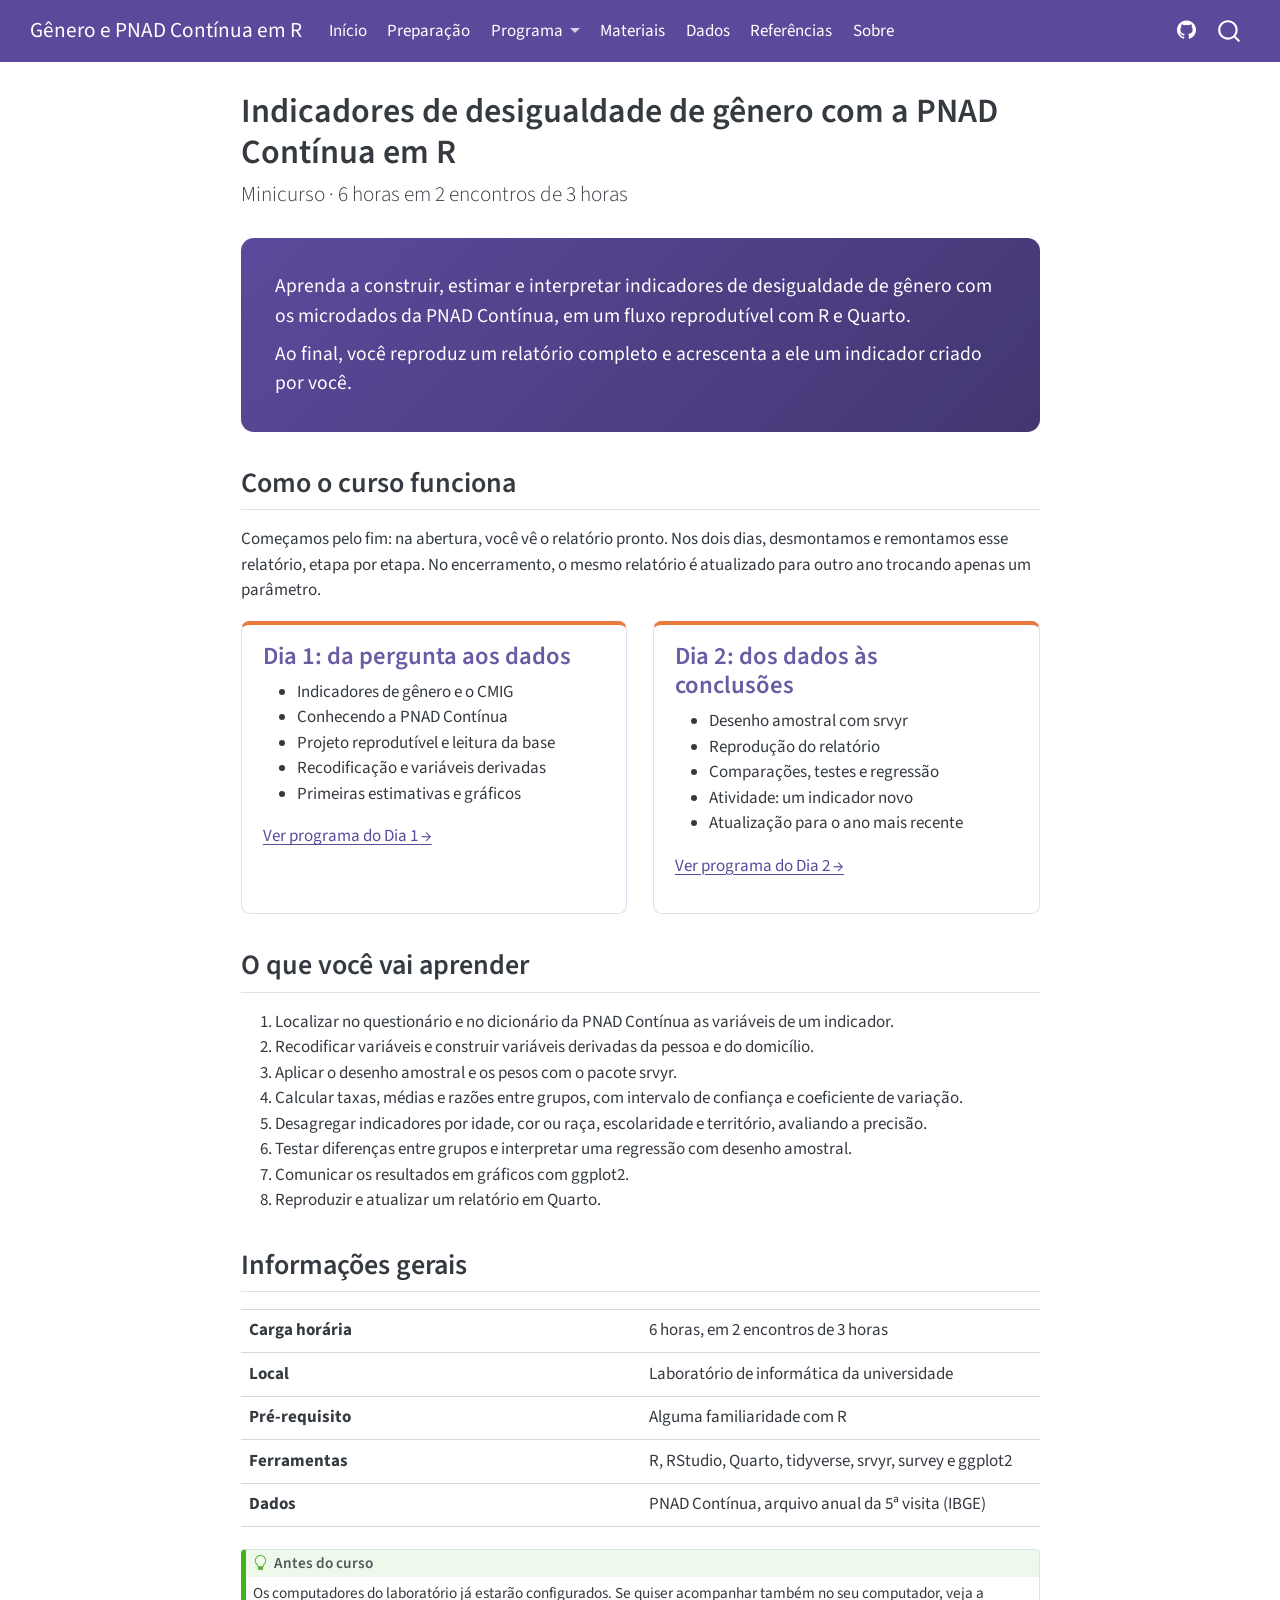
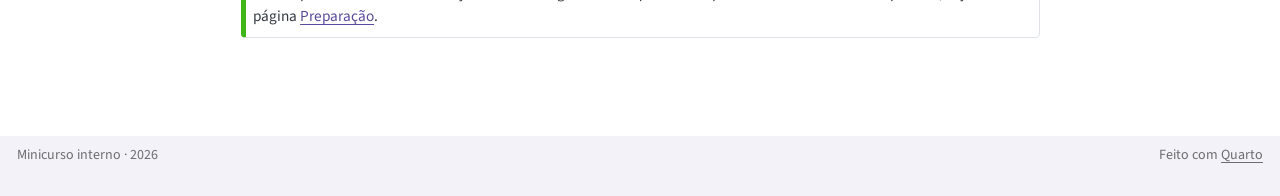
<file: index.html>
<!DOCTYPE html>
<html xmlns="http://www.w3.org/1999/xhtml" lang="pt" xml:lang="pt"><head>

<meta charset="utf-8">
<meta name="generator" content="quarto-1.10.18">

<meta name="viewport" content="width=device-width, initial-scale=1.0, user-scalable=yes">


<title>Indicadores de desigualdade de gênero com a PNAD Contínua em R – Gênero e PNAD Contínua em R</title>
<style>
/* Default styles provided by pandoc.
** See https://pandoc.org/MANUAL.html#variables-for-html for config info.
*/
span.smallcaps{font-variant: small-caps;}
div.columns{display: flex; gap: 1.5em;}
div.column{flex: auto;}
@media screen {
div.columns{gap: min(4vw, 1.5em);}
div.column{overflow-x: auto;}
}
div.hanging-indent{margin-left: 1.5em; text-indent: -1.5em;}
ul.task-list{list-style: none;}
ul.task-list li input[type="checkbox"] {
  width: 0.8em;
  margin: 0 0.8em 0.2em -1em; /* quarto-specific, see https://github.com/quarto-dev/quarto-cli/issues/4556 */ 
  vertical-align: middle;
}
</style>


<script src="site_libs/quarto-nav/quarto-nav.js"></script>
<script src="site_libs/quarto-nav/headroom.min.js"></script>
<script src="site_libs/clipboard/clipboard.min.js"></script>
<script src="site_libs/quarto-search/autocomplete.umd.js"></script>
<script src="site_libs/quarto-search/fuse.min.js"></script>
<script src="site_libs/quarto-search/quarto-search.js"></script>
<meta name="quarto:offset" content="./">
<script src="site_libs/quarto-html/quarto.js" type="module"></script>
<script src="site_libs/quarto-html/tabsets/tabsets.js" type="module"></script>
<script src="site_libs/quarto-html/popper.min.js"></script>
<script src="site_libs/quarto-html/tippy.umd.min.js"></script>
<script src="site_libs/quarto-html/anchor.min.js"></script>
<link href="site_libs/quarto-html/tippy.css" rel="stylesheet">
<link href="site_libs/quarto-html/quarto-syntax-highlighting-64a204ab8560d761af7679ceaba22944.css" rel="stylesheet" id="quarto-text-highlighting-styles">
<script src="site_libs/bootstrap/bootstrap.min.js"></script>
<link href="site_libs/bootstrap/bootstrap-icons.css" rel="stylesheet">
<link href="site_libs/bootstrap/bootstrap-3ebdaf4cea9aa4f282991ccc1f4b893b.min.css" rel="stylesheet" append-hash="true" id="quarto-bootstrap" data-mode="light">
<script id="quarto-search-options" type="application/json">{
  "location": "navbar",
  "copy-button": false,
  "collapse-after": 3,
  "panel-placement": "end",
  "type": "overlay",
  "limit": 50,
  "keyboard-shortcut": [
    "f",
    "/",
    "s"
  ],
  "show-item-context": false,
  "language": {
    "search-no-results-text": "Nenhum resultado",
    "search-matching-documents-text": "documentos correspondentes",
    "search-copy-link-title": "Copiar link para a busca",
    "search-hide-matches-text": "Esconder correspondências adicionais",
    "search-more-match-text": "mais correspondência neste documento",
    "search-more-matches-text": "mais correspondências neste documento",
    "search-clear-button-title": "Limpar",
    "search-text-placeholder": "",
    "search-detached-cancel-button-title": "Cancelar",
    "search-submit-button-title": "Enviar",
    "search-label": "Procurar"
  }
}</script>
<meta name="robots" content="noindex, nofollow">


<link rel="stylesheet" href="styles.css">
</head>

<body class="nav-fixed fullcontent quarto-light">

<div id="quarto-search-results"></div>
  <header id="quarto-header" class="headroom fixed-top">
    <nav class="navbar navbar-expand-lg " data-bs-theme="dark">
      <div class="navbar-container container-fluid">
      <div class="navbar-brand-container mx-auto">
    <a class="navbar-brand" href="./index.html">
    <span class="navbar-title">Gênero e PNAD Contínua em R</span>
    </a>
  </div>
            <div id="quarto-search" class="" title="Procurar"></div>
          <button class="navbar-toggler" type="button" data-bs-toggle="collapse" data-bs-target="#navbarCollapse" aria-controls="navbarCollapse" role="menu" aria-expanded="false" aria-label="Alternar de navegação" onclick="if (window.quartoToggleHeadroom) { window.quartoToggleHeadroom(); }">
  <span class="navbar-toggler-icon"></span>
</button>
          <div class="collapse navbar-collapse" id="navbarCollapse">
            <ul class="navbar-nav navbar-nav-scroll me-auto">
  <li class="nav-item">
    <a class="nav-link active" href="./index.html" aria-current="page"> 
<span class="menu-text">Início</span></a>
  </li>  
  <li class="nav-item">
    <a class="nav-link" href="./preparacao.html"> 
<span class="menu-text">Preparação</span></a>
  </li>  
  <li class="nav-item dropdown ">
    <a class="nav-link dropdown-toggle" href="#" id="nav-menu-programa" role="link" data-bs-toggle="dropdown" aria-expanded="false">
 <span class="menu-text">Programa</span>
    </a>
    <ul class="dropdown-menu" aria-labelledby="nav-menu-programa">    
        <li>
    <a class="dropdown-item" href="./dia1.html">
 <span class="dropdown-text">Dia 1: da pergunta aos dados</span></a>
  </li>  
        <li>
    <a class="dropdown-item" href="./dia2.html">
 <span class="dropdown-text">Dia 2: dos dados às conclusões</span></a>
  </li>  
        <li>
    <a class="dropdown-item" href="./relatorio.html">
 <span class="dropdown-text">Relatório final</span></a>
  </li>  
    </ul>
  </li>
  <li class="nav-item">
    <a class="nav-link" href="./materiais.html"> 
<span class="menu-text">Materiais</span></a>
  </li>  
  <li class="nav-item">
    <a class="nav-link" href="./dados.html"> 
<span class="menu-text">Dados</span></a>
  </li>  
  <li class="nav-item">
    <a class="nav-link" href="./referencias.html"> 
<span class="menu-text">Referências</span></a>
  </li>  
  <li class="nav-item">
    <a class="nav-link" href="./about.html"> 
<span class="menu-text">Sobre</span></a>
  </li>  
</ul>
            <ul class="navbar-nav navbar-nav-scroll ms-auto">
  <li class="nav-item compact">
    <a class="nav-link" href="https://github.com/LincolnTSilva/minicurso-genero-pnadc"> <i class="bi bi-github" role="img" aria-label="Repositório no GitHub">
</i> 
<span class="menu-text"></span></a>
  </li>  
</ul>
          </div> <!-- /navcollapse -->
            <div class="quarto-navbar-tools">
</div>
      </div> <!-- /container-fluid -->
    </nav>
</header>
<!-- content -->
<div id="quarto-content" class="quarto-container page-columns page-rows-contents page-layout-article page-navbar">
<!-- sidebar -->
<!-- margin-sidebar -->
    
<!-- main -->
<main class="content" id="quarto-document-content">

<header id="title-block-header" class="quarto-title-block default">
<div class="quarto-title">
<h1 class="title">Indicadores de desigualdade de gênero com a PNAD Contínua em R</h1>
<p class="subtitle lead">Minicurso · 6 horas em 2 encontros de 3 horas</p>
</div>



<div class="quarto-title-meta">

    
  
    
  </div>
  


</header>


<div class="destaque">
<p>Aprenda a construir, estimar e interpretar indicadores de desigualdade de gênero com os microdados da PNAD Contínua, em um fluxo reprodutível com R e Quarto.</p>
<p>Ao final, você reproduz um relatório completo e acrescenta a ele um indicador criado por você.</p>
</div>
<section id="como-o-curso-funciona" class="level2">
<h2 class="anchored" data-anchor-id="como-o-curso-funciona">Como o curso funciona</h2>
<p>Começamos pelo fim: na abertura, você vê o relatório pronto. Nos dois dias, desmontamos e remontamos esse relatório, etapa por etapa. No encerramento, o mesmo relatório é atualizado para outro ano trocando apenas um parâmetro.</p>
<div class="grid">
<div class="g-col-12 g-col-md-6">
<section id="dia-1-da-pergunta-aos-dados" class="level3 cartao">
<h3 class="anchored" data-anchor-id="dia-1-da-pergunta-aos-dados">Dia 1: da pergunta aos dados</h3>
<ul>
<li>Indicadores de gênero e o CMIG</li>
<li>Conhecendo a PNAD Contínua</li>
<li>Projeto reprodutível e leitura da base</li>
<li>Recodificação e variáveis derivadas</li>
<li>Primeiras estimativas e gráficos</li>
</ul>
<p><a href="./dia1.html">Ver programa do Dia 1 →</a></p>
</section>
</div>
<div class="g-col-12 g-col-md-6">
<section id="dia-2-dos-dados-às-conclusões" class="level3 cartao">
<h3 class="anchored" data-anchor-id="dia-2-dos-dados-às-conclusões">Dia 2: dos dados às conclusões</h3>
<ul>
<li>Desenho amostral com srvyr</li>
<li>Reprodução do relatório</li>
<li>Comparações, testes e regressão</li>
<li>Atividade: um indicador novo</li>
<li>Atualização para o ano mais recente</li>
</ul>
<p><a href="./dia2.html">Ver programa do Dia 2 →</a></p>
</section>
</div>
</div>
</section>
<section id="o-que-você-vai-aprender" class="level2">
<h2 class="anchored" data-anchor-id="o-que-você-vai-aprender">O que você vai aprender</h2>
<ol type="1">
<li>Localizar no questionário e no dicionário da PNAD Contínua as variáveis de um indicador.</li>
<li>Recodificar variáveis e construir variáveis derivadas da pessoa e do domicílio.</li>
<li>Aplicar o desenho amostral e os pesos com o pacote srvyr.</li>
<li>Calcular taxas, médias e razões entre grupos, com intervalo de confiança e coeficiente de variação.</li>
<li>Desagregar indicadores por idade, cor ou raça, escolaridade e território, avaliando a precisão.</li>
<li>Testar diferenças entre grupos e interpretar uma regressão com desenho amostral.</li>
<li>Comunicar os resultados em gráficos com ggplot2.</li>
<li>Reproduzir e atualizar um relatório em Quarto.</li>
</ol>
</section>
<section id="informações-gerais" class="level2">
<h2 class="anchored" data-anchor-id="informações-gerais">Informações gerais</h2>
<table class="caption-top table">
<colgroup>
<col style="width: 50%">
<col style="width: 50%">
</colgroup>
<tbody>
<tr class="odd">
<td><strong>Carga horária</strong></td>
<td>6 horas, em 2 encontros de 3 horas</td>
</tr>
<tr class="even">
<td><strong>Local</strong></td>
<td>Laboratório de informática da universidade</td>
</tr>
<tr class="odd">
<td><strong>Pré-requisito</strong></td>
<td>Alguma familiaridade com R</td>
</tr>
<tr class="even">
<td><strong>Ferramentas</strong></td>
<td>R, RStudio, Quarto, tidyverse, srvyr, survey e ggplot2</td>
</tr>
<tr class="odd">
<td><strong>Dados</strong></td>
<td>PNAD Contínua, arquivo anual da 5ª visita (IBGE)</td>
</tr>
</tbody>
</table>
<div class="callout callout-style-default callout-tip callout-titled">
<div class="callout-header d-flex align-content-center">
<div class="callout-icon-container">
<i class="callout-icon"></i>
</div>
<div class="callout-title-container flex-fill">
<span class="screen-reader-only">Dica</span>Antes do curso
</div>
</div>
<div class="callout-body-container callout-body">
<p>Os computadores do laboratório já estarão configurados. Se quiser acompanhar também no seu computador, veja a página <a href="./preparacao.html">Preparação</a>.</p>
</div>
</div>


</section>

<a onclick="window.scrollTo(0, 0); return false;" role="button" id="quarto-back-to-top"><i class="bi bi-arrow-up"></i> De volta ao topo</a></main> <!-- /main -->
<script id="quarto-html-after-body" type="application/javascript">
  window.document.addEventListener("DOMContentLoaded", function (event) {
    const icon = "";
    const anchorJS = new window.AnchorJS();
    anchorJS.options = {
      placement: 'right',
      icon: icon
    };
    anchorJS.add('.anchored');
    const isCodeAnnotation = (el) => {
      for (const clz of el.classList) {
        if (clz.startsWith('code-annotation-')) {                     
          return true;
        }
      }
      return false;
    }
    const onCopySuccess = function(e) {
      // button target
      const button = e.trigger;
      // don't keep focus
      button.blur();
      // flash "checked"
      button.classList.add('code-copy-button-checked');
      var currentTitle = button.getAttribute("title");
      button.setAttribute("title", "Copiada");
      let tooltip;
      if (window.bootstrap) {
        button.setAttribute("data-bs-toggle", "tooltip");
        button.setAttribute("data-bs-placement", "left");
        button.setAttribute("data-bs-title", "Copiada");
        tooltip = new bootstrap.Tooltip(button, 
          { trigger: "manual", 
            customClass: "code-copy-button-tooltip",
            offset: [0, -8]});
        tooltip.show();    
      }
      setTimeout(function() {
        if (tooltip) {
          tooltip.hide();
          button.removeAttribute("data-bs-title");
          button.removeAttribute("data-bs-toggle");
          button.removeAttribute("data-bs-placement");
        }
        button.setAttribute("title", currentTitle);
        button.classList.remove('code-copy-button-checked');
      }, 1000);
      // clear code selection
      e.clearSelection();
    }
    const getTextToCopy = function(trigger) {
      const outerScaffold = trigger.parentElement.cloneNode(true);
      const codeEl = outerScaffold.querySelector('code');
      for (const childEl of codeEl.children) {
        if (isCodeAnnotation(childEl)) {
          childEl.remove();
        }
      }
      return codeEl.innerText;
    }
    const clipboard = new window.ClipboardJS('.code-copy-button:not([data-in-quarto-modal])', {
      text: getTextToCopy
    });
    clipboard.on('success', onCopySuccess);
    if (window.document.getElementById('quarto-embedded-source-code-modal')) {
      const clipboardModal = new window.ClipboardJS('.code-copy-button[data-in-quarto-modal]', {
        text: getTextToCopy,
        container: window.document.getElementById('quarto-embedded-source-code-modal')
      });
      clipboardModal.on('success', onCopySuccess);
    }
      var localhostRegex = new RegExp(/^(?:http|https):\/\/localhost\:?[0-9]*\//);
      var mailtoRegex = new RegExp(/^mailto:/);
        var filterRegex = new RegExp("https:\/\/lincolntsilva\.github\.io\/minicurso-genero-pnadc\/");
      var isInternal = (href) => {
          return filterRegex.test(href) || localhostRegex.test(href) || mailtoRegex.test(href);
      }
      // Inspect non-navigation links and adorn them if external
     var links = window.document.querySelectorAll('a[href]:not(.nav-link):not(.navbar-brand):not(.toc-action):not(.sidebar-link):not(.sidebar-item-toggle):not(.pagination-link):not(.no-external):not([aria-hidden]):not(.dropdown-item):not(.quarto-navigation-tool):not(.about-link)');
      for (var i=0; i<links.length; i++) {
        const link = links[i];
        if (!isInternal(link.href)) {
          // undo the damage that might have been done by quarto-nav.js in the case of
          // links that we want to consider external
          if (link.dataset.originalHref !== undefined) {
            link.href = link.dataset.originalHref;
          }
        }
      }
    function tippyHover(el, contentFn, onTriggerFn, onUntriggerFn) {
      const config = {
        allowHTML: true,
        maxWidth: 500,
        delay: 100,
        arrow: false,
        appendTo: function(el) {
            return el.parentElement;
        },
        interactive: true,
        interactiveBorder: 10,
        theme: 'quarto',
        placement: 'bottom-start',
      };
      if (contentFn) {
        config.content = contentFn;
      }
      if (onTriggerFn) {
        config.onTrigger = onTriggerFn;
      }
      if (onUntriggerFn) {
        config.onUntrigger = onUntriggerFn;
      }
      window.tippy(el, config); 
    }
    const noterefs = window.document.querySelectorAll('a[role="doc-noteref"]');
    for (var i=0; i<noterefs.length; i++) {
      const ref = noterefs[i];
      tippyHover(ref, function() {
        // use id or data attribute instead here
        let href = ref.getAttribute('data-footnote-href') || ref.getAttribute('href');
        try { href = new URL(href).hash; } catch {}
        const id = href.replace(/^#\/?/, "");
        const note = window.document.getElementById(id);
        if (note) {
          return note.innerHTML;
        } else {
          return "";
        }
      });
    }
    const xrefs = window.document.querySelectorAll('a.quarto-xref');
    const processXRef = (id, note) => {
      // Strip column container classes
      const stripColumnClz = (el) => {
        el.classList.remove("page-full", "page-columns");
        if (el.children) {
          for (const child of el.children) {
            stripColumnClz(child);
          }
        }
      }
      stripColumnClz(note)
      if (id === null || id.startsWith('sec-')) {
        // Special case sections, only their first couple elements
        const container = document.createElement("div");
        if (note.children && note.children.length > 2) {
          container.appendChild(note.children[0].cloneNode(true));
          for (let i = 1; i < note.children.length; i++) {
            const child = note.children[i];
            if (child.tagName === "P" && child.innerText === "") {
              continue;
            } else {
              container.appendChild(child.cloneNode(true));
              break;
            }
          }
          if (window.Quarto?.typesetMath) {
            window.Quarto.typesetMath(container);
          }
          return container.innerHTML
        } else {
          if (window.Quarto?.typesetMath) {
            window.Quarto.typesetMath(note);
          }
          return note.innerHTML;
        }
      } else {
        // Remove any anchor links if they are present
        const anchorLink = note.querySelector('a.anchorjs-link');
        if (anchorLink) {
          anchorLink.remove();
        }
        if (window.Quarto?.typesetMath) {
          window.Quarto.typesetMath(note);
        }
        if (note.classList.contains("callout")) {
          return note.outerHTML;
        } else {
          return note.innerHTML;
        }
      }
    }
    for (var i=0; i<xrefs.length; i++) {
      const xref = xrefs[i];
      tippyHover(xref, undefined, function(instance) {
        instance.disable();
        let url = xref.getAttribute('href');
        let hash = undefined; 
        if (url.startsWith('#')) {
          hash = url;
        } else {
          try { hash = new URL(url).hash; } catch {}
        }
        if (hash) {
          const id = hash.replace(/^#\/?/, "");
          const note = window.document.getElementById(id);
          if (note !== null) {
            try {
              const html = processXRef(id, note.cloneNode(true));
              instance.setContent(html);
            } finally {
              instance.enable();
              instance.show();
            }
          } else {
            // See if we can fetch this
            fetch(url.split('#')[0])
            .then(res => res.text())
            .then(html => {
              const parser = new DOMParser();
              const htmlDoc = parser.parseFromString(html, "text/html");
              const note = htmlDoc.getElementById(id);
              if (note !== null) {
                const html = processXRef(id, note);
                instance.setContent(html);
              } 
            }).finally(() => {
              instance.enable();
              instance.show();
            });
          }
        } else {
          // See if we can fetch a full url (with no hash to target)
          // This is a special case and we should probably do some content thinning / targeting
          fetch(url)
          .then(res => res.text())
          .then(html => {
            const parser = new DOMParser();
            const htmlDoc = parser.parseFromString(html, "text/html");
            const note = htmlDoc.querySelector('main.content');
            if (note !== null) {
              // This should only happen for chapter cross references
              // (since there is no id in the URL)
              // remove the first header
              if (note.children.length > 0 && note.children[0].tagName === "HEADER") {
                note.children[0].remove();
              }
              const html = processXRef(null, note);
              instance.setContent(html);
            } 
          }).finally(() => {
            instance.enable();
            instance.show();
          });
        }
      }, function(instance) {
      });
    }
        let selectedAnnoteEl;
        const selectorForAnnotation = ( cell, annotation) => {
          let cellAttr = 'data-code-cell="' + cell + '"';
          let lineAttr = 'data-code-annotation="' +  annotation + '"';
          const selector = 'span[' + cellAttr + '][' + lineAttr + ']';
          return selector;
        }
        const selectCodeLines = (annoteEl) => {
          const doc = window.document;
          const targetCell = annoteEl.getAttribute("data-target-cell");
          const targetAnnotation = annoteEl.getAttribute("data-target-annotation");
          const annoteSpan = window.document.querySelector(selectorForAnnotation(targetCell, targetAnnotation));
          const lines = annoteSpan.getAttribute("data-code-lines").split(",");
          const lineIds = lines.map((line) => {
            return targetCell + "-" + line;
          })
          let top = null;
          let height = null;
          let parent = null;
          if (lineIds.length > 0) {
              //compute the position of the single el (top and bottom and make a div)
              const el = window.document.getElementById(lineIds[0]);
              top = el.offsetTop;
              height = el.offsetHeight;
              parent = el.parentElement.parentElement;
            if (lineIds.length > 1) {
              const lastEl = window.document.getElementById(lineIds[lineIds.length - 1]);
              const bottom = lastEl.offsetTop + lastEl.offsetHeight;
              height = bottom - top;
            }
            if (top !== null && height !== null && parent !== null) {
              // cook up a div (if necessary) and position it 
              let div = window.document.getElementById("code-annotation-line-highlight");
              if (div === null) {
                div = window.document.createElement("div");
                div.setAttribute("id", "code-annotation-line-highlight");
                div.style.position = 'absolute';
                parent.appendChild(div);
              }
              div.style.top = top - 2 + "px";
              div.style.height = height + 4 + "px";
              div.style.left = 0;
              let gutterDiv = window.document.getElementById("code-annotation-line-highlight-gutter");
              if (gutterDiv === null) {
                gutterDiv = window.document.createElement("div");
                gutterDiv.setAttribute("id", "code-annotation-line-highlight-gutter");
                gutterDiv.style.position = 'absolute';
                const codeCell = window.document.getElementById(targetCell);
                const gutter = codeCell.querySelector('.code-annotation-gutter');
                gutter.appendChild(gutterDiv);
              }
              gutterDiv.style.top = top - 2 + "px";
              gutterDiv.style.height = height + 4 + "px";
            }
            selectedAnnoteEl = annoteEl;
          }
        };
        const unselectCodeLines = () => {
          const elementsIds = ["code-annotation-line-highlight", "code-annotation-line-highlight-gutter"];
          elementsIds.forEach((elId) => {
            const div = window.document.getElementById(elId);
            if (div) {
              div.remove();
            }
          });
          selectedAnnoteEl = undefined;
        };
          // Handle positioning of the toggle
      window.addEventListener(
        "resize",
        throttle(() => {
          elRect = undefined;
          if (selectedAnnoteEl) {
            selectCodeLines(selectedAnnoteEl);
          }
        }, 10)
      );
      function throttle(fn, ms) {
      let throttle = false;
      let timer;
        return (...args) => {
          if(!throttle) { // first call gets through
              fn.apply(this, args);
              throttle = true;
          } else { // all the others get throttled
              if(timer) clearTimeout(timer); // cancel #2
              timer = setTimeout(() => {
                fn.apply(this, args);
                timer = throttle = false;
              }, ms);
          }
        };
      }
        // Attach click handler to the DT
        const annoteDls = window.document.querySelectorAll('dt[data-target-cell]');
        for (const annoteDlNode of annoteDls) {
          annoteDlNode.addEventListener('click', (event) => {
            const clickedEl = event.target;
            if (clickedEl !== selectedAnnoteEl) {
              unselectCodeLines();
              const activeEl = window.document.querySelector('dt[data-target-cell].code-annotation-active');
              if (activeEl) {
                activeEl.classList.remove('code-annotation-active');
              }
              selectCodeLines(clickedEl);
              clickedEl.classList.add('code-annotation-active');
            } else {
              // Unselect the line
              unselectCodeLines();
              clickedEl.classList.remove('code-annotation-active');
            }
          });
        }
    const findCites = (el) => {
      const parentEl = el.parentElement;
      if (parentEl) {
        const cites = parentEl.dataset.cites;
        if (cites) {
          return {
            el,
            cites: cites.split(' ')
          };
        } else {
          return findCites(el.parentElement)
        }
      } else {
        return undefined;
      }
    };
    var bibliorefs = window.document.querySelectorAll('a[role="doc-biblioref"]');
    for (var i=0; i<bibliorefs.length; i++) {
      const ref = bibliorefs[i];
      const citeInfo = findCites(ref);
      if (citeInfo) {
        tippyHover(citeInfo.el, function() {
          var popup = window.document.createElement('div');
          citeInfo.cites.forEach(function(cite) {
            var citeDiv = window.document.createElement('div');
            citeDiv.classList.add('hanging-indent');
            citeDiv.classList.add('csl-entry');
            var biblioDiv = window.document.getElementById('ref-' + cite);
            if (biblioDiv) {
              citeDiv.innerHTML = biblioDiv.innerHTML;
            }
            popup.appendChild(citeDiv);
          });
          return popup.innerHTML;
        });
      }
    }
  });
  </script>
</div> <!-- /content -->
<footer class="footer">
  <div class="nav-footer">
    <div class="nav-footer-left">
<p>Minicurso interno · 2026</p>
</div>   
    <div class="nav-footer-center">
      &nbsp;
    </div>
    <div class="nav-footer-right">
<p>Feito com <a href="https://quarto.org">Quarto</a></p>
</div>
  </div>
</footer>




</body></html>
</file>
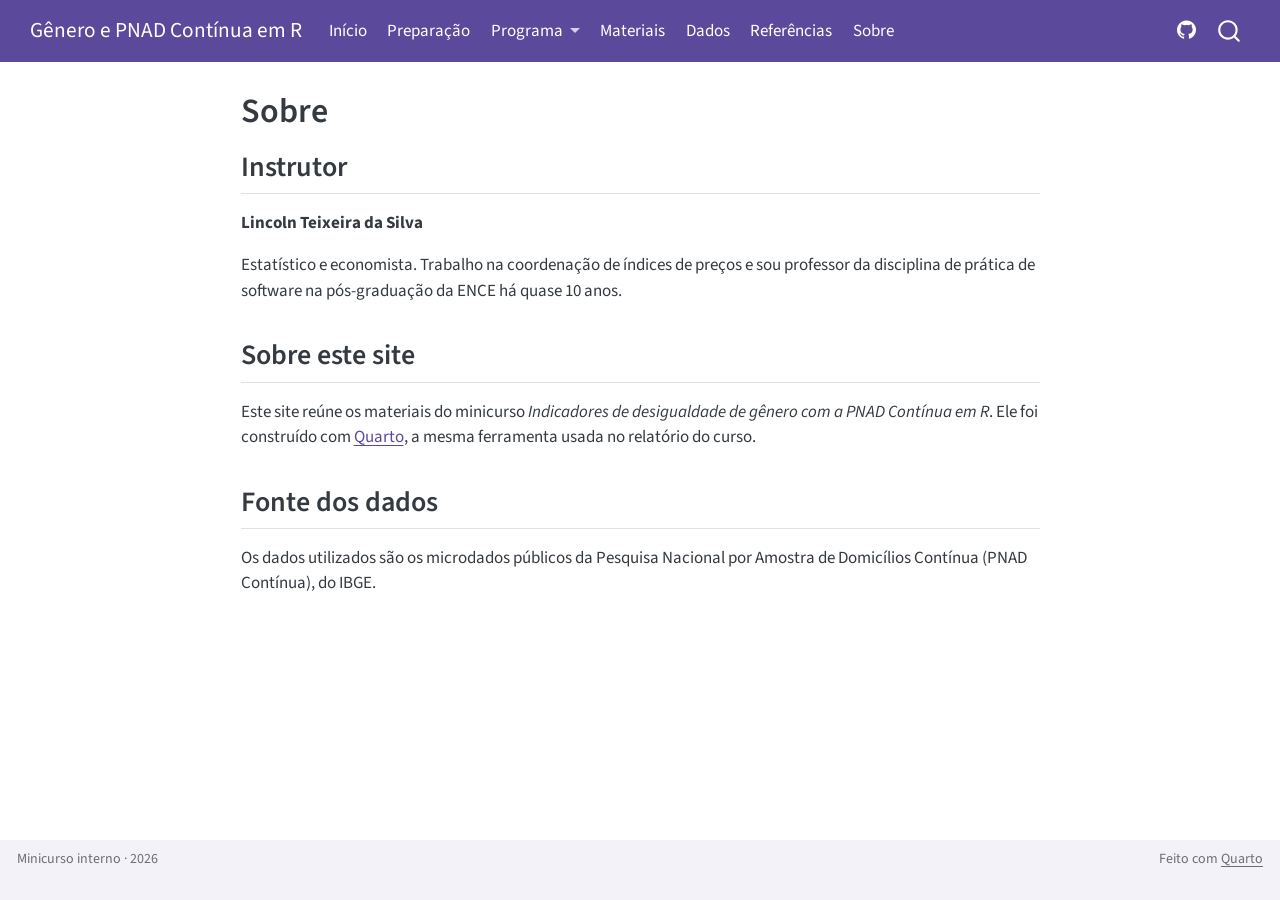
<file: about.html>
<!DOCTYPE html>
<html xmlns="http://www.w3.org/1999/xhtml" lang="pt" xml:lang="pt"><head>

<meta charset="utf-8">
<meta name="generator" content="quarto-1.10.18">

<meta name="viewport" content="width=device-width, initial-scale=1.0, user-scalable=yes">


<title>Sobre – Gênero e PNAD Contínua em R</title>
<style>
/* Default styles provided by pandoc.
** See https://pandoc.org/MANUAL.html#variables-for-html for config info.
*/
span.smallcaps{font-variant: small-caps;}
div.columns{display: flex; gap: 1.5em;}
div.column{flex: auto;}
@media screen {
div.columns{gap: min(4vw, 1.5em);}
div.column{overflow-x: auto;}
}
div.hanging-indent{margin-left: 1.5em; text-indent: -1.5em;}
ul.task-list{list-style: none;}
ul.task-list li input[type="checkbox"] {
  width: 0.8em;
  margin: 0 0.8em 0.2em -1em; /* quarto-specific, see https://github.com/quarto-dev/quarto-cli/issues/4556 */ 
  vertical-align: middle;
}
</style>


<script src="site_libs/quarto-nav/quarto-nav.js"></script>
<script src="site_libs/quarto-nav/headroom.min.js"></script>
<script src="site_libs/clipboard/clipboard.min.js"></script>
<script src="site_libs/quarto-search/autocomplete.umd.js"></script>
<script src="site_libs/quarto-search/fuse.min.js"></script>
<script src="site_libs/quarto-search/quarto-search.js"></script>
<meta name="quarto:offset" content="./">
<script src="site_libs/quarto-html/quarto.js" type="module"></script>
<script src="site_libs/quarto-html/tabsets/tabsets.js" type="module"></script>
<script src="site_libs/quarto-html/popper.min.js"></script>
<script src="site_libs/quarto-html/tippy.umd.min.js"></script>
<script src="site_libs/quarto-html/anchor.min.js"></script>
<link href="site_libs/quarto-html/tippy.css" rel="stylesheet">
<link href="site_libs/quarto-html/quarto-syntax-highlighting-64a204ab8560d761af7679ceaba22944.css" rel="stylesheet" id="quarto-text-highlighting-styles">
<script src="site_libs/bootstrap/bootstrap.min.js"></script>
<link href="site_libs/bootstrap/bootstrap-icons.css" rel="stylesheet">
<link href="site_libs/bootstrap/bootstrap-3ebdaf4cea9aa4f282991ccc1f4b893b.min.css" rel="stylesheet" append-hash="true" id="quarto-bootstrap" data-mode="light">
<script id="quarto-search-options" type="application/json">{
  "location": "navbar",
  "copy-button": false,
  "collapse-after": 3,
  "panel-placement": "end",
  "type": "overlay",
  "limit": 50,
  "keyboard-shortcut": [
    "f",
    "/",
    "s"
  ],
  "show-item-context": false,
  "language": {
    "search-no-results-text": "Nenhum resultado",
    "search-matching-documents-text": "documentos correspondentes",
    "search-copy-link-title": "Copiar link para a busca",
    "search-hide-matches-text": "Esconder correspondências adicionais",
    "search-more-match-text": "mais correspondência neste documento",
    "search-more-matches-text": "mais correspondências neste documento",
    "search-clear-button-title": "Limpar",
    "search-text-placeholder": "",
    "search-detached-cancel-button-title": "Cancelar",
    "search-submit-button-title": "Enviar",
    "search-label": "Procurar"
  }
}</script>
<meta name="robots" content="noindex, nofollow">


<link rel="stylesheet" href="styles.css">
</head>

<body class="nav-fixed fullcontent quarto-light">

<div id="quarto-search-results"></div>
  <header id="quarto-header" class="headroom fixed-top">
    <nav class="navbar navbar-expand-lg " data-bs-theme="dark">
      <div class="navbar-container container-fluid">
      <div class="navbar-brand-container mx-auto">
    <a class="navbar-brand" href="./index.html">
    <span class="navbar-title">Gênero e PNAD Contínua em R</span>
    </a>
  </div>
            <div id="quarto-search" class="" title="Procurar"></div>
          <button class="navbar-toggler" type="button" data-bs-toggle="collapse" data-bs-target="#navbarCollapse" aria-controls="navbarCollapse" role="menu" aria-expanded="false" aria-label="Alternar de navegação" onclick="if (window.quartoToggleHeadroom) { window.quartoToggleHeadroom(); }">
  <span class="navbar-toggler-icon"></span>
</button>
          <div class="collapse navbar-collapse" id="navbarCollapse">
            <ul class="navbar-nav navbar-nav-scroll me-auto">
  <li class="nav-item">
    <a class="nav-link" href="./index.html"> 
<span class="menu-text">Início</span></a>
  </li>  
  <li class="nav-item">
    <a class="nav-link" href="./preparacao.html"> 
<span class="menu-text">Preparação</span></a>
  </li>  
  <li class="nav-item dropdown ">
    <a class="nav-link dropdown-toggle" href="#" id="nav-menu-programa" role="link" data-bs-toggle="dropdown" aria-expanded="false">
 <span class="menu-text">Programa</span>
    </a>
    <ul class="dropdown-menu" aria-labelledby="nav-menu-programa">    
        <li>
    <a class="dropdown-item" href="./dia1.html">
 <span class="dropdown-text">Dia 1: da pergunta aos dados</span></a>
  </li>  
        <li>
    <a class="dropdown-item" href="./dia2.html">
 <span class="dropdown-text">Dia 2: dos dados às conclusões</span></a>
  </li>  
        <li>
    <a class="dropdown-item" href="./relatorio.html">
 <span class="dropdown-text">Relatório final</span></a>
  </li>  
    </ul>
  </li>
  <li class="nav-item">
    <a class="nav-link" href="./materiais.html"> 
<span class="menu-text">Materiais</span></a>
  </li>  
  <li class="nav-item">
    <a class="nav-link" href="./dados.html"> 
<span class="menu-text">Dados</span></a>
  </li>  
  <li class="nav-item">
    <a class="nav-link" href="./referencias.html"> 
<span class="menu-text">Referências</span></a>
  </li>  
  <li class="nav-item">
    <a class="nav-link active" href="./about.html" aria-current="page"> 
<span class="menu-text">Sobre</span></a>
  </li>  
</ul>
            <ul class="navbar-nav navbar-nav-scroll ms-auto">
  <li class="nav-item compact">
    <a class="nav-link" href="https://github.com/LincolnTSilva/minicurso-genero-pnadc"> <i class="bi bi-github" role="img" aria-label="Repositório no GitHub">
</i> 
<span class="menu-text"></span></a>
  </li>  
</ul>
          </div> <!-- /navcollapse -->
            <div class="quarto-navbar-tools">
</div>
      </div> <!-- /container-fluid -->
    </nav>
</header>
<!-- content -->
<div id="quarto-content" class="quarto-container page-columns page-rows-contents page-layout-article page-navbar">
<!-- sidebar -->
<!-- margin-sidebar -->
    
<!-- main -->
<main class="content" id="quarto-document-content">

<header id="title-block-header" class="quarto-title-block default">
<div class="quarto-title">
<h1 class="title">Sobre</h1>
</div>



<div class="quarto-title-meta">

    
  
    
  </div>
  


</header>


<section id="instrutor" class="level2">
<h2 class="anchored" data-anchor-id="instrutor">Instrutor</h2>
<p><strong>Lincoln Teixeira da Silva</strong></p>
<p>Estatístico e economista. Trabalho na coordenação de índices de preços e sou professor da disciplina de prática de software na pós-graduação da ENCE há quase 10 anos.</p>
</section>
<section id="sobre-este-site" class="level2">
<h2 class="anchored" data-anchor-id="sobre-este-site">Sobre este site</h2>
<p>Este site reúne os materiais do minicurso <em>Indicadores de desigualdade de gênero com a PNAD Contínua em R</em>. Ele foi construído com <a href="https://quarto.org">Quarto</a>, a mesma ferramenta usada no relatório do curso.</p>
</section>
<section id="fonte-dos-dados" class="level2">
<h2 class="anchored" data-anchor-id="fonte-dos-dados">Fonte dos dados</h2>
<p>Os dados utilizados são os microdados públicos da Pesquisa Nacional por Amostra de Domicílios Contínua (PNAD Contínua), do IBGE.</p>


</section>

<a onclick="window.scrollTo(0, 0); return false;" role="button" id="quarto-back-to-top"><i class="bi bi-arrow-up"></i> De volta ao topo</a></main> <!-- /main -->
<script id="quarto-html-after-body" type="application/javascript">
  window.document.addEventListener("DOMContentLoaded", function (event) {
    const icon = "";
    const anchorJS = new window.AnchorJS();
    anchorJS.options = {
      placement: 'right',
      icon: icon
    };
    anchorJS.add('.anchored');
    const isCodeAnnotation = (el) => {
      for (const clz of el.classList) {
        if (clz.startsWith('code-annotation-')) {                     
          return true;
        }
      }
      return false;
    }
    const onCopySuccess = function(e) {
      // button target
      const button = e.trigger;
      // don't keep focus
      button.blur();
      // flash "checked"
      button.classList.add('code-copy-button-checked');
      var currentTitle = button.getAttribute("title");
      button.setAttribute("title", "Copiada");
      let tooltip;
      if (window.bootstrap) {
        button.setAttribute("data-bs-toggle", "tooltip");
        button.setAttribute("data-bs-placement", "left");
        button.setAttribute("data-bs-title", "Copiada");
        tooltip = new bootstrap.Tooltip(button, 
          { trigger: "manual", 
            customClass: "code-copy-button-tooltip",
            offset: [0, -8]});
        tooltip.show();    
      }
      setTimeout(function() {
        if (tooltip) {
          tooltip.hide();
          button.removeAttribute("data-bs-title");
          button.removeAttribute("data-bs-toggle");
          button.removeAttribute("data-bs-placement");
        }
        button.setAttribute("title", currentTitle);
        button.classList.remove('code-copy-button-checked');
      }, 1000);
      // clear code selection
      e.clearSelection();
    }
    const getTextToCopy = function(trigger) {
      const outerScaffold = trigger.parentElement.cloneNode(true);
      const codeEl = outerScaffold.querySelector('code');
      for (const childEl of codeEl.children) {
        if (isCodeAnnotation(childEl)) {
          childEl.remove();
        }
      }
      return codeEl.innerText;
    }
    const clipboard = new window.ClipboardJS('.code-copy-button:not([data-in-quarto-modal])', {
      text: getTextToCopy
    });
    clipboard.on('success', onCopySuccess);
    if (window.document.getElementById('quarto-embedded-source-code-modal')) {
      const clipboardModal = new window.ClipboardJS('.code-copy-button[data-in-quarto-modal]', {
        text: getTextToCopy,
        container: window.document.getElementById('quarto-embedded-source-code-modal')
      });
      clipboardModal.on('success', onCopySuccess);
    }
      var localhostRegex = new RegExp(/^(?:http|https):\/\/localhost\:?[0-9]*\//);
      var mailtoRegex = new RegExp(/^mailto:/);
        var filterRegex = new RegExp("https:\/\/lincolntsilva\.github\.io\/minicurso-genero-pnadc\/");
      var isInternal = (href) => {
          return filterRegex.test(href) || localhostRegex.test(href) || mailtoRegex.test(href);
      }
      // Inspect non-navigation links and adorn them if external
     var links = window.document.querySelectorAll('a[href]:not(.nav-link):not(.navbar-brand):not(.toc-action):not(.sidebar-link):not(.sidebar-item-toggle):not(.pagination-link):not(.no-external):not([aria-hidden]):not(.dropdown-item):not(.quarto-navigation-tool):not(.about-link)');
      for (var i=0; i<links.length; i++) {
        const link = links[i];
        if (!isInternal(link.href)) {
          // undo the damage that might have been done by quarto-nav.js in the case of
          // links that we want to consider external
          if (link.dataset.originalHref !== undefined) {
            link.href = link.dataset.originalHref;
          }
        }
      }
    function tippyHover(el, contentFn, onTriggerFn, onUntriggerFn) {
      const config = {
        allowHTML: true,
        maxWidth: 500,
        delay: 100,
        arrow: false,
        appendTo: function(el) {
            return el.parentElement;
        },
        interactive: true,
        interactiveBorder: 10,
        theme: 'quarto',
        placement: 'bottom-start',
      };
      if (contentFn) {
        config.content = contentFn;
      }
      if (onTriggerFn) {
        config.onTrigger = onTriggerFn;
      }
      if (onUntriggerFn) {
        config.onUntrigger = onUntriggerFn;
      }
      window.tippy(el, config); 
    }
    const noterefs = window.document.querySelectorAll('a[role="doc-noteref"]');
    for (var i=0; i<noterefs.length; i++) {
      const ref = noterefs[i];
      tippyHover(ref, function() {
        // use id or data attribute instead here
        let href = ref.getAttribute('data-footnote-href') || ref.getAttribute('href');
        try { href = new URL(href).hash; } catch {}
        const id = href.replace(/^#\/?/, "");
        const note = window.document.getElementById(id);
        if (note) {
          return note.innerHTML;
        } else {
          return "";
        }
      });
    }
    const xrefs = window.document.querySelectorAll('a.quarto-xref');
    const processXRef = (id, note) => {
      // Strip column container classes
      const stripColumnClz = (el) => {
        el.classList.remove("page-full", "page-columns");
        if (el.children) {
          for (const child of el.children) {
            stripColumnClz(child);
          }
        }
      }
      stripColumnClz(note)
      if (id === null || id.startsWith('sec-')) {
        // Special case sections, only their first couple elements
        const container = document.createElement("div");
        if (note.children && note.children.length > 2) {
          container.appendChild(note.children[0].cloneNode(true));
          for (let i = 1; i < note.children.length; i++) {
            const child = note.children[i];
            if (child.tagName === "P" && child.innerText === "") {
              continue;
            } else {
              container.appendChild(child.cloneNode(true));
              break;
            }
          }
          if (window.Quarto?.typesetMath) {
            window.Quarto.typesetMath(container);
          }
          return container.innerHTML
        } else {
          if (window.Quarto?.typesetMath) {
            window.Quarto.typesetMath(note);
          }
          return note.innerHTML;
        }
      } else {
        // Remove any anchor links if they are present
        const anchorLink = note.querySelector('a.anchorjs-link');
        if (anchorLink) {
          anchorLink.remove();
        }
        if (window.Quarto?.typesetMath) {
          window.Quarto.typesetMath(note);
        }
        if (note.classList.contains("callout")) {
          return note.outerHTML;
        } else {
          return note.innerHTML;
        }
      }
    }
    for (var i=0; i<xrefs.length; i++) {
      const xref = xrefs[i];
      tippyHover(xref, undefined, function(instance) {
        instance.disable();
        let url = xref.getAttribute('href');
        let hash = undefined; 
        if (url.startsWith('#')) {
          hash = url;
        } else {
          try { hash = new URL(url).hash; } catch {}
        }
        if (hash) {
          const id = hash.replace(/^#\/?/, "");
          const note = window.document.getElementById(id);
          if (note !== null) {
            try {
              const html = processXRef(id, note.cloneNode(true));
              instance.setContent(html);
            } finally {
              instance.enable();
              instance.show();
            }
          } else {
            // See if we can fetch this
            fetch(url.split('#')[0])
            .then(res => res.text())
            .then(html => {
              const parser = new DOMParser();
              const htmlDoc = parser.parseFromString(html, "text/html");
              const note = htmlDoc.getElementById(id);
              if (note !== null) {
                const html = processXRef(id, note);
                instance.setContent(html);
              } 
            }).finally(() => {
              instance.enable();
              instance.show();
            });
          }
        } else {
          // See if we can fetch a full url (with no hash to target)
          // This is a special case and we should probably do some content thinning / targeting
          fetch(url)
          .then(res => res.text())
          .then(html => {
            const parser = new DOMParser();
            const htmlDoc = parser.parseFromString(html, "text/html");
            const note = htmlDoc.querySelector('main.content');
            if (note !== null) {
              // This should only happen for chapter cross references
              // (since there is no id in the URL)
              // remove the first header
              if (note.children.length > 0 && note.children[0].tagName === "HEADER") {
                note.children[0].remove();
              }
              const html = processXRef(null, note);
              instance.setContent(html);
            } 
          }).finally(() => {
            instance.enable();
            instance.show();
          });
        }
      }, function(instance) {
      });
    }
        let selectedAnnoteEl;
        const selectorForAnnotation = ( cell, annotation) => {
          let cellAttr = 'data-code-cell="' + cell + '"';
          let lineAttr = 'data-code-annotation="' +  annotation + '"';
          const selector = 'span[' + cellAttr + '][' + lineAttr + ']';
          return selector;
        }
        const selectCodeLines = (annoteEl) => {
          const doc = window.document;
          const targetCell = annoteEl.getAttribute("data-target-cell");
          const targetAnnotation = annoteEl.getAttribute("data-target-annotation");
          const annoteSpan = window.document.querySelector(selectorForAnnotation(targetCell, targetAnnotation));
          const lines = annoteSpan.getAttribute("data-code-lines").split(",");
          const lineIds = lines.map((line) => {
            return targetCell + "-" + line;
          })
          let top = null;
          let height = null;
          let parent = null;
          if (lineIds.length > 0) {
              //compute the position of the single el (top and bottom and make a div)
              const el = window.document.getElementById(lineIds[0]);
              top = el.offsetTop;
              height = el.offsetHeight;
              parent = el.parentElement.parentElement;
            if (lineIds.length > 1) {
              const lastEl = window.document.getElementById(lineIds[lineIds.length - 1]);
              const bottom = lastEl.offsetTop + lastEl.offsetHeight;
              height = bottom - top;
            }
            if (top !== null && height !== null && parent !== null) {
              // cook up a div (if necessary) and position it 
              let div = window.document.getElementById("code-annotation-line-highlight");
              if (div === null) {
                div = window.document.createElement("div");
                div.setAttribute("id", "code-annotation-line-highlight");
                div.style.position = 'absolute';
                parent.appendChild(div);
              }
              div.style.top = top - 2 + "px";
              div.style.height = height + 4 + "px";
              div.style.left = 0;
              let gutterDiv = window.document.getElementById("code-annotation-line-highlight-gutter");
              if (gutterDiv === null) {
                gutterDiv = window.document.createElement("div");
                gutterDiv.setAttribute("id", "code-annotation-line-highlight-gutter");
                gutterDiv.style.position = 'absolute';
                const codeCell = window.document.getElementById(targetCell);
                const gutter = codeCell.querySelector('.code-annotation-gutter');
                gutter.appendChild(gutterDiv);
              }
              gutterDiv.style.top = top - 2 + "px";
              gutterDiv.style.height = height + 4 + "px";
            }
            selectedAnnoteEl = annoteEl;
          }
        };
        const unselectCodeLines = () => {
          const elementsIds = ["code-annotation-line-highlight", "code-annotation-line-highlight-gutter"];
          elementsIds.forEach((elId) => {
            const div = window.document.getElementById(elId);
            if (div) {
              div.remove();
            }
          });
          selectedAnnoteEl = undefined;
        };
          // Handle positioning of the toggle
      window.addEventListener(
        "resize",
        throttle(() => {
          elRect = undefined;
          if (selectedAnnoteEl) {
            selectCodeLines(selectedAnnoteEl);
          }
        }, 10)
      );
      function throttle(fn, ms) {
      let throttle = false;
      let timer;
        return (...args) => {
          if(!throttle) { // first call gets through
              fn.apply(this, args);
              throttle = true;
          } else { // all the others get throttled
              if(timer) clearTimeout(timer); // cancel #2
              timer = setTimeout(() => {
                fn.apply(this, args);
                timer = throttle = false;
              }, ms);
          }
        };
      }
        // Attach click handler to the DT
        const annoteDls = window.document.querySelectorAll('dt[data-target-cell]');
        for (const annoteDlNode of annoteDls) {
          annoteDlNode.addEventListener('click', (event) => {
            const clickedEl = event.target;
            if (clickedEl !== selectedAnnoteEl) {
              unselectCodeLines();
              const activeEl = window.document.querySelector('dt[data-target-cell].code-annotation-active');
              if (activeEl) {
                activeEl.classList.remove('code-annotation-active');
              }
              selectCodeLines(clickedEl);
              clickedEl.classList.add('code-annotation-active');
            } else {
              // Unselect the line
              unselectCodeLines();
              clickedEl.classList.remove('code-annotation-active');
            }
          });
        }
    const findCites = (el) => {
      const parentEl = el.parentElement;
      if (parentEl) {
        const cites = parentEl.dataset.cites;
        if (cites) {
          return {
            el,
            cites: cites.split(' ')
          };
        } else {
          return findCites(el.parentElement)
        }
      } else {
        return undefined;
      }
    };
    var bibliorefs = window.document.querySelectorAll('a[role="doc-biblioref"]');
    for (var i=0; i<bibliorefs.length; i++) {
      const ref = bibliorefs[i];
      const citeInfo = findCites(ref);
      if (citeInfo) {
        tippyHover(citeInfo.el, function() {
          var popup = window.document.createElement('div');
          citeInfo.cites.forEach(function(cite) {
            var citeDiv = window.document.createElement('div');
            citeDiv.classList.add('hanging-indent');
            citeDiv.classList.add('csl-entry');
            var biblioDiv = window.document.getElementById('ref-' + cite);
            if (biblioDiv) {
              citeDiv.innerHTML = biblioDiv.innerHTML;
            }
            popup.appendChild(citeDiv);
          });
          return popup.innerHTML;
        });
      }
    }
  });
  </script>
</div> <!-- /content -->
<footer class="footer">
  <div class="nav-footer">
    <div class="nav-footer-left">
<p>Minicurso interno · 2026</p>
</div>   
    <div class="nav-footer-center">
      &nbsp;
    </div>
    <div class="nav-footer-right">
<p>Feito com <a href="https://quarto.org">Quarto</a></p>
</div>
  </div>
</footer>




</body></html>
</file>
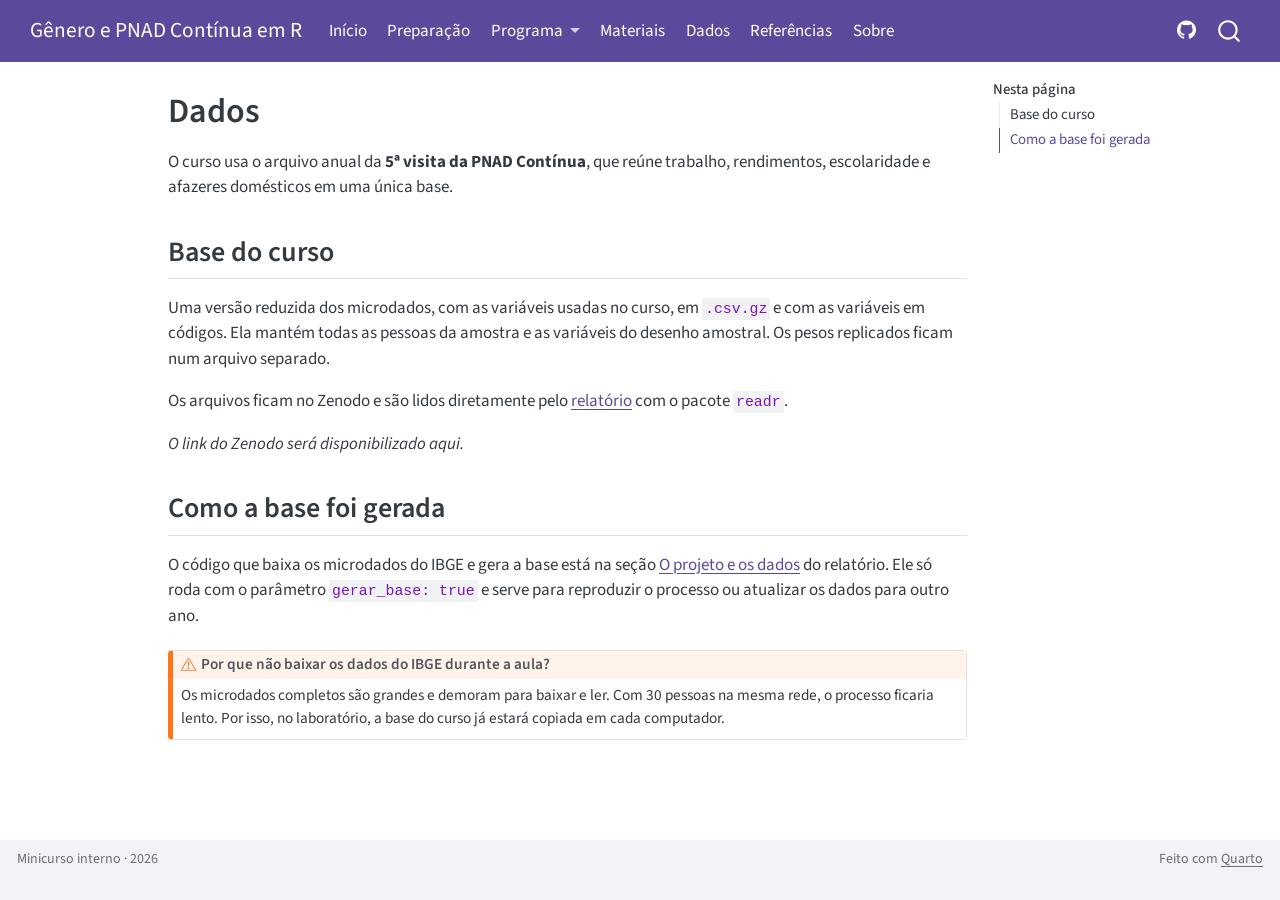
<file: dados.html>
<!DOCTYPE html>
<html xmlns="http://www.w3.org/1999/xhtml" lang="pt" xml:lang="pt"><head>

<meta charset="utf-8">
<meta name="generator" content="quarto-1.10.18">

<meta name="viewport" content="width=device-width, initial-scale=1.0, user-scalable=yes">


<title>Dados – Gênero e PNAD Contínua em R</title>
<style>
/* Default styles provided by pandoc.
** See https://pandoc.org/MANUAL.html#variables-for-html for config info.
*/
span.smallcaps{font-variant: small-caps;}
div.columns{display: flex; gap: 1.5em;}
div.column{flex: auto;}
@media screen {
div.columns{gap: min(4vw, 1.5em);}
div.column{overflow-x: auto;}
}
div.hanging-indent{margin-left: 1.5em; text-indent: -1.5em;}
ul.task-list{list-style: none;}
ul.task-list li input[type="checkbox"] {
  width: 0.8em;
  margin: 0 0.8em 0.2em -1em; /* quarto-specific, see https://github.com/quarto-dev/quarto-cli/issues/4556 */ 
  vertical-align: middle;
}
</style>


<script src="site_libs/quarto-nav/quarto-nav.js"></script>
<script src="site_libs/quarto-nav/headroom.min.js"></script>
<script src="site_libs/clipboard/clipboard.min.js"></script>
<script src="site_libs/quarto-search/autocomplete.umd.js"></script>
<script src="site_libs/quarto-search/fuse.min.js"></script>
<script src="site_libs/quarto-search/quarto-search.js"></script>
<meta name="quarto:offset" content="./">
<script src="site_libs/quarto-html/quarto.js" type="module"></script>
<script src="site_libs/quarto-html/tabsets/tabsets.js" type="module"></script>
<script src="site_libs/quarto-html/popper.min.js"></script>
<script src="site_libs/quarto-html/tippy.umd.min.js"></script>
<script src="site_libs/quarto-html/anchor.min.js"></script>
<link href="site_libs/quarto-html/tippy.css" rel="stylesheet">
<link href="site_libs/quarto-html/quarto-syntax-highlighting-64a204ab8560d761af7679ceaba22944.css" rel="stylesheet" id="quarto-text-highlighting-styles">
<script src="site_libs/bootstrap/bootstrap.min.js"></script>
<link href="site_libs/bootstrap/bootstrap-icons.css" rel="stylesheet">
<link href="site_libs/bootstrap/bootstrap-3ebdaf4cea9aa4f282991ccc1f4b893b.min.css" rel="stylesheet" append-hash="true" id="quarto-bootstrap" data-mode="light">
<script id="quarto-search-options" type="application/json">{
  "location": "navbar",
  "copy-button": false,
  "collapse-after": 3,
  "panel-placement": "end",
  "type": "overlay",
  "limit": 50,
  "keyboard-shortcut": [
    "f",
    "/",
    "s"
  ],
  "show-item-context": false,
  "language": {
    "search-no-results-text": "Nenhum resultado",
    "search-matching-documents-text": "documentos correspondentes",
    "search-copy-link-title": "Copiar link para a busca",
    "search-hide-matches-text": "Esconder correspondências adicionais",
    "search-more-match-text": "mais correspondência neste documento",
    "search-more-matches-text": "mais correspondências neste documento",
    "search-clear-button-title": "Limpar",
    "search-text-placeholder": "",
    "search-detached-cancel-button-title": "Cancelar",
    "search-submit-button-title": "Enviar",
    "search-label": "Procurar"
  }
}</script>
<meta name="robots" content="noindex, nofollow">


<link rel="stylesheet" href="styles.css">
</head>

<body class="nav-fixed quarto-light">

<div id="quarto-search-results"></div>
  <header id="quarto-header" class="headroom fixed-top">
    <nav class="navbar navbar-expand-lg " data-bs-theme="dark">
      <div class="navbar-container container-fluid">
      <div class="navbar-brand-container mx-auto">
    <a class="navbar-brand" href="./index.html">
    <span class="navbar-title">Gênero e PNAD Contínua em R</span>
    </a>
  </div>
            <div id="quarto-search" class="" title="Procurar"></div>
          <button class="navbar-toggler" type="button" data-bs-toggle="collapse" data-bs-target="#navbarCollapse" aria-controls="navbarCollapse" role="menu" aria-expanded="false" aria-label="Alternar de navegação" onclick="if (window.quartoToggleHeadroom) { window.quartoToggleHeadroom(); }">
  <span class="navbar-toggler-icon"></span>
</button>
          <div class="collapse navbar-collapse" id="navbarCollapse">
            <ul class="navbar-nav navbar-nav-scroll me-auto">
  <li class="nav-item">
    <a class="nav-link" href="./index.html"> 
<span class="menu-text">Início</span></a>
  </li>  
  <li class="nav-item">
    <a class="nav-link" href="./preparacao.html"> 
<span class="menu-text">Preparação</span></a>
  </li>  
  <li class="nav-item dropdown ">
    <a class="nav-link dropdown-toggle" href="#" id="nav-menu-programa" role="link" data-bs-toggle="dropdown" aria-expanded="false">
 <span class="menu-text">Programa</span>
    </a>
    <ul class="dropdown-menu" aria-labelledby="nav-menu-programa">    
        <li>
    <a class="dropdown-item" href="./dia1.html">
 <span class="dropdown-text">Dia 1: da pergunta aos dados</span></a>
  </li>  
        <li>
    <a class="dropdown-item" href="./dia2.html">
 <span class="dropdown-text">Dia 2: dos dados às conclusões</span></a>
  </li>  
        <li>
    <a class="dropdown-item" href="./relatorio.html">
 <span class="dropdown-text">Relatório final</span></a>
  </li>  
    </ul>
  </li>
  <li class="nav-item">
    <a class="nav-link" href="./materiais.html"> 
<span class="menu-text">Materiais</span></a>
  </li>  
  <li class="nav-item">
    <a class="nav-link active" href="./dados.html" aria-current="page"> 
<span class="menu-text">Dados</span></a>
  </li>  
  <li class="nav-item">
    <a class="nav-link" href="./referencias.html"> 
<span class="menu-text">Referências</span></a>
  </li>  
  <li class="nav-item">
    <a class="nav-link" href="./about.html"> 
<span class="menu-text">Sobre</span></a>
  </li>  
</ul>
            <ul class="navbar-nav navbar-nav-scroll ms-auto">
  <li class="nav-item compact">
    <a class="nav-link" href="https://github.com/LincolnTSilva/minicurso-genero-pnadc"> <i class="bi bi-github" role="img" aria-label="Repositório no GitHub">
</i> 
<span class="menu-text"></span></a>
  </li>  
</ul>
          </div> <!-- /navcollapse -->
            <div class="quarto-navbar-tools">
</div>
      </div> <!-- /container-fluid -->
    </nav>
</header>
<!-- content -->
<div id="quarto-content" class="quarto-container page-columns page-rows-contents page-layout-article page-navbar">
<!-- sidebar -->
<!-- margin-sidebar -->
    <div id="quarto-margin-sidebar" class="sidebar margin-sidebar">
        <nav id="TOC" role="doc-toc" class="toc-active">
    <h2 id="toc-title">Nesta página</h2>
   
  <ul>
  <li><a href="#base-do-curso" id="toc-base-do-curso" class="nav-link active" data-scroll-target="#base-do-curso">Base do curso</a></li>
  <li><a href="#como-a-base-foi-gerada" id="toc-como-a-base-foi-gerada" class="nav-link" data-scroll-target="#como-a-base-foi-gerada">Como a base foi gerada</a></li>
  </ul>
</nav>
    </div>
<!-- main -->
<main class="content" id="quarto-document-content">

<header id="title-block-header" class="quarto-title-block default">
<div class="quarto-title">
<h1 class="title">Dados</h1>
</div>



<div class="quarto-title-meta">

    
  
    
  </div>
  


</header>


<p>O curso usa o arquivo anual da <strong>5ª visita da PNAD Contínua</strong>, que reúne trabalho, rendimentos, escolaridade e afazeres domésticos em uma única base.</p>
<section id="base-do-curso" class="level2">
<h2 class="anchored" data-anchor-id="base-do-curso">Base do curso</h2>
<p>Uma versão reduzida dos microdados, com as variáveis usadas no curso, em <code>.csv.gz</code> e com as variáveis em códigos. Ela mantém todas as pessoas da amostra e as variáveis do desenho amostral. Os pesos replicados ficam num arquivo separado.</p>
<p>Os arquivos ficam no Zenodo e são lidos diretamente pelo <a href="./relatorio.html">relatório</a> com o pacote <code>readr</code>.</p>
<p><em>O link do Zenodo será disponibilizado aqui.</em></p>
</section>
<section id="como-a-base-foi-gerada" class="level2">
<h2 class="anchored" data-anchor-id="como-a-base-foi-gerada">Como a base foi gerada</h2>
<p>O código que baixa os microdados do IBGE e gera a base está na seção <a href="./relatorio.html#o-projeto-e-os-dados">O projeto e os dados</a> do relatório. Ele só roda com o parâmetro <code>gerar_base: true</code> e serve para reproduzir o processo ou atualizar os dados para outro ano.</p>
<div class="callout callout-style-default callout-warning callout-titled">
<div class="callout-header d-flex align-content-center">
<div class="callout-icon-container">
<i class="callout-icon"></i>
</div>
<div class="callout-title-container flex-fill">
<span class="screen-reader-only">Aviso</span>Por que não baixar os dados do IBGE durante a aula?
</div>
</div>
<div class="callout-body-container callout-body">
<p>Os microdados completos são grandes e demoram para baixar e ler. Com 30 pessoas na mesma rede, o processo ficaria lento. Por isso, no laboratório, a base do curso já estará copiada em cada computador.</p>
</div>
</div>


</section>

<a onclick="window.scrollTo(0, 0); return false;" role="button" id="quarto-back-to-top"><i class="bi bi-arrow-up"></i> De volta ao topo</a></main> <!-- /main -->
<script id="quarto-html-after-body" type="application/javascript">
  window.document.addEventListener("DOMContentLoaded", function (event) {
    const icon = "";
    const anchorJS = new window.AnchorJS();
    anchorJS.options = {
      placement: 'right',
      icon: icon
    };
    anchorJS.add('.anchored');
    const isCodeAnnotation = (el) => {
      for (const clz of el.classList) {
        if (clz.startsWith('code-annotation-')) {                     
          return true;
        }
      }
      return false;
    }
    const onCopySuccess = function(e) {
      // button target
      const button = e.trigger;
      // don't keep focus
      button.blur();
      // flash "checked"
      button.classList.add('code-copy-button-checked');
      var currentTitle = button.getAttribute("title");
      button.setAttribute("title", "Copiada");
      let tooltip;
      if (window.bootstrap) {
        button.setAttribute("data-bs-toggle", "tooltip");
        button.setAttribute("data-bs-placement", "left");
        button.setAttribute("data-bs-title", "Copiada");
        tooltip = new bootstrap.Tooltip(button, 
          { trigger: "manual", 
            customClass: "code-copy-button-tooltip",
            offset: [0, -8]});
        tooltip.show();    
      }
      setTimeout(function() {
        if (tooltip) {
          tooltip.hide();
          button.removeAttribute("data-bs-title");
          button.removeAttribute("data-bs-toggle");
          button.removeAttribute("data-bs-placement");
        }
        button.setAttribute("title", currentTitle);
        button.classList.remove('code-copy-button-checked');
      }, 1000);
      // clear code selection
      e.clearSelection();
    }
    const getTextToCopy = function(trigger) {
      const outerScaffold = trigger.parentElement.cloneNode(true);
      const codeEl = outerScaffold.querySelector('code');
      for (const childEl of codeEl.children) {
        if (isCodeAnnotation(childEl)) {
          childEl.remove();
        }
      }
      return codeEl.innerText;
    }
    const clipboard = new window.ClipboardJS('.code-copy-button:not([data-in-quarto-modal])', {
      text: getTextToCopy
    });
    clipboard.on('success', onCopySuccess);
    if (window.document.getElementById('quarto-embedded-source-code-modal')) {
      const clipboardModal = new window.ClipboardJS('.code-copy-button[data-in-quarto-modal]', {
        text: getTextToCopy,
        container: window.document.getElementById('quarto-embedded-source-code-modal')
      });
      clipboardModal.on('success', onCopySuccess);
    }
      var localhostRegex = new RegExp(/^(?:http|https):\/\/localhost\:?[0-9]*\//);
      var mailtoRegex = new RegExp(/^mailto:/);
        var filterRegex = new RegExp("https:\/\/lincolntsilva\.github\.io\/minicurso-genero-pnadc\/");
      var isInternal = (href) => {
          return filterRegex.test(href) || localhostRegex.test(href) || mailtoRegex.test(href);
      }
      // Inspect non-navigation links and adorn them if external
     var links = window.document.querySelectorAll('a[href]:not(.nav-link):not(.navbar-brand):not(.toc-action):not(.sidebar-link):not(.sidebar-item-toggle):not(.pagination-link):not(.no-external):not([aria-hidden]):not(.dropdown-item):not(.quarto-navigation-tool):not(.about-link)');
      for (var i=0; i<links.length; i++) {
        const link = links[i];
        if (!isInternal(link.href)) {
          // undo the damage that might have been done by quarto-nav.js in the case of
          // links that we want to consider external
          if (link.dataset.originalHref !== undefined) {
            link.href = link.dataset.originalHref;
          }
        }
      }
    function tippyHover(el, contentFn, onTriggerFn, onUntriggerFn) {
      const config = {
        allowHTML: true,
        maxWidth: 500,
        delay: 100,
        arrow: false,
        appendTo: function(el) {
            return el.parentElement;
        },
        interactive: true,
        interactiveBorder: 10,
        theme: 'quarto',
        placement: 'bottom-start',
      };
      if (contentFn) {
        config.content = contentFn;
      }
      if (onTriggerFn) {
        config.onTrigger = onTriggerFn;
      }
      if (onUntriggerFn) {
        config.onUntrigger = onUntriggerFn;
      }
      window.tippy(el, config); 
    }
    const noterefs = window.document.querySelectorAll('a[role="doc-noteref"]');
    for (var i=0; i<noterefs.length; i++) {
      const ref = noterefs[i];
      tippyHover(ref, function() {
        // use id or data attribute instead here
        let href = ref.getAttribute('data-footnote-href') || ref.getAttribute('href');
        try { href = new URL(href).hash; } catch {}
        const id = href.replace(/^#\/?/, "");
        const note = window.document.getElementById(id);
        if (note) {
          return note.innerHTML;
        } else {
          return "";
        }
      });
    }
    const xrefs = window.document.querySelectorAll('a.quarto-xref');
    const processXRef = (id, note) => {
      // Strip column container classes
      const stripColumnClz = (el) => {
        el.classList.remove("page-full", "page-columns");
        if (el.children) {
          for (const child of el.children) {
            stripColumnClz(child);
          }
        }
      }
      stripColumnClz(note)
      if (id === null || id.startsWith('sec-')) {
        // Special case sections, only their first couple elements
        const container = document.createElement("div");
        if (note.children && note.children.length > 2) {
          container.appendChild(note.children[0].cloneNode(true));
          for (let i = 1; i < note.children.length; i++) {
            const child = note.children[i];
            if (child.tagName === "P" && child.innerText === "") {
              continue;
            } else {
              container.appendChild(child.cloneNode(true));
              break;
            }
          }
          if (window.Quarto?.typesetMath) {
            window.Quarto.typesetMath(container);
          }
          return container.innerHTML
        } else {
          if (window.Quarto?.typesetMath) {
            window.Quarto.typesetMath(note);
          }
          return note.innerHTML;
        }
      } else {
        // Remove any anchor links if they are present
        const anchorLink = note.querySelector('a.anchorjs-link');
        if (anchorLink) {
          anchorLink.remove();
        }
        if (window.Quarto?.typesetMath) {
          window.Quarto.typesetMath(note);
        }
        if (note.classList.contains("callout")) {
          return note.outerHTML;
        } else {
          return note.innerHTML;
        }
      }
    }
    for (var i=0; i<xrefs.length; i++) {
      const xref = xrefs[i];
      tippyHover(xref, undefined, function(instance) {
        instance.disable();
        let url = xref.getAttribute('href');
        let hash = undefined; 
        if (url.startsWith('#')) {
          hash = url;
        } else {
          try { hash = new URL(url).hash; } catch {}
        }
        if (hash) {
          const id = hash.replace(/^#\/?/, "");
          const note = window.document.getElementById(id);
          if (note !== null) {
            try {
              const html = processXRef(id, note.cloneNode(true));
              instance.setContent(html);
            } finally {
              instance.enable();
              instance.show();
            }
          } else {
            // See if we can fetch this
            fetch(url.split('#')[0])
            .then(res => res.text())
            .then(html => {
              const parser = new DOMParser();
              const htmlDoc = parser.parseFromString(html, "text/html");
              const note = htmlDoc.getElementById(id);
              if (note !== null) {
                const html = processXRef(id, note);
                instance.setContent(html);
              } 
            }).finally(() => {
              instance.enable();
              instance.show();
            });
          }
        } else {
          // See if we can fetch a full url (with no hash to target)
          // This is a special case and we should probably do some content thinning / targeting
          fetch(url)
          .then(res => res.text())
          .then(html => {
            const parser = new DOMParser();
            const htmlDoc = parser.parseFromString(html, "text/html");
            const note = htmlDoc.querySelector('main.content');
            if (note !== null) {
              // This should only happen for chapter cross references
              // (since there is no id in the URL)
              // remove the first header
              if (note.children.length > 0 && note.children[0].tagName === "HEADER") {
                note.children[0].remove();
              }
              const html = processXRef(null, note);
              instance.setContent(html);
            } 
          }).finally(() => {
            instance.enable();
            instance.show();
          });
        }
      }, function(instance) {
      });
    }
        let selectedAnnoteEl;
        const selectorForAnnotation = ( cell, annotation) => {
          let cellAttr = 'data-code-cell="' + cell + '"';
          let lineAttr = 'data-code-annotation="' +  annotation + '"';
          const selector = 'span[' + cellAttr + '][' + lineAttr + ']';
          return selector;
        }
        const selectCodeLines = (annoteEl) => {
          const doc = window.document;
          const targetCell = annoteEl.getAttribute("data-target-cell");
          const targetAnnotation = annoteEl.getAttribute("data-target-annotation");
          const annoteSpan = window.document.querySelector(selectorForAnnotation(targetCell, targetAnnotation));
          const lines = annoteSpan.getAttribute("data-code-lines").split(",");
          const lineIds = lines.map((line) => {
            return targetCell + "-" + line;
          })
          let top = null;
          let height = null;
          let parent = null;
          if (lineIds.length > 0) {
              //compute the position of the single el (top and bottom and make a div)
              const el = window.document.getElementById(lineIds[0]);
              top = el.offsetTop;
              height = el.offsetHeight;
              parent = el.parentElement.parentElement;
            if (lineIds.length > 1) {
              const lastEl = window.document.getElementById(lineIds[lineIds.length - 1]);
              const bottom = lastEl.offsetTop + lastEl.offsetHeight;
              height = bottom - top;
            }
            if (top !== null && height !== null && parent !== null) {
              // cook up a div (if necessary) and position it 
              let div = window.document.getElementById("code-annotation-line-highlight");
              if (div === null) {
                div = window.document.createElement("div");
                div.setAttribute("id", "code-annotation-line-highlight");
                div.style.position = 'absolute';
                parent.appendChild(div);
              }
              div.style.top = top - 2 + "px";
              div.style.height = height + 4 + "px";
              div.style.left = 0;
              let gutterDiv = window.document.getElementById("code-annotation-line-highlight-gutter");
              if (gutterDiv === null) {
                gutterDiv = window.document.createElement("div");
                gutterDiv.setAttribute("id", "code-annotation-line-highlight-gutter");
                gutterDiv.style.position = 'absolute';
                const codeCell = window.document.getElementById(targetCell);
                const gutter = codeCell.querySelector('.code-annotation-gutter');
                gutter.appendChild(gutterDiv);
              }
              gutterDiv.style.top = top - 2 + "px";
              gutterDiv.style.height = height + 4 + "px";
            }
            selectedAnnoteEl = annoteEl;
          }
        };
        const unselectCodeLines = () => {
          const elementsIds = ["code-annotation-line-highlight", "code-annotation-line-highlight-gutter"];
          elementsIds.forEach((elId) => {
            const div = window.document.getElementById(elId);
            if (div) {
              div.remove();
            }
          });
          selectedAnnoteEl = undefined;
        };
          // Handle positioning of the toggle
      window.addEventListener(
        "resize",
        throttle(() => {
          elRect = undefined;
          if (selectedAnnoteEl) {
            selectCodeLines(selectedAnnoteEl);
          }
        }, 10)
      );
      function throttle(fn, ms) {
      let throttle = false;
      let timer;
        return (...args) => {
          if(!throttle) { // first call gets through
              fn.apply(this, args);
              throttle = true;
          } else { // all the others get throttled
              if(timer) clearTimeout(timer); // cancel #2
              timer = setTimeout(() => {
                fn.apply(this, args);
                timer = throttle = false;
              }, ms);
          }
        };
      }
        // Attach click handler to the DT
        const annoteDls = window.document.querySelectorAll('dt[data-target-cell]');
        for (const annoteDlNode of annoteDls) {
          annoteDlNode.addEventListener('click', (event) => {
            const clickedEl = event.target;
            if (clickedEl !== selectedAnnoteEl) {
              unselectCodeLines();
              const activeEl = window.document.querySelector('dt[data-target-cell].code-annotation-active');
              if (activeEl) {
                activeEl.classList.remove('code-annotation-active');
              }
              selectCodeLines(clickedEl);
              clickedEl.classList.add('code-annotation-active');
            } else {
              // Unselect the line
              unselectCodeLines();
              clickedEl.classList.remove('code-annotation-active');
            }
          });
        }
    const findCites = (el) => {
      const parentEl = el.parentElement;
      if (parentEl) {
        const cites = parentEl.dataset.cites;
        if (cites) {
          return {
            el,
            cites: cites.split(' ')
          };
        } else {
          return findCites(el.parentElement)
        }
      } else {
        return undefined;
      }
    };
    var bibliorefs = window.document.querySelectorAll('a[role="doc-biblioref"]');
    for (var i=0; i<bibliorefs.length; i++) {
      const ref = bibliorefs[i];
      const citeInfo = findCites(ref);
      if (citeInfo) {
        tippyHover(citeInfo.el, function() {
          var popup = window.document.createElement('div');
          citeInfo.cites.forEach(function(cite) {
            var citeDiv = window.document.createElement('div');
            citeDiv.classList.add('hanging-indent');
            citeDiv.classList.add('csl-entry');
            var biblioDiv = window.document.getElementById('ref-' + cite);
            if (biblioDiv) {
              citeDiv.innerHTML = biblioDiv.innerHTML;
            }
            popup.appendChild(citeDiv);
          });
          return popup.innerHTML;
        });
      }
    }
  });
  </script>
</div> <!-- /content -->
<footer class="footer">
  <div class="nav-footer">
    <div class="nav-footer-left">
<p>Minicurso interno · 2026</p>
</div>   
    <div class="nav-footer-center">
      &nbsp;
    </div>
    <div class="nav-footer-right">
<p>Feito com <a href="https://quarto.org">Quarto</a></p>
</div>
  </div>
</footer>




</body></html>
</file>
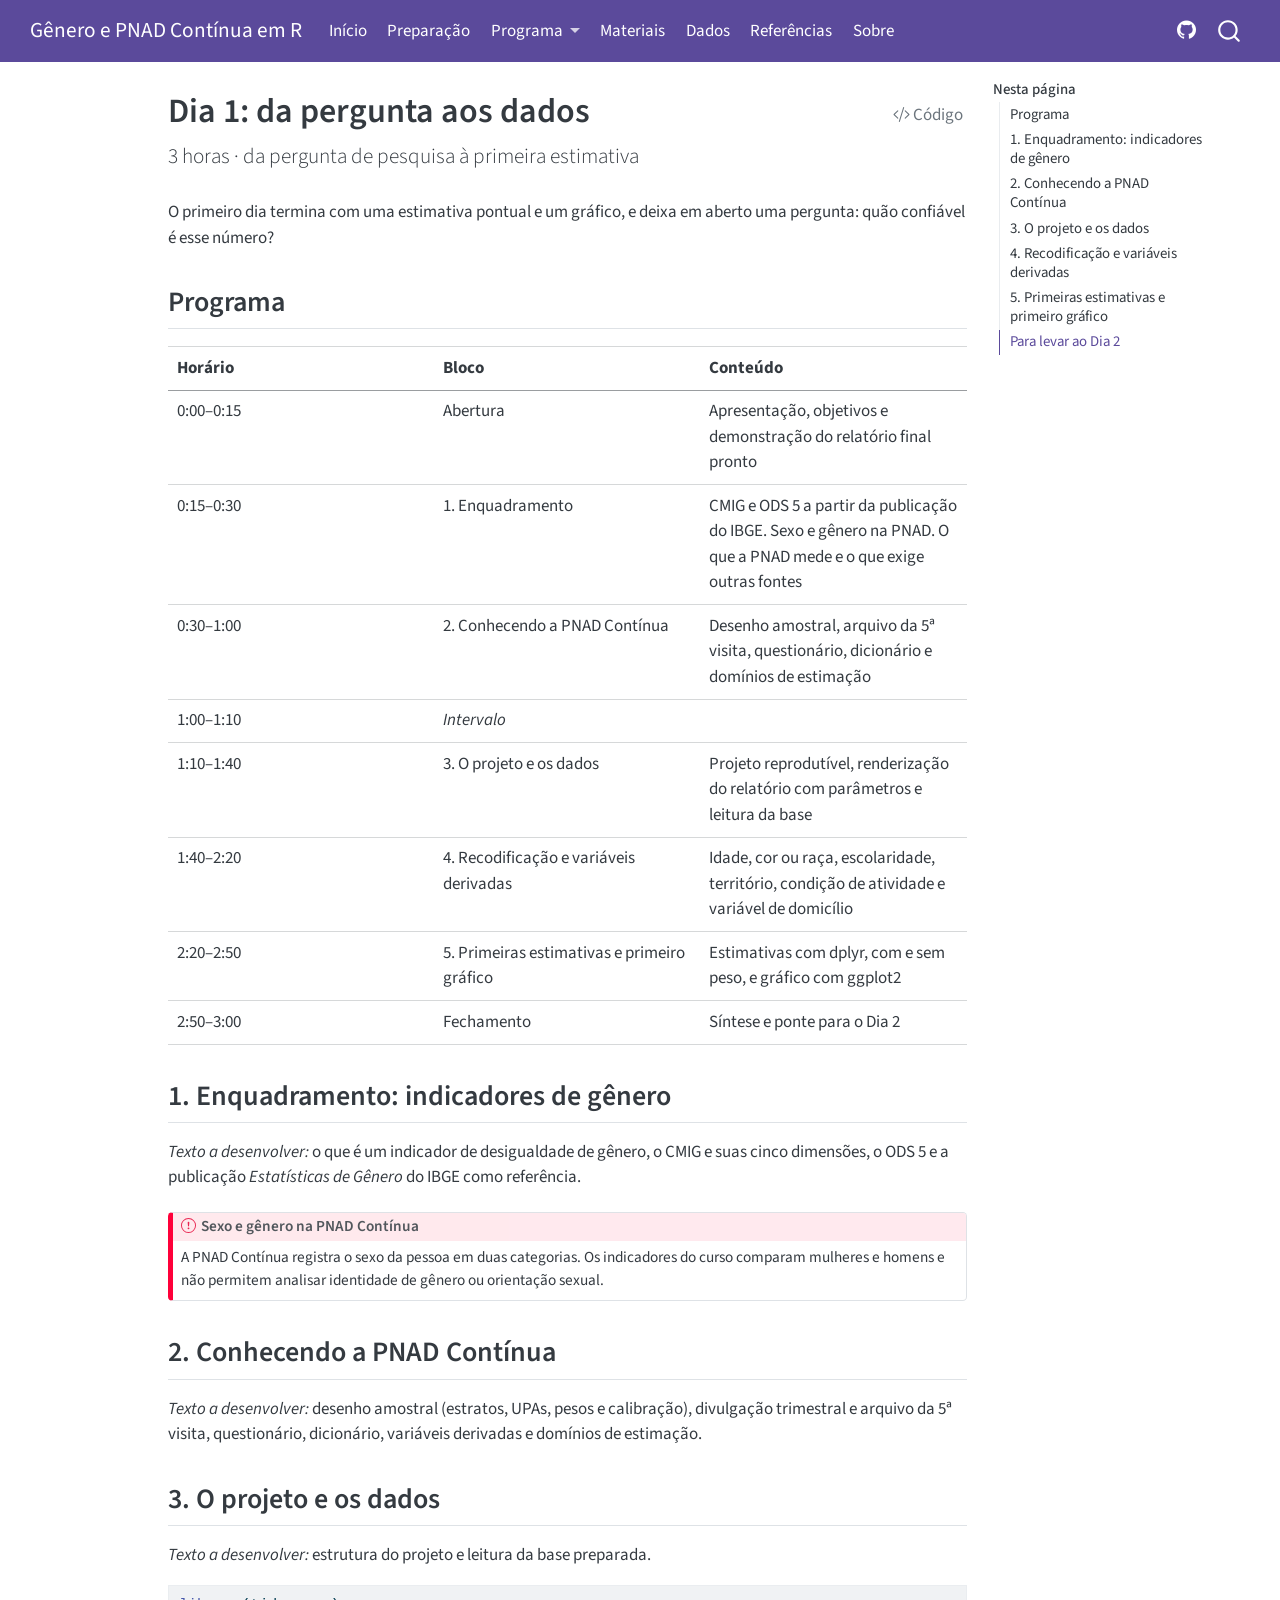
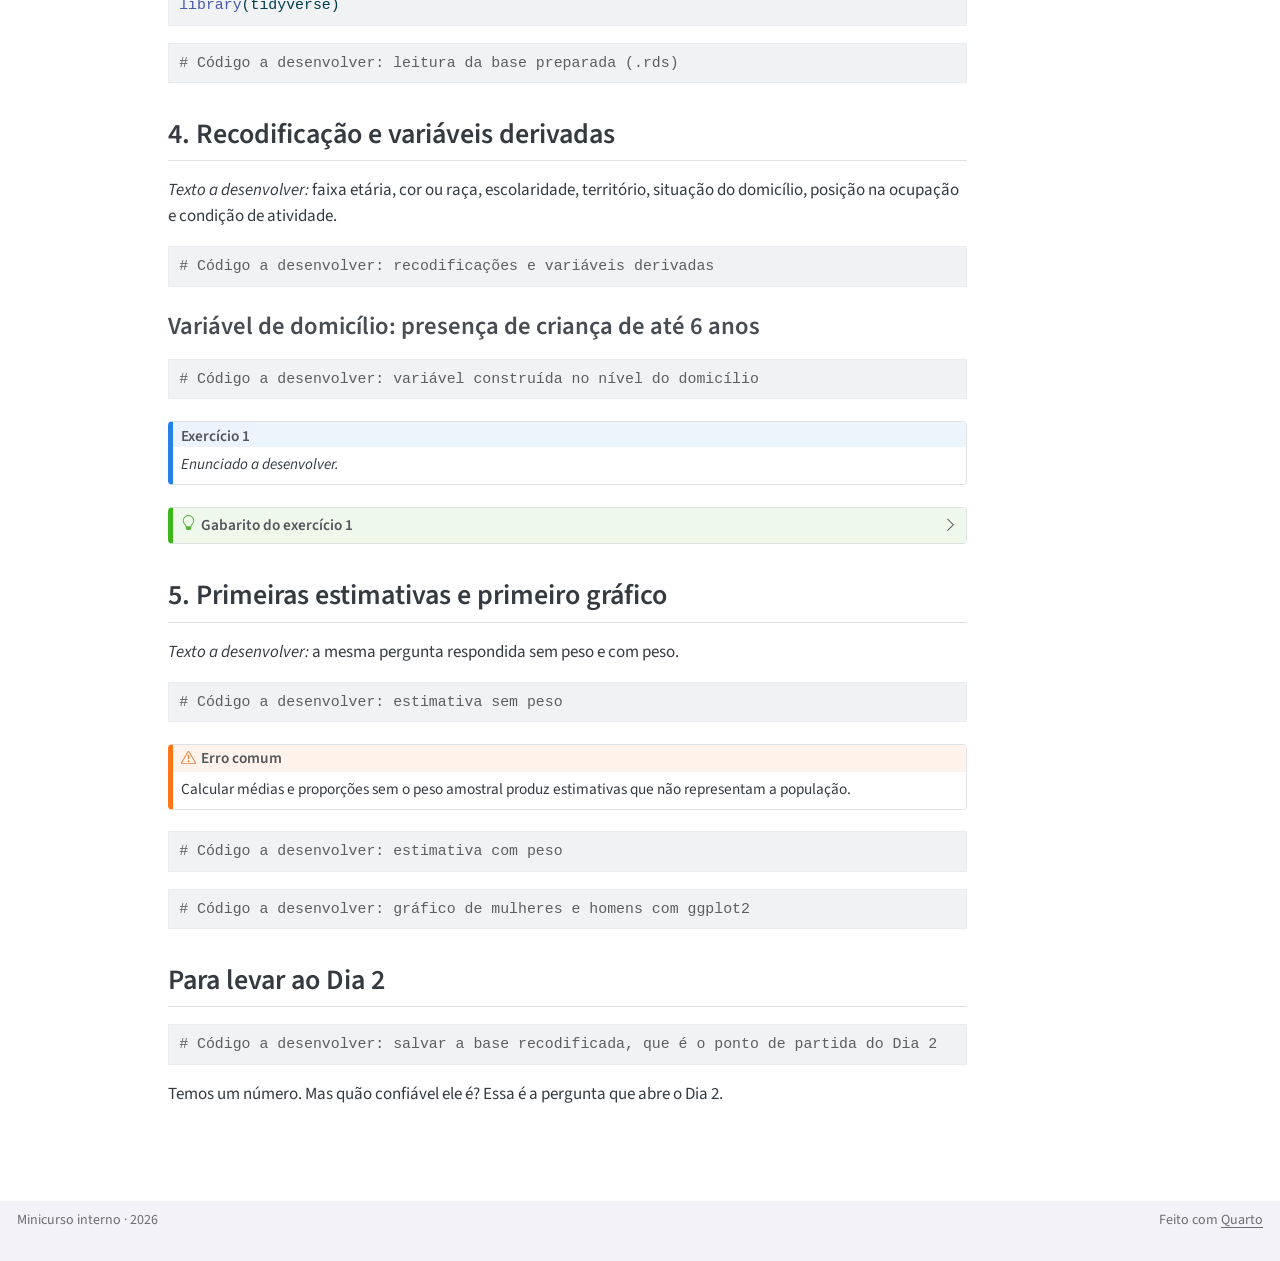
<file: dia1.html>
<!DOCTYPE html>
<html xmlns="http://www.w3.org/1999/xhtml" lang="pt" xml:lang="pt"><head>

<meta charset="utf-8">
<meta name="generator" content="quarto-1.10.18">

<meta name="viewport" content="width=device-width, initial-scale=1.0, user-scalable=yes">


<title>Dia 1: da pergunta aos dados – Gênero e PNAD Contínua em R</title>
<style>
/* Default styles provided by pandoc.
** See https://pandoc.org/MANUAL.html#variables-for-html for config info.
*/
span.smallcaps{font-variant: small-caps;}
div.columns{display: flex; gap: 1.5em;}
div.column{flex: auto;}
@media screen {
div.columns{gap: min(4vw, 1.5em);}
div.column{overflow-x: auto;}
}
div.hanging-indent{margin-left: 1.5em; text-indent: -1.5em;}
ul.task-list{list-style: none;}
ul.task-list li input[type="checkbox"] {
  width: 0.8em;
  margin: 0 0.8em 0.2em -1em; /* quarto-specific, see https://github.com/quarto-dev/quarto-cli/issues/4556 */ 
  vertical-align: middle;
}
/* CSS for syntax highlighting */
html { -webkit-text-size-adjust: 100%; }
pre > code.sourceCode { white-space: pre; position: relative; }
pre > code.sourceCode > span { display: inline-block; line-height: 1.25; }
pre > code.sourceCode > span:empty { height: 1.2em; }
.sourceCode { overflow: visible; }
code.sourceCode > span { color: inherit; text-decoration: inherit; }
div.sourceCode { margin: 1em 0; }
pre.sourceCode { margin: 0; }
@media screen {
div.sourceCode { overflow: auto; }
}
@media print {
pre > code.sourceCode { white-space: pre-wrap; }
pre > code.sourceCode > span { text-indent: -5em; padding-left: 5em; }
}
pre.numberSource code
  { counter-reset: source-line 0; }
pre.numberSource code > span
  { position: relative; left: -4em; counter-increment: source-line; }
pre.numberSource code > span > a:first-child::before
  { content: counter(source-line);
    position: relative; left: -1em; text-align: right; vertical-align: baseline;
    border: none; display: inline-block;
    -webkit-touch-callout: none; -webkit-user-select: none;
    -khtml-user-select: none; -moz-user-select: none;
    -ms-user-select: none; user-select: none;
    padding: 0 4px; width: 4em;
  }
pre.numberSource { margin-left: 3em;  padding-left: 4px; }
div.sourceCode
  {   }
@media screen {
pre > code.sourceCode > span > a:first-child::before { text-decoration: underline; }
}
</style>


<script src="site_libs/quarto-nav/quarto-nav.js"></script>
<script src="site_libs/quarto-nav/headroom.min.js"></script>
<script src="site_libs/clipboard/clipboard.min.js"></script>
<script src="site_libs/quarto-search/autocomplete.umd.js"></script>
<script src="site_libs/quarto-search/fuse.min.js"></script>
<script src="site_libs/quarto-search/quarto-search.js"></script>
<meta name="quarto:offset" content="./">
<script src="site_libs/quarto-html/quarto.js" type="module"></script>
<script src="site_libs/quarto-html/tabsets/tabsets.js" type="module"></script>
<script src="site_libs/quarto-html/popper.min.js"></script>
<script src="site_libs/quarto-html/tippy.umd.min.js"></script>
<script src="site_libs/quarto-html/anchor.min.js"></script>
<link href="site_libs/quarto-html/tippy.css" rel="stylesheet">
<link href="site_libs/quarto-html/quarto-syntax-highlighting-64a204ab8560d761af7679ceaba22944.css" rel="stylesheet" id="quarto-text-highlighting-styles">
<script src="site_libs/bootstrap/bootstrap.min.js"></script>
<link href="site_libs/bootstrap/bootstrap-icons.css" rel="stylesheet">
<link href="site_libs/bootstrap/bootstrap-3ebdaf4cea9aa4f282991ccc1f4b893b.min.css" rel="stylesheet" append-hash="true" id="quarto-bootstrap" data-mode="light">
<script id="quarto-search-options" type="application/json">{
  "location": "navbar",
  "copy-button": false,
  "collapse-after": 3,
  "panel-placement": "end",
  "type": "overlay",
  "limit": 50,
  "keyboard-shortcut": [
    "f",
    "/",
    "s"
  ],
  "show-item-context": false,
  "language": {
    "search-no-results-text": "Nenhum resultado",
    "search-matching-documents-text": "documentos correspondentes",
    "search-copy-link-title": "Copiar link para a busca",
    "search-hide-matches-text": "Esconder correspondências adicionais",
    "search-more-match-text": "mais correspondência neste documento",
    "search-more-matches-text": "mais correspondências neste documento",
    "search-clear-button-title": "Limpar",
    "search-text-placeholder": "",
    "search-detached-cancel-button-title": "Cancelar",
    "search-submit-button-title": "Enviar",
    "search-label": "Procurar"
  }
}</script>
<meta name="robots" content="noindex, nofollow">


<link rel="stylesheet" href="styles.css">
</head>

<body class="nav-fixed quarto-light">

<div id="quarto-search-results"></div>
  <header id="quarto-header" class="headroom fixed-top">
    <nav class="navbar navbar-expand-lg " data-bs-theme="dark">
      <div class="navbar-container container-fluid">
      <div class="navbar-brand-container mx-auto">
    <a class="navbar-brand" href="./index.html">
    <span class="navbar-title">Gênero e PNAD Contínua em R</span>
    </a>
  </div>
            <div id="quarto-search" class="" title="Procurar"></div>
          <button class="navbar-toggler" type="button" data-bs-toggle="collapse" data-bs-target="#navbarCollapse" aria-controls="navbarCollapse" role="menu" aria-expanded="false" aria-label="Alternar de navegação" onclick="if (window.quartoToggleHeadroom) { window.quartoToggleHeadroom(); }">
  <span class="navbar-toggler-icon"></span>
</button>
          <div class="collapse navbar-collapse" id="navbarCollapse">
            <ul class="navbar-nav navbar-nav-scroll me-auto">
  <li class="nav-item">
    <a class="nav-link" href="./index.html"> 
<span class="menu-text">Início</span></a>
  </li>  
  <li class="nav-item">
    <a class="nav-link" href="./preparacao.html"> 
<span class="menu-text">Preparação</span></a>
  </li>  
  <li class="nav-item dropdown ">
    <a class="nav-link dropdown-toggle" href="#" id="nav-menu-programa" role="link" data-bs-toggle="dropdown" aria-expanded="false">
 <span class="menu-text">Programa</span>
    </a>
    <ul class="dropdown-menu" aria-labelledby="nav-menu-programa">    
        <li>
    <a class="dropdown-item" href="./dia1.html">
 <span class="dropdown-text">Dia 1: da pergunta aos dados</span></a>
  </li>  
        <li>
    <a class="dropdown-item" href="./dia2.html">
 <span class="dropdown-text">Dia 2: dos dados às conclusões</span></a>
  </li>  
        <li>
    <a class="dropdown-item" href="./relatorio.html">
 <span class="dropdown-text">Relatório final</span></a>
  </li>  
    </ul>
  </li>
  <li class="nav-item">
    <a class="nav-link" href="./materiais.html"> 
<span class="menu-text">Materiais</span></a>
  </li>  
  <li class="nav-item">
    <a class="nav-link" href="./dados.html"> 
<span class="menu-text">Dados</span></a>
  </li>  
  <li class="nav-item">
    <a class="nav-link" href="./referencias.html"> 
<span class="menu-text">Referências</span></a>
  </li>  
  <li class="nav-item">
    <a class="nav-link" href="./about.html"> 
<span class="menu-text">Sobre</span></a>
  </li>  
</ul>
            <ul class="navbar-nav navbar-nav-scroll ms-auto">
  <li class="nav-item compact">
    <a class="nav-link" href="https://github.com/LincolnTSilva/minicurso-genero-pnadc"> <i class="bi bi-github" role="img" aria-label="Repositório no GitHub">
</i> 
<span class="menu-text"></span></a>
  </li>  
</ul>
          </div> <!-- /navcollapse -->
            <div class="quarto-navbar-tools">
</div>
      </div> <!-- /container-fluid -->
    </nav>
</header>
<!-- content -->
<div id="quarto-content" class="quarto-container page-columns page-rows-contents page-layout-article page-navbar">
<!-- sidebar -->
<!-- margin-sidebar -->
    <div id="quarto-margin-sidebar" class="sidebar margin-sidebar">
        <nav id="TOC" role="doc-toc" class="toc-active">
    <h2 id="toc-title">Nesta página</h2>
   
  <ul>
  <li><a href="#programa" id="toc-programa" class="nav-link active" data-scroll-target="#programa">Programa</a></li>
  <li><a href="#enquadramento-indicadores-de-gênero" id="toc-enquadramento-indicadores-de-gênero" class="nav-link" data-scroll-target="#enquadramento-indicadores-de-gênero">1. Enquadramento: indicadores de gênero</a></li>
  <li><a href="#conhecendo-a-pnad-contínua" id="toc-conhecendo-a-pnad-contínua" class="nav-link" data-scroll-target="#conhecendo-a-pnad-contínua">2. Conhecendo a PNAD Contínua</a></li>
  <li><a href="#o-projeto-e-os-dados" id="toc-o-projeto-e-os-dados" class="nav-link" data-scroll-target="#o-projeto-e-os-dados">3. O projeto e os dados</a></li>
  <li><a href="#recodificação-e-variáveis-derivadas" id="toc-recodificação-e-variáveis-derivadas" class="nav-link" data-scroll-target="#recodificação-e-variáveis-derivadas">4. Recodificação e variáveis derivadas</a>
  <ul class="collapse">
  <li><a href="#variável-de-domicílio-presença-de-criança-de-até-6-anos" id="toc-variável-de-domicílio-presença-de-criança-de-até-6-anos" class="nav-link" data-scroll-target="#variável-de-domicílio-presença-de-criança-de-até-6-anos">Variável de domicílio: presença de criança de até 6 anos</a></li>
  </ul></li>
  <li><a href="#primeiras-estimativas-e-primeiro-gráfico" id="toc-primeiras-estimativas-e-primeiro-gráfico" class="nav-link" data-scroll-target="#primeiras-estimativas-e-primeiro-gráfico">5. Primeiras estimativas e primeiro gráfico</a></li>
  <li><a href="#para-levar-ao-dia-2" id="toc-para-levar-ao-dia-2" class="nav-link" data-scroll-target="#para-levar-ao-dia-2">Para levar ao Dia 2</a></li>
  </ul>
</nav>
    </div>
<!-- main -->
<main class="content" id="quarto-document-content">

<header id="title-block-header" class="quarto-title-block default">
<div class="quarto-title">
<div class="quarto-title-block"><div><h1 class="title">Dia 1: da pergunta aos dados</h1><button type="button" class="btn code-tools-button" id="quarto-code-tools-source"><i class="bi"></i> Código</button></div></div>
<p class="subtitle lead">3 horas · da pergunta de pesquisa à primeira estimativa</p>
</div>



<div class="quarto-title-meta">

    
  
    
  </div>
  


</header>


<p>O primeiro dia termina com uma estimativa pontual e um gráfico, e deixa em aberto uma pergunta: quão confiável é esse número?</p>
<section id="programa" class="level2">
<h2 class="anchored" data-anchor-id="programa">Programa</h2>
<div class="programa">
<table class="caption-top table">
<colgroup>
<col style="width: 33%">
<col style="width: 33%">
<col style="width: 33%">
</colgroup>
<thead>
<tr class="header">
<th>Horário</th>
<th>Bloco</th>
<th>Conteúdo</th>
</tr>
</thead>
<tbody>
<tr class="odd">
<td>0:00–0:15</td>
<td>Abertura</td>
<td>Apresentação, objetivos e demonstração do relatório final pronto</td>
</tr>
<tr class="even">
<td>0:15–0:30</td>
<td>1. Enquadramento</td>
<td>CMIG e ODS 5 a partir da publicação do IBGE. Sexo e gênero na PNAD. O que a PNAD mede e o que exige outras fontes</td>
</tr>
<tr class="odd">
<td>0:30–1:00</td>
<td>2. Conhecendo a PNAD Contínua</td>
<td>Desenho amostral, arquivo da 5ª visita, questionário, dicionário e domínios de estimação</td>
</tr>
<tr class="even">
<td>1:00–1:10</td>
<td><em>Intervalo</em></td>
<td></td>
</tr>
<tr class="odd">
<td>1:10–1:40</td>
<td>3. O projeto e os dados</td>
<td>Projeto reprodutível, renderização do relatório com parâmetros e leitura da base</td>
</tr>
<tr class="even">
<td>1:40–2:20</td>
<td>4. Recodificação e variáveis derivadas</td>
<td>Idade, cor ou raça, escolaridade, território, condição de atividade e variável de domicílio</td>
</tr>
<tr class="odd">
<td>2:20–2:50</td>
<td>5. Primeiras estimativas e primeiro gráfico</td>
<td>Estimativas com dplyr, com e sem peso, e gráfico com ggplot2</td>
</tr>
<tr class="even">
<td>2:50–3:00</td>
<td>Fechamento</td>
<td>Síntese e ponte para o Dia 2</td>
</tr>
</tbody>
</table>
</div>
</section>
<section id="enquadramento-indicadores-de-gênero" class="level2">
<h2 class="anchored" data-anchor-id="enquadramento-indicadores-de-gênero">1. Enquadramento: indicadores de gênero</h2>
<p><em>Texto a desenvolver:</em> o que é um indicador de desigualdade de gênero, o CMIG e suas cinco dimensões, o ODS 5 e a publicação <em>Estatísticas de Gênero</em> do IBGE como referência.</p>
<div class="callout callout-style-default callout-important callout-titled">
<div class="callout-header d-flex align-content-center">
<div class="callout-icon-container">
<i class="callout-icon"></i>
</div>
<div class="callout-title-container flex-fill">
<span class="screen-reader-only">Importante</span>Sexo e gênero na PNAD Contínua
</div>
</div>
<div class="callout-body-container callout-body">
<p>A PNAD Contínua registra o sexo da pessoa em duas categorias. Os indicadores do curso comparam mulheres e homens e não permitem analisar identidade de gênero ou orientação sexual.</p>
</div>
</div>
</section>
<section id="conhecendo-a-pnad-contínua" class="level2">
<h2 class="anchored" data-anchor-id="conhecendo-a-pnad-contínua">2. Conhecendo a PNAD Contínua</h2>
<p><em>Texto a desenvolver:</em> desenho amostral (estratos, UPAs, pesos e calibração), divulgação trimestral e arquivo da 5ª visita, questionário, dicionário, variáveis derivadas e domínios de estimação.</p>
</section>
<section id="o-projeto-e-os-dados" class="level2">
<h2 class="anchored" data-anchor-id="o-projeto-e-os-dados">3. O projeto e os dados</h2>
<p><em>Texto a desenvolver:</em> estrutura do projeto e leitura da base preparada.</p>
<div class="cell">
<div class="code-copy-outer-scaffold"><div class="sourceCode cell-code" id="cb1"><pre class="sourceCode r code-with-copy"><code class="sourceCode r"><span id="cb1-1"><a href="#cb1-1" aria-hidden="true" tabindex="-1"></a><span class="fu">library</span>(tidyverse)</span></code></pre></div><button title="Copiar para a área de transferência" class="code-copy-button"><i class="bi"></i></button></div>
</div>
<div class="cell">
<div class="code-copy-outer-scaffold"><div class="sourceCode cell-code" id="cb2"><pre class="sourceCode r code-with-copy"><code class="sourceCode r"><span id="cb2-1"><a href="#cb2-1" aria-hidden="true" tabindex="-1"></a><span class="co"># Código a desenvolver: leitura da base preparada (.rds)</span></span></code></pre></div><button title="Copiar para a área de transferência" class="code-copy-button"><i class="bi"></i></button></div>
</div>
</section>
<section id="recodificação-e-variáveis-derivadas" class="level2">
<h2 class="anchored" data-anchor-id="recodificação-e-variáveis-derivadas">4. Recodificação e variáveis derivadas</h2>
<p><em>Texto a desenvolver:</em> faixa etária, cor ou raça, escolaridade, território, situação do domicílio, posição na ocupação e condição de atividade.</p>
<div class="cell">
<div class="code-copy-outer-scaffold"><div class="sourceCode cell-code" id="cb3"><pre class="sourceCode r code-with-copy"><code class="sourceCode r"><span id="cb3-1"><a href="#cb3-1" aria-hidden="true" tabindex="-1"></a><span class="co"># Código a desenvolver: recodificações e variáveis derivadas</span></span></code></pre></div><button title="Copiar para a área de transferência" class="code-copy-button"><i class="bi"></i></button></div>
</div>
<section id="variável-de-domicílio-presença-de-criança-de-até-6-anos" class="level3">
<h3 class="anchored" data-anchor-id="variável-de-domicílio-presença-de-criança-de-até-6-anos">Variável de domicílio: presença de criança de até 6 anos</h3>
<div class="cell">
<div class="code-copy-outer-scaffold"><div class="sourceCode cell-code" id="cb4"><pre class="sourceCode r code-with-copy"><code class="sourceCode r"><span id="cb4-1"><a href="#cb4-1" aria-hidden="true" tabindex="-1"></a><span class="co"># Código a desenvolver: variável construída no nível do domicílio</span></span></code></pre></div><button title="Copiar para a área de transferência" class="code-copy-button"><i class="bi"></i></button></div>
</div>
<div class="callout callout-style-default callout-note no-icon callout-titled">
<div class="callout-header d-flex align-content-center">
<div class="callout-icon-container">
<i class="callout-icon no-icon"></i>
</div>
<div class="callout-title-container flex-fill">
<span class="screen-reader-only">Nota</span>Exercício 1
</div>
</div>
<div class="callout-body-container callout-body">
<p><em>Enunciado a desenvolver.</em></p>
</div>
</div>
<div class="callout callout-style-default callout-tip callout-titled">
<div class="callout-header d-flex align-content-center collapsed" data-bs-toggle="collapse" data-bs-target=".callout-3-contents" aria-controls="callout-3" aria-expanded="false" aria-label="Toggle callout">
<div class="callout-icon-container">
<i class="callout-icon"></i>
</div>
<div class="callout-title-container flex-fill">
<span class="screen-reader-only">Dica</span>Gabarito do exercício 1
</div>
<div class="callout-btn-toggle d-inline-block border-0 py-1 ps-1 pe-0 float-end"><i class="callout-toggle"></i></div>
</div>
<div id="callout-3" class="callout-3-contents callout-collapse collapse">
<div class="callout-body-container callout-body">
<div class="cell">
<div class="code-copy-outer-scaffold"><div class="sourceCode cell-code" id="cb5"><pre class="sourceCode r code-with-copy"><code class="sourceCode r"><span id="cb5-1"><a href="#cb5-1" aria-hidden="true" tabindex="-1"></a><span class="co"># Solução a desenvolver</span></span></code></pre></div><button title="Copiar para a área de transferência" class="code-copy-button"><i class="bi"></i></button></div>
</div>
</div>
</div>
</div>
</section>
</section>
<section id="primeiras-estimativas-e-primeiro-gráfico" class="level2">
<h2 class="anchored" data-anchor-id="primeiras-estimativas-e-primeiro-gráfico">5. Primeiras estimativas e primeiro gráfico</h2>
<p><em>Texto a desenvolver:</em> a mesma pergunta respondida sem peso e com peso.</p>
<div class="cell">
<div class="code-copy-outer-scaffold"><div class="sourceCode cell-code" id="cb6"><pre class="sourceCode r code-with-copy"><code class="sourceCode r"><span id="cb6-1"><a href="#cb6-1" aria-hidden="true" tabindex="-1"></a><span class="co"># Código a desenvolver: estimativa sem peso</span></span></code></pre></div><button title="Copiar para a área de transferência" class="code-copy-button"><i class="bi"></i></button></div>
</div>
<div class="callout callout-style-default callout-warning callout-titled">
<div class="callout-header d-flex align-content-center">
<div class="callout-icon-container">
<i class="callout-icon"></i>
</div>
<div class="callout-title-container flex-fill">
<span class="screen-reader-only">Aviso</span>Erro comum
</div>
</div>
<div class="callout-body-container callout-body">
<p>Calcular médias e proporções sem o peso amostral produz estimativas que não representam a população.</p>
</div>
</div>
<div class="cell">
<div class="code-copy-outer-scaffold"><div class="sourceCode cell-code" id="cb7"><pre class="sourceCode r code-with-copy"><code class="sourceCode r"><span id="cb7-1"><a href="#cb7-1" aria-hidden="true" tabindex="-1"></a><span class="co"># Código a desenvolver: estimativa com peso</span></span></code></pre></div><button title="Copiar para a área de transferência" class="code-copy-button"><i class="bi"></i></button></div>
</div>
<div class="cell">
<div class="code-copy-outer-scaffold"><div class="sourceCode cell-code" id="cb8"><pre class="sourceCode r code-with-copy"><code class="sourceCode r"><span id="cb8-1"><a href="#cb8-1" aria-hidden="true" tabindex="-1"></a><span class="co"># Código a desenvolver: gráfico de mulheres e homens com ggplot2</span></span></code></pre></div><button title="Copiar para a área de transferência" class="code-copy-button"><i class="bi"></i></button></div>
</div>
</section>
<section id="para-levar-ao-dia-2" class="level2">
<h2 class="anchored" data-anchor-id="para-levar-ao-dia-2">Para levar ao Dia 2</h2>
<div class="cell">
<div class="code-copy-outer-scaffold"><div class="sourceCode cell-code" id="cb9"><pre class="sourceCode r code-with-copy"><code class="sourceCode r"><span id="cb9-1"><a href="#cb9-1" aria-hidden="true" tabindex="-1"></a><span class="co"># Código a desenvolver: salvar a base recodificada, que é o ponto de partida do Dia 2</span></span></code></pre></div><button title="Copiar para a área de transferência" class="code-copy-button"><i class="bi"></i></button></div>
</div>
<p>Temos um número. Mas quão confiável ele é? Essa é a pergunta que abre o Dia 2.</p>


<!-- -->

</section>

<a onclick="window.scrollTo(0, 0); return false;" role="button" id="quarto-back-to-top"><i class="bi bi-arrow-up"></i> De volta ao topo</a></main> <!-- /main -->
<script id="quarto-html-after-body" type="application/javascript">
  window.document.addEventListener("DOMContentLoaded", function (event) {
    const icon = "";
    const anchorJS = new window.AnchorJS();
    anchorJS.options = {
      placement: 'right',
      icon: icon
    };
    anchorJS.add('.anchored');
    const isCodeAnnotation = (el) => {
      for (const clz of el.classList) {
        if (clz.startsWith('code-annotation-')) {                     
          return true;
        }
      }
      return false;
    }
    const onCopySuccess = function(e) {
      // button target
      const button = e.trigger;
      // don't keep focus
      button.blur();
      // flash "checked"
      button.classList.add('code-copy-button-checked');
      var currentTitle = button.getAttribute("title");
      button.setAttribute("title", "Copiada");
      let tooltip;
      if (window.bootstrap) {
        button.setAttribute("data-bs-toggle", "tooltip");
        button.setAttribute("data-bs-placement", "left");
        button.setAttribute("data-bs-title", "Copiada");
        tooltip = new bootstrap.Tooltip(button, 
          { trigger: "manual", 
            customClass: "code-copy-button-tooltip",
            offset: [0, -8]});
        tooltip.show();    
      }
      setTimeout(function() {
        if (tooltip) {
          tooltip.hide();
          button.removeAttribute("data-bs-title");
          button.removeAttribute("data-bs-toggle");
          button.removeAttribute("data-bs-placement");
        }
        button.setAttribute("title", currentTitle);
        button.classList.remove('code-copy-button-checked');
      }, 1000);
      // clear code selection
      e.clearSelection();
    }
    const getTextToCopy = function(trigger) {
      const outerScaffold = trigger.parentElement.cloneNode(true);
      const codeEl = outerScaffold.querySelector('code');
      for (const childEl of codeEl.children) {
        if (isCodeAnnotation(childEl)) {
          childEl.remove();
        }
      }
      return codeEl.innerText;
    }
    const clipboard = new window.ClipboardJS('.code-copy-button:not([data-in-quarto-modal])', {
      text: getTextToCopy
    });
    clipboard.on('success', onCopySuccess);
    if (window.document.getElementById('quarto-embedded-source-code-modal')) {
      const clipboardModal = new window.ClipboardJS('.code-copy-button[data-in-quarto-modal]', {
        text: getTextToCopy,
        container: window.document.getElementById('quarto-embedded-source-code-modal')
      });
      clipboardModal.on('success', onCopySuccess);
    }
    const viewSource = window.document.getElementById('quarto-view-source') ||
                       window.document.getElementById('quarto-code-tools-source');
    if (viewSource) {
      const sourceUrl = viewSource.getAttribute("data-quarto-source-url");
      viewSource.addEventListener("click", function(e) {
        if (sourceUrl) {
          // rstudio viewer pane
          if (/\bcapabilities=\b/.test(window.location)) {
            window.open(sourceUrl);
          } else {
            window.location.href = sourceUrl;
          }
        } else {
          const modal = new bootstrap.Modal(document.getElementById('quarto-embedded-source-code-modal'));
          modal.show();
        }
        return false;
      });
    }
    function toggleCodeHandler(show) {
      return function(e) {
        const cellDetails = window.document.querySelectorAll(".cell details.code-fold");
        for (let i=0; i<cellDetails.length; i++) {
          const details = cellDetails[i];
          if (show) {
            details.open = true;
          } else {
            details.removeAttribute("open");
          }
        }
        const cellCodeDivs = window.document.querySelectorAll(".cell div.sourceCode.cell-code");
        const fromCls = show ? "hidden" : "unhidden";
        const toCls = show ? "unhidden" : "hidden";
        for (let i=0; i<cellCodeDivs.length; i++) {
          const codeDiv = cellCodeDivs[i];
          if (codeDiv.classList.contains(fromCls)) {
            codeDiv.classList.remove(fromCls);
            codeDiv.classList.add(toCls);
          } 
        }
        return false;
      }
    }
    const hideAllCode = window.document.getElementById("quarto-hide-all-code");
    if (hideAllCode) {
      hideAllCode.addEventListener("click", toggleCodeHandler(false));
    }
    const showAllCode = window.document.getElementById("quarto-show-all-code");
    if (showAllCode) {
      showAllCode.addEventListener("click", toggleCodeHandler(true));
    }
      var localhostRegex = new RegExp(/^(?:http|https):\/\/localhost\:?[0-9]*\//);
      var mailtoRegex = new RegExp(/^mailto:/);
        var filterRegex = new RegExp("https:\/\/lincolntsilva\.github\.io\/minicurso-genero-pnadc\/");
      var isInternal = (href) => {
          return filterRegex.test(href) || localhostRegex.test(href) || mailtoRegex.test(href);
      }
      // Inspect non-navigation links and adorn them if external
     var links = window.document.querySelectorAll('a[href]:not(.nav-link):not(.navbar-brand):not(.toc-action):not(.sidebar-link):not(.sidebar-item-toggle):not(.pagination-link):not(.no-external):not([aria-hidden]):not(.dropdown-item):not(.quarto-navigation-tool):not(.about-link)');
      for (var i=0; i<links.length; i++) {
        const link = links[i];
        if (!isInternal(link.href)) {
          // undo the damage that might have been done by quarto-nav.js in the case of
          // links that we want to consider external
          if (link.dataset.originalHref !== undefined) {
            link.href = link.dataset.originalHref;
          }
        }
      }
    function tippyHover(el, contentFn, onTriggerFn, onUntriggerFn) {
      const config = {
        allowHTML: true,
        maxWidth: 500,
        delay: 100,
        arrow: false,
        appendTo: function(el) {
            return el.parentElement;
        },
        interactive: true,
        interactiveBorder: 10,
        theme: 'quarto',
        placement: 'bottom-start',
      };
      if (contentFn) {
        config.content = contentFn;
      }
      if (onTriggerFn) {
        config.onTrigger = onTriggerFn;
      }
      if (onUntriggerFn) {
        config.onUntrigger = onUntriggerFn;
      }
      window.tippy(el, config); 
    }
    const noterefs = window.document.querySelectorAll('a[role="doc-noteref"]');
    for (var i=0; i<noterefs.length; i++) {
      const ref = noterefs[i];
      tippyHover(ref, function() {
        // use id or data attribute instead here
        let href = ref.getAttribute('data-footnote-href') || ref.getAttribute('href');
        try { href = new URL(href).hash; } catch {}
        const id = href.replace(/^#\/?/, "");
        const note = window.document.getElementById(id);
        if (note) {
          return note.innerHTML;
        } else {
          return "";
        }
      });
    }
    const xrefs = window.document.querySelectorAll('a.quarto-xref');
    const processXRef = (id, note) => {
      // Strip column container classes
      const stripColumnClz = (el) => {
        el.classList.remove("page-full", "page-columns");
        if (el.children) {
          for (const child of el.children) {
            stripColumnClz(child);
          }
        }
      }
      stripColumnClz(note)
      if (id === null || id.startsWith('sec-')) {
        // Special case sections, only their first couple elements
        const container = document.createElement("div");
        if (note.children && note.children.length > 2) {
          container.appendChild(note.children[0].cloneNode(true));
          for (let i = 1; i < note.children.length; i++) {
            const child = note.children[i];
            if (child.tagName === "P" && child.innerText === "") {
              continue;
            } else {
              container.appendChild(child.cloneNode(true));
              break;
            }
          }
          if (window.Quarto?.typesetMath) {
            window.Quarto.typesetMath(container);
          }
          return container.innerHTML
        } else {
          if (window.Quarto?.typesetMath) {
            window.Quarto.typesetMath(note);
          }
          return note.innerHTML;
        }
      } else {
        // Remove any anchor links if they are present
        const anchorLink = note.querySelector('a.anchorjs-link');
        if (anchorLink) {
          anchorLink.remove();
        }
        if (window.Quarto?.typesetMath) {
          window.Quarto.typesetMath(note);
        }
        if (note.classList.contains("callout")) {
          return note.outerHTML;
        } else {
          return note.innerHTML;
        }
      }
    }
    for (var i=0; i<xrefs.length; i++) {
      const xref = xrefs[i];
      tippyHover(xref, undefined, function(instance) {
        instance.disable();
        let url = xref.getAttribute('href');
        let hash = undefined; 
        if (url.startsWith('#')) {
          hash = url;
        } else {
          try { hash = new URL(url).hash; } catch {}
        }
        if (hash) {
          const id = hash.replace(/^#\/?/, "");
          const note = window.document.getElementById(id);
          if (note !== null) {
            try {
              const html = processXRef(id, note.cloneNode(true));
              instance.setContent(html);
            } finally {
              instance.enable();
              instance.show();
            }
          } else {
            // See if we can fetch this
            fetch(url.split('#')[0])
            .then(res => res.text())
            .then(html => {
              const parser = new DOMParser();
              const htmlDoc = parser.parseFromString(html, "text/html");
              const note = htmlDoc.getElementById(id);
              if (note !== null) {
                const html = processXRef(id, note);
                instance.setContent(html);
              } 
            }).finally(() => {
              instance.enable();
              instance.show();
            });
          }
        } else {
          // See if we can fetch a full url (with no hash to target)
          // This is a special case and we should probably do some content thinning / targeting
          fetch(url)
          .then(res => res.text())
          .then(html => {
            const parser = new DOMParser();
            const htmlDoc = parser.parseFromString(html, "text/html");
            const note = htmlDoc.querySelector('main.content');
            if (note !== null) {
              // This should only happen for chapter cross references
              // (since there is no id in the URL)
              // remove the first header
              if (note.children.length > 0 && note.children[0].tagName === "HEADER") {
                note.children[0].remove();
              }
              const html = processXRef(null, note);
              instance.setContent(html);
            } 
          }).finally(() => {
            instance.enable();
            instance.show();
          });
        }
      }, function(instance) {
      });
    }
        let selectedAnnoteEl;
        const selectorForAnnotation = ( cell, annotation) => {
          let cellAttr = 'data-code-cell="' + cell + '"';
          let lineAttr = 'data-code-annotation="' +  annotation + '"';
          const selector = 'span[' + cellAttr + '][' + lineAttr + ']';
          return selector;
        }
        const selectCodeLines = (annoteEl) => {
          const doc = window.document;
          const targetCell = annoteEl.getAttribute("data-target-cell");
          const targetAnnotation = annoteEl.getAttribute("data-target-annotation");
          const annoteSpan = window.document.querySelector(selectorForAnnotation(targetCell, targetAnnotation));
          const lines = annoteSpan.getAttribute("data-code-lines").split(",");
          const lineIds = lines.map((line) => {
            return targetCell + "-" + line;
          })
          let top = null;
          let height = null;
          let parent = null;
          if (lineIds.length > 0) {
              //compute the position of the single el (top and bottom and make a div)
              const el = window.document.getElementById(lineIds[0]);
              top = el.offsetTop;
              height = el.offsetHeight;
              parent = el.parentElement.parentElement;
            if (lineIds.length > 1) {
              const lastEl = window.document.getElementById(lineIds[lineIds.length - 1]);
              const bottom = lastEl.offsetTop + lastEl.offsetHeight;
              height = bottom - top;
            }
            if (top !== null && height !== null && parent !== null) {
              // cook up a div (if necessary) and position it 
              let div = window.document.getElementById("code-annotation-line-highlight");
              if (div === null) {
                div = window.document.createElement("div");
                div.setAttribute("id", "code-annotation-line-highlight");
                div.style.position = 'absolute';
                parent.appendChild(div);
              }
              div.style.top = top - 2 + "px";
              div.style.height = height + 4 + "px";
              div.style.left = 0;
              let gutterDiv = window.document.getElementById("code-annotation-line-highlight-gutter");
              if (gutterDiv === null) {
                gutterDiv = window.document.createElement("div");
                gutterDiv.setAttribute("id", "code-annotation-line-highlight-gutter");
                gutterDiv.style.position = 'absolute';
                const codeCell = window.document.getElementById(targetCell);
                const gutter = codeCell.querySelector('.code-annotation-gutter');
                gutter.appendChild(gutterDiv);
              }
              gutterDiv.style.top = top - 2 + "px";
              gutterDiv.style.height = height + 4 + "px";
            }
            selectedAnnoteEl = annoteEl;
          }
        };
        const unselectCodeLines = () => {
          const elementsIds = ["code-annotation-line-highlight", "code-annotation-line-highlight-gutter"];
          elementsIds.forEach((elId) => {
            const div = window.document.getElementById(elId);
            if (div) {
              div.remove();
            }
          });
          selectedAnnoteEl = undefined;
        };
          // Handle positioning of the toggle
      window.addEventListener(
        "resize",
        throttle(() => {
          elRect = undefined;
          if (selectedAnnoteEl) {
            selectCodeLines(selectedAnnoteEl);
          }
        }, 10)
      );
      function throttle(fn, ms) {
      let throttle = false;
      let timer;
        return (...args) => {
          if(!throttle) { // first call gets through
              fn.apply(this, args);
              throttle = true;
          } else { // all the others get throttled
              if(timer) clearTimeout(timer); // cancel #2
              timer = setTimeout(() => {
                fn.apply(this, args);
                timer = throttle = false;
              }, ms);
          }
        };
      }
        // Attach click handler to the DT
        const annoteDls = window.document.querySelectorAll('dt[data-target-cell]');
        for (const annoteDlNode of annoteDls) {
          annoteDlNode.addEventListener('click', (event) => {
            const clickedEl = event.target;
            if (clickedEl !== selectedAnnoteEl) {
              unselectCodeLines();
              const activeEl = window.document.querySelector('dt[data-target-cell].code-annotation-active');
              if (activeEl) {
                activeEl.classList.remove('code-annotation-active');
              }
              selectCodeLines(clickedEl);
              clickedEl.classList.add('code-annotation-active');
            } else {
              // Unselect the line
              unselectCodeLines();
              clickedEl.classList.remove('code-annotation-active');
            }
          });
        }
    const findCites = (el) => {
      const parentEl = el.parentElement;
      if (parentEl) {
        const cites = parentEl.dataset.cites;
        if (cites) {
          return {
            el,
            cites: cites.split(' ')
          };
        } else {
          return findCites(el.parentElement)
        }
      } else {
        return undefined;
      }
    };
    var bibliorefs = window.document.querySelectorAll('a[role="doc-biblioref"]');
    for (var i=0; i<bibliorefs.length; i++) {
      const ref = bibliorefs[i];
      const citeInfo = findCites(ref);
      if (citeInfo) {
        tippyHover(citeInfo.el, function() {
          var popup = window.document.createElement('div');
          citeInfo.cites.forEach(function(cite) {
            var citeDiv = window.document.createElement('div');
            citeDiv.classList.add('hanging-indent');
            citeDiv.classList.add('csl-entry');
            var biblioDiv = window.document.getElementById('ref-' + cite);
            if (biblioDiv) {
              citeDiv.innerHTML = biblioDiv.innerHTML;
            }
            popup.appendChild(citeDiv);
          });
          return popup.innerHTML;
        });
      }
    }
  });
  </script><div class="modal fade" id="quarto-embedded-source-code-modal" tabindex="-1" aria-labelledby="quarto-embedded-source-code-modal-label" aria-hidden="true"><div class="modal-dialog modal-dialog-scrollable"><div class="modal-content"><div class="modal-header"><h5 class="modal-title" id="quarto-embedded-source-code-modal-label">Código fonte</h5><button class="btn-close" data-bs-dismiss="modal"></button></div><div class="modal-body"><div class="">
<div class="code-copy-outer-scaffold"><div class="sourceCode" id="cb10" data-shortcodes="false"><pre class="sourceCode markdown code-with-copy"><code class="sourceCode markdown"><span id="cb10-1"><a href="#cb10-1" aria-hidden="true" tabindex="-1"></a><span class="co">---</span></span>
<span id="cb10-2"><a href="#cb10-2" aria-hidden="true" tabindex="-1"></a><span class="an">title:</span><span class="co"> "Dia 1: da pergunta aos dados"</span></span>
<span id="cb10-3"><a href="#cb10-3" aria-hidden="true" tabindex="-1"></a><span class="an">subtitle:</span><span class="co"> "3 horas · da pergunta de pesquisa à primeira estimativa"</span></span>
<span id="cb10-4"><a href="#cb10-4" aria-hidden="true" tabindex="-1"></a><span class="an">code-tools:</span><span class="co"> true</span></span>
<span id="cb10-5"><a href="#cb10-5" aria-hidden="true" tabindex="-1"></a><span class="co">---</span></span>
<span id="cb10-6"><a href="#cb10-6" aria-hidden="true" tabindex="-1"></a></span>
<span id="cb10-7"><a href="#cb10-7" aria-hidden="true" tabindex="-1"></a>O primeiro dia termina com uma estimativa pontual e um gráfico, e deixa em aberto uma pergunta: quão confiável é esse número?</span>
<span id="cb10-8"><a href="#cb10-8" aria-hidden="true" tabindex="-1"></a></span>
<span id="cb10-9"><a href="#cb10-9" aria-hidden="true" tabindex="-1"></a><span class="fu">## Programa</span></span>
<span id="cb10-10"><a href="#cb10-10" aria-hidden="true" tabindex="-1"></a></span>
<span id="cb10-11"><a href="#cb10-11" aria-hidden="true" tabindex="-1"></a>::: {.programa}</span>
<span id="cb10-12"><a href="#cb10-12" aria-hidden="true" tabindex="-1"></a></span>
<span id="cb10-13"><a href="#cb10-13" aria-hidden="true" tabindex="-1"></a><span class="pp">|</span> Horário <span class="pp">|</span> Bloco <span class="pp">|</span> Conteúdo <span class="pp">|</span></span>
<span id="cb10-14"><a href="#cb10-14" aria-hidden="true" tabindex="-1"></a><span class="pp">|---|---|---|</span></span>
<span id="cb10-15"><a href="#cb10-15" aria-hidden="true" tabindex="-1"></a><span class="pp">|</span> 0:00–0:15 <span class="pp">|</span> Abertura <span class="pp">|</span> Apresentação, objetivos e demonstração do relatório final pronto <span class="pp">|</span></span>
<span id="cb10-16"><a href="#cb10-16" aria-hidden="true" tabindex="-1"></a><span class="pp">|</span> 0:15–0:30 <span class="pp">|</span> 1. Enquadramento <span class="pp">|</span> CMIG e ODS 5 a partir da publicação do IBGE. Sexo e gênero na PNAD. O que a PNAD mede e o que exige outras fontes <span class="pp">|</span></span>
<span id="cb10-17"><a href="#cb10-17" aria-hidden="true" tabindex="-1"></a><span class="pp">|</span> 0:30–1:00 <span class="pp">|</span> 2. Conhecendo a PNAD Contínua <span class="pp">|</span> Desenho amostral, arquivo da 5ª visita, questionário, dicionário e domínios de estimação <span class="pp">|</span></span>
<span id="cb10-18"><a href="#cb10-18" aria-hidden="true" tabindex="-1"></a><span class="pp">|</span> 1:00–1:10 <span class="pp">|</span> *Intervalo* <span class="pp">|</span> <span class="pp">|</span></span>
<span id="cb10-19"><a href="#cb10-19" aria-hidden="true" tabindex="-1"></a><span class="pp">|</span> 1:10–1:40 <span class="pp">|</span> 3. O projeto e os dados <span class="pp">|</span> Projeto reprodutível, renderização do relatório com parâmetros e leitura da base <span class="pp">|</span></span>
<span id="cb10-20"><a href="#cb10-20" aria-hidden="true" tabindex="-1"></a><span class="pp">|</span> 1:40–2:20 <span class="pp">|</span> 4. Recodificação e variáveis derivadas <span class="pp">|</span> Idade, cor ou raça, escolaridade, território, condição de atividade e variável de domicílio <span class="pp">|</span></span>
<span id="cb10-21"><a href="#cb10-21" aria-hidden="true" tabindex="-1"></a><span class="pp">|</span> 2:20–2:50 <span class="pp">|</span> 5. Primeiras estimativas e primeiro gráfico <span class="pp">|</span> Estimativas com dplyr, com e sem peso, e gráfico com ggplot2 <span class="pp">|</span></span>
<span id="cb10-22"><a href="#cb10-22" aria-hidden="true" tabindex="-1"></a><span class="pp">|</span> 2:50–3:00 <span class="pp">|</span> Fechamento <span class="pp">|</span> Síntese e ponte para o Dia 2 <span class="pp">|</span></span>
<span id="cb10-23"><a href="#cb10-23" aria-hidden="true" tabindex="-1"></a></span>
<span id="cb10-24"><a href="#cb10-24" aria-hidden="true" tabindex="-1"></a>:::</span>
<span id="cb10-25"><a href="#cb10-25" aria-hidden="true" tabindex="-1"></a></span>
<span id="cb10-26"><a href="#cb10-26" aria-hidden="true" tabindex="-1"></a><span class="fu">## 1. Enquadramento: indicadores de gênero</span></span>
<span id="cb10-27"><a href="#cb10-27" aria-hidden="true" tabindex="-1"></a></span>
<span id="cb10-28"><a href="#cb10-28" aria-hidden="true" tabindex="-1"></a>*Texto a desenvolver:* o que é um indicador de desigualdade de gênero, o CMIG e suas cinco dimensões, o ODS 5 e a publicação *Estatísticas de Gênero* do IBGE como referência.</span>
<span id="cb10-29"><a href="#cb10-29" aria-hidden="true" tabindex="-1"></a></span>
<span id="cb10-30"><a href="#cb10-30" aria-hidden="true" tabindex="-1"></a>::: {.callout-important}</span>
<span id="cb10-31"><a href="#cb10-31" aria-hidden="true" tabindex="-1"></a><span class="fu">## Sexo e gênero na PNAD Contínua</span></span>
<span id="cb10-32"><a href="#cb10-32" aria-hidden="true" tabindex="-1"></a>A PNAD Contínua registra o sexo da pessoa em duas categorias. Os indicadores do curso comparam mulheres e homens e não permitem analisar identidade de gênero ou orientação sexual.</span>
<span id="cb10-33"><a href="#cb10-33" aria-hidden="true" tabindex="-1"></a>:::</span>
<span id="cb10-34"><a href="#cb10-34" aria-hidden="true" tabindex="-1"></a></span>
<span id="cb10-35"><a href="#cb10-35" aria-hidden="true" tabindex="-1"></a><span class="fu">## 2. Conhecendo a PNAD Contínua</span></span>
<span id="cb10-36"><a href="#cb10-36" aria-hidden="true" tabindex="-1"></a></span>
<span id="cb10-37"><a href="#cb10-37" aria-hidden="true" tabindex="-1"></a>*Texto a desenvolver:* desenho amostral (estratos, UPAs, pesos e calibração), divulgação trimestral e arquivo da 5ª visita, questionário, dicionário, variáveis derivadas e domínios de estimação.</span>
<span id="cb10-38"><a href="#cb10-38" aria-hidden="true" tabindex="-1"></a></span>
<span id="cb10-39"><a href="#cb10-39" aria-hidden="true" tabindex="-1"></a><span class="fu">## 3. O projeto e os dados</span></span>
<span id="cb10-40"><a href="#cb10-40" aria-hidden="true" tabindex="-1"></a></span>
<span id="cb10-41"><a href="#cb10-41" aria-hidden="true" tabindex="-1"></a>*Texto a desenvolver:* estrutura do projeto e leitura da base preparada.</span>
<span id="cb10-42"><a href="#cb10-42" aria-hidden="true" tabindex="-1"></a></span>
<span id="cb10-45"><a href="#cb10-45" aria-hidden="true" tabindex="-1"></a><span class="in">```{r}</span></span>
<span id="cb10-46"><a href="#cb10-46" aria-hidden="true" tabindex="-1"></a><span class="co">#| label: pacotes</span></span>
<span id="cb10-47"><a href="#cb10-47" aria-hidden="true" tabindex="-1"></a><span class="co">#| eval: false</span></span>
<span id="cb10-48"><a href="#cb10-48" aria-hidden="true" tabindex="-1"></a><span class="fu">library</span>(tidyverse)</span>
<span id="cb10-49"><a href="#cb10-49" aria-hidden="true" tabindex="-1"></a><span class="in">```</span></span>
<span id="cb10-50"><a href="#cb10-50" aria-hidden="true" tabindex="-1"></a></span>
<span id="cb10-53"><a href="#cb10-53" aria-hidden="true" tabindex="-1"></a><span class="in">```{r}</span></span>
<span id="cb10-54"><a href="#cb10-54" aria-hidden="true" tabindex="-1"></a><span class="co">#| label: leitura</span></span>
<span id="cb10-55"><a href="#cb10-55" aria-hidden="true" tabindex="-1"></a><span class="co">#| eval: false</span></span>
<span id="cb10-56"><a href="#cb10-56" aria-hidden="true" tabindex="-1"></a><span class="co"># Código a desenvolver: leitura da base preparada (.rds)</span></span>
<span id="cb10-57"><a href="#cb10-57" aria-hidden="true" tabindex="-1"></a><span class="in">```</span></span>
<span id="cb10-58"><a href="#cb10-58" aria-hidden="true" tabindex="-1"></a></span>
<span id="cb10-59"><a href="#cb10-59" aria-hidden="true" tabindex="-1"></a><span class="fu">## 4. Recodificação e variáveis derivadas</span></span>
<span id="cb10-60"><a href="#cb10-60" aria-hidden="true" tabindex="-1"></a></span>
<span id="cb10-61"><a href="#cb10-61" aria-hidden="true" tabindex="-1"></a>*Texto a desenvolver:* faixa etária, cor ou raça, escolaridade, território, situação do domicílio, posição na ocupação e condição de atividade.</span>
<span id="cb10-62"><a href="#cb10-62" aria-hidden="true" tabindex="-1"></a></span>
<span id="cb10-65"><a href="#cb10-65" aria-hidden="true" tabindex="-1"></a><span class="in">```{r}</span></span>
<span id="cb10-66"><a href="#cb10-66" aria-hidden="true" tabindex="-1"></a><span class="co">#| label: recodificacao</span></span>
<span id="cb10-67"><a href="#cb10-67" aria-hidden="true" tabindex="-1"></a><span class="co">#| eval: false</span></span>
<span id="cb10-68"><a href="#cb10-68" aria-hidden="true" tabindex="-1"></a><span class="co"># Código a desenvolver: recodificações e variáveis derivadas</span></span>
<span id="cb10-69"><a href="#cb10-69" aria-hidden="true" tabindex="-1"></a><span class="in">```</span></span>
<span id="cb10-70"><a href="#cb10-70" aria-hidden="true" tabindex="-1"></a></span>
<span id="cb10-71"><a href="#cb10-71" aria-hidden="true" tabindex="-1"></a><span class="fu">### Variável de domicílio: presença de criança de até 6 anos</span></span>
<span id="cb10-72"><a href="#cb10-72" aria-hidden="true" tabindex="-1"></a></span>
<span id="cb10-75"><a href="#cb10-75" aria-hidden="true" tabindex="-1"></a><span class="in">```{r}</span></span>
<span id="cb10-76"><a href="#cb10-76" aria-hidden="true" tabindex="-1"></a><span class="co">#| label: variavel-domicilio</span></span>
<span id="cb10-77"><a href="#cb10-77" aria-hidden="true" tabindex="-1"></a><span class="co">#| eval: false</span></span>
<span id="cb10-78"><a href="#cb10-78" aria-hidden="true" tabindex="-1"></a><span class="co"># Código a desenvolver: variável construída no nível do domicílio</span></span>
<span id="cb10-79"><a href="#cb10-79" aria-hidden="true" tabindex="-1"></a><span class="in">```</span></span>
<span id="cb10-80"><a href="#cb10-80" aria-hidden="true" tabindex="-1"></a></span>
<span id="cb10-81"><a href="#cb10-81" aria-hidden="true" tabindex="-1"></a>::: {.callout-note icon=false}</span>
<span id="cb10-82"><a href="#cb10-82" aria-hidden="true" tabindex="-1"></a><span class="fu">## Exercício 1</span></span>
<span id="cb10-83"><a href="#cb10-83" aria-hidden="true" tabindex="-1"></a>*Enunciado a desenvolver.*</span>
<span id="cb10-84"><a href="#cb10-84" aria-hidden="true" tabindex="-1"></a>:::</span>
<span id="cb10-85"><a href="#cb10-85" aria-hidden="true" tabindex="-1"></a></span>
<span id="cb10-86"><a href="#cb10-86" aria-hidden="true" tabindex="-1"></a>::: {.callout-tip collapse="true"}</span>
<span id="cb10-87"><a href="#cb10-87" aria-hidden="true" tabindex="-1"></a><span class="fu">## Gabarito do exercício 1</span></span>
<span id="cb10-90"><a href="#cb10-90" aria-hidden="true" tabindex="-1"></a><span class="in">```{r}</span></span>
<span id="cb10-91"><a href="#cb10-91" aria-hidden="true" tabindex="-1"></a><span class="co">#| eval: false</span></span>
<span id="cb10-92"><a href="#cb10-92" aria-hidden="true" tabindex="-1"></a><span class="co"># Solução a desenvolver</span></span>
<span id="cb10-93"><a href="#cb10-93" aria-hidden="true" tabindex="-1"></a><span class="in">```</span></span>
<span id="cb10-94"><a href="#cb10-94" aria-hidden="true" tabindex="-1"></a>:::</span>
<span id="cb10-95"><a href="#cb10-95" aria-hidden="true" tabindex="-1"></a></span>
<span id="cb10-96"><a href="#cb10-96" aria-hidden="true" tabindex="-1"></a><span class="fu">## 5. Primeiras estimativas e primeiro gráfico</span></span>
<span id="cb10-97"><a href="#cb10-97" aria-hidden="true" tabindex="-1"></a></span>
<span id="cb10-98"><a href="#cb10-98" aria-hidden="true" tabindex="-1"></a>*Texto a desenvolver:* a mesma pergunta respondida sem peso e com peso.</span>
<span id="cb10-99"><a href="#cb10-99" aria-hidden="true" tabindex="-1"></a></span>
<span id="cb10-102"><a href="#cb10-102" aria-hidden="true" tabindex="-1"></a><span class="in">```{r}</span></span>
<span id="cb10-103"><a href="#cb10-103" aria-hidden="true" tabindex="-1"></a><span class="co">#| label: estimativa-sem-peso</span></span>
<span id="cb10-104"><a href="#cb10-104" aria-hidden="true" tabindex="-1"></a><span class="co">#| eval: false</span></span>
<span id="cb10-105"><a href="#cb10-105" aria-hidden="true" tabindex="-1"></a><span class="co"># Código a desenvolver: estimativa sem peso</span></span>
<span id="cb10-106"><a href="#cb10-106" aria-hidden="true" tabindex="-1"></a><span class="in">```</span></span>
<span id="cb10-107"><a href="#cb10-107" aria-hidden="true" tabindex="-1"></a></span>
<span id="cb10-108"><a href="#cb10-108" aria-hidden="true" tabindex="-1"></a>::: {.callout-warning}</span>
<span id="cb10-109"><a href="#cb10-109" aria-hidden="true" tabindex="-1"></a><span class="fu">## Erro comum</span></span>
<span id="cb10-110"><a href="#cb10-110" aria-hidden="true" tabindex="-1"></a>Calcular médias e proporções sem o peso amostral produz estimativas que não representam a população.</span>
<span id="cb10-111"><a href="#cb10-111" aria-hidden="true" tabindex="-1"></a>:::</span>
<span id="cb10-112"><a href="#cb10-112" aria-hidden="true" tabindex="-1"></a></span>
<span id="cb10-115"><a href="#cb10-115" aria-hidden="true" tabindex="-1"></a><span class="in">```{r}</span></span>
<span id="cb10-116"><a href="#cb10-116" aria-hidden="true" tabindex="-1"></a><span class="co">#| label: estimativa-com-peso</span></span>
<span id="cb10-117"><a href="#cb10-117" aria-hidden="true" tabindex="-1"></a><span class="co">#| eval: false</span></span>
<span id="cb10-118"><a href="#cb10-118" aria-hidden="true" tabindex="-1"></a><span class="co"># Código a desenvolver: estimativa com peso</span></span>
<span id="cb10-119"><a href="#cb10-119" aria-hidden="true" tabindex="-1"></a><span class="in">```</span></span>
<span id="cb10-120"><a href="#cb10-120" aria-hidden="true" tabindex="-1"></a></span>
<span id="cb10-123"><a href="#cb10-123" aria-hidden="true" tabindex="-1"></a><span class="in">```{r}</span></span>
<span id="cb10-124"><a href="#cb10-124" aria-hidden="true" tabindex="-1"></a><span class="co">#| label: grafico-inicial</span></span>
<span id="cb10-125"><a href="#cb10-125" aria-hidden="true" tabindex="-1"></a><span class="co">#| eval: false</span></span>
<span id="cb10-126"><a href="#cb10-126" aria-hidden="true" tabindex="-1"></a><span class="co"># Código a desenvolver: gráfico de mulheres e homens com ggplot2</span></span>
<span id="cb10-127"><a href="#cb10-127" aria-hidden="true" tabindex="-1"></a><span class="in">```</span></span>
<span id="cb10-128"><a href="#cb10-128" aria-hidden="true" tabindex="-1"></a></span>
<span id="cb10-129"><a href="#cb10-129" aria-hidden="true" tabindex="-1"></a><span class="fu">## Para levar ao Dia 2</span></span>
<span id="cb10-130"><a href="#cb10-130" aria-hidden="true" tabindex="-1"></a></span>
<span id="cb10-133"><a href="#cb10-133" aria-hidden="true" tabindex="-1"></a><span class="in">```{r}</span></span>
<span id="cb10-134"><a href="#cb10-134" aria-hidden="true" tabindex="-1"></a><span class="co">#| label: salvar-base</span></span>
<span id="cb10-135"><a href="#cb10-135" aria-hidden="true" tabindex="-1"></a><span class="co">#| eval: false</span></span>
<span id="cb10-136"><a href="#cb10-136" aria-hidden="true" tabindex="-1"></a><span class="co"># Código a desenvolver: salvar a base recodificada, que é o ponto de partida do Dia 2</span></span>
<span id="cb10-137"><a href="#cb10-137" aria-hidden="true" tabindex="-1"></a><span class="in">```</span></span>
<span id="cb10-138"><a href="#cb10-138" aria-hidden="true" tabindex="-1"></a></span>
<span id="cb10-139"><a href="#cb10-139" aria-hidden="true" tabindex="-1"></a>Temos um número. Mas quão confiável ele é? Essa é a pergunta que abre o Dia 2.</span>
</code></pre></div><button title="Copiar para a área de transferência" class="code-copy-button" data-in-quarto-modal=""><i class="bi"></i></button></div>
</div></div></div></div></div>
</div> <!-- /content -->
<footer class="footer">
  <div class="nav-footer">
    <div class="nav-footer-left">
<p>Minicurso interno · 2026</p>
</div>   
    <div class="nav-footer-center">
      &nbsp;
    </div>
    <div class="nav-footer-right">
<p>Feito com <a href="https://quarto.org">Quarto</a></p>
</div>
  </div>
</footer>




</body></html>
</file>
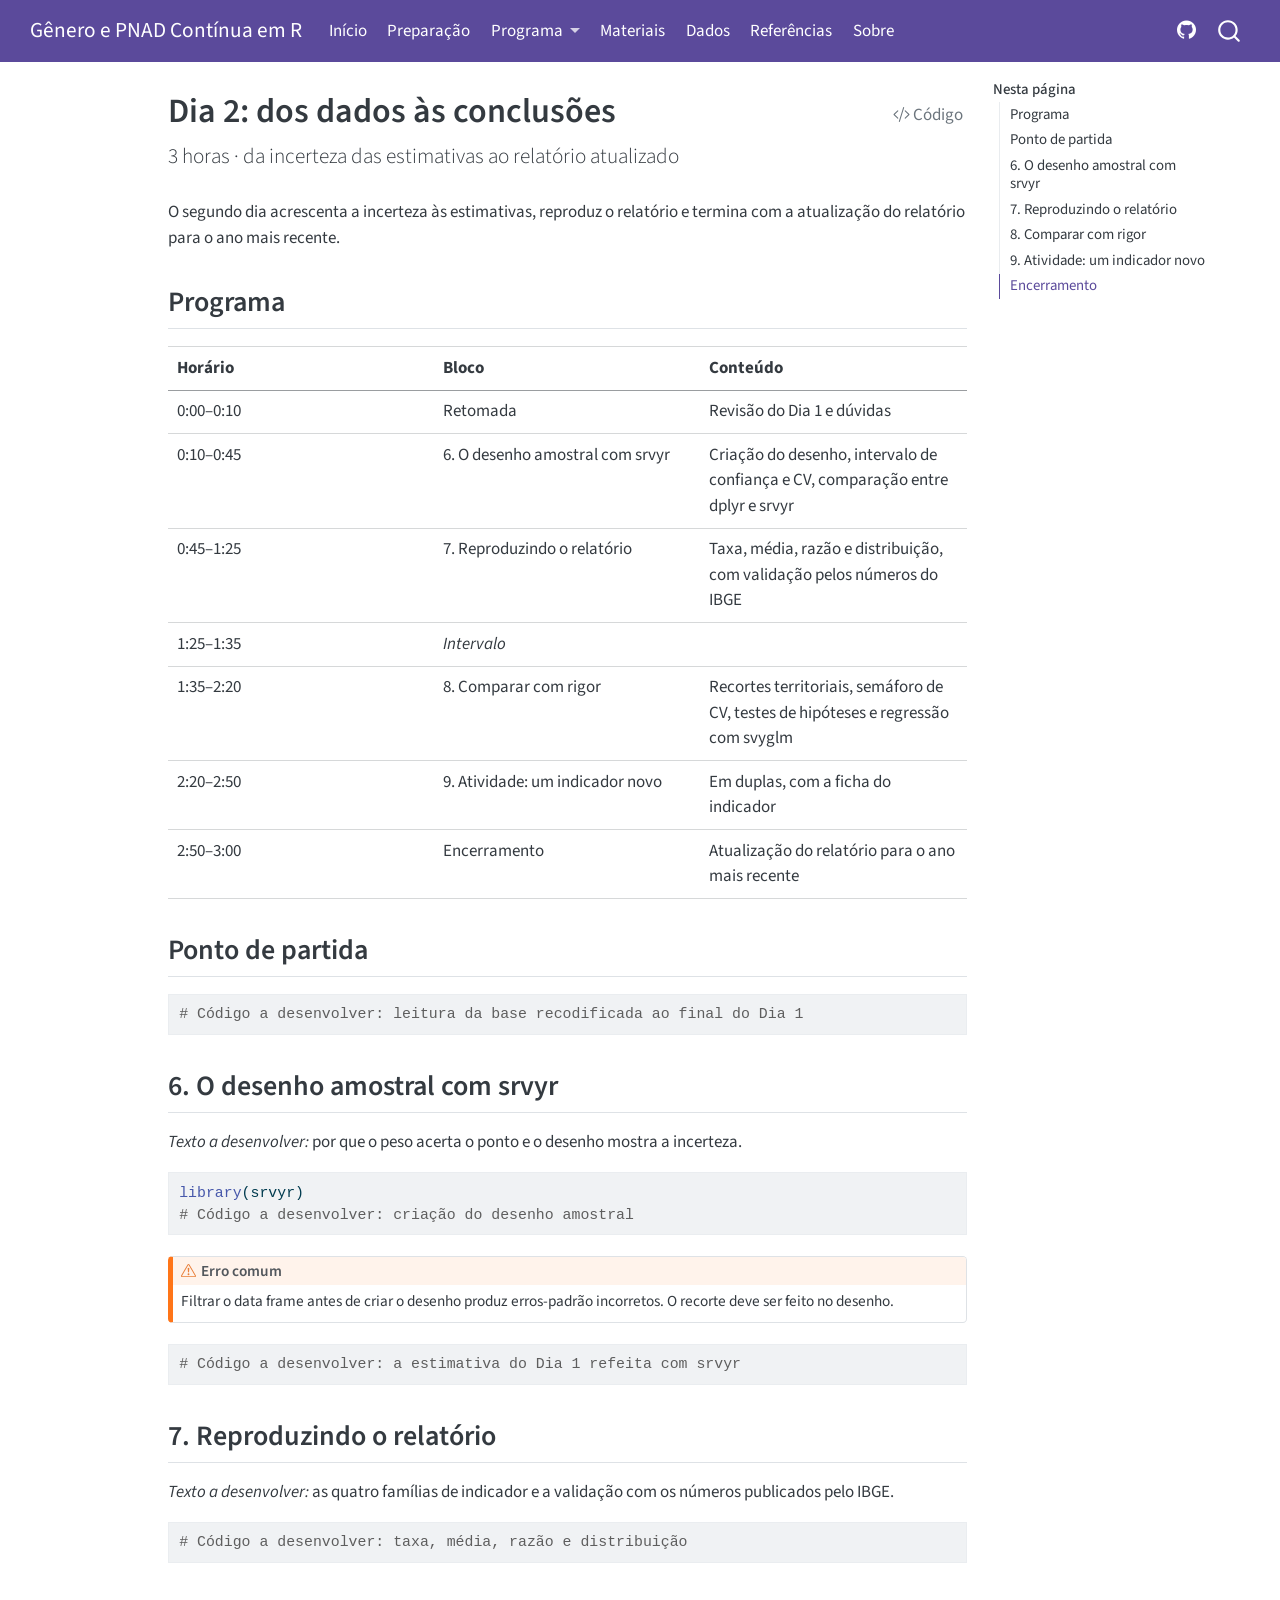
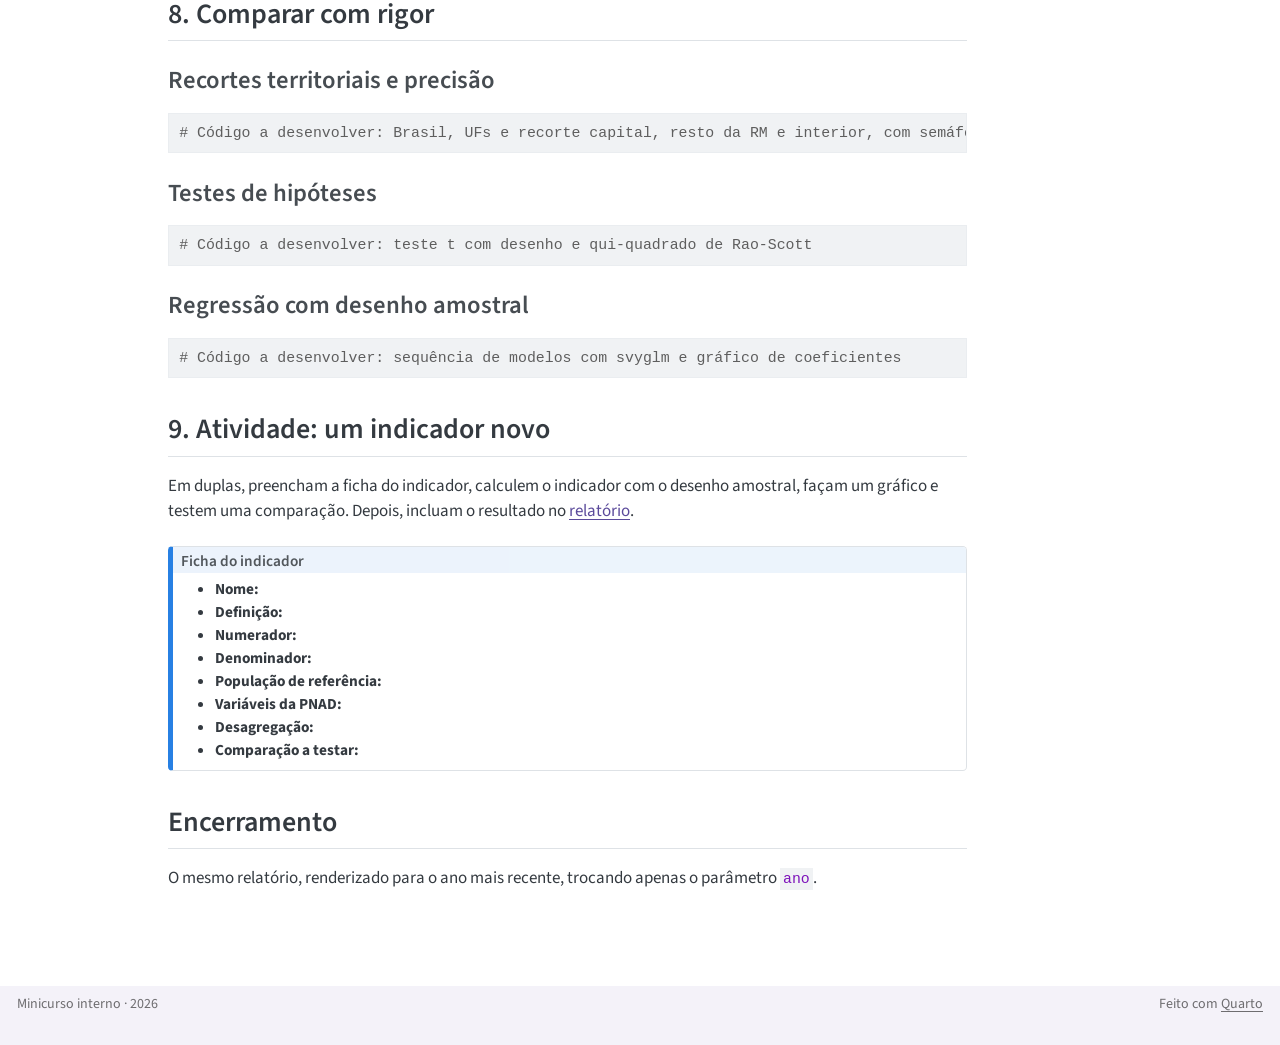
<file: dia2.html>
<!DOCTYPE html>
<html xmlns="http://www.w3.org/1999/xhtml" lang="pt" xml:lang="pt"><head>

<meta charset="utf-8">
<meta name="generator" content="quarto-1.10.18">

<meta name="viewport" content="width=device-width, initial-scale=1.0, user-scalable=yes">


<title>Dia 2: dos dados às conclusões – Gênero e PNAD Contínua em R</title>
<style>
/* Default styles provided by pandoc.
** See https://pandoc.org/MANUAL.html#variables-for-html for config info.
*/
span.smallcaps{font-variant: small-caps;}
div.columns{display: flex; gap: 1.5em;}
div.column{flex: auto;}
@media screen {
div.columns{gap: min(4vw, 1.5em);}
div.column{overflow-x: auto;}
}
div.hanging-indent{margin-left: 1.5em; text-indent: -1.5em;}
ul.task-list{list-style: none;}
ul.task-list li input[type="checkbox"] {
  width: 0.8em;
  margin: 0 0.8em 0.2em -1em; /* quarto-specific, see https://github.com/quarto-dev/quarto-cli/issues/4556 */ 
  vertical-align: middle;
}
/* CSS for syntax highlighting */
html { -webkit-text-size-adjust: 100%; }
pre > code.sourceCode { white-space: pre; position: relative; }
pre > code.sourceCode > span { display: inline-block; line-height: 1.25; }
pre > code.sourceCode > span:empty { height: 1.2em; }
.sourceCode { overflow: visible; }
code.sourceCode > span { color: inherit; text-decoration: inherit; }
div.sourceCode { margin: 1em 0; }
pre.sourceCode { margin: 0; }
@media screen {
div.sourceCode { overflow: auto; }
}
@media print {
pre > code.sourceCode { white-space: pre-wrap; }
pre > code.sourceCode > span { text-indent: -5em; padding-left: 5em; }
}
pre.numberSource code
  { counter-reset: source-line 0; }
pre.numberSource code > span
  { position: relative; left: -4em; counter-increment: source-line; }
pre.numberSource code > span > a:first-child::before
  { content: counter(source-line);
    position: relative; left: -1em; text-align: right; vertical-align: baseline;
    border: none; display: inline-block;
    -webkit-touch-callout: none; -webkit-user-select: none;
    -khtml-user-select: none; -moz-user-select: none;
    -ms-user-select: none; user-select: none;
    padding: 0 4px; width: 4em;
  }
pre.numberSource { margin-left: 3em;  padding-left: 4px; }
div.sourceCode
  {   }
@media screen {
pre > code.sourceCode > span > a:first-child::before { text-decoration: underline; }
}
</style>


<script src="site_libs/quarto-nav/quarto-nav.js"></script>
<script src="site_libs/quarto-nav/headroom.min.js"></script>
<script src="site_libs/clipboard/clipboard.min.js"></script>
<script src="site_libs/quarto-search/autocomplete.umd.js"></script>
<script src="site_libs/quarto-search/fuse.min.js"></script>
<script src="site_libs/quarto-search/quarto-search.js"></script>
<meta name="quarto:offset" content="./">
<script src="site_libs/quarto-html/quarto.js" type="module"></script>
<script src="site_libs/quarto-html/tabsets/tabsets.js" type="module"></script>
<script src="site_libs/quarto-html/popper.min.js"></script>
<script src="site_libs/quarto-html/tippy.umd.min.js"></script>
<script src="site_libs/quarto-html/anchor.min.js"></script>
<link href="site_libs/quarto-html/tippy.css" rel="stylesheet">
<link href="site_libs/quarto-html/quarto-syntax-highlighting-64a204ab8560d761af7679ceaba22944.css" rel="stylesheet" id="quarto-text-highlighting-styles">
<script src="site_libs/bootstrap/bootstrap.min.js"></script>
<link href="site_libs/bootstrap/bootstrap-icons.css" rel="stylesheet">
<link href="site_libs/bootstrap/bootstrap-3ebdaf4cea9aa4f282991ccc1f4b893b.min.css" rel="stylesheet" append-hash="true" id="quarto-bootstrap" data-mode="light">
<script id="quarto-search-options" type="application/json">{
  "location": "navbar",
  "copy-button": false,
  "collapse-after": 3,
  "panel-placement": "end",
  "type": "overlay",
  "limit": 50,
  "keyboard-shortcut": [
    "f",
    "/",
    "s"
  ],
  "show-item-context": false,
  "language": {
    "search-no-results-text": "Nenhum resultado",
    "search-matching-documents-text": "documentos correspondentes",
    "search-copy-link-title": "Copiar link para a busca",
    "search-hide-matches-text": "Esconder correspondências adicionais",
    "search-more-match-text": "mais correspondência neste documento",
    "search-more-matches-text": "mais correspondências neste documento",
    "search-clear-button-title": "Limpar",
    "search-text-placeholder": "",
    "search-detached-cancel-button-title": "Cancelar",
    "search-submit-button-title": "Enviar",
    "search-label": "Procurar"
  }
}</script>
<meta name="robots" content="noindex, nofollow">


<link rel="stylesheet" href="styles.css">
</head>

<body class="nav-fixed quarto-light">

<div id="quarto-search-results"></div>
  <header id="quarto-header" class="headroom fixed-top">
    <nav class="navbar navbar-expand-lg " data-bs-theme="dark">
      <div class="navbar-container container-fluid">
      <div class="navbar-brand-container mx-auto">
    <a class="navbar-brand" href="./index.html">
    <span class="navbar-title">Gênero e PNAD Contínua em R</span>
    </a>
  </div>
            <div id="quarto-search" class="" title="Procurar"></div>
          <button class="navbar-toggler" type="button" data-bs-toggle="collapse" data-bs-target="#navbarCollapse" aria-controls="navbarCollapse" role="menu" aria-expanded="false" aria-label="Alternar de navegação" onclick="if (window.quartoToggleHeadroom) { window.quartoToggleHeadroom(); }">
  <span class="navbar-toggler-icon"></span>
</button>
          <div class="collapse navbar-collapse" id="navbarCollapse">
            <ul class="navbar-nav navbar-nav-scroll me-auto">
  <li class="nav-item">
    <a class="nav-link" href="./index.html"> 
<span class="menu-text">Início</span></a>
  </li>  
  <li class="nav-item">
    <a class="nav-link" href="./preparacao.html"> 
<span class="menu-text">Preparação</span></a>
  </li>  
  <li class="nav-item dropdown ">
    <a class="nav-link dropdown-toggle" href="#" id="nav-menu-programa" role="link" data-bs-toggle="dropdown" aria-expanded="false">
 <span class="menu-text">Programa</span>
    </a>
    <ul class="dropdown-menu" aria-labelledby="nav-menu-programa">    
        <li>
    <a class="dropdown-item" href="./dia1.html">
 <span class="dropdown-text">Dia 1: da pergunta aos dados</span></a>
  </li>  
        <li>
    <a class="dropdown-item" href="./dia2.html">
 <span class="dropdown-text">Dia 2: dos dados às conclusões</span></a>
  </li>  
        <li>
    <a class="dropdown-item" href="./relatorio.html">
 <span class="dropdown-text">Relatório final</span></a>
  </li>  
    </ul>
  </li>
  <li class="nav-item">
    <a class="nav-link" href="./materiais.html"> 
<span class="menu-text">Materiais</span></a>
  </li>  
  <li class="nav-item">
    <a class="nav-link" href="./dados.html"> 
<span class="menu-text">Dados</span></a>
  </li>  
  <li class="nav-item">
    <a class="nav-link" href="./referencias.html"> 
<span class="menu-text">Referências</span></a>
  </li>  
  <li class="nav-item">
    <a class="nav-link" href="./about.html"> 
<span class="menu-text">Sobre</span></a>
  </li>  
</ul>
            <ul class="navbar-nav navbar-nav-scroll ms-auto">
  <li class="nav-item compact">
    <a class="nav-link" href="https://github.com/LincolnTSilva/minicurso-genero-pnadc"> <i class="bi bi-github" role="img" aria-label="Repositório no GitHub">
</i> 
<span class="menu-text"></span></a>
  </li>  
</ul>
          </div> <!-- /navcollapse -->
            <div class="quarto-navbar-tools">
</div>
      </div> <!-- /container-fluid -->
    </nav>
</header>
<!-- content -->
<div id="quarto-content" class="quarto-container page-columns page-rows-contents page-layout-article page-navbar">
<!-- sidebar -->
<!-- margin-sidebar -->
    <div id="quarto-margin-sidebar" class="sidebar margin-sidebar">
        <nav id="TOC" role="doc-toc" class="toc-active">
    <h2 id="toc-title">Nesta página</h2>
   
  <ul>
  <li><a href="#programa" id="toc-programa" class="nav-link active" data-scroll-target="#programa">Programa</a></li>
  <li><a href="#ponto-de-partida" id="toc-ponto-de-partida" class="nav-link" data-scroll-target="#ponto-de-partida">Ponto de partida</a></li>
  <li><a href="#o-desenho-amostral-com-srvyr" id="toc-o-desenho-amostral-com-srvyr" class="nav-link" data-scroll-target="#o-desenho-amostral-com-srvyr">6. O desenho amostral com srvyr</a></li>
  <li><a href="#reproduzindo-o-relatório" id="toc-reproduzindo-o-relatório" class="nav-link" data-scroll-target="#reproduzindo-o-relatório">7. Reproduzindo o relatório</a></li>
  <li><a href="#comparar-com-rigor" id="toc-comparar-com-rigor" class="nav-link" data-scroll-target="#comparar-com-rigor">8. Comparar com rigor</a>
  <ul class="collapse">
  <li><a href="#recortes-territoriais-e-precisão" id="toc-recortes-territoriais-e-precisão" class="nav-link" data-scroll-target="#recortes-territoriais-e-precisão">Recortes territoriais e precisão</a></li>
  <li><a href="#testes-de-hipóteses" id="toc-testes-de-hipóteses" class="nav-link" data-scroll-target="#testes-de-hipóteses">Testes de hipóteses</a></li>
  <li><a href="#regressão-com-desenho-amostral" id="toc-regressão-com-desenho-amostral" class="nav-link" data-scroll-target="#regressão-com-desenho-amostral">Regressão com desenho amostral</a></li>
  </ul></li>
  <li><a href="#atividade-um-indicador-novo" id="toc-atividade-um-indicador-novo" class="nav-link" data-scroll-target="#atividade-um-indicador-novo">9. Atividade: um indicador novo</a></li>
  <li><a href="#encerramento" id="toc-encerramento" class="nav-link" data-scroll-target="#encerramento">Encerramento</a></li>
  </ul>
</nav>
    </div>
<!-- main -->
<main class="content" id="quarto-document-content">

<header id="title-block-header" class="quarto-title-block default">
<div class="quarto-title">
<div class="quarto-title-block"><div><h1 class="title">Dia 2: dos dados às conclusões</h1><button type="button" class="btn code-tools-button" id="quarto-code-tools-source"><i class="bi"></i> Código</button></div></div>
<p class="subtitle lead">3 horas · da incerteza das estimativas ao relatório atualizado</p>
</div>



<div class="quarto-title-meta">

    
  
    
  </div>
  


</header>


<p>O segundo dia acrescenta a incerteza às estimativas, reproduz o relatório e termina com a atualização do relatório para o ano mais recente.</p>
<section id="programa" class="level2">
<h2 class="anchored" data-anchor-id="programa">Programa</h2>
<div class="programa">
<table class="caption-top table">
<colgroup>
<col style="width: 33%">
<col style="width: 33%">
<col style="width: 33%">
</colgroup>
<thead>
<tr class="header">
<th>Horário</th>
<th>Bloco</th>
<th>Conteúdo</th>
</tr>
</thead>
<tbody>
<tr class="odd">
<td>0:00–0:10</td>
<td>Retomada</td>
<td>Revisão do Dia 1 e dúvidas</td>
</tr>
<tr class="even">
<td>0:10–0:45</td>
<td>6. O desenho amostral com srvyr</td>
<td>Criação do desenho, intervalo de confiança e CV, comparação entre dplyr e srvyr</td>
</tr>
<tr class="odd">
<td>0:45–1:25</td>
<td>7. Reproduzindo o relatório</td>
<td>Taxa, média, razão e distribuição, com validação pelos números do IBGE</td>
</tr>
<tr class="even">
<td>1:25–1:35</td>
<td><em>Intervalo</em></td>
<td></td>
</tr>
<tr class="odd">
<td>1:35–2:20</td>
<td>8. Comparar com rigor</td>
<td>Recortes territoriais, semáforo de CV, testes de hipóteses e regressão com svyglm</td>
</tr>
<tr class="even">
<td>2:20–2:50</td>
<td>9. Atividade: um indicador novo</td>
<td>Em duplas, com a ficha do indicador</td>
</tr>
<tr class="odd">
<td>2:50–3:00</td>
<td>Encerramento</td>
<td>Atualização do relatório para o ano mais recente</td>
</tr>
</tbody>
</table>
</div>
</section>
<section id="ponto-de-partida" class="level2">
<h2 class="anchored" data-anchor-id="ponto-de-partida">Ponto de partida</h2>
<div class="cell">
<div class="code-copy-outer-scaffold"><div class="sourceCode cell-code" id="cb1"><pre class="sourceCode r code-with-copy"><code class="sourceCode r"><span id="cb1-1"><a href="#cb1-1" aria-hidden="true" tabindex="-1"></a><span class="co"># Código a desenvolver: leitura da base recodificada ao final do Dia 1</span></span></code></pre></div><button title="Copiar para a área de transferência" class="code-copy-button"><i class="bi"></i></button></div>
</div>
</section>
<section id="o-desenho-amostral-com-srvyr" class="level2">
<h2 class="anchored" data-anchor-id="o-desenho-amostral-com-srvyr">6. O desenho amostral com srvyr</h2>
<p><em>Texto a desenvolver:</em> por que o peso acerta o ponto e o desenho mostra a incerteza.</p>
<div class="cell">
<div class="code-copy-outer-scaffold"><div class="sourceCode cell-code" id="cb2"><pre class="sourceCode r code-with-copy"><code class="sourceCode r"><span id="cb2-1"><a href="#cb2-1" aria-hidden="true" tabindex="-1"></a><span class="fu">library</span>(srvyr)</span>
<span id="cb2-2"><a href="#cb2-2" aria-hidden="true" tabindex="-1"></a><span class="co"># Código a desenvolver: criação do desenho amostral</span></span></code></pre></div><button title="Copiar para a área de transferência" class="code-copy-button"><i class="bi"></i></button></div>
</div>
<div class="callout callout-style-default callout-warning callout-titled">
<div class="callout-header d-flex align-content-center">
<div class="callout-icon-container">
<i class="callout-icon"></i>
</div>
<div class="callout-title-container flex-fill">
<span class="screen-reader-only">Aviso</span>Erro comum
</div>
</div>
<div class="callout-body-container callout-body">
<p>Filtrar o data frame antes de criar o desenho produz erros-padrão incorretos. O recorte deve ser feito no desenho.</p>
</div>
</div>
<div class="cell">
<div class="code-copy-outer-scaffold"><div class="sourceCode cell-code" id="cb3"><pre class="sourceCode r code-with-copy"><code class="sourceCode r"><span id="cb3-1"><a href="#cb3-1" aria-hidden="true" tabindex="-1"></a><span class="co"># Código a desenvolver: a estimativa do Dia 1 refeita com srvyr</span></span></code></pre></div><button title="Copiar para a área de transferência" class="code-copy-button"><i class="bi"></i></button></div>
</div>
</section>
<section id="reproduzindo-o-relatório" class="level2">
<h2 class="anchored" data-anchor-id="reproduzindo-o-relatório">7. Reproduzindo o relatório</h2>
<p><em>Texto a desenvolver:</em> as quatro famílias de indicador e a validação com os números publicados pelo IBGE.</p>
<div class="cell">
<div class="code-copy-outer-scaffold"><div class="sourceCode cell-code" id="cb4"><pre class="sourceCode r code-with-copy"><code class="sourceCode r"><span id="cb4-1"><a href="#cb4-1" aria-hidden="true" tabindex="-1"></a><span class="co"># Código a desenvolver: taxa, média, razão e distribuição</span></span></code></pre></div><button title="Copiar para a área de transferência" class="code-copy-button"><i class="bi"></i></button></div>
</div>
</section>
<section id="comparar-com-rigor" class="level2">
<h2 class="anchored" data-anchor-id="comparar-com-rigor">8. Comparar com rigor</h2>
<section id="recortes-territoriais-e-precisão" class="level3">
<h3 class="anchored" data-anchor-id="recortes-territoriais-e-precisão">Recortes territoriais e precisão</h3>
<div class="cell">
<div class="code-copy-outer-scaffold"><div class="sourceCode cell-code" id="cb5"><pre class="sourceCode r code-with-copy"><code class="sourceCode r"><span id="cb5-1"><a href="#cb5-1" aria-hidden="true" tabindex="-1"></a><span class="co"># Código a desenvolver: Brasil, UFs e recorte capital, resto da RM e interior, com semáforo de CV</span></span></code></pre></div><button title="Copiar para a área de transferência" class="code-copy-button"><i class="bi"></i></button></div>
</div>
</section>
<section id="testes-de-hipóteses" class="level3">
<h3 class="anchored" data-anchor-id="testes-de-hipóteses">Testes de hipóteses</h3>
<div class="cell">
<div class="code-copy-outer-scaffold"><div class="sourceCode cell-code" id="cb6"><pre class="sourceCode r code-with-copy"><code class="sourceCode r"><span id="cb6-1"><a href="#cb6-1" aria-hidden="true" tabindex="-1"></a><span class="co"># Código a desenvolver: teste t com desenho e qui-quadrado de Rao-Scott</span></span></code></pre></div><button title="Copiar para a área de transferência" class="code-copy-button"><i class="bi"></i></button></div>
</div>
</section>
<section id="regressão-com-desenho-amostral" class="level3">
<h3 class="anchored" data-anchor-id="regressão-com-desenho-amostral">Regressão com desenho amostral</h3>
<div class="cell">
<div class="code-copy-outer-scaffold"><div class="sourceCode cell-code" id="cb7"><pre class="sourceCode r code-with-copy"><code class="sourceCode r"><span id="cb7-1"><a href="#cb7-1" aria-hidden="true" tabindex="-1"></a><span class="co"># Código a desenvolver: sequência de modelos com svyglm e gráfico de coeficientes</span></span></code></pre></div><button title="Copiar para a área de transferência" class="code-copy-button"><i class="bi"></i></button></div>
</div>
</section>
</section>
<section id="atividade-um-indicador-novo" class="level2">
<h2 class="anchored" data-anchor-id="atividade-um-indicador-novo">9. Atividade: um indicador novo</h2>
<p>Em duplas, preencham a ficha do indicador, calculem o indicador com o desenho amostral, façam um gráfico e testem uma comparação. Depois, incluam o resultado no <a href="./relatorio.html">relatório</a>.</p>
<div class="callout callout-style-default callout-note no-icon callout-titled">
<div class="callout-header d-flex align-content-center">
<div class="callout-icon-container">
<i class="callout-icon no-icon"></i>
</div>
<div class="callout-title-container flex-fill">
<span class="screen-reader-only">Nota</span>Ficha do indicador
</div>
</div>
<div class="callout-body-container callout-body">
<ul>
<li><strong>Nome:</strong></li>
<li><strong>Definição:</strong></li>
<li><strong>Numerador:</strong></li>
<li><strong>Denominador:</strong></li>
<li><strong>População de referência:</strong></li>
<li><strong>Variáveis da PNAD:</strong></li>
<li><strong>Desagregação:</strong></li>
<li><strong>Comparação a testar:</strong></li>
</ul>
</div>
</div>
</section>
<section id="encerramento" class="level2">
<h2 class="anchored" data-anchor-id="encerramento">Encerramento</h2>
<p>O mesmo relatório, renderizado para o ano mais recente, trocando apenas o parâmetro <code>ano</code>.</p>


<!-- -->

</section>

<a onclick="window.scrollTo(0, 0); return false;" role="button" id="quarto-back-to-top"><i class="bi bi-arrow-up"></i> De volta ao topo</a></main> <!-- /main -->
<script id="quarto-html-after-body" type="application/javascript">
  window.document.addEventListener("DOMContentLoaded", function (event) {
    const icon = "";
    const anchorJS = new window.AnchorJS();
    anchorJS.options = {
      placement: 'right',
      icon: icon
    };
    anchorJS.add('.anchored');
    const isCodeAnnotation = (el) => {
      for (const clz of el.classList) {
        if (clz.startsWith('code-annotation-')) {                     
          return true;
        }
      }
      return false;
    }
    const onCopySuccess = function(e) {
      // button target
      const button = e.trigger;
      // don't keep focus
      button.blur();
      // flash "checked"
      button.classList.add('code-copy-button-checked');
      var currentTitle = button.getAttribute("title");
      button.setAttribute("title", "Copiada");
      let tooltip;
      if (window.bootstrap) {
        button.setAttribute("data-bs-toggle", "tooltip");
        button.setAttribute("data-bs-placement", "left");
        button.setAttribute("data-bs-title", "Copiada");
        tooltip = new bootstrap.Tooltip(button, 
          { trigger: "manual", 
            customClass: "code-copy-button-tooltip",
            offset: [0, -8]});
        tooltip.show();    
      }
      setTimeout(function() {
        if (tooltip) {
          tooltip.hide();
          button.removeAttribute("data-bs-title");
          button.removeAttribute("data-bs-toggle");
          button.removeAttribute("data-bs-placement");
        }
        button.setAttribute("title", currentTitle);
        button.classList.remove('code-copy-button-checked');
      }, 1000);
      // clear code selection
      e.clearSelection();
    }
    const getTextToCopy = function(trigger) {
      const outerScaffold = trigger.parentElement.cloneNode(true);
      const codeEl = outerScaffold.querySelector('code');
      for (const childEl of codeEl.children) {
        if (isCodeAnnotation(childEl)) {
          childEl.remove();
        }
      }
      return codeEl.innerText;
    }
    const clipboard = new window.ClipboardJS('.code-copy-button:not([data-in-quarto-modal])', {
      text: getTextToCopy
    });
    clipboard.on('success', onCopySuccess);
    if (window.document.getElementById('quarto-embedded-source-code-modal')) {
      const clipboardModal = new window.ClipboardJS('.code-copy-button[data-in-quarto-modal]', {
        text: getTextToCopy,
        container: window.document.getElementById('quarto-embedded-source-code-modal')
      });
      clipboardModal.on('success', onCopySuccess);
    }
    const viewSource = window.document.getElementById('quarto-view-source') ||
                       window.document.getElementById('quarto-code-tools-source');
    if (viewSource) {
      const sourceUrl = viewSource.getAttribute("data-quarto-source-url");
      viewSource.addEventListener("click", function(e) {
        if (sourceUrl) {
          // rstudio viewer pane
          if (/\bcapabilities=\b/.test(window.location)) {
            window.open(sourceUrl);
          } else {
            window.location.href = sourceUrl;
          }
        } else {
          const modal = new bootstrap.Modal(document.getElementById('quarto-embedded-source-code-modal'));
          modal.show();
        }
        return false;
      });
    }
    function toggleCodeHandler(show) {
      return function(e) {
        const cellDetails = window.document.querySelectorAll(".cell details.code-fold");
        for (let i=0; i<cellDetails.length; i++) {
          const details = cellDetails[i];
          if (show) {
            details.open = true;
          } else {
            details.removeAttribute("open");
          }
        }
        const cellCodeDivs = window.document.querySelectorAll(".cell div.sourceCode.cell-code");
        const fromCls = show ? "hidden" : "unhidden";
        const toCls = show ? "unhidden" : "hidden";
        for (let i=0; i<cellCodeDivs.length; i++) {
          const codeDiv = cellCodeDivs[i];
          if (codeDiv.classList.contains(fromCls)) {
            codeDiv.classList.remove(fromCls);
            codeDiv.classList.add(toCls);
          } 
        }
        return false;
      }
    }
    const hideAllCode = window.document.getElementById("quarto-hide-all-code");
    if (hideAllCode) {
      hideAllCode.addEventListener("click", toggleCodeHandler(false));
    }
    const showAllCode = window.document.getElementById("quarto-show-all-code");
    if (showAllCode) {
      showAllCode.addEventListener("click", toggleCodeHandler(true));
    }
      var localhostRegex = new RegExp(/^(?:http|https):\/\/localhost\:?[0-9]*\//);
      var mailtoRegex = new RegExp(/^mailto:/);
        var filterRegex = new RegExp("https:\/\/lincolntsilva\.github\.io\/minicurso-genero-pnadc\/");
      var isInternal = (href) => {
          return filterRegex.test(href) || localhostRegex.test(href) || mailtoRegex.test(href);
      }
      // Inspect non-navigation links and adorn them if external
     var links = window.document.querySelectorAll('a[href]:not(.nav-link):not(.navbar-brand):not(.toc-action):not(.sidebar-link):not(.sidebar-item-toggle):not(.pagination-link):not(.no-external):not([aria-hidden]):not(.dropdown-item):not(.quarto-navigation-tool):not(.about-link)');
      for (var i=0; i<links.length; i++) {
        const link = links[i];
        if (!isInternal(link.href)) {
          // undo the damage that might have been done by quarto-nav.js in the case of
          // links that we want to consider external
          if (link.dataset.originalHref !== undefined) {
            link.href = link.dataset.originalHref;
          }
        }
      }
    function tippyHover(el, contentFn, onTriggerFn, onUntriggerFn) {
      const config = {
        allowHTML: true,
        maxWidth: 500,
        delay: 100,
        arrow: false,
        appendTo: function(el) {
            return el.parentElement;
        },
        interactive: true,
        interactiveBorder: 10,
        theme: 'quarto',
        placement: 'bottom-start',
      };
      if (contentFn) {
        config.content = contentFn;
      }
      if (onTriggerFn) {
        config.onTrigger = onTriggerFn;
      }
      if (onUntriggerFn) {
        config.onUntrigger = onUntriggerFn;
      }
      window.tippy(el, config); 
    }
    const noterefs = window.document.querySelectorAll('a[role="doc-noteref"]');
    for (var i=0; i<noterefs.length; i++) {
      const ref = noterefs[i];
      tippyHover(ref, function() {
        // use id or data attribute instead here
        let href = ref.getAttribute('data-footnote-href') || ref.getAttribute('href');
        try { href = new URL(href).hash; } catch {}
        const id = href.replace(/^#\/?/, "");
        const note = window.document.getElementById(id);
        if (note) {
          return note.innerHTML;
        } else {
          return "";
        }
      });
    }
    const xrefs = window.document.querySelectorAll('a.quarto-xref');
    const processXRef = (id, note) => {
      // Strip column container classes
      const stripColumnClz = (el) => {
        el.classList.remove("page-full", "page-columns");
        if (el.children) {
          for (const child of el.children) {
            stripColumnClz(child);
          }
        }
      }
      stripColumnClz(note)
      if (id === null || id.startsWith('sec-')) {
        // Special case sections, only their first couple elements
        const container = document.createElement("div");
        if (note.children && note.children.length > 2) {
          container.appendChild(note.children[0].cloneNode(true));
          for (let i = 1; i < note.children.length; i++) {
            const child = note.children[i];
            if (child.tagName === "P" && child.innerText === "") {
              continue;
            } else {
              container.appendChild(child.cloneNode(true));
              break;
            }
          }
          if (window.Quarto?.typesetMath) {
            window.Quarto.typesetMath(container);
          }
          return container.innerHTML
        } else {
          if (window.Quarto?.typesetMath) {
            window.Quarto.typesetMath(note);
          }
          return note.innerHTML;
        }
      } else {
        // Remove any anchor links if they are present
        const anchorLink = note.querySelector('a.anchorjs-link');
        if (anchorLink) {
          anchorLink.remove();
        }
        if (window.Quarto?.typesetMath) {
          window.Quarto.typesetMath(note);
        }
        if (note.classList.contains("callout")) {
          return note.outerHTML;
        } else {
          return note.innerHTML;
        }
      }
    }
    for (var i=0; i<xrefs.length; i++) {
      const xref = xrefs[i];
      tippyHover(xref, undefined, function(instance) {
        instance.disable();
        let url = xref.getAttribute('href');
        let hash = undefined; 
        if (url.startsWith('#')) {
          hash = url;
        } else {
          try { hash = new URL(url).hash; } catch {}
        }
        if (hash) {
          const id = hash.replace(/^#\/?/, "");
          const note = window.document.getElementById(id);
          if (note !== null) {
            try {
              const html = processXRef(id, note.cloneNode(true));
              instance.setContent(html);
            } finally {
              instance.enable();
              instance.show();
            }
          } else {
            // See if we can fetch this
            fetch(url.split('#')[0])
            .then(res => res.text())
            .then(html => {
              const parser = new DOMParser();
              const htmlDoc = parser.parseFromString(html, "text/html");
              const note = htmlDoc.getElementById(id);
              if (note !== null) {
                const html = processXRef(id, note);
                instance.setContent(html);
              } 
            }).finally(() => {
              instance.enable();
              instance.show();
            });
          }
        } else {
          // See if we can fetch a full url (with no hash to target)
          // This is a special case and we should probably do some content thinning / targeting
          fetch(url)
          .then(res => res.text())
          .then(html => {
            const parser = new DOMParser();
            const htmlDoc = parser.parseFromString(html, "text/html");
            const note = htmlDoc.querySelector('main.content');
            if (note !== null) {
              // This should only happen for chapter cross references
              // (since there is no id in the URL)
              // remove the first header
              if (note.children.length > 0 && note.children[0].tagName === "HEADER") {
                note.children[0].remove();
              }
              const html = processXRef(null, note);
              instance.setContent(html);
            } 
          }).finally(() => {
            instance.enable();
            instance.show();
          });
        }
      }, function(instance) {
      });
    }
        let selectedAnnoteEl;
        const selectorForAnnotation = ( cell, annotation) => {
          let cellAttr = 'data-code-cell="' + cell + '"';
          let lineAttr = 'data-code-annotation="' +  annotation + '"';
          const selector = 'span[' + cellAttr + '][' + lineAttr + ']';
          return selector;
        }
        const selectCodeLines = (annoteEl) => {
          const doc = window.document;
          const targetCell = annoteEl.getAttribute("data-target-cell");
          const targetAnnotation = annoteEl.getAttribute("data-target-annotation");
          const annoteSpan = window.document.querySelector(selectorForAnnotation(targetCell, targetAnnotation));
          const lines = annoteSpan.getAttribute("data-code-lines").split(",");
          const lineIds = lines.map((line) => {
            return targetCell + "-" + line;
          })
          let top = null;
          let height = null;
          let parent = null;
          if (lineIds.length > 0) {
              //compute the position of the single el (top and bottom and make a div)
              const el = window.document.getElementById(lineIds[0]);
              top = el.offsetTop;
              height = el.offsetHeight;
              parent = el.parentElement.parentElement;
            if (lineIds.length > 1) {
              const lastEl = window.document.getElementById(lineIds[lineIds.length - 1]);
              const bottom = lastEl.offsetTop + lastEl.offsetHeight;
              height = bottom - top;
            }
            if (top !== null && height !== null && parent !== null) {
              // cook up a div (if necessary) and position it 
              let div = window.document.getElementById("code-annotation-line-highlight");
              if (div === null) {
                div = window.document.createElement("div");
                div.setAttribute("id", "code-annotation-line-highlight");
                div.style.position = 'absolute';
                parent.appendChild(div);
              }
              div.style.top = top - 2 + "px";
              div.style.height = height + 4 + "px";
              div.style.left = 0;
              let gutterDiv = window.document.getElementById("code-annotation-line-highlight-gutter");
              if (gutterDiv === null) {
                gutterDiv = window.document.createElement("div");
                gutterDiv.setAttribute("id", "code-annotation-line-highlight-gutter");
                gutterDiv.style.position = 'absolute';
                const codeCell = window.document.getElementById(targetCell);
                const gutter = codeCell.querySelector('.code-annotation-gutter');
                gutter.appendChild(gutterDiv);
              }
              gutterDiv.style.top = top - 2 + "px";
              gutterDiv.style.height = height + 4 + "px";
            }
            selectedAnnoteEl = annoteEl;
          }
        };
        const unselectCodeLines = () => {
          const elementsIds = ["code-annotation-line-highlight", "code-annotation-line-highlight-gutter"];
          elementsIds.forEach((elId) => {
            const div = window.document.getElementById(elId);
            if (div) {
              div.remove();
            }
          });
          selectedAnnoteEl = undefined;
        };
          // Handle positioning of the toggle
      window.addEventListener(
        "resize",
        throttle(() => {
          elRect = undefined;
          if (selectedAnnoteEl) {
            selectCodeLines(selectedAnnoteEl);
          }
        }, 10)
      );
      function throttle(fn, ms) {
      let throttle = false;
      let timer;
        return (...args) => {
          if(!throttle) { // first call gets through
              fn.apply(this, args);
              throttle = true;
          } else { // all the others get throttled
              if(timer) clearTimeout(timer); // cancel #2
              timer = setTimeout(() => {
                fn.apply(this, args);
                timer = throttle = false;
              }, ms);
          }
        };
      }
        // Attach click handler to the DT
        const annoteDls = window.document.querySelectorAll('dt[data-target-cell]');
        for (const annoteDlNode of annoteDls) {
          annoteDlNode.addEventListener('click', (event) => {
            const clickedEl = event.target;
            if (clickedEl !== selectedAnnoteEl) {
              unselectCodeLines();
              const activeEl = window.document.querySelector('dt[data-target-cell].code-annotation-active');
              if (activeEl) {
                activeEl.classList.remove('code-annotation-active');
              }
              selectCodeLines(clickedEl);
              clickedEl.classList.add('code-annotation-active');
            } else {
              // Unselect the line
              unselectCodeLines();
              clickedEl.classList.remove('code-annotation-active');
            }
          });
        }
    const findCites = (el) => {
      const parentEl = el.parentElement;
      if (parentEl) {
        const cites = parentEl.dataset.cites;
        if (cites) {
          return {
            el,
            cites: cites.split(' ')
          };
        } else {
          return findCites(el.parentElement)
        }
      } else {
        return undefined;
      }
    };
    var bibliorefs = window.document.querySelectorAll('a[role="doc-biblioref"]');
    for (var i=0; i<bibliorefs.length; i++) {
      const ref = bibliorefs[i];
      const citeInfo = findCites(ref);
      if (citeInfo) {
        tippyHover(citeInfo.el, function() {
          var popup = window.document.createElement('div');
          citeInfo.cites.forEach(function(cite) {
            var citeDiv = window.document.createElement('div');
            citeDiv.classList.add('hanging-indent');
            citeDiv.classList.add('csl-entry');
            var biblioDiv = window.document.getElementById('ref-' + cite);
            if (biblioDiv) {
              citeDiv.innerHTML = biblioDiv.innerHTML;
            }
            popup.appendChild(citeDiv);
          });
          return popup.innerHTML;
        });
      }
    }
  });
  </script><div class="modal fade" id="quarto-embedded-source-code-modal" tabindex="-1" aria-labelledby="quarto-embedded-source-code-modal-label" aria-hidden="true"><div class="modal-dialog modal-dialog-scrollable"><div class="modal-content"><div class="modal-header"><h5 class="modal-title" id="quarto-embedded-source-code-modal-label">Código fonte</h5><button class="btn-close" data-bs-dismiss="modal"></button></div><div class="modal-body"><div class="">
<div class="code-copy-outer-scaffold"><div class="sourceCode" id="cb8" data-shortcodes="false"><pre class="sourceCode markdown code-with-copy"><code class="sourceCode markdown"><span id="cb8-1"><a href="#cb8-1" aria-hidden="true" tabindex="-1"></a><span class="co">---</span></span>
<span id="cb8-2"><a href="#cb8-2" aria-hidden="true" tabindex="-1"></a><span class="an">title:</span><span class="co"> "Dia 2: dos dados às conclusões"</span></span>
<span id="cb8-3"><a href="#cb8-3" aria-hidden="true" tabindex="-1"></a><span class="an">subtitle:</span><span class="co"> "3 horas · da incerteza das estimativas ao relatório atualizado"</span></span>
<span id="cb8-4"><a href="#cb8-4" aria-hidden="true" tabindex="-1"></a><span class="an">code-tools:</span><span class="co"> true</span></span>
<span id="cb8-5"><a href="#cb8-5" aria-hidden="true" tabindex="-1"></a><span class="co">---</span></span>
<span id="cb8-6"><a href="#cb8-6" aria-hidden="true" tabindex="-1"></a></span>
<span id="cb8-7"><a href="#cb8-7" aria-hidden="true" tabindex="-1"></a>O segundo dia acrescenta a incerteza às estimativas, reproduz o relatório e termina com a atualização do relatório para o ano mais recente.</span>
<span id="cb8-8"><a href="#cb8-8" aria-hidden="true" tabindex="-1"></a></span>
<span id="cb8-9"><a href="#cb8-9" aria-hidden="true" tabindex="-1"></a><span class="fu">## Programa</span></span>
<span id="cb8-10"><a href="#cb8-10" aria-hidden="true" tabindex="-1"></a></span>
<span id="cb8-11"><a href="#cb8-11" aria-hidden="true" tabindex="-1"></a>::: {.programa}</span>
<span id="cb8-12"><a href="#cb8-12" aria-hidden="true" tabindex="-1"></a></span>
<span id="cb8-13"><a href="#cb8-13" aria-hidden="true" tabindex="-1"></a><span class="pp">|</span> Horário <span class="pp">|</span> Bloco <span class="pp">|</span> Conteúdo <span class="pp">|</span></span>
<span id="cb8-14"><a href="#cb8-14" aria-hidden="true" tabindex="-1"></a><span class="pp">|---|---|---|</span></span>
<span id="cb8-15"><a href="#cb8-15" aria-hidden="true" tabindex="-1"></a><span class="pp">|</span> 0:00–0:10 <span class="pp">|</span> Retomada <span class="pp">|</span> Revisão do Dia 1 e dúvidas <span class="pp">|</span></span>
<span id="cb8-16"><a href="#cb8-16" aria-hidden="true" tabindex="-1"></a><span class="pp">|</span> 0:10–0:45 <span class="pp">|</span> 6. O desenho amostral com srvyr <span class="pp">|</span> Criação do desenho, intervalo de confiança e CV, comparação entre dplyr e srvyr <span class="pp">|</span></span>
<span id="cb8-17"><a href="#cb8-17" aria-hidden="true" tabindex="-1"></a><span class="pp">|</span> 0:45–1:25 <span class="pp">|</span> 7. Reproduzindo o relatório <span class="pp">|</span> Taxa, média, razão e distribuição, com validação pelos números do IBGE <span class="pp">|</span></span>
<span id="cb8-18"><a href="#cb8-18" aria-hidden="true" tabindex="-1"></a><span class="pp">|</span> 1:25–1:35 <span class="pp">|</span> *Intervalo* <span class="pp">|</span> <span class="pp">|</span></span>
<span id="cb8-19"><a href="#cb8-19" aria-hidden="true" tabindex="-1"></a><span class="pp">|</span> 1:35–2:20 <span class="pp">|</span> 8. Comparar com rigor <span class="pp">|</span> Recortes territoriais, semáforo de CV, testes de hipóteses e regressão com svyglm <span class="pp">|</span></span>
<span id="cb8-20"><a href="#cb8-20" aria-hidden="true" tabindex="-1"></a><span class="pp">|</span> 2:20–2:50 <span class="pp">|</span> 9. Atividade: um indicador novo <span class="pp">|</span> Em duplas, com a ficha do indicador <span class="pp">|</span></span>
<span id="cb8-21"><a href="#cb8-21" aria-hidden="true" tabindex="-1"></a><span class="pp">|</span> 2:50–3:00 <span class="pp">|</span> Encerramento <span class="pp">|</span> Atualização do relatório para o ano mais recente <span class="pp">|</span></span>
<span id="cb8-22"><a href="#cb8-22" aria-hidden="true" tabindex="-1"></a></span>
<span id="cb8-23"><a href="#cb8-23" aria-hidden="true" tabindex="-1"></a>:::</span>
<span id="cb8-24"><a href="#cb8-24" aria-hidden="true" tabindex="-1"></a></span>
<span id="cb8-25"><a href="#cb8-25" aria-hidden="true" tabindex="-1"></a><span class="fu">## Ponto de partida</span></span>
<span id="cb8-26"><a href="#cb8-26" aria-hidden="true" tabindex="-1"></a></span>
<span id="cb8-29"><a href="#cb8-29" aria-hidden="true" tabindex="-1"></a><span class="in">```{r}</span></span>
<span id="cb8-30"><a href="#cb8-30" aria-hidden="true" tabindex="-1"></a><span class="co">#| label: leitura-dia1</span></span>
<span id="cb8-31"><a href="#cb8-31" aria-hidden="true" tabindex="-1"></a><span class="co">#| eval: false</span></span>
<span id="cb8-32"><a href="#cb8-32" aria-hidden="true" tabindex="-1"></a><span class="co"># Código a desenvolver: leitura da base recodificada ao final do Dia 1</span></span>
<span id="cb8-33"><a href="#cb8-33" aria-hidden="true" tabindex="-1"></a><span class="in">```</span></span>
<span id="cb8-34"><a href="#cb8-34" aria-hidden="true" tabindex="-1"></a></span>
<span id="cb8-35"><a href="#cb8-35" aria-hidden="true" tabindex="-1"></a><span class="fu">## 6. O desenho amostral com srvyr</span></span>
<span id="cb8-36"><a href="#cb8-36" aria-hidden="true" tabindex="-1"></a></span>
<span id="cb8-37"><a href="#cb8-37" aria-hidden="true" tabindex="-1"></a>*Texto a desenvolver:* por que o peso acerta o ponto e o desenho mostra a incerteza.</span>
<span id="cb8-38"><a href="#cb8-38" aria-hidden="true" tabindex="-1"></a></span>
<span id="cb8-41"><a href="#cb8-41" aria-hidden="true" tabindex="-1"></a><span class="in">```{r}</span></span>
<span id="cb8-42"><a href="#cb8-42" aria-hidden="true" tabindex="-1"></a><span class="co">#| label: desenho</span></span>
<span id="cb8-43"><a href="#cb8-43" aria-hidden="true" tabindex="-1"></a><span class="co">#| eval: false</span></span>
<span id="cb8-44"><a href="#cb8-44" aria-hidden="true" tabindex="-1"></a><span class="fu">library</span>(srvyr)</span>
<span id="cb8-45"><a href="#cb8-45" aria-hidden="true" tabindex="-1"></a><span class="co"># Código a desenvolver: criação do desenho amostral</span></span>
<span id="cb8-46"><a href="#cb8-46" aria-hidden="true" tabindex="-1"></a><span class="in">```</span></span>
<span id="cb8-47"><a href="#cb8-47" aria-hidden="true" tabindex="-1"></a></span>
<span id="cb8-48"><a href="#cb8-48" aria-hidden="true" tabindex="-1"></a>::: {.callout-warning}</span>
<span id="cb8-49"><a href="#cb8-49" aria-hidden="true" tabindex="-1"></a><span class="fu">## Erro comum</span></span>
<span id="cb8-50"><a href="#cb8-50" aria-hidden="true" tabindex="-1"></a>Filtrar o data frame antes de criar o desenho produz erros-padrão incorretos. O recorte deve ser feito no desenho.</span>
<span id="cb8-51"><a href="#cb8-51" aria-hidden="true" tabindex="-1"></a>:::</span>
<span id="cb8-52"><a href="#cb8-52" aria-hidden="true" tabindex="-1"></a></span>
<span id="cb8-55"><a href="#cb8-55" aria-hidden="true" tabindex="-1"></a><span class="in">```{r}</span></span>
<span id="cb8-56"><a href="#cb8-56" aria-hidden="true" tabindex="-1"></a><span class="co">#| label: dplyr-vs-srvyr</span></span>
<span id="cb8-57"><a href="#cb8-57" aria-hidden="true" tabindex="-1"></a><span class="co">#| eval: false</span></span>
<span id="cb8-58"><a href="#cb8-58" aria-hidden="true" tabindex="-1"></a><span class="co"># Código a desenvolver: a estimativa do Dia 1 refeita com srvyr</span></span>
<span id="cb8-59"><a href="#cb8-59" aria-hidden="true" tabindex="-1"></a><span class="in">```</span></span>
<span id="cb8-60"><a href="#cb8-60" aria-hidden="true" tabindex="-1"></a></span>
<span id="cb8-61"><a href="#cb8-61" aria-hidden="true" tabindex="-1"></a><span class="fu">## 7. Reproduzindo o relatório</span></span>
<span id="cb8-62"><a href="#cb8-62" aria-hidden="true" tabindex="-1"></a></span>
<span id="cb8-63"><a href="#cb8-63" aria-hidden="true" tabindex="-1"></a>*Texto a desenvolver:* as quatro famílias de indicador e a validação com os números publicados pelo IBGE.</span>
<span id="cb8-64"><a href="#cb8-64" aria-hidden="true" tabindex="-1"></a></span>
<span id="cb8-67"><a href="#cb8-67" aria-hidden="true" tabindex="-1"></a><span class="in">```{r}</span></span>
<span id="cb8-68"><a href="#cb8-68" aria-hidden="true" tabindex="-1"></a><span class="co">#| label: indicadores</span></span>
<span id="cb8-69"><a href="#cb8-69" aria-hidden="true" tabindex="-1"></a><span class="co">#| eval: false</span></span>
<span id="cb8-70"><a href="#cb8-70" aria-hidden="true" tabindex="-1"></a><span class="co"># Código a desenvolver: taxa, média, razão e distribuição</span></span>
<span id="cb8-71"><a href="#cb8-71" aria-hidden="true" tabindex="-1"></a><span class="in">```</span></span>
<span id="cb8-72"><a href="#cb8-72" aria-hidden="true" tabindex="-1"></a></span>
<span id="cb8-73"><a href="#cb8-73" aria-hidden="true" tabindex="-1"></a><span class="fu">## 8. Comparar com rigor</span></span>
<span id="cb8-74"><a href="#cb8-74" aria-hidden="true" tabindex="-1"></a></span>
<span id="cb8-75"><a href="#cb8-75" aria-hidden="true" tabindex="-1"></a><span class="fu">### Recortes territoriais e precisão</span></span>
<span id="cb8-76"><a href="#cb8-76" aria-hidden="true" tabindex="-1"></a></span>
<span id="cb8-79"><a href="#cb8-79" aria-hidden="true" tabindex="-1"></a><span class="in">```{r}</span></span>
<span id="cb8-80"><a href="#cb8-80" aria-hidden="true" tabindex="-1"></a><span class="co">#| label: recortes</span></span>
<span id="cb8-81"><a href="#cb8-81" aria-hidden="true" tabindex="-1"></a><span class="co">#| eval: false</span></span>
<span id="cb8-82"><a href="#cb8-82" aria-hidden="true" tabindex="-1"></a><span class="co"># Código a desenvolver: Brasil, UFs e recorte capital, resto da RM e interior, com semáforo de CV</span></span>
<span id="cb8-83"><a href="#cb8-83" aria-hidden="true" tabindex="-1"></a><span class="in">```</span></span>
<span id="cb8-84"><a href="#cb8-84" aria-hidden="true" tabindex="-1"></a></span>
<span id="cb8-85"><a href="#cb8-85" aria-hidden="true" tabindex="-1"></a><span class="fu">### Testes de hipóteses</span></span>
<span id="cb8-86"><a href="#cb8-86" aria-hidden="true" tabindex="-1"></a></span>
<span id="cb8-89"><a href="#cb8-89" aria-hidden="true" tabindex="-1"></a><span class="in">```{r}</span></span>
<span id="cb8-90"><a href="#cb8-90" aria-hidden="true" tabindex="-1"></a><span class="co">#| label: testes</span></span>
<span id="cb8-91"><a href="#cb8-91" aria-hidden="true" tabindex="-1"></a><span class="co">#| eval: false</span></span>
<span id="cb8-92"><a href="#cb8-92" aria-hidden="true" tabindex="-1"></a><span class="co"># Código a desenvolver: teste t com desenho e qui-quadrado de Rao-Scott</span></span>
<span id="cb8-93"><a href="#cb8-93" aria-hidden="true" tabindex="-1"></a><span class="in">```</span></span>
<span id="cb8-94"><a href="#cb8-94" aria-hidden="true" tabindex="-1"></a></span>
<span id="cb8-95"><a href="#cb8-95" aria-hidden="true" tabindex="-1"></a><span class="fu">### Regressão com desenho amostral</span></span>
<span id="cb8-96"><a href="#cb8-96" aria-hidden="true" tabindex="-1"></a></span>
<span id="cb8-99"><a href="#cb8-99" aria-hidden="true" tabindex="-1"></a><span class="in">```{r}</span></span>
<span id="cb8-100"><a href="#cb8-100" aria-hidden="true" tabindex="-1"></a><span class="co">#| label: regressao</span></span>
<span id="cb8-101"><a href="#cb8-101" aria-hidden="true" tabindex="-1"></a><span class="co">#| eval: false</span></span>
<span id="cb8-102"><a href="#cb8-102" aria-hidden="true" tabindex="-1"></a><span class="co"># Código a desenvolver: sequência de modelos com svyglm e gráfico de coeficientes</span></span>
<span id="cb8-103"><a href="#cb8-103" aria-hidden="true" tabindex="-1"></a><span class="in">```</span></span>
<span id="cb8-104"><a href="#cb8-104" aria-hidden="true" tabindex="-1"></a></span>
<span id="cb8-105"><a href="#cb8-105" aria-hidden="true" tabindex="-1"></a><span class="fu">## 9. Atividade: um indicador novo</span></span>
<span id="cb8-106"><a href="#cb8-106" aria-hidden="true" tabindex="-1"></a></span>
<span id="cb8-107"><a href="#cb8-107" aria-hidden="true" tabindex="-1"></a>Em duplas, preencham a ficha do indicador, calculem o indicador com o desenho amostral, façam um gráfico e testem uma comparação. Depois, incluam o resultado no <span class="co">[</span><span class="ot">relatório</span><span class="co">](relatorio.qmd)</span>.</span>
<span id="cb8-108"><a href="#cb8-108" aria-hidden="true" tabindex="-1"></a></span>
<span id="cb8-109"><a href="#cb8-109" aria-hidden="true" tabindex="-1"></a>::: {.callout-note icon=false}</span>
<span id="cb8-110"><a href="#cb8-110" aria-hidden="true" tabindex="-1"></a><span class="fu">## Ficha do indicador</span></span>
<span id="cb8-111"><a href="#cb8-111" aria-hidden="true" tabindex="-1"></a><span class="ss">- </span>**Nome:**</span>
<span id="cb8-112"><a href="#cb8-112" aria-hidden="true" tabindex="-1"></a><span class="ss">- </span>**Definição:**</span>
<span id="cb8-113"><a href="#cb8-113" aria-hidden="true" tabindex="-1"></a><span class="ss">- </span>**Numerador:**</span>
<span id="cb8-114"><a href="#cb8-114" aria-hidden="true" tabindex="-1"></a><span class="ss">- </span>**Denominador:**</span>
<span id="cb8-115"><a href="#cb8-115" aria-hidden="true" tabindex="-1"></a><span class="ss">- </span>**População de referência:**</span>
<span id="cb8-116"><a href="#cb8-116" aria-hidden="true" tabindex="-1"></a><span class="ss">- </span>**Variáveis da PNAD:**</span>
<span id="cb8-117"><a href="#cb8-117" aria-hidden="true" tabindex="-1"></a><span class="ss">- </span>**Desagregação:**</span>
<span id="cb8-118"><a href="#cb8-118" aria-hidden="true" tabindex="-1"></a><span class="ss">- </span>**Comparação a testar:**</span>
<span id="cb8-119"><a href="#cb8-119" aria-hidden="true" tabindex="-1"></a>:::</span>
<span id="cb8-120"><a href="#cb8-120" aria-hidden="true" tabindex="-1"></a></span>
<span id="cb8-121"><a href="#cb8-121" aria-hidden="true" tabindex="-1"></a><span class="fu">## Encerramento</span></span>
<span id="cb8-122"><a href="#cb8-122" aria-hidden="true" tabindex="-1"></a></span>
<span id="cb8-123"><a href="#cb8-123" aria-hidden="true" tabindex="-1"></a>O mesmo relatório, renderizado para o ano mais recente, trocando apenas o parâmetro <span class="in">`ano`</span>.</span>
</code></pre></div><button title="Copiar para a área de transferência" class="code-copy-button" data-in-quarto-modal=""><i class="bi"></i></button></div>
</div></div></div></div></div>
</div> <!-- /content -->
<footer class="footer">
  <div class="nav-footer">
    <div class="nav-footer-left">
<p>Minicurso interno · 2026</p>
</div>   
    <div class="nav-footer-center">
      &nbsp;
    </div>
    <div class="nav-footer-right">
<p>Feito com <a href="https://quarto.org">Quarto</a></p>
</div>
  </div>
</footer>




</body></html>
</file>
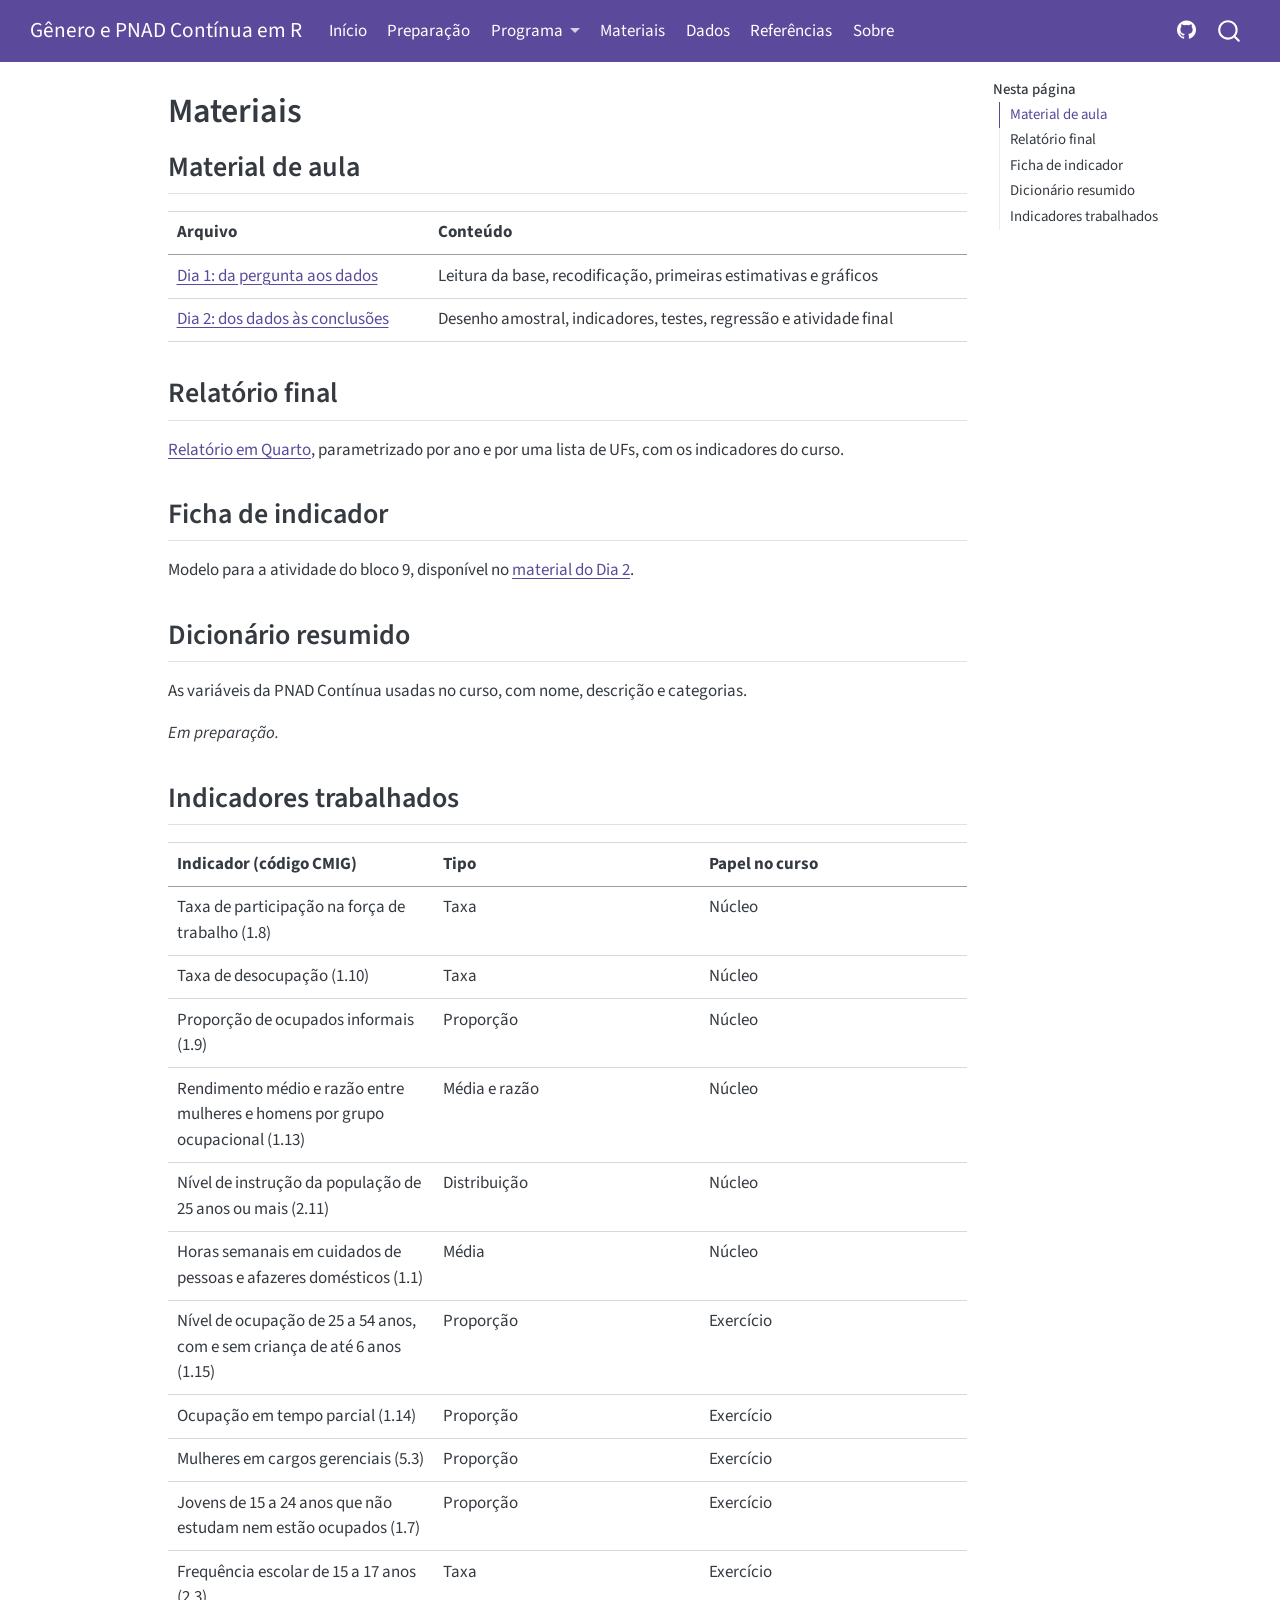
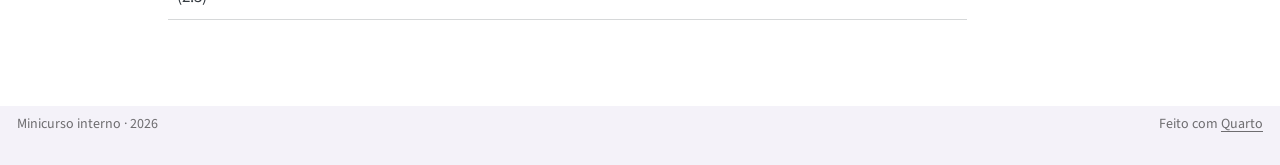
<file: materiais.html>
<!DOCTYPE html>
<html xmlns="http://www.w3.org/1999/xhtml" lang="pt" xml:lang="pt"><head>

<meta charset="utf-8">
<meta name="generator" content="quarto-1.10.18">

<meta name="viewport" content="width=device-width, initial-scale=1.0, user-scalable=yes">


<title>Materiais – Gênero e PNAD Contínua em R</title>
<style>
/* Default styles provided by pandoc.
** See https://pandoc.org/MANUAL.html#variables-for-html for config info.
*/
span.smallcaps{font-variant: small-caps;}
div.columns{display: flex; gap: 1.5em;}
div.column{flex: auto;}
@media screen {
div.columns{gap: min(4vw, 1.5em);}
div.column{overflow-x: auto;}
}
div.hanging-indent{margin-left: 1.5em; text-indent: -1.5em;}
ul.task-list{list-style: none;}
ul.task-list li input[type="checkbox"] {
  width: 0.8em;
  margin: 0 0.8em 0.2em -1em; /* quarto-specific, see https://github.com/quarto-dev/quarto-cli/issues/4556 */ 
  vertical-align: middle;
}
</style>


<script src="site_libs/quarto-nav/quarto-nav.js"></script>
<script src="site_libs/quarto-nav/headroom.min.js"></script>
<script src="site_libs/clipboard/clipboard.min.js"></script>
<script src="site_libs/quarto-search/autocomplete.umd.js"></script>
<script src="site_libs/quarto-search/fuse.min.js"></script>
<script src="site_libs/quarto-search/quarto-search.js"></script>
<meta name="quarto:offset" content="./">
<script src="site_libs/quarto-html/quarto.js" type="module"></script>
<script src="site_libs/quarto-html/tabsets/tabsets.js" type="module"></script>
<script src="site_libs/quarto-html/popper.min.js"></script>
<script src="site_libs/quarto-html/tippy.umd.min.js"></script>
<script src="site_libs/quarto-html/anchor.min.js"></script>
<link href="site_libs/quarto-html/tippy.css" rel="stylesheet">
<link href="site_libs/quarto-html/quarto-syntax-highlighting-64a204ab8560d761af7679ceaba22944.css" rel="stylesheet" id="quarto-text-highlighting-styles">
<script src="site_libs/bootstrap/bootstrap.min.js"></script>
<link href="site_libs/bootstrap/bootstrap-icons.css" rel="stylesheet">
<link href="site_libs/bootstrap/bootstrap-3ebdaf4cea9aa4f282991ccc1f4b893b.min.css" rel="stylesheet" append-hash="true" id="quarto-bootstrap" data-mode="light">
<script id="quarto-search-options" type="application/json">{
  "location": "navbar",
  "copy-button": false,
  "collapse-after": 3,
  "panel-placement": "end",
  "type": "overlay",
  "limit": 50,
  "keyboard-shortcut": [
    "f",
    "/",
    "s"
  ],
  "show-item-context": false,
  "language": {
    "search-no-results-text": "Nenhum resultado",
    "search-matching-documents-text": "documentos correspondentes",
    "search-copy-link-title": "Copiar link para a busca",
    "search-hide-matches-text": "Esconder correspondências adicionais",
    "search-more-match-text": "mais correspondência neste documento",
    "search-more-matches-text": "mais correspondências neste documento",
    "search-clear-button-title": "Limpar",
    "search-text-placeholder": "",
    "search-detached-cancel-button-title": "Cancelar",
    "search-submit-button-title": "Enviar",
    "search-label": "Procurar"
  }
}</script>
<meta name="robots" content="noindex, nofollow">


<link rel="stylesheet" href="styles.css">
</head>

<body class="nav-fixed quarto-light">

<div id="quarto-search-results"></div>
  <header id="quarto-header" class="headroom fixed-top">
    <nav class="navbar navbar-expand-lg " data-bs-theme="dark">
      <div class="navbar-container container-fluid">
      <div class="navbar-brand-container mx-auto">
    <a class="navbar-brand" href="./index.html">
    <span class="navbar-title">Gênero e PNAD Contínua em R</span>
    </a>
  </div>
            <div id="quarto-search" class="" title="Procurar"></div>
          <button class="navbar-toggler" type="button" data-bs-toggle="collapse" data-bs-target="#navbarCollapse" aria-controls="navbarCollapse" role="menu" aria-expanded="false" aria-label="Alternar de navegação" onclick="if (window.quartoToggleHeadroom) { window.quartoToggleHeadroom(); }">
  <span class="navbar-toggler-icon"></span>
</button>
          <div class="collapse navbar-collapse" id="navbarCollapse">
            <ul class="navbar-nav navbar-nav-scroll me-auto">
  <li class="nav-item">
    <a class="nav-link" href="./index.html"> 
<span class="menu-text">Início</span></a>
  </li>  
  <li class="nav-item">
    <a class="nav-link" href="./preparacao.html"> 
<span class="menu-text">Preparação</span></a>
  </li>  
  <li class="nav-item dropdown ">
    <a class="nav-link dropdown-toggle" href="#" id="nav-menu-programa" role="link" data-bs-toggle="dropdown" aria-expanded="false">
 <span class="menu-text">Programa</span>
    </a>
    <ul class="dropdown-menu" aria-labelledby="nav-menu-programa">    
        <li>
    <a class="dropdown-item" href="./dia1.html">
 <span class="dropdown-text">Dia 1: da pergunta aos dados</span></a>
  </li>  
        <li>
    <a class="dropdown-item" href="./dia2.html">
 <span class="dropdown-text">Dia 2: dos dados às conclusões</span></a>
  </li>  
        <li>
    <a class="dropdown-item" href="./relatorio.html">
 <span class="dropdown-text">Relatório final</span></a>
  </li>  
    </ul>
  </li>
  <li class="nav-item">
    <a class="nav-link active" href="./materiais.html" aria-current="page"> 
<span class="menu-text">Materiais</span></a>
  </li>  
  <li class="nav-item">
    <a class="nav-link" href="./dados.html"> 
<span class="menu-text">Dados</span></a>
  </li>  
  <li class="nav-item">
    <a class="nav-link" href="./referencias.html"> 
<span class="menu-text">Referências</span></a>
  </li>  
  <li class="nav-item">
    <a class="nav-link" href="./about.html"> 
<span class="menu-text">Sobre</span></a>
  </li>  
</ul>
            <ul class="navbar-nav navbar-nav-scroll ms-auto">
  <li class="nav-item compact">
    <a class="nav-link" href="https://github.com/LincolnTSilva/minicurso-genero-pnadc"> <i class="bi bi-github" role="img" aria-label="Repositório no GitHub">
</i> 
<span class="menu-text"></span></a>
  </li>  
</ul>
          </div> <!-- /navcollapse -->
            <div class="quarto-navbar-tools">
</div>
      </div> <!-- /container-fluid -->
    </nav>
</header>
<!-- content -->
<div id="quarto-content" class="quarto-container page-columns page-rows-contents page-layout-article page-navbar">
<!-- sidebar -->
<!-- margin-sidebar -->
    <div id="quarto-margin-sidebar" class="sidebar margin-sidebar">
        <nav id="TOC" role="doc-toc" class="toc-active">
    <h2 id="toc-title">Nesta página</h2>
   
  <ul>
  <li><a href="#material-de-aula" id="toc-material-de-aula" class="nav-link active" data-scroll-target="#material-de-aula">Material de aula</a></li>
  <li><a href="#relatório-final" id="toc-relatório-final" class="nav-link" data-scroll-target="#relatório-final">Relatório final</a></li>
  <li><a href="#ficha-de-indicador" id="toc-ficha-de-indicador" class="nav-link" data-scroll-target="#ficha-de-indicador">Ficha de indicador</a></li>
  <li><a href="#dicionário-resumido" id="toc-dicionário-resumido" class="nav-link" data-scroll-target="#dicionário-resumido">Dicionário resumido</a></li>
  <li><a href="#indicadores-trabalhados" id="toc-indicadores-trabalhados" class="nav-link" data-scroll-target="#indicadores-trabalhados">Indicadores trabalhados</a></li>
  </ul>
</nav>
    </div>
<!-- main -->
<main class="content" id="quarto-document-content">

<header id="title-block-header" class="quarto-title-block default">
<div class="quarto-title">
<h1 class="title">Materiais</h1>
</div>



<div class="quarto-title-meta">

    
  
    
  </div>
  


</header>


<section id="material-de-aula" class="level2">
<h2 class="anchored" data-anchor-id="material-de-aula">Material de aula</h2>
<table class="caption-top table">
<thead>
<tr class="header">
<th>Arquivo</th>
<th>Conteúdo</th>
</tr>
</thead>
<tbody>
<tr class="odd">
<td><a href="./dia1.html">Dia 1: da pergunta aos dados</a></td>
<td>Leitura da base, recodificação, primeiras estimativas e gráficos</td>
</tr>
<tr class="even">
<td><a href="./dia2.html">Dia 2: dos dados às conclusões</a></td>
<td>Desenho amostral, indicadores, testes, regressão e atividade final</td>
</tr>
</tbody>
</table>
</section>
<section id="relatório-final" class="level2">
<h2 class="anchored" data-anchor-id="relatório-final">Relatório final</h2>
<p><a href="./relatorio.html">Relatório em Quarto</a>, parametrizado por ano e por uma lista de UFs, com os indicadores do curso.</p>
</section>
<section id="ficha-de-indicador" class="level2">
<h2 class="anchored" data-anchor-id="ficha-de-indicador">Ficha de indicador</h2>
<p>Modelo para a atividade do bloco 9, disponível no <a href="./dia2.html#atividade-um-indicador-novo">material do Dia 2</a>.</p>
</section>
<section id="dicionário-resumido" class="level2">
<h2 class="anchored" data-anchor-id="dicionário-resumido">Dicionário resumido</h2>
<p>As variáveis da PNAD Contínua usadas no curso, com nome, descrição e categorias.</p>
<p><em>Em preparação.</em></p>
</section>
<section id="indicadores-trabalhados" class="level2">
<h2 class="anchored" data-anchor-id="indicadores-trabalhados">Indicadores trabalhados</h2>
<table class="caption-top table">
<colgroup>
<col style="width: 33%">
<col style="width: 33%">
<col style="width: 33%">
</colgroup>
<thead>
<tr class="header">
<th>Indicador (código CMIG)</th>
<th>Tipo</th>
<th>Papel no curso</th>
</tr>
</thead>
<tbody>
<tr class="odd">
<td>Taxa de participação na força de trabalho (1.8)</td>
<td>Taxa</td>
<td>Núcleo</td>
</tr>
<tr class="even">
<td>Taxa de desocupação (1.10)</td>
<td>Taxa</td>
<td>Núcleo</td>
</tr>
<tr class="odd">
<td>Proporção de ocupados informais (1.9)</td>
<td>Proporção</td>
<td>Núcleo</td>
</tr>
<tr class="even">
<td>Rendimento médio e razão entre mulheres e homens por grupo ocupacional (1.13)</td>
<td>Média e razão</td>
<td>Núcleo</td>
</tr>
<tr class="odd">
<td>Nível de instrução da população de 25 anos ou mais (2.11)</td>
<td>Distribuição</td>
<td>Núcleo</td>
</tr>
<tr class="even">
<td>Horas semanais em cuidados de pessoas e afazeres domésticos (1.1)</td>
<td>Média</td>
<td>Núcleo</td>
</tr>
<tr class="odd">
<td>Nível de ocupação de 25 a 54 anos, com e sem criança de até 6 anos (1.15)</td>
<td>Proporção</td>
<td>Exercício</td>
</tr>
<tr class="even">
<td>Ocupação em tempo parcial (1.14)</td>
<td>Proporção</td>
<td>Exercício</td>
</tr>
<tr class="odd">
<td>Mulheres em cargos gerenciais (5.3)</td>
<td>Proporção</td>
<td>Exercício</td>
</tr>
<tr class="even">
<td>Jovens de 15 a 24 anos que não estudam nem estão ocupados (1.7)</td>
<td>Proporção</td>
<td>Exercício</td>
</tr>
<tr class="odd">
<td>Frequência escolar de 15 a 17 anos (2.3)</td>
<td>Taxa</td>
<td>Exercício</td>
</tr>
</tbody>
</table>


</section>

<a onclick="window.scrollTo(0, 0); return false;" role="button" id="quarto-back-to-top"><i class="bi bi-arrow-up"></i> De volta ao topo</a></main> <!-- /main -->
<script id="quarto-html-after-body" type="application/javascript">
  window.document.addEventListener("DOMContentLoaded", function (event) {
    const icon = "";
    const anchorJS = new window.AnchorJS();
    anchorJS.options = {
      placement: 'right',
      icon: icon
    };
    anchorJS.add('.anchored');
    const isCodeAnnotation = (el) => {
      for (const clz of el.classList) {
        if (clz.startsWith('code-annotation-')) {                     
          return true;
        }
      }
      return false;
    }
    const onCopySuccess = function(e) {
      // button target
      const button = e.trigger;
      // don't keep focus
      button.blur();
      // flash "checked"
      button.classList.add('code-copy-button-checked');
      var currentTitle = button.getAttribute("title");
      button.setAttribute("title", "Copiada");
      let tooltip;
      if (window.bootstrap) {
        button.setAttribute("data-bs-toggle", "tooltip");
        button.setAttribute("data-bs-placement", "left");
        button.setAttribute("data-bs-title", "Copiada");
        tooltip = new bootstrap.Tooltip(button, 
          { trigger: "manual", 
            customClass: "code-copy-button-tooltip",
            offset: [0, -8]});
        tooltip.show();    
      }
      setTimeout(function() {
        if (tooltip) {
          tooltip.hide();
          button.removeAttribute("data-bs-title");
          button.removeAttribute("data-bs-toggle");
          button.removeAttribute("data-bs-placement");
        }
        button.setAttribute("title", currentTitle);
        button.classList.remove('code-copy-button-checked');
      }, 1000);
      // clear code selection
      e.clearSelection();
    }
    const getTextToCopy = function(trigger) {
      const outerScaffold = trigger.parentElement.cloneNode(true);
      const codeEl = outerScaffold.querySelector('code');
      for (const childEl of codeEl.children) {
        if (isCodeAnnotation(childEl)) {
          childEl.remove();
        }
      }
      return codeEl.innerText;
    }
    const clipboard = new window.ClipboardJS('.code-copy-button:not([data-in-quarto-modal])', {
      text: getTextToCopy
    });
    clipboard.on('success', onCopySuccess);
    if (window.document.getElementById('quarto-embedded-source-code-modal')) {
      const clipboardModal = new window.ClipboardJS('.code-copy-button[data-in-quarto-modal]', {
        text: getTextToCopy,
        container: window.document.getElementById('quarto-embedded-source-code-modal')
      });
      clipboardModal.on('success', onCopySuccess);
    }
      var localhostRegex = new RegExp(/^(?:http|https):\/\/localhost\:?[0-9]*\//);
      var mailtoRegex = new RegExp(/^mailto:/);
        var filterRegex = new RegExp("https:\/\/lincolntsilva\.github\.io\/minicurso-genero-pnadc\/");
      var isInternal = (href) => {
          return filterRegex.test(href) || localhostRegex.test(href) || mailtoRegex.test(href);
      }
      // Inspect non-navigation links and adorn them if external
     var links = window.document.querySelectorAll('a[href]:not(.nav-link):not(.navbar-brand):not(.toc-action):not(.sidebar-link):not(.sidebar-item-toggle):not(.pagination-link):not(.no-external):not([aria-hidden]):not(.dropdown-item):not(.quarto-navigation-tool):not(.about-link)');
      for (var i=0; i<links.length; i++) {
        const link = links[i];
        if (!isInternal(link.href)) {
          // undo the damage that might have been done by quarto-nav.js in the case of
          // links that we want to consider external
          if (link.dataset.originalHref !== undefined) {
            link.href = link.dataset.originalHref;
          }
        }
      }
    function tippyHover(el, contentFn, onTriggerFn, onUntriggerFn) {
      const config = {
        allowHTML: true,
        maxWidth: 500,
        delay: 100,
        arrow: false,
        appendTo: function(el) {
            return el.parentElement;
        },
        interactive: true,
        interactiveBorder: 10,
        theme: 'quarto',
        placement: 'bottom-start',
      };
      if (contentFn) {
        config.content = contentFn;
      }
      if (onTriggerFn) {
        config.onTrigger = onTriggerFn;
      }
      if (onUntriggerFn) {
        config.onUntrigger = onUntriggerFn;
      }
      window.tippy(el, config); 
    }
    const noterefs = window.document.querySelectorAll('a[role="doc-noteref"]');
    for (var i=0; i<noterefs.length; i++) {
      const ref = noterefs[i];
      tippyHover(ref, function() {
        // use id or data attribute instead here
        let href = ref.getAttribute('data-footnote-href') || ref.getAttribute('href');
        try { href = new URL(href).hash; } catch {}
        const id = href.replace(/^#\/?/, "");
        const note = window.document.getElementById(id);
        if (note) {
          return note.innerHTML;
        } else {
          return "";
        }
      });
    }
    const xrefs = window.document.querySelectorAll('a.quarto-xref');
    const processXRef = (id, note) => {
      // Strip column container classes
      const stripColumnClz = (el) => {
        el.classList.remove("page-full", "page-columns");
        if (el.children) {
          for (const child of el.children) {
            stripColumnClz(child);
          }
        }
      }
      stripColumnClz(note)
      if (id === null || id.startsWith('sec-')) {
        // Special case sections, only their first couple elements
        const container = document.createElement("div");
        if (note.children && note.children.length > 2) {
          container.appendChild(note.children[0].cloneNode(true));
          for (let i = 1; i < note.children.length; i++) {
            const child = note.children[i];
            if (child.tagName === "P" && child.innerText === "") {
              continue;
            } else {
              container.appendChild(child.cloneNode(true));
              break;
            }
          }
          if (window.Quarto?.typesetMath) {
            window.Quarto.typesetMath(container);
          }
          return container.innerHTML
        } else {
          if (window.Quarto?.typesetMath) {
            window.Quarto.typesetMath(note);
          }
          return note.innerHTML;
        }
      } else {
        // Remove any anchor links if they are present
        const anchorLink = note.querySelector('a.anchorjs-link');
        if (anchorLink) {
          anchorLink.remove();
        }
        if (window.Quarto?.typesetMath) {
          window.Quarto.typesetMath(note);
        }
        if (note.classList.contains("callout")) {
          return note.outerHTML;
        } else {
          return note.innerHTML;
        }
      }
    }
    for (var i=0; i<xrefs.length; i++) {
      const xref = xrefs[i];
      tippyHover(xref, undefined, function(instance) {
        instance.disable();
        let url = xref.getAttribute('href');
        let hash = undefined; 
        if (url.startsWith('#')) {
          hash = url;
        } else {
          try { hash = new URL(url).hash; } catch {}
        }
        if (hash) {
          const id = hash.replace(/^#\/?/, "");
          const note = window.document.getElementById(id);
          if (note !== null) {
            try {
              const html = processXRef(id, note.cloneNode(true));
              instance.setContent(html);
            } finally {
              instance.enable();
              instance.show();
            }
          } else {
            // See if we can fetch this
            fetch(url.split('#')[0])
            .then(res => res.text())
            .then(html => {
              const parser = new DOMParser();
              const htmlDoc = parser.parseFromString(html, "text/html");
              const note = htmlDoc.getElementById(id);
              if (note !== null) {
                const html = processXRef(id, note);
                instance.setContent(html);
              } 
            }).finally(() => {
              instance.enable();
              instance.show();
            });
          }
        } else {
          // See if we can fetch a full url (with no hash to target)
          // This is a special case and we should probably do some content thinning / targeting
          fetch(url)
          .then(res => res.text())
          .then(html => {
            const parser = new DOMParser();
            const htmlDoc = parser.parseFromString(html, "text/html");
            const note = htmlDoc.querySelector('main.content');
            if (note !== null) {
              // This should only happen for chapter cross references
              // (since there is no id in the URL)
              // remove the first header
              if (note.children.length > 0 && note.children[0].tagName === "HEADER") {
                note.children[0].remove();
              }
              const html = processXRef(null, note);
              instance.setContent(html);
            } 
          }).finally(() => {
            instance.enable();
            instance.show();
          });
        }
      }, function(instance) {
      });
    }
        let selectedAnnoteEl;
        const selectorForAnnotation = ( cell, annotation) => {
          let cellAttr = 'data-code-cell="' + cell + '"';
          let lineAttr = 'data-code-annotation="' +  annotation + '"';
          const selector = 'span[' + cellAttr + '][' + lineAttr + ']';
          return selector;
        }
        const selectCodeLines = (annoteEl) => {
          const doc = window.document;
          const targetCell = annoteEl.getAttribute("data-target-cell");
          const targetAnnotation = annoteEl.getAttribute("data-target-annotation");
          const annoteSpan = window.document.querySelector(selectorForAnnotation(targetCell, targetAnnotation));
          const lines = annoteSpan.getAttribute("data-code-lines").split(",");
          const lineIds = lines.map((line) => {
            return targetCell + "-" + line;
          })
          let top = null;
          let height = null;
          let parent = null;
          if (lineIds.length > 0) {
              //compute the position of the single el (top and bottom and make a div)
              const el = window.document.getElementById(lineIds[0]);
              top = el.offsetTop;
              height = el.offsetHeight;
              parent = el.parentElement.parentElement;
            if (lineIds.length > 1) {
              const lastEl = window.document.getElementById(lineIds[lineIds.length - 1]);
              const bottom = lastEl.offsetTop + lastEl.offsetHeight;
              height = bottom - top;
            }
            if (top !== null && height !== null && parent !== null) {
              // cook up a div (if necessary) and position it 
              let div = window.document.getElementById("code-annotation-line-highlight");
              if (div === null) {
                div = window.document.createElement("div");
                div.setAttribute("id", "code-annotation-line-highlight");
                div.style.position = 'absolute';
                parent.appendChild(div);
              }
              div.style.top = top - 2 + "px";
              div.style.height = height + 4 + "px";
              div.style.left = 0;
              let gutterDiv = window.document.getElementById("code-annotation-line-highlight-gutter");
              if (gutterDiv === null) {
                gutterDiv = window.document.createElement("div");
                gutterDiv.setAttribute("id", "code-annotation-line-highlight-gutter");
                gutterDiv.style.position = 'absolute';
                const codeCell = window.document.getElementById(targetCell);
                const gutter = codeCell.querySelector('.code-annotation-gutter');
                gutter.appendChild(gutterDiv);
              }
              gutterDiv.style.top = top - 2 + "px";
              gutterDiv.style.height = height + 4 + "px";
            }
            selectedAnnoteEl = annoteEl;
          }
        };
        const unselectCodeLines = () => {
          const elementsIds = ["code-annotation-line-highlight", "code-annotation-line-highlight-gutter"];
          elementsIds.forEach((elId) => {
            const div = window.document.getElementById(elId);
            if (div) {
              div.remove();
            }
          });
          selectedAnnoteEl = undefined;
        };
          // Handle positioning of the toggle
      window.addEventListener(
        "resize",
        throttle(() => {
          elRect = undefined;
          if (selectedAnnoteEl) {
            selectCodeLines(selectedAnnoteEl);
          }
        }, 10)
      );
      function throttle(fn, ms) {
      let throttle = false;
      let timer;
        return (...args) => {
          if(!throttle) { // first call gets through
              fn.apply(this, args);
              throttle = true;
          } else { // all the others get throttled
              if(timer) clearTimeout(timer); // cancel #2
              timer = setTimeout(() => {
                fn.apply(this, args);
                timer = throttle = false;
              }, ms);
          }
        };
      }
        // Attach click handler to the DT
        const annoteDls = window.document.querySelectorAll('dt[data-target-cell]');
        for (const annoteDlNode of annoteDls) {
          annoteDlNode.addEventListener('click', (event) => {
            const clickedEl = event.target;
            if (clickedEl !== selectedAnnoteEl) {
              unselectCodeLines();
              const activeEl = window.document.querySelector('dt[data-target-cell].code-annotation-active');
              if (activeEl) {
                activeEl.classList.remove('code-annotation-active');
              }
              selectCodeLines(clickedEl);
              clickedEl.classList.add('code-annotation-active');
            } else {
              // Unselect the line
              unselectCodeLines();
              clickedEl.classList.remove('code-annotation-active');
            }
          });
        }
    const findCites = (el) => {
      const parentEl = el.parentElement;
      if (parentEl) {
        const cites = parentEl.dataset.cites;
        if (cites) {
          return {
            el,
            cites: cites.split(' ')
          };
        } else {
          return findCites(el.parentElement)
        }
      } else {
        return undefined;
      }
    };
    var bibliorefs = window.document.querySelectorAll('a[role="doc-biblioref"]');
    for (var i=0; i<bibliorefs.length; i++) {
      const ref = bibliorefs[i];
      const citeInfo = findCites(ref);
      if (citeInfo) {
        tippyHover(citeInfo.el, function() {
          var popup = window.document.createElement('div');
          citeInfo.cites.forEach(function(cite) {
            var citeDiv = window.document.createElement('div');
            citeDiv.classList.add('hanging-indent');
            citeDiv.classList.add('csl-entry');
            var biblioDiv = window.document.getElementById('ref-' + cite);
            if (biblioDiv) {
              citeDiv.innerHTML = biblioDiv.innerHTML;
            }
            popup.appendChild(citeDiv);
          });
          return popup.innerHTML;
        });
      }
    }
  });
  </script>
</div> <!-- /content -->
<footer class="footer">
  <div class="nav-footer">
    <div class="nav-footer-left">
<p>Minicurso interno · 2026</p>
</div>   
    <div class="nav-footer-center">
      &nbsp;
    </div>
    <div class="nav-footer-right">
<p>Feito com <a href="https://quarto.org">Quarto</a></p>
</div>
  </div>
</footer>




</body></html>
</file>
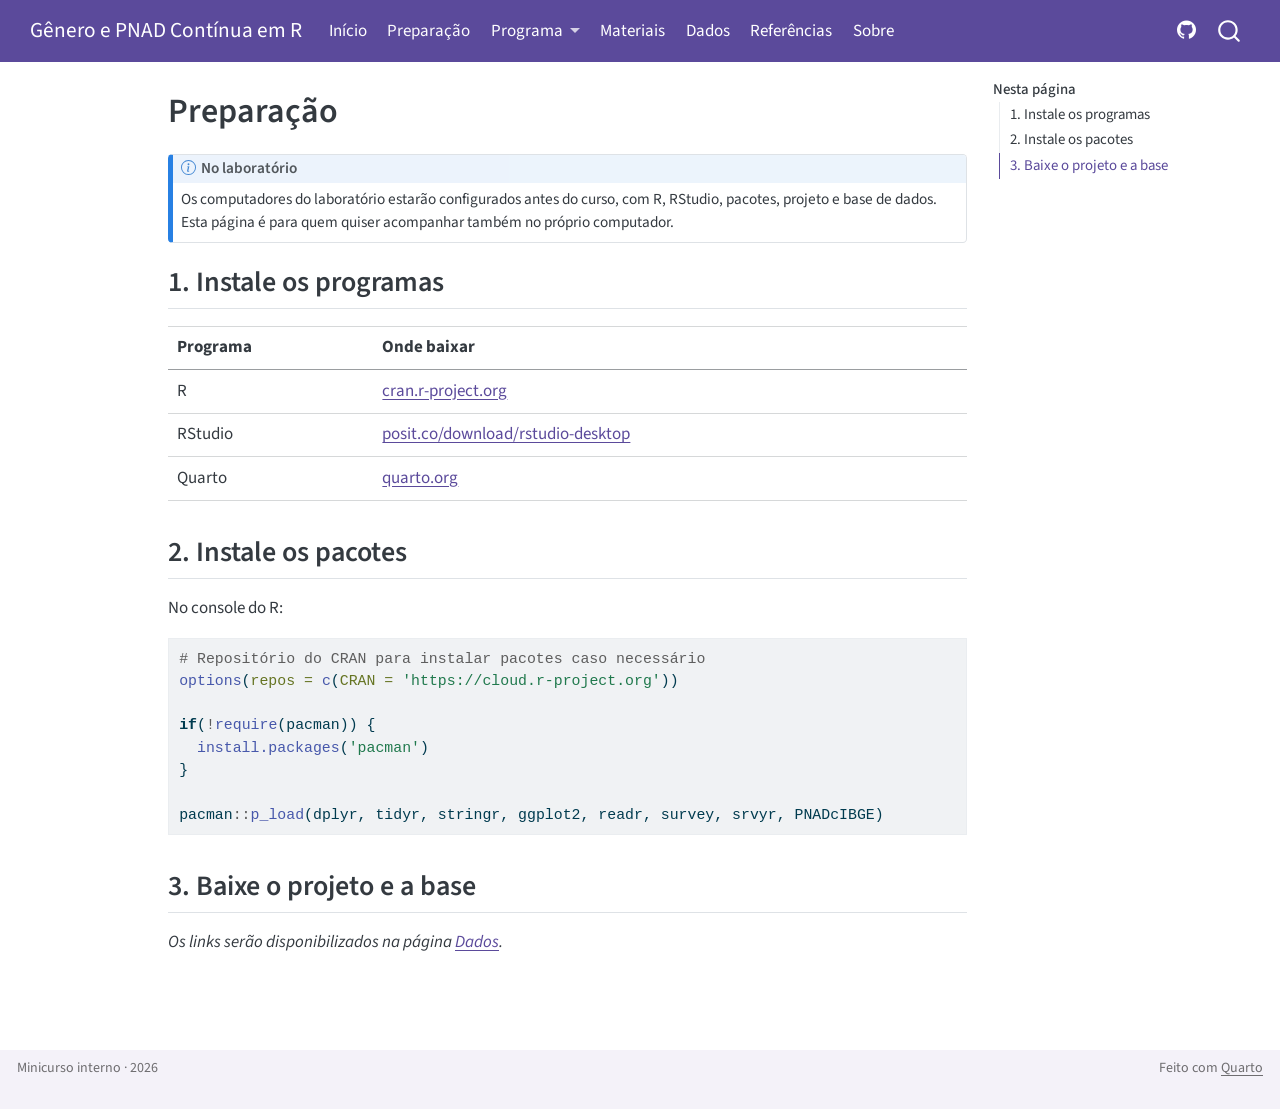
<file: preparacao.html>
<!DOCTYPE html>
<html xmlns="http://www.w3.org/1999/xhtml" lang="pt" xml:lang="pt"><head>

<meta charset="utf-8">
<meta name="generator" content="quarto-1.10.18">

<meta name="viewport" content="width=device-width, initial-scale=1.0, user-scalable=yes">


<title>Preparação – Gênero e PNAD Contínua em R</title>
<style>
/* Default styles provided by pandoc.
** See https://pandoc.org/MANUAL.html#variables-for-html for config info.
*/
span.smallcaps{font-variant: small-caps;}
div.columns{display: flex; gap: 1.5em;}
div.column{flex: auto;}
@media screen {
div.columns{gap: min(4vw, 1.5em);}
div.column{overflow-x: auto;}
}
div.hanging-indent{margin-left: 1.5em; text-indent: -1.5em;}
ul.task-list{list-style: none;}
ul.task-list li input[type="checkbox"] {
  width: 0.8em;
  margin: 0 0.8em 0.2em -1em; /* quarto-specific, see https://github.com/quarto-dev/quarto-cli/issues/4556 */ 
  vertical-align: middle;
}
/* CSS for syntax highlighting */
html { -webkit-text-size-adjust: 100%; }
pre > code.sourceCode { white-space: pre; position: relative; }
pre > code.sourceCode > span { display: inline-block; line-height: 1.25; }
pre > code.sourceCode > span:empty { height: 1.2em; }
.sourceCode { overflow: visible; }
code.sourceCode > span { color: inherit; text-decoration: inherit; }
div.sourceCode { margin: 1em 0; }
pre.sourceCode { margin: 0; }
@media screen {
div.sourceCode { overflow: auto; }
}
@media print {
pre > code.sourceCode { white-space: pre-wrap; }
pre > code.sourceCode > span { text-indent: -5em; padding-left: 5em; }
}
pre.numberSource code
  { counter-reset: source-line 0; }
pre.numberSource code > span
  { position: relative; left: -4em; counter-increment: source-line; }
pre.numberSource code > span > a:first-child::before
  { content: counter(source-line);
    position: relative; left: -1em; text-align: right; vertical-align: baseline;
    border: none; display: inline-block;
    -webkit-touch-callout: none; -webkit-user-select: none;
    -khtml-user-select: none; -moz-user-select: none;
    -ms-user-select: none; user-select: none;
    padding: 0 4px; width: 4em;
  }
pre.numberSource { margin-left: 3em;  padding-left: 4px; }
div.sourceCode
  {   }
@media screen {
pre > code.sourceCode > span > a:first-child::before { text-decoration: underline; }
}
</style>


<script src="site_libs/quarto-nav/quarto-nav.js"></script>
<script src="site_libs/quarto-nav/headroom.min.js"></script>
<script src="site_libs/clipboard/clipboard.min.js"></script>
<script src="site_libs/quarto-search/autocomplete.umd.js"></script>
<script src="site_libs/quarto-search/fuse.min.js"></script>
<script src="site_libs/quarto-search/quarto-search.js"></script>
<meta name="quarto:offset" content="./">
<script src="site_libs/quarto-html/quarto.js" type="module"></script>
<script src="site_libs/quarto-html/tabsets/tabsets.js" type="module"></script>
<script src="site_libs/quarto-html/popper.min.js"></script>
<script src="site_libs/quarto-html/tippy.umd.min.js"></script>
<script src="site_libs/quarto-html/anchor.min.js"></script>
<link href="site_libs/quarto-html/tippy.css" rel="stylesheet">
<link href="site_libs/quarto-html/quarto-syntax-highlighting-64a204ab8560d761af7679ceaba22944.css" rel="stylesheet" id="quarto-text-highlighting-styles">
<script src="site_libs/bootstrap/bootstrap.min.js"></script>
<link href="site_libs/bootstrap/bootstrap-icons.css" rel="stylesheet">
<link href="site_libs/bootstrap/bootstrap-3ebdaf4cea9aa4f282991ccc1f4b893b.min.css" rel="stylesheet" append-hash="true" id="quarto-bootstrap" data-mode="light">
<script id="quarto-search-options" type="application/json">{
  "location": "navbar",
  "copy-button": false,
  "collapse-after": 3,
  "panel-placement": "end",
  "type": "overlay",
  "limit": 50,
  "keyboard-shortcut": [
    "f",
    "/",
    "s"
  ],
  "show-item-context": false,
  "language": {
    "search-no-results-text": "Nenhum resultado",
    "search-matching-documents-text": "documentos correspondentes",
    "search-copy-link-title": "Copiar link para a busca",
    "search-hide-matches-text": "Esconder correspondências adicionais",
    "search-more-match-text": "mais correspondência neste documento",
    "search-more-matches-text": "mais correspondências neste documento",
    "search-clear-button-title": "Limpar",
    "search-text-placeholder": "",
    "search-detached-cancel-button-title": "Cancelar",
    "search-submit-button-title": "Enviar",
    "search-label": "Procurar"
  }
}</script>
<meta name="robots" content="noindex, nofollow">


<link rel="stylesheet" href="styles.css">
</head>

<body class="nav-fixed quarto-light">

<div id="quarto-search-results"></div>
  <header id="quarto-header" class="headroom fixed-top">
    <nav class="navbar navbar-expand-lg " data-bs-theme="dark">
      <div class="navbar-container container-fluid">
      <div class="navbar-brand-container mx-auto">
    <a class="navbar-brand" href="./index.html">
    <span class="navbar-title">Gênero e PNAD Contínua em R</span>
    </a>
  </div>
            <div id="quarto-search" class="" title="Procurar"></div>
          <button class="navbar-toggler" type="button" data-bs-toggle="collapse" data-bs-target="#navbarCollapse" aria-controls="navbarCollapse" role="menu" aria-expanded="false" aria-label="Alternar de navegação" onclick="if (window.quartoToggleHeadroom) { window.quartoToggleHeadroom(); }">
  <span class="navbar-toggler-icon"></span>
</button>
          <div class="collapse navbar-collapse" id="navbarCollapse">
            <ul class="navbar-nav navbar-nav-scroll me-auto">
  <li class="nav-item">
    <a class="nav-link" href="./index.html"> 
<span class="menu-text">Início</span></a>
  </li>  
  <li class="nav-item">
    <a class="nav-link active" href="./preparacao.html" aria-current="page"> 
<span class="menu-text">Preparação</span></a>
  </li>  
  <li class="nav-item dropdown ">
    <a class="nav-link dropdown-toggle" href="#" id="nav-menu-programa" role="link" data-bs-toggle="dropdown" aria-expanded="false">
 <span class="menu-text">Programa</span>
    </a>
    <ul class="dropdown-menu" aria-labelledby="nav-menu-programa">    
        <li>
    <a class="dropdown-item" href="./dia1.html">
 <span class="dropdown-text">Dia 1: da pergunta aos dados</span></a>
  </li>  
        <li>
    <a class="dropdown-item" href="./dia2.html">
 <span class="dropdown-text">Dia 2: dos dados às conclusões</span></a>
  </li>  
        <li>
    <a class="dropdown-item" href="./relatorio.html">
 <span class="dropdown-text">Relatório final</span></a>
  </li>  
    </ul>
  </li>
  <li class="nav-item">
    <a class="nav-link" href="./materiais.html"> 
<span class="menu-text">Materiais</span></a>
  </li>  
  <li class="nav-item">
    <a class="nav-link" href="./dados.html"> 
<span class="menu-text">Dados</span></a>
  </li>  
  <li class="nav-item">
    <a class="nav-link" href="./referencias.html"> 
<span class="menu-text">Referências</span></a>
  </li>  
  <li class="nav-item">
    <a class="nav-link" href="./about.html"> 
<span class="menu-text">Sobre</span></a>
  </li>  
</ul>
            <ul class="navbar-nav navbar-nav-scroll ms-auto">
  <li class="nav-item compact">
    <a class="nav-link" href="https://github.com/LincolnTSilva/minicurso-genero-pnadc"> <i class="bi bi-github" role="img" aria-label="Repositório no GitHub">
</i> 
<span class="menu-text"></span></a>
  </li>  
</ul>
          </div> <!-- /navcollapse -->
            <div class="quarto-navbar-tools">
</div>
      </div> <!-- /container-fluid -->
    </nav>
</header>
<!-- content -->
<div id="quarto-content" class="quarto-container page-columns page-rows-contents page-layout-article page-navbar">
<!-- sidebar -->
<!-- margin-sidebar -->
    <div id="quarto-margin-sidebar" class="sidebar margin-sidebar">
        <nav id="TOC" role="doc-toc" class="toc-active">
    <h2 id="toc-title">Nesta página</h2>
   
  <ul>
  <li><a href="#instale-os-programas" id="toc-instale-os-programas" class="nav-link active" data-scroll-target="#instale-os-programas">1. Instale os programas</a></li>
  <li><a href="#instale-os-pacotes" id="toc-instale-os-pacotes" class="nav-link" data-scroll-target="#instale-os-pacotes">2. Instale os pacotes</a></li>
  <li><a href="#baixe-o-projeto-e-a-base" id="toc-baixe-o-projeto-e-a-base" class="nav-link" data-scroll-target="#baixe-o-projeto-e-a-base">3. Baixe o projeto e a base</a></li>
  </ul>
</nav>
    </div>
<!-- main -->
<main class="content" id="quarto-document-content">

<header id="title-block-header" class="quarto-title-block default">
<div class="quarto-title">
<h1 class="title">Preparação</h1>
</div>



<div class="quarto-title-meta">

    
  
    
  </div>
  


</header>


<div class="callout callout-style-default callout-note callout-titled">
<div class="callout-header d-flex align-content-center">
<div class="callout-icon-container">
<i class="callout-icon"></i>
</div>
<div class="callout-title-container flex-fill">
<span class="screen-reader-only">Nota</span>No laboratório
</div>
</div>
<div class="callout-body-container callout-body">
<p>Os computadores do laboratório estarão configurados antes do curso, com R, RStudio, pacotes, projeto e base de dados. Esta página é para quem quiser acompanhar também no próprio computador.</p>
</div>
</div>
<section id="instale-os-programas" class="level2">
<h2 class="anchored" data-anchor-id="instale-os-programas">1. Instale os programas</h2>
<table class="caption-top table">
<thead>
<tr class="header">
<th>Programa</th>
<th>Onde baixar</th>
</tr>
</thead>
<tbody>
<tr class="odd">
<td>R</td>
<td><a href="https://cran.r-project.org">cran.r-project.org</a></td>
</tr>
<tr class="even">
<td>RStudio</td>
<td><a href="https://posit.co/download/rstudio-desktop/">posit.co/download/rstudio-desktop</a></td>
</tr>
<tr class="odd">
<td>Quarto</td>
<td><a href="https://quarto.org/docs/get-started/">quarto.org</a></td>
</tr>
</tbody>
</table>
</section>
<section id="instale-os-pacotes" class="level2">
<h2 class="anchored" data-anchor-id="instale-os-pacotes">2. Instale os pacotes</h2>
<p>No console do R:</p>
<div class="code-copy-outer-scaffold"><div class="sourceCode" id="cb1"><pre class="sourceCode r code-with-copy"><code class="sourceCode r"><span id="cb1-1"><a href="#cb1-1" aria-hidden="true" tabindex="-1"></a><span class="co"># Repositório do CRAN para instalar pacotes caso necessário</span></span>
<span id="cb1-2"><a href="#cb1-2" aria-hidden="true" tabindex="-1"></a><span class="fu">options</span>(<span class="at">repos =</span> <span class="fu">c</span>(<span class="at">CRAN =</span> <span class="st">'https://cloud.r-project.org'</span>))</span>
<span id="cb1-3"><a href="#cb1-3" aria-hidden="true" tabindex="-1"></a></span>
<span id="cb1-4"><a href="#cb1-4" aria-hidden="true" tabindex="-1"></a><span class="cf">if</span>(<span class="sc">!</span><span class="fu">require</span>(pacman)) {</span>
<span id="cb1-5"><a href="#cb1-5" aria-hidden="true" tabindex="-1"></a>  <span class="fu">install.packages</span>(<span class="st">'pacman'</span>)</span>
<span id="cb1-6"><a href="#cb1-6" aria-hidden="true" tabindex="-1"></a>}</span>
<span id="cb1-7"><a href="#cb1-7" aria-hidden="true" tabindex="-1"></a></span>
<span id="cb1-8"><a href="#cb1-8" aria-hidden="true" tabindex="-1"></a>pacman<span class="sc">::</span><span class="fu">p_load</span>(dplyr, tidyr, stringr, ggplot2, readr, survey, srvyr, PNADcIBGE)</span></code></pre></div><button title="Copiar para a área de transferência" class="code-copy-button"><i class="bi"></i></button></div>
</section>
<section id="baixe-o-projeto-e-a-base" class="level2">
<h2 class="anchored" data-anchor-id="baixe-o-projeto-e-a-base">3. Baixe o projeto e a base</h2>
<p><em>Os links serão disponibilizados na página <a href="./dados.html">Dados</a>.</em></p>


</section>

<a onclick="window.scrollTo(0, 0); return false;" role="button" id="quarto-back-to-top"><i class="bi bi-arrow-up"></i> De volta ao topo</a></main> <!-- /main -->
<script id="quarto-html-after-body" type="application/javascript">
  window.document.addEventListener("DOMContentLoaded", function (event) {
    const icon = "";
    const anchorJS = new window.AnchorJS();
    anchorJS.options = {
      placement: 'right',
      icon: icon
    };
    anchorJS.add('.anchored');
    const isCodeAnnotation = (el) => {
      for (const clz of el.classList) {
        if (clz.startsWith('code-annotation-')) {                     
          return true;
        }
      }
      return false;
    }
    const onCopySuccess = function(e) {
      // button target
      const button = e.trigger;
      // don't keep focus
      button.blur();
      // flash "checked"
      button.classList.add('code-copy-button-checked');
      var currentTitle = button.getAttribute("title");
      button.setAttribute("title", "Copiada");
      let tooltip;
      if (window.bootstrap) {
        button.setAttribute("data-bs-toggle", "tooltip");
        button.setAttribute("data-bs-placement", "left");
        button.setAttribute("data-bs-title", "Copiada");
        tooltip = new bootstrap.Tooltip(button, 
          { trigger: "manual", 
            customClass: "code-copy-button-tooltip",
            offset: [0, -8]});
        tooltip.show();    
      }
      setTimeout(function() {
        if (tooltip) {
          tooltip.hide();
          button.removeAttribute("data-bs-title");
          button.removeAttribute("data-bs-toggle");
          button.removeAttribute("data-bs-placement");
        }
        button.setAttribute("title", currentTitle);
        button.classList.remove('code-copy-button-checked');
      }, 1000);
      // clear code selection
      e.clearSelection();
    }
    const getTextToCopy = function(trigger) {
      const outerScaffold = trigger.parentElement.cloneNode(true);
      const codeEl = outerScaffold.querySelector('code');
      for (const childEl of codeEl.children) {
        if (isCodeAnnotation(childEl)) {
          childEl.remove();
        }
      }
      return codeEl.innerText;
    }
    const clipboard = new window.ClipboardJS('.code-copy-button:not([data-in-quarto-modal])', {
      text: getTextToCopy
    });
    clipboard.on('success', onCopySuccess);
    if (window.document.getElementById('quarto-embedded-source-code-modal')) {
      const clipboardModal = new window.ClipboardJS('.code-copy-button[data-in-quarto-modal]', {
        text: getTextToCopy,
        container: window.document.getElementById('quarto-embedded-source-code-modal')
      });
      clipboardModal.on('success', onCopySuccess);
    }
      var localhostRegex = new RegExp(/^(?:http|https):\/\/localhost\:?[0-9]*\//);
      var mailtoRegex = new RegExp(/^mailto:/);
        var filterRegex = new RegExp("https:\/\/lincolntsilva\.github\.io\/minicurso-genero-pnadc\/");
      var isInternal = (href) => {
          return filterRegex.test(href) || localhostRegex.test(href) || mailtoRegex.test(href);
      }
      // Inspect non-navigation links and adorn them if external
     var links = window.document.querySelectorAll('a[href]:not(.nav-link):not(.navbar-brand):not(.toc-action):not(.sidebar-link):not(.sidebar-item-toggle):not(.pagination-link):not(.no-external):not([aria-hidden]):not(.dropdown-item):not(.quarto-navigation-tool):not(.about-link)');
      for (var i=0; i<links.length; i++) {
        const link = links[i];
        if (!isInternal(link.href)) {
          // undo the damage that might have been done by quarto-nav.js in the case of
          // links that we want to consider external
          if (link.dataset.originalHref !== undefined) {
            link.href = link.dataset.originalHref;
          }
        }
      }
    function tippyHover(el, contentFn, onTriggerFn, onUntriggerFn) {
      const config = {
        allowHTML: true,
        maxWidth: 500,
        delay: 100,
        arrow: false,
        appendTo: function(el) {
            return el.parentElement;
        },
        interactive: true,
        interactiveBorder: 10,
        theme: 'quarto',
        placement: 'bottom-start',
      };
      if (contentFn) {
        config.content = contentFn;
      }
      if (onTriggerFn) {
        config.onTrigger = onTriggerFn;
      }
      if (onUntriggerFn) {
        config.onUntrigger = onUntriggerFn;
      }
      window.tippy(el, config); 
    }
    const noterefs = window.document.querySelectorAll('a[role="doc-noteref"]');
    for (var i=0; i<noterefs.length; i++) {
      const ref = noterefs[i];
      tippyHover(ref, function() {
        // use id or data attribute instead here
        let href = ref.getAttribute('data-footnote-href') || ref.getAttribute('href');
        try { href = new URL(href).hash; } catch {}
        const id = href.replace(/^#\/?/, "");
        const note = window.document.getElementById(id);
        if (note) {
          return note.innerHTML;
        } else {
          return "";
        }
      });
    }
    const xrefs = window.document.querySelectorAll('a.quarto-xref');
    const processXRef = (id, note) => {
      // Strip column container classes
      const stripColumnClz = (el) => {
        el.classList.remove("page-full", "page-columns");
        if (el.children) {
          for (const child of el.children) {
            stripColumnClz(child);
          }
        }
      }
      stripColumnClz(note)
      if (id === null || id.startsWith('sec-')) {
        // Special case sections, only their first couple elements
        const container = document.createElement("div");
        if (note.children && note.children.length > 2) {
          container.appendChild(note.children[0].cloneNode(true));
          for (let i = 1; i < note.children.length; i++) {
            const child = note.children[i];
            if (child.tagName === "P" && child.innerText === "") {
              continue;
            } else {
              container.appendChild(child.cloneNode(true));
              break;
            }
          }
          if (window.Quarto?.typesetMath) {
            window.Quarto.typesetMath(container);
          }
          return container.innerHTML
        } else {
          if (window.Quarto?.typesetMath) {
            window.Quarto.typesetMath(note);
          }
          return note.innerHTML;
        }
      } else {
        // Remove any anchor links if they are present
        const anchorLink = note.querySelector('a.anchorjs-link');
        if (anchorLink) {
          anchorLink.remove();
        }
        if (window.Quarto?.typesetMath) {
          window.Quarto.typesetMath(note);
        }
        if (note.classList.contains("callout")) {
          return note.outerHTML;
        } else {
          return note.innerHTML;
        }
      }
    }
    for (var i=0; i<xrefs.length; i++) {
      const xref = xrefs[i];
      tippyHover(xref, undefined, function(instance) {
        instance.disable();
        let url = xref.getAttribute('href');
        let hash = undefined; 
        if (url.startsWith('#')) {
          hash = url;
        } else {
          try { hash = new URL(url).hash; } catch {}
        }
        if (hash) {
          const id = hash.replace(/^#\/?/, "");
          const note = window.document.getElementById(id);
          if (note !== null) {
            try {
              const html = processXRef(id, note.cloneNode(true));
              instance.setContent(html);
            } finally {
              instance.enable();
              instance.show();
            }
          } else {
            // See if we can fetch this
            fetch(url.split('#')[0])
            .then(res => res.text())
            .then(html => {
              const parser = new DOMParser();
              const htmlDoc = parser.parseFromString(html, "text/html");
              const note = htmlDoc.getElementById(id);
              if (note !== null) {
                const html = processXRef(id, note);
                instance.setContent(html);
              } 
            }).finally(() => {
              instance.enable();
              instance.show();
            });
          }
        } else {
          // See if we can fetch a full url (with no hash to target)
          // This is a special case and we should probably do some content thinning / targeting
          fetch(url)
          .then(res => res.text())
          .then(html => {
            const parser = new DOMParser();
            const htmlDoc = parser.parseFromString(html, "text/html");
            const note = htmlDoc.querySelector('main.content');
            if (note !== null) {
              // This should only happen for chapter cross references
              // (since there is no id in the URL)
              // remove the first header
              if (note.children.length > 0 && note.children[0].tagName === "HEADER") {
                note.children[0].remove();
              }
              const html = processXRef(null, note);
              instance.setContent(html);
            } 
          }).finally(() => {
            instance.enable();
            instance.show();
          });
        }
      }, function(instance) {
      });
    }
        let selectedAnnoteEl;
        const selectorForAnnotation = ( cell, annotation) => {
          let cellAttr = 'data-code-cell="' + cell + '"';
          let lineAttr = 'data-code-annotation="' +  annotation + '"';
          const selector = 'span[' + cellAttr + '][' + lineAttr + ']';
          return selector;
        }
        const selectCodeLines = (annoteEl) => {
          const doc = window.document;
          const targetCell = annoteEl.getAttribute("data-target-cell");
          const targetAnnotation = annoteEl.getAttribute("data-target-annotation");
          const annoteSpan = window.document.querySelector(selectorForAnnotation(targetCell, targetAnnotation));
          const lines = annoteSpan.getAttribute("data-code-lines").split(",");
          const lineIds = lines.map((line) => {
            return targetCell + "-" + line;
          })
          let top = null;
          let height = null;
          let parent = null;
          if (lineIds.length > 0) {
              //compute the position of the single el (top and bottom and make a div)
              const el = window.document.getElementById(lineIds[0]);
              top = el.offsetTop;
              height = el.offsetHeight;
              parent = el.parentElement.parentElement;
            if (lineIds.length > 1) {
              const lastEl = window.document.getElementById(lineIds[lineIds.length - 1]);
              const bottom = lastEl.offsetTop + lastEl.offsetHeight;
              height = bottom - top;
            }
            if (top !== null && height !== null && parent !== null) {
              // cook up a div (if necessary) and position it 
              let div = window.document.getElementById("code-annotation-line-highlight");
              if (div === null) {
                div = window.document.createElement("div");
                div.setAttribute("id", "code-annotation-line-highlight");
                div.style.position = 'absolute';
                parent.appendChild(div);
              }
              div.style.top = top - 2 + "px";
              div.style.height = height + 4 + "px";
              div.style.left = 0;
              let gutterDiv = window.document.getElementById("code-annotation-line-highlight-gutter");
              if (gutterDiv === null) {
                gutterDiv = window.document.createElement("div");
                gutterDiv.setAttribute("id", "code-annotation-line-highlight-gutter");
                gutterDiv.style.position = 'absolute';
                const codeCell = window.document.getElementById(targetCell);
                const gutter = codeCell.querySelector('.code-annotation-gutter');
                gutter.appendChild(gutterDiv);
              }
              gutterDiv.style.top = top - 2 + "px";
              gutterDiv.style.height = height + 4 + "px";
            }
            selectedAnnoteEl = annoteEl;
          }
        };
        const unselectCodeLines = () => {
          const elementsIds = ["code-annotation-line-highlight", "code-annotation-line-highlight-gutter"];
          elementsIds.forEach((elId) => {
            const div = window.document.getElementById(elId);
            if (div) {
              div.remove();
            }
          });
          selectedAnnoteEl = undefined;
        };
          // Handle positioning of the toggle
      window.addEventListener(
        "resize",
        throttle(() => {
          elRect = undefined;
          if (selectedAnnoteEl) {
            selectCodeLines(selectedAnnoteEl);
          }
        }, 10)
      );
      function throttle(fn, ms) {
      let throttle = false;
      let timer;
        return (...args) => {
          if(!throttle) { // first call gets through
              fn.apply(this, args);
              throttle = true;
          } else { // all the others get throttled
              if(timer) clearTimeout(timer); // cancel #2
              timer = setTimeout(() => {
                fn.apply(this, args);
                timer = throttle = false;
              }, ms);
          }
        };
      }
        // Attach click handler to the DT
        const annoteDls = window.document.querySelectorAll('dt[data-target-cell]');
        for (const annoteDlNode of annoteDls) {
          annoteDlNode.addEventListener('click', (event) => {
            const clickedEl = event.target;
            if (clickedEl !== selectedAnnoteEl) {
              unselectCodeLines();
              const activeEl = window.document.querySelector('dt[data-target-cell].code-annotation-active');
              if (activeEl) {
                activeEl.classList.remove('code-annotation-active');
              }
              selectCodeLines(clickedEl);
              clickedEl.classList.add('code-annotation-active');
            } else {
              // Unselect the line
              unselectCodeLines();
              clickedEl.classList.remove('code-annotation-active');
            }
          });
        }
    const findCites = (el) => {
      const parentEl = el.parentElement;
      if (parentEl) {
        const cites = parentEl.dataset.cites;
        if (cites) {
          return {
            el,
            cites: cites.split(' ')
          };
        } else {
          return findCites(el.parentElement)
        }
      } else {
        return undefined;
      }
    };
    var bibliorefs = window.document.querySelectorAll('a[role="doc-biblioref"]');
    for (var i=0; i<bibliorefs.length; i++) {
      const ref = bibliorefs[i];
      const citeInfo = findCites(ref);
      if (citeInfo) {
        tippyHover(citeInfo.el, function() {
          var popup = window.document.createElement('div');
          citeInfo.cites.forEach(function(cite) {
            var citeDiv = window.document.createElement('div');
            citeDiv.classList.add('hanging-indent');
            citeDiv.classList.add('csl-entry');
            var biblioDiv = window.document.getElementById('ref-' + cite);
            if (biblioDiv) {
              citeDiv.innerHTML = biblioDiv.innerHTML;
            }
            popup.appendChild(citeDiv);
          });
          return popup.innerHTML;
        });
      }
    }
  });
  </script>
</div> <!-- /content -->
<footer class="footer">
  <div class="nav-footer">
    <div class="nav-footer-left">
<p>Minicurso interno · 2026</p>
</div>   
    <div class="nav-footer-center">
      &nbsp;
    </div>
    <div class="nav-footer-right">
<p>Feito com <a href="https://quarto.org">Quarto</a></p>
</div>
  </div>
</footer>




</body></html>
</file>
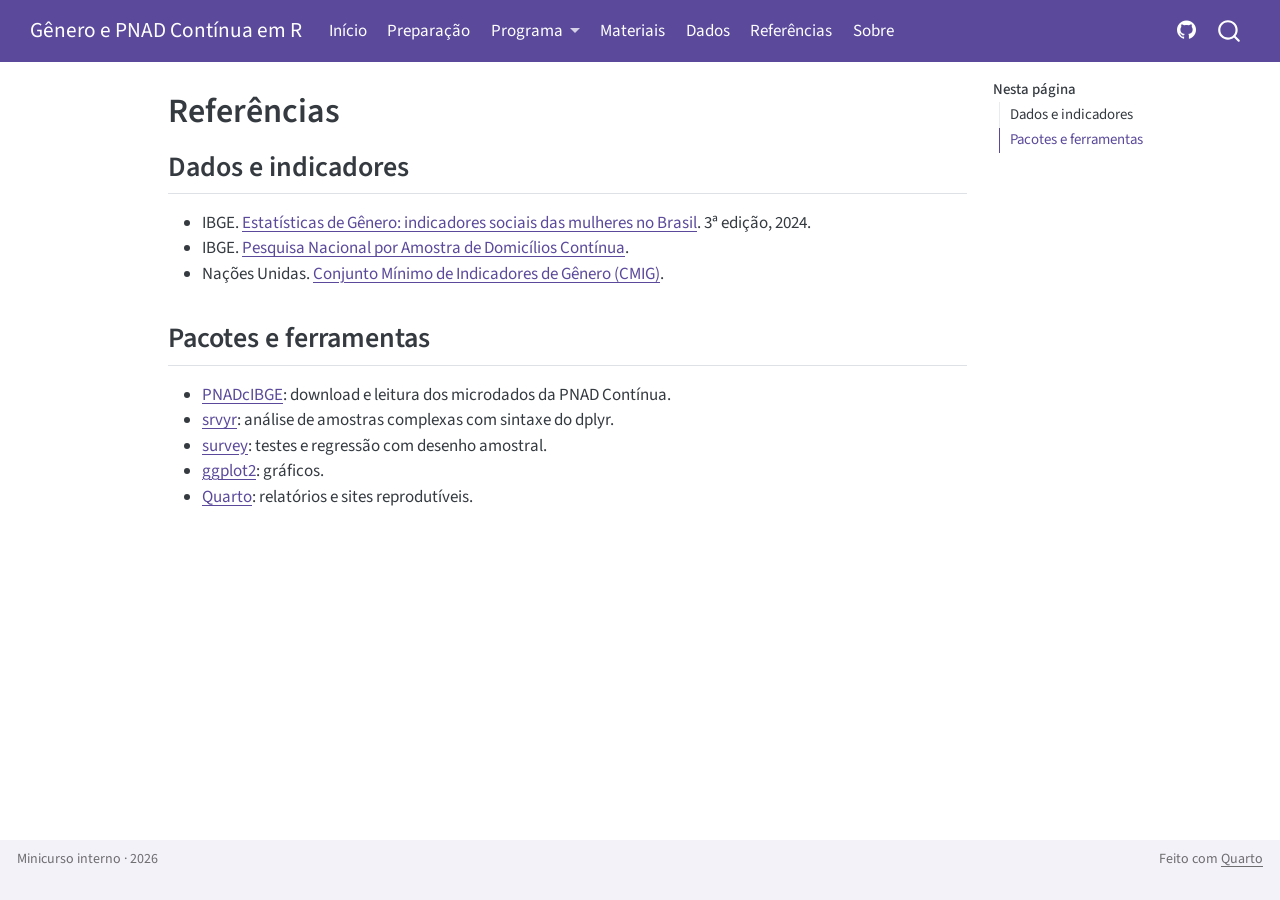
<file: referencias.html>
<!DOCTYPE html>
<html xmlns="http://www.w3.org/1999/xhtml" lang="pt" xml:lang="pt"><head>

<meta charset="utf-8">
<meta name="generator" content="quarto-1.10.18">

<meta name="viewport" content="width=device-width, initial-scale=1.0, user-scalable=yes">


<title>Referências – Gênero e PNAD Contínua em R</title>
<style>
/* Default styles provided by pandoc.
** See https://pandoc.org/MANUAL.html#variables-for-html for config info.
*/
span.smallcaps{font-variant: small-caps;}
div.columns{display: flex; gap: 1.5em;}
div.column{flex: auto;}
@media screen {
div.columns{gap: min(4vw, 1.5em);}
div.column{overflow-x: auto;}
}
div.hanging-indent{margin-left: 1.5em; text-indent: -1.5em;}
ul.task-list{list-style: none;}
ul.task-list li input[type="checkbox"] {
  width: 0.8em;
  margin: 0 0.8em 0.2em -1em; /* quarto-specific, see https://github.com/quarto-dev/quarto-cli/issues/4556 */ 
  vertical-align: middle;
}
</style>


<script src="site_libs/quarto-nav/quarto-nav.js"></script>
<script src="site_libs/quarto-nav/headroom.min.js"></script>
<script src="site_libs/clipboard/clipboard.min.js"></script>
<script src="site_libs/quarto-search/autocomplete.umd.js"></script>
<script src="site_libs/quarto-search/fuse.min.js"></script>
<script src="site_libs/quarto-search/quarto-search.js"></script>
<meta name="quarto:offset" content="./">
<script src="site_libs/quarto-html/quarto.js" type="module"></script>
<script src="site_libs/quarto-html/tabsets/tabsets.js" type="module"></script>
<script src="site_libs/quarto-html/popper.min.js"></script>
<script src="site_libs/quarto-html/tippy.umd.min.js"></script>
<script src="site_libs/quarto-html/anchor.min.js"></script>
<link href="site_libs/quarto-html/tippy.css" rel="stylesheet">
<link href="site_libs/quarto-html/quarto-syntax-highlighting-64a204ab8560d761af7679ceaba22944.css" rel="stylesheet" id="quarto-text-highlighting-styles">
<script src="site_libs/bootstrap/bootstrap.min.js"></script>
<link href="site_libs/bootstrap/bootstrap-icons.css" rel="stylesheet">
<link href="site_libs/bootstrap/bootstrap-3ebdaf4cea9aa4f282991ccc1f4b893b.min.css" rel="stylesheet" append-hash="true" id="quarto-bootstrap" data-mode="light">
<script id="quarto-search-options" type="application/json">{
  "location": "navbar",
  "copy-button": false,
  "collapse-after": 3,
  "panel-placement": "end",
  "type": "overlay",
  "limit": 50,
  "keyboard-shortcut": [
    "f",
    "/",
    "s"
  ],
  "show-item-context": false,
  "language": {
    "search-no-results-text": "Nenhum resultado",
    "search-matching-documents-text": "documentos correspondentes",
    "search-copy-link-title": "Copiar link para a busca",
    "search-hide-matches-text": "Esconder correspondências adicionais",
    "search-more-match-text": "mais correspondência neste documento",
    "search-more-matches-text": "mais correspondências neste documento",
    "search-clear-button-title": "Limpar",
    "search-text-placeholder": "",
    "search-detached-cancel-button-title": "Cancelar",
    "search-submit-button-title": "Enviar",
    "search-label": "Procurar"
  }
}</script>
<meta name="robots" content="noindex, nofollow">


<link rel="stylesheet" href="styles.css">
</head>

<body class="nav-fixed quarto-light">

<div id="quarto-search-results"></div>
  <header id="quarto-header" class="headroom fixed-top">
    <nav class="navbar navbar-expand-lg " data-bs-theme="dark">
      <div class="navbar-container container-fluid">
      <div class="navbar-brand-container mx-auto">
    <a class="navbar-brand" href="./index.html">
    <span class="navbar-title">Gênero e PNAD Contínua em R</span>
    </a>
  </div>
            <div id="quarto-search" class="" title="Procurar"></div>
          <button class="navbar-toggler" type="button" data-bs-toggle="collapse" data-bs-target="#navbarCollapse" aria-controls="navbarCollapse" role="menu" aria-expanded="false" aria-label="Alternar de navegação" onclick="if (window.quartoToggleHeadroom) { window.quartoToggleHeadroom(); }">
  <span class="navbar-toggler-icon"></span>
</button>
          <div class="collapse navbar-collapse" id="navbarCollapse">
            <ul class="navbar-nav navbar-nav-scroll me-auto">
  <li class="nav-item">
    <a class="nav-link" href="./index.html"> 
<span class="menu-text">Início</span></a>
  </li>  
  <li class="nav-item">
    <a class="nav-link" href="./preparacao.html"> 
<span class="menu-text">Preparação</span></a>
  </li>  
  <li class="nav-item dropdown ">
    <a class="nav-link dropdown-toggle" href="#" id="nav-menu-programa" role="link" data-bs-toggle="dropdown" aria-expanded="false">
 <span class="menu-text">Programa</span>
    </a>
    <ul class="dropdown-menu" aria-labelledby="nav-menu-programa">    
        <li>
    <a class="dropdown-item" href="./dia1.html">
 <span class="dropdown-text">Dia 1: da pergunta aos dados</span></a>
  </li>  
        <li>
    <a class="dropdown-item" href="./dia2.html">
 <span class="dropdown-text">Dia 2: dos dados às conclusões</span></a>
  </li>  
        <li>
    <a class="dropdown-item" href="./relatorio.html">
 <span class="dropdown-text">Relatório final</span></a>
  </li>  
    </ul>
  </li>
  <li class="nav-item">
    <a class="nav-link" href="./materiais.html"> 
<span class="menu-text">Materiais</span></a>
  </li>  
  <li class="nav-item">
    <a class="nav-link" href="./dados.html"> 
<span class="menu-text">Dados</span></a>
  </li>  
  <li class="nav-item">
    <a class="nav-link active" href="./referencias.html" aria-current="page"> 
<span class="menu-text">Referências</span></a>
  </li>  
  <li class="nav-item">
    <a class="nav-link" href="./about.html"> 
<span class="menu-text">Sobre</span></a>
  </li>  
</ul>
            <ul class="navbar-nav navbar-nav-scroll ms-auto">
  <li class="nav-item compact">
    <a class="nav-link" href="https://github.com/LincolnTSilva/minicurso-genero-pnadc"> <i class="bi bi-github" role="img" aria-label="Repositório no GitHub">
</i> 
<span class="menu-text"></span></a>
  </li>  
</ul>
          </div> <!-- /navcollapse -->
            <div class="quarto-navbar-tools">
</div>
      </div> <!-- /container-fluid -->
    </nav>
</header>
<!-- content -->
<div id="quarto-content" class="quarto-container page-columns page-rows-contents page-layout-article page-navbar">
<!-- sidebar -->
<!-- margin-sidebar -->
    <div id="quarto-margin-sidebar" class="sidebar margin-sidebar">
        <nav id="TOC" role="doc-toc" class="toc-active">
    <h2 id="toc-title">Nesta página</h2>
   
  <ul>
  <li><a href="#dados-e-indicadores" id="toc-dados-e-indicadores" class="nav-link active" data-scroll-target="#dados-e-indicadores">Dados e indicadores</a></li>
  <li><a href="#pacotes-e-ferramentas" id="toc-pacotes-e-ferramentas" class="nav-link" data-scroll-target="#pacotes-e-ferramentas">Pacotes e ferramentas</a></li>
  </ul>
</nav>
    </div>
<!-- main -->
<main class="content" id="quarto-document-content">

<header id="title-block-header" class="quarto-title-block default">
<div class="quarto-title">
<h1 class="title">Referências</h1>
</div>



<div class="quarto-title-meta">

    
  
    
  </div>
  


</header>


<section id="dados-e-indicadores" class="level2">
<h2 class="anchored" data-anchor-id="dados-e-indicadores">Dados e indicadores</h2>
<ul>
<li>IBGE. <a href="https://www.ibge.gov.br/estatisticas/multidominio/genero/20163-estatisticas-de-genero-indicadores-sociais-das-mulheres-no-brasil.html">Estatísticas de Gênero: indicadores sociais das mulheres no Brasil</a>. 3ª edição, 2024.</li>
<li>IBGE. <a href="https://www.ibge.gov.br/estatisticas/sociais/trabalho/17270-pnad-continua.html">Pesquisa Nacional por Amostra de Domicílios Contínua</a>.</li>
<li>Nações Unidas. <a href="https://gender-data-hub-2-undesa.hub.arcgis.com/pages/indicators">Conjunto Mínimo de Indicadores de Gênero (CMIG)</a>.</li>
</ul>
</section>
<section id="pacotes-e-ferramentas" class="level2">
<h2 class="anchored" data-anchor-id="pacotes-e-ferramentas">Pacotes e ferramentas</h2>
<ul>
<li><a href="https://cran.r-project.org/package=PNADcIBGE">PNADcIBGE</a>: download e leitura dos microdados da PNAD Contínua.</li>
<li><a href="https://cran.r-project.org/package=srvyr">srvyr</a>: análise de amostras complexas com sintaxe do dplyr.</li>
<li><a href="https://cran.r-project.org/package=survey">survey</a>: testes e regressão com desenho amostral.</li>
<li><a href="https://ggplot2.tidyverse.org">ggplot2</a>: gráficos.</li>
<li><a href="https://quarto.org">Quarto</a>: relatórios e sites reprodutíveis.</li>
</ul>


</section>

<a onclick="window.scrollTo(0, 0); return false;" role="button" id="quarto-back-to-top"><i class="bi bi-arrow-up"></i> De volta ao topo</a></main> <!-- /main -->
<script id="quarto-html-after-body" type="application/javascript">
  window.document.addEventListener("DOMContentLoaded", function (event) {
    const icon = "";
    const anchorJS = new window.AnchorJS();
    anchorJS.options = {
      placement: 'right',
      icon: icon
    };
    anchorJS.add('.anchored');
    const isCodeAnnotation = (el) => {
      for (const clz of el.classList) {
        if (clz.startsWith('code-annotation-')) {                     
          return true;
        }
      }
      return false;
    }
    const onCopySuccess = function(e) {
      // button target
      const button = e.trigger;
      // don't keep focus
      button.blur();
      // flash "checked"
      button.classList.add('code-copy-button-checked');
      var currentTitle = button.getAttribute("title");
      button.setAttribute("title", "Copiada");
      let tooltip;
      if (window.bootstrap) {
        button.setAttribute("data-bs-toggle", "tooltip");
        button.setAttribute("data-bs-placement", "left");
        button.setAttribute("data-bs-title", "Copiada");
        tooltip = new bootstrap.Tooltip(button, 
          { trigger: "manual", 
            customClass: "code-copy-button-tooltip",
            offset: [0, -8]});
        tooltip.show();    
      }
      setTimeout(function() {
        if (tooltip) {
          tooltip.hide();
          button.removeAttribute("data-bs-title");
          button.removeAttribute("data-bs-toggle");
          button.removeAttribute("data-bs-placement");
        }
        button.setAttribute("title", currentTitle);
        button.classList.remove('code-copy-button-checked');
      }, 1000);
      // clear code selection
      e.clearSelection();
    }
    const getTextToCopy = function(trigger) {
      const outerScaffold = trigger.parentElement.cloneNode(true);
      const codeEl = outerScaffold.querySelector('code');
      for (const childEl of codeEl.children) {
        if (isCodeAnnotation(childEl)) {
          childEl.remove();
        }
      }
      return codeEl.innerText;
    }
    const clipboard = new window.ClipboardJS('.code-copy-button:not([data-in-quarto-modal])', {
      text: getTextToCopy
    });
    clipboard.on('success', onCopySuccess);
    if (window.document.getElementById('quarto-embedded-source-code-modal')) {
      const clipboardModal = new window.ClipboardJS('.code-copy-button[data-in-quarto-modal]', {
        text: getTextToCopy,
        container: window.document.getElementById('quarto-embedded-source-code-modal')
      });
      clipboardModal.on('success', onCopySuccess);
    }
      var localhostRegex = new RegExp(/^(?:http|https):\/\/localhost\:?[0-9]*\//);
      var mailtoRegex = new RegExp(/^mailto:/);
        var filterRegex = new RegExp("https:\/\/lincolntsilva\.github\.io\/minicurso-genero-pnadc\/");
      var isInternal = (href) => {
          return filterRegex.test(href) || localhostRegex.test(href) || mailtoRegex.test(href);
      }
      // Inspect non-navigation links and adorn them if external
     var links = window.document.querySelectorAll('a[href]:not(.nav-link):not(.navbar-brand):not(.toc-action):not(.sidebar-link):not(.sidebar-item-toggle):not(.pagination-link):not(.no-external):not([aria-hidden]):not(.dropdown-item):not(.quarto-navigation-tool):not(.about-link)');
      for (var i=0; i<links.length; i++) {
        const link = links[i];
        if (!isInternal(link.href)) {
          // undo the damage that might have been done by quarto-nav.js in the case of
          // links that we want to consider external
          if (link.dataset.originalHref !== undefined) {
            link.href = link.dataset.originalHref;
          }
        }
      }
    function tippyHover(el, contentFn, onTriggerFn, onUntriggerFn) {
      const config = {
        allowHTML: true,
        maxWidth: 500,
        delay: 100,
        arrow: false,
        appendTo: function(el) {
            return el.parentElement;
        },
        interactive: true,
        interactiveBorder: 10,
        theme: 'quarto',
        placement: 'bottom-start',
      };
      if (contentFn) {
        config.content = contentFn;
      }
      if (onTriggerFn) {
        config.onTrigger = onTriggerFn;
      }
      if (onUntriggerFn) {
        config.onUntrigger = onUntriggerFn;
      }
      window.tippy(el, config); 
    }
    const noterefs = window.document.querySelectorAll('a[role="doc-noteref"]');
    for (var i=0; i<noterefs.length; i++) {
      const ref = noterefs[i];
      tippyHover(ref, function() {
        // use id or data attribute instead here
        let href = ref.getAttribute('data-footnote-href') || ref.getAttribute('href');
        try { href = new URL(href).hash; } catch {}
        const id = href.replace(/^#\/?/, "");
        const note = window.document.getElementById(id);
        if (note) {
          return note.innerHTML;
        } else {
          return "";
        }
      });
    }
    const xrefs = window.document.querySelectorAll('a.quarto-xref');
    const processXRef = (id, note) => {
      // Strip column container classes
      const stripColumnClz = (el) => {
        el.classList.remove("page-full", "page-columns");
        if (el.children) {
          for (const child of el.children) {
            stripColumnClz(child);
          }
        }
      }
      stripColumnClz(note)
      if (id === null || id.startsWith('sec-')) {
        // Special case sections, only their first couple elements
        const container = document.createElement("div");
        if (note.children && note.children.length > 2) {
          container.appendChild(note.children[0].cloneNode(true));
          for (let i = 1; i < note.children.length; i++) {
            const child = note.children[i];
            if (child.tagName === "P" && child.innerText === "") {
              continue;
            } else {
              container.appendChild(child.cloneNode(true));
              break;
            }
          }
          if (window.Quarto?.typesetMath) {
            window.Quarto.typesetMath(container);
          }
          return container.innerHTML
        } else {
          if (window.Quarto?.typesetMath) {
            window.Quarto.typesetMath(note);
          }
          return note.innerHTML;
        }
      } else {
        // Remove any anchor links if they are present
        const anchorLink = note.querySelector('a.anchorjs-link');
        if (anchorLink) {
          anchorLink.remove();
        }
        if (window.Quarto?.typesetMath) {
          window.Quarto.typesetMath(note);
        }
        if (note.classList.contains("callout")) {
          return note.outerHTML;
        } else {
          return note.innerHTML;
        }
      }
    }
    for (var i=0; i<xrefs.length; i++) {
      const xref = xrefs[i];
      tippyHover(xref, undefined, function(instance) {
        instance.disable();
        let url = xref.getAttribute('href');
        let hash = undefined; 
        if (url.startsWith('#')) {
          hash = url;
        } else {
          try { hash = new URL(url).hash; } catch {}
        }
        if (hash) {
          const id = hash.replace(/^#\/?/, "");
          const note = window.document.getElementById(id);
          if (note !== null) {
            try {
              const html = processXRef(id, note.cloneNode(true));
              instance.setContent(html);
            } finally {
              instance.enable();
              instance.show();
            }
          } else {
            // See if we can fetch this
            fetch(url.split('#')[0])
            .then(res => res.text())
            .then(html => {
              const parser = new DOMParser();
              const htmlDoc = parser.parseFromString(html, "text/html");
              const note = htmlDoc.getElementById(id);
              if (note !== null) {
                const html = processXRef(id, note);
                instance.setContent(html);
              } 
            }).finally(() => {
              instance.enable();
              instance.show();
            });
          }
        } else {
          // See if we can fetch a full url (with no hash to target)
          // This is a special case and we should probably do some content thinning / targeting
          fetch(url)
          .then(res => res.text())
          .then(html => {
            const parser = new DOMParser();
            const htmlDoc = parser.parseFromString(html, "text/html");
            const note = htmlDoc.querySelector('main.content');
            if (note !== null) {
              // This should only happen for chapter cross references
              // (since there is no id in the URL)
              // remove the first header
              if (note.children.length > 0 && note.children[0].tagName === "HEADER") {
                note.children[0].remove();
              }
              const html = processXRef(null, note);
              instance.setContent(html);
            } 
          }).finally(() => {
            instance.enable();
            instance.show();
          });
        }
      }, function(instance) {
      });
    }
        let selectedAnnoteEl;
        const selectorForAnnotation = ( cell, annotation) => {
          let cellAttr = 'data-code-cell="' + cell + '"';
          let lineAttr = 'data-code-annotation="' +  annotation + '"';
          const selector = 'span[' + cellAttr + '][' + lineAttr + ']';
          return selector;
        }
        const selectCodeLines = (annoteEl) => {
          const doc = window.document;
          const targetCell = annoteEl.getAttribute("data-target-cell");
          const targetAnnotation = annoteEl.getAttribute("data-target-annotation");
          const annoteSpan = window.document.querySelector(selectorForAnnotation(targetCell, targetAnnotation));
          const lines = annoteSpan.getAttribute("data-code-lines").split(",");
          const lineIds = lines.map((line) => {
            return targetCell + "-" + line;
          })
          let top = null;
          let height = null;
          let parent = null;
          if (lineIds.length > 0) {
              //compute the position of the single el (top and bottom and make a div)
              const el = window.document.getElementById(lineIds[0]);
              top = el.offsetTop;
              height = el.offsetHeight;
              parent = el.parentElement.parentElement;
            if (lineIds.length > 1) {
              const lastEl = window.document.getElementById(lineIds[lineIds.length - 1]);
              const bottom = lastEl.offsetTop + lastEl.offsetHeight;
              height = bottom - top;
            }
            if (top !== null && height !== null && parent !== null) {
              // cook up a div (if necessary) and position it 
              let div = window.document.getElementById("code-annotation-line-highlight");
              if (div === null) {
                div = window.document.createElement("div");
                div.setAttribute("id", "code-annotation-line-highlight");
                div.style.position = 'absolute';
                parent.appendChild(div);
              }
              div.style.top = top - 2 + "px";
              div.style.height = height + 4 + "px";
              div.style.left = 0;
              let gutterDiv = window.document.getElementById("code-annotation-line-highlight-gutter");
              if (gutterDiv === null) {
                gutterDiv = window.document.createElement("div");
                gutterDiv.setAttribute("id", "code-annotation-line-highlight-gutter");
                gutterDiv.style.position = 'absolute';
                const codeCell = window.document.getElementById(targetCell);
                const gutter = codeCell.querySelector('.code-annotation-gutter');
                gutter.appendChild(gutterDiv);
              }
              gutterDiv.style.top = top - 2 + "px";
              gutterDiv.style.height = height + 4 + "px";
            }
            selectedAnnoteEl = annoteEl;
          }
        };
        const unselectCodeLines = () => {
          const elementsIds = ["code-annotation-line-highlight", "code-annotation-line-highlight-gutter"];
          elementsIds.forEach((elId) => {
            const div = window.document.getElementById(elId);
            if (div) {
              div.remove();
            }
          });
          selectedAnnoteEl = undefined;
        };
          // Handle positioning of the toggle
      window.addEventListener(
        "resize",
        throttle(() => {
          elRect = undefined;
          if (selectedAnnoteEl) {
            selectCodeLines(selectedAnnoteEl);
          }
        }, 10)
      );
      function throttle(fn, ms) {
      let throttle = false;
      let timer;
        return (...args) => {
          if(!throttle) { // first call gets through
              fn.apply(this, args);
              throttle = true;
          } else { // all the others get throttled
              if(timer) clearTimeout(timer); // cancel #2
              timer = setTimeout(() => {
                fn.apply(this, args);
                timer = throttle = false;
              }, ms);
          }
        };
      }
        // Attach click handler to the DT
        const annoteDls = window.document.querySelectorAll('dt[data-target-cell]');
        for (const annoteDlNode of annoteDls) {
          annoteDlNode.addEventListener('click', (event) => {
            const clickedEl = event.target;
            if (clickedEl !== selectedAnnoteEl) {
              unselectCodeLines();
              const activeEl = window.document.querySelector('dt[data-target-cell].code-annotation-active');
              if (activeEl) {
                activeEl.classList.remove('code-annotation-active');
              }
              selectCodeLines(clickedEl);
              clickedEl.classList.add('code-annotation-active');
            } else {
              // Unselect the line
              unselectCodeLines();
              clickedEl.classList.remove('code-annotation-active');
            }
          });
        }
    const findCites = (el) => {
      const parentEl = el.parentElement;
      if (parentEl) {
        const cites = parentEl.dataset.cites;
        if (cites) {
          return {
            el,
            cites: cites.split(' ')
          };
        } else {
          return findCites(el.parentElement)
        }
      } else {
        return undefined;
      }
    };
    var bibliorefs = window.document.querySelectorAll('a[role="doc-biblioref"]');
    for (var i=0; i<bibliorefs.length; i++) {
      const ref = bibliorefs[i];
      const citeInfo = findCites(ref);
      if (citeInfo) {
        tippyHover(citeInfo.el, function() {
          var popup = window.document.createElement('div');
          citeInfo.cites.forEach(function(cite) {
            var citeDiv = window.document.createElement('div');
            citeDiv.classList.add('hanging-indent');
            citeDiv.classList.add('csl-entry');
            var biblioDiv = window.document.getElementById('ref-' + cite);
            if (biblioDiv) {
              citeDiv.innerHTML = biblioDiv.innerHTML;
            }
            popup.appendChild(citeDiv);
          });
          return popup.innerHTML;
        });
      }
    }
  });
  </script>
</div> <!-- /content -->
<footer class="footer">
  <div class="nav-footer">
    <div class="nav-footer-left">
<p>Minicurso interno · 2026</p>
</div>   
    <div class="nav-footer-center">
      &nbsp;
    </div>
    <div class="nav-footer-right">
<p>Feito com <a href="https://quarto.org">Quarto</a></p>
</div>
  </div>
</footer>




</body></html>
</file>
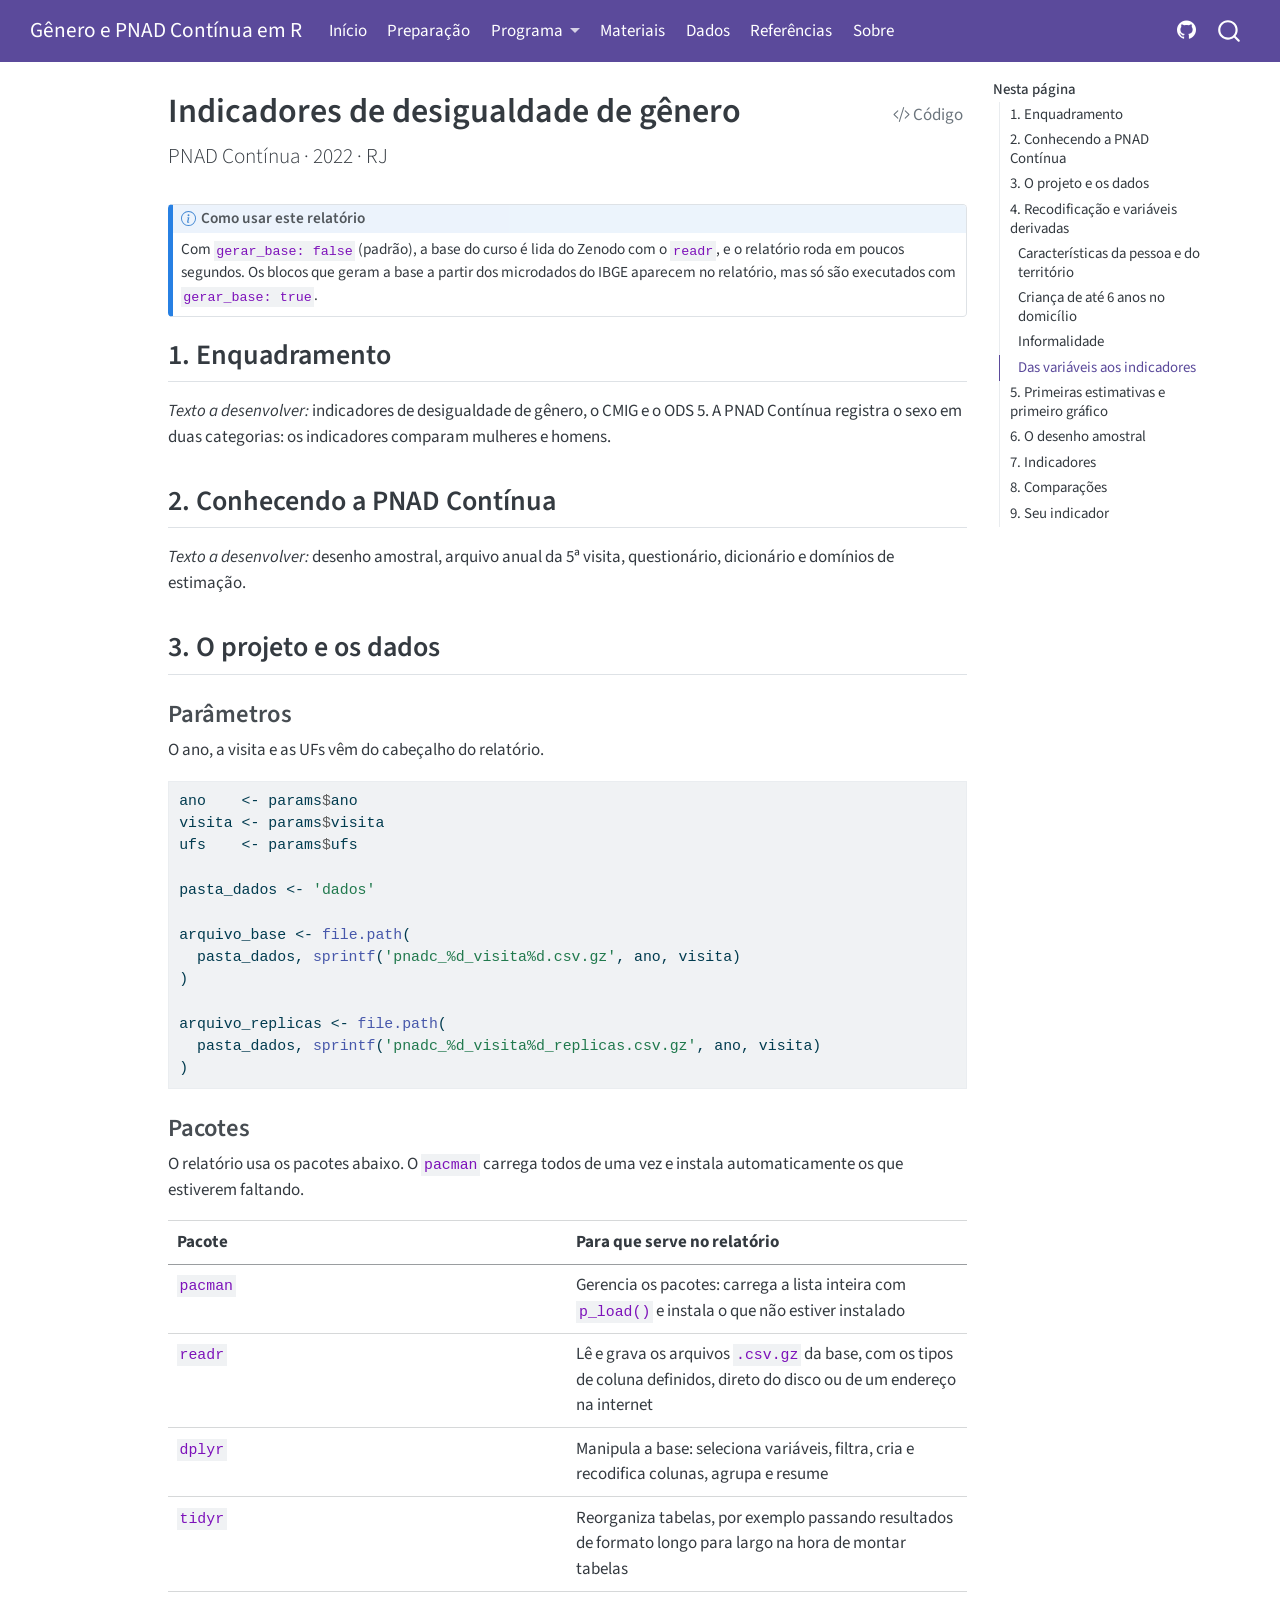
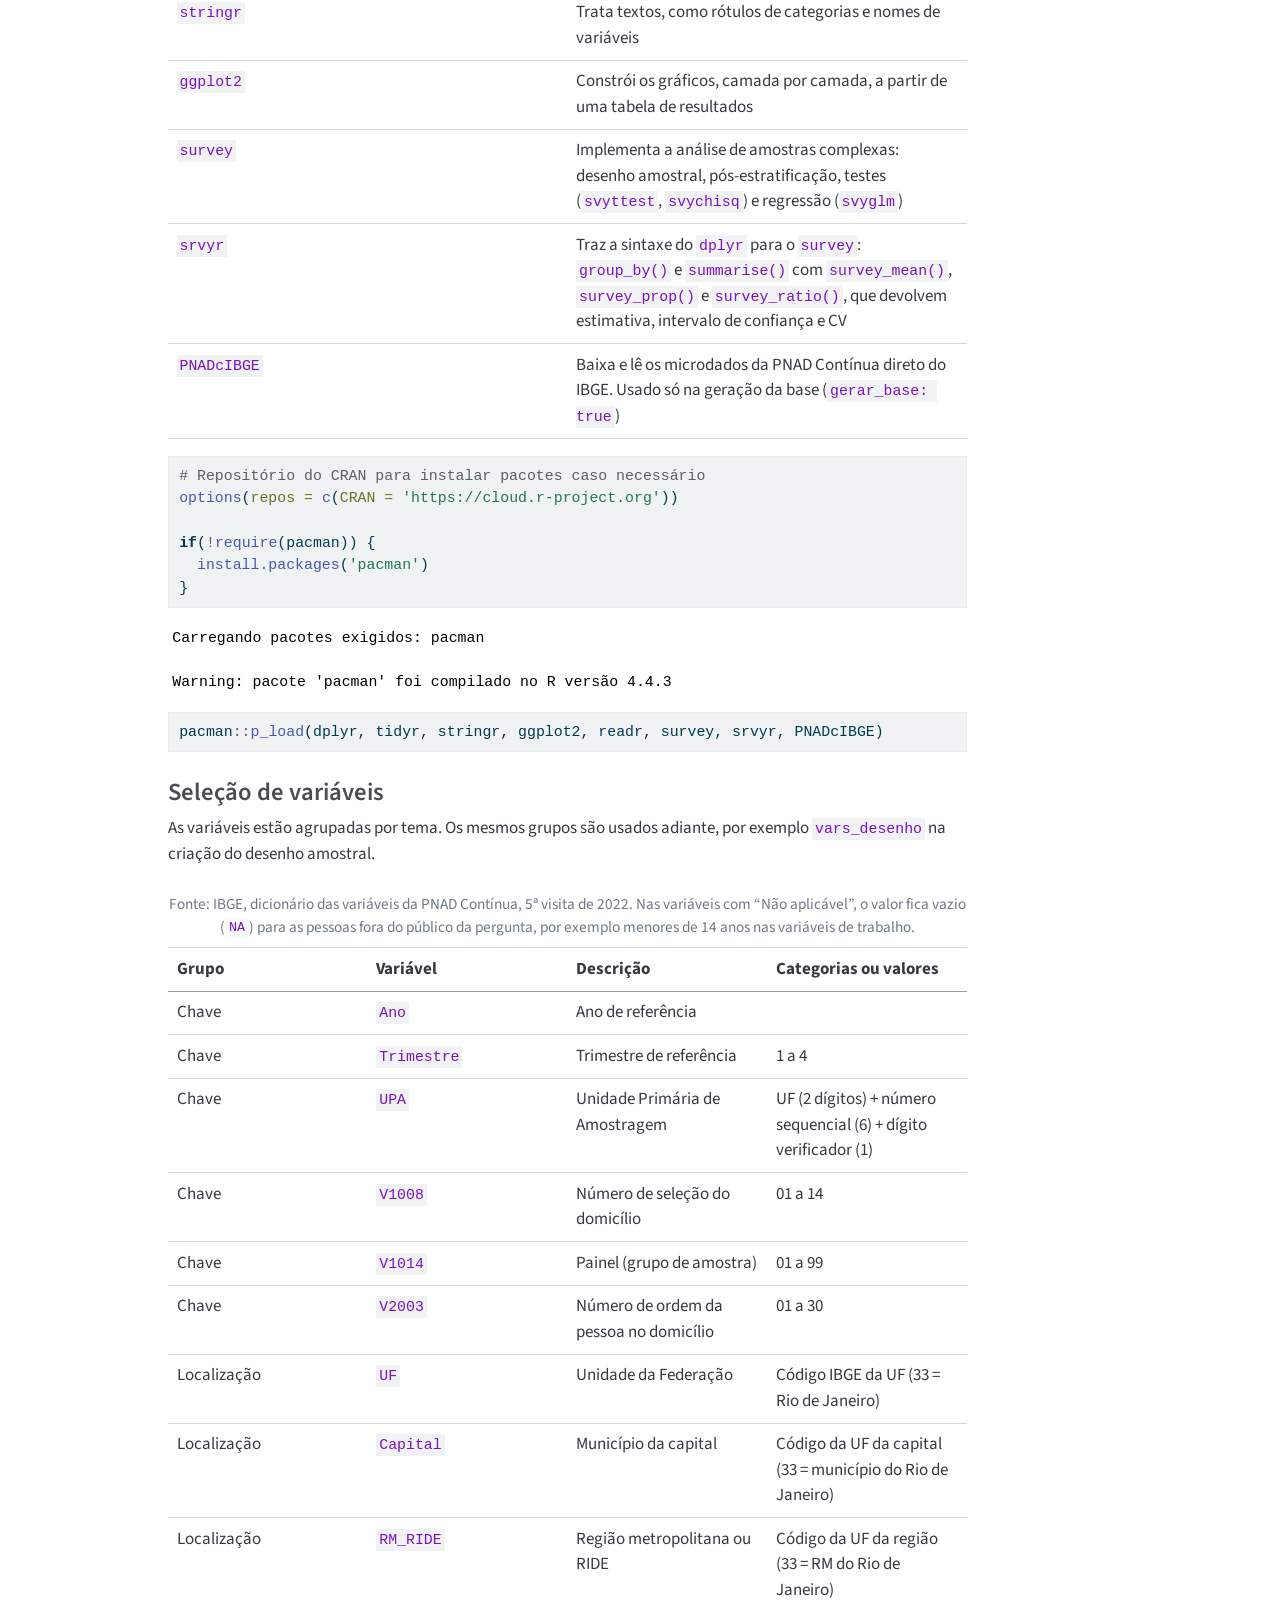
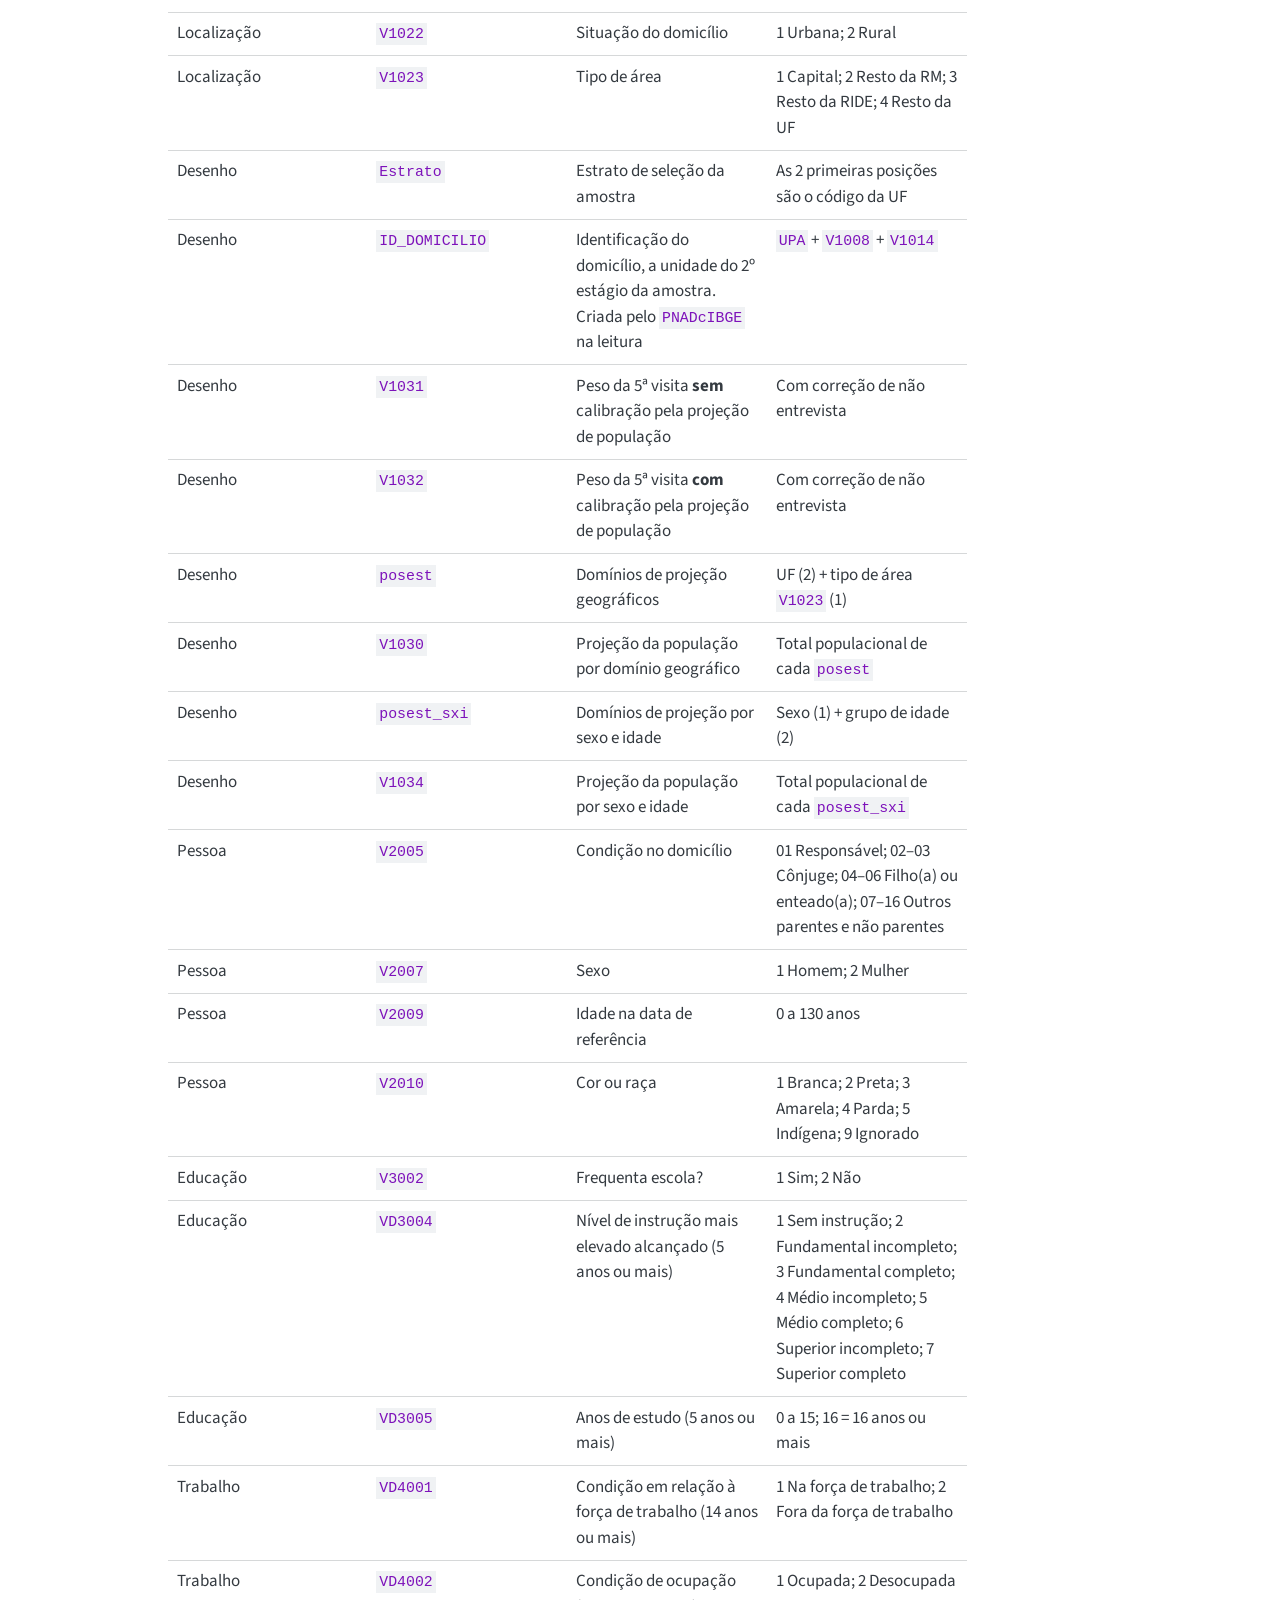
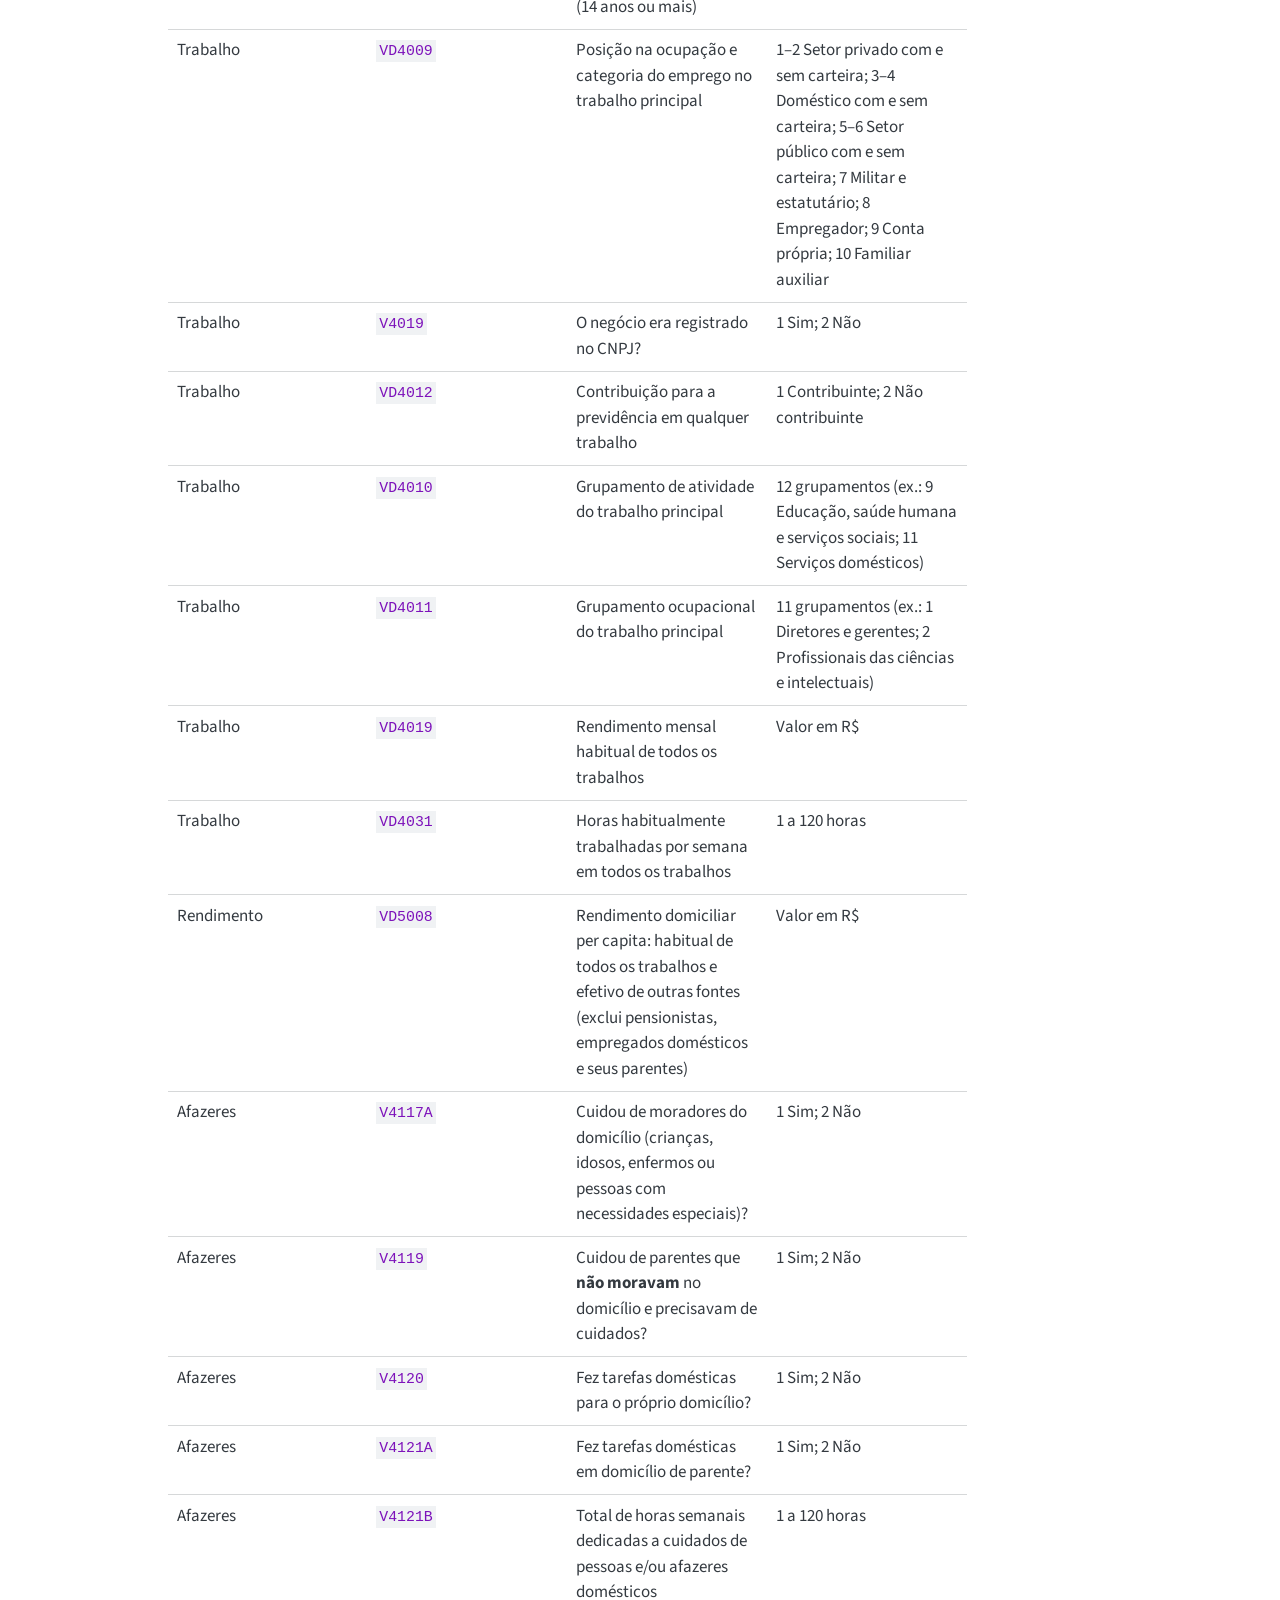
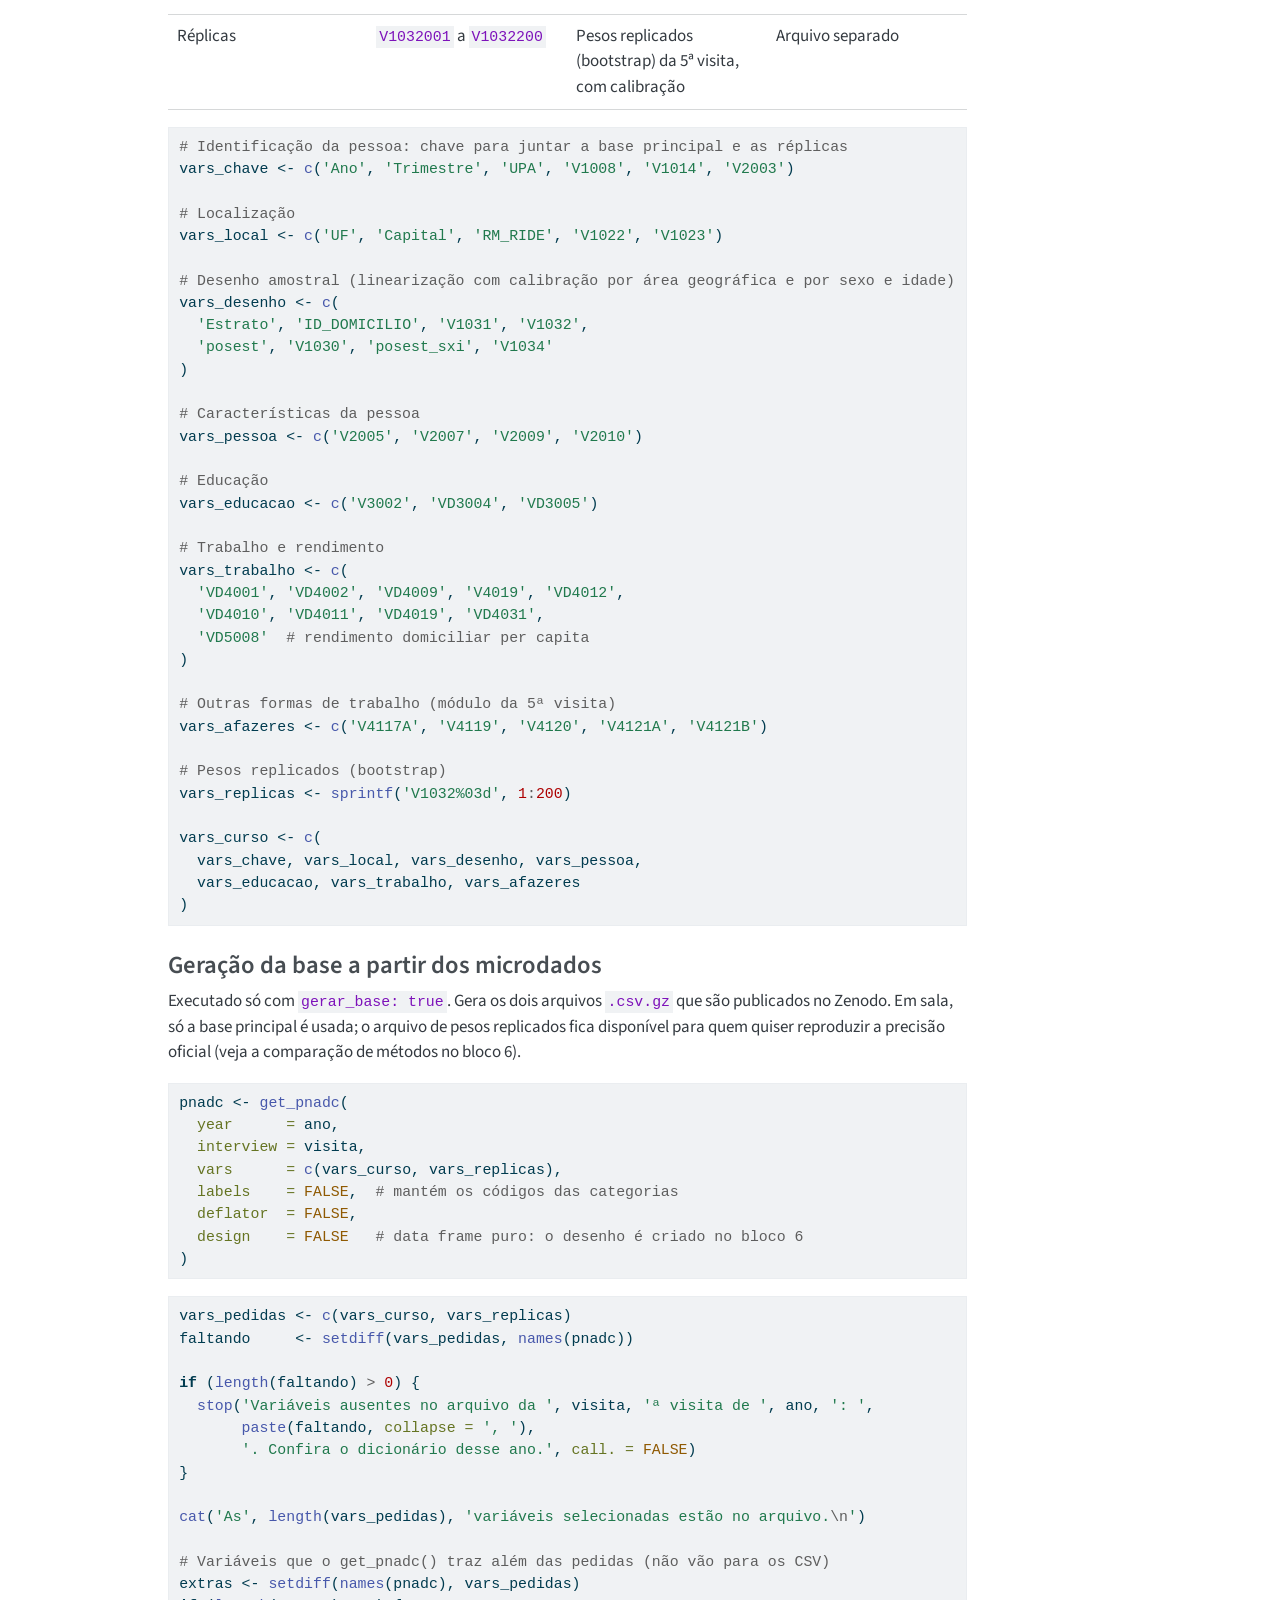
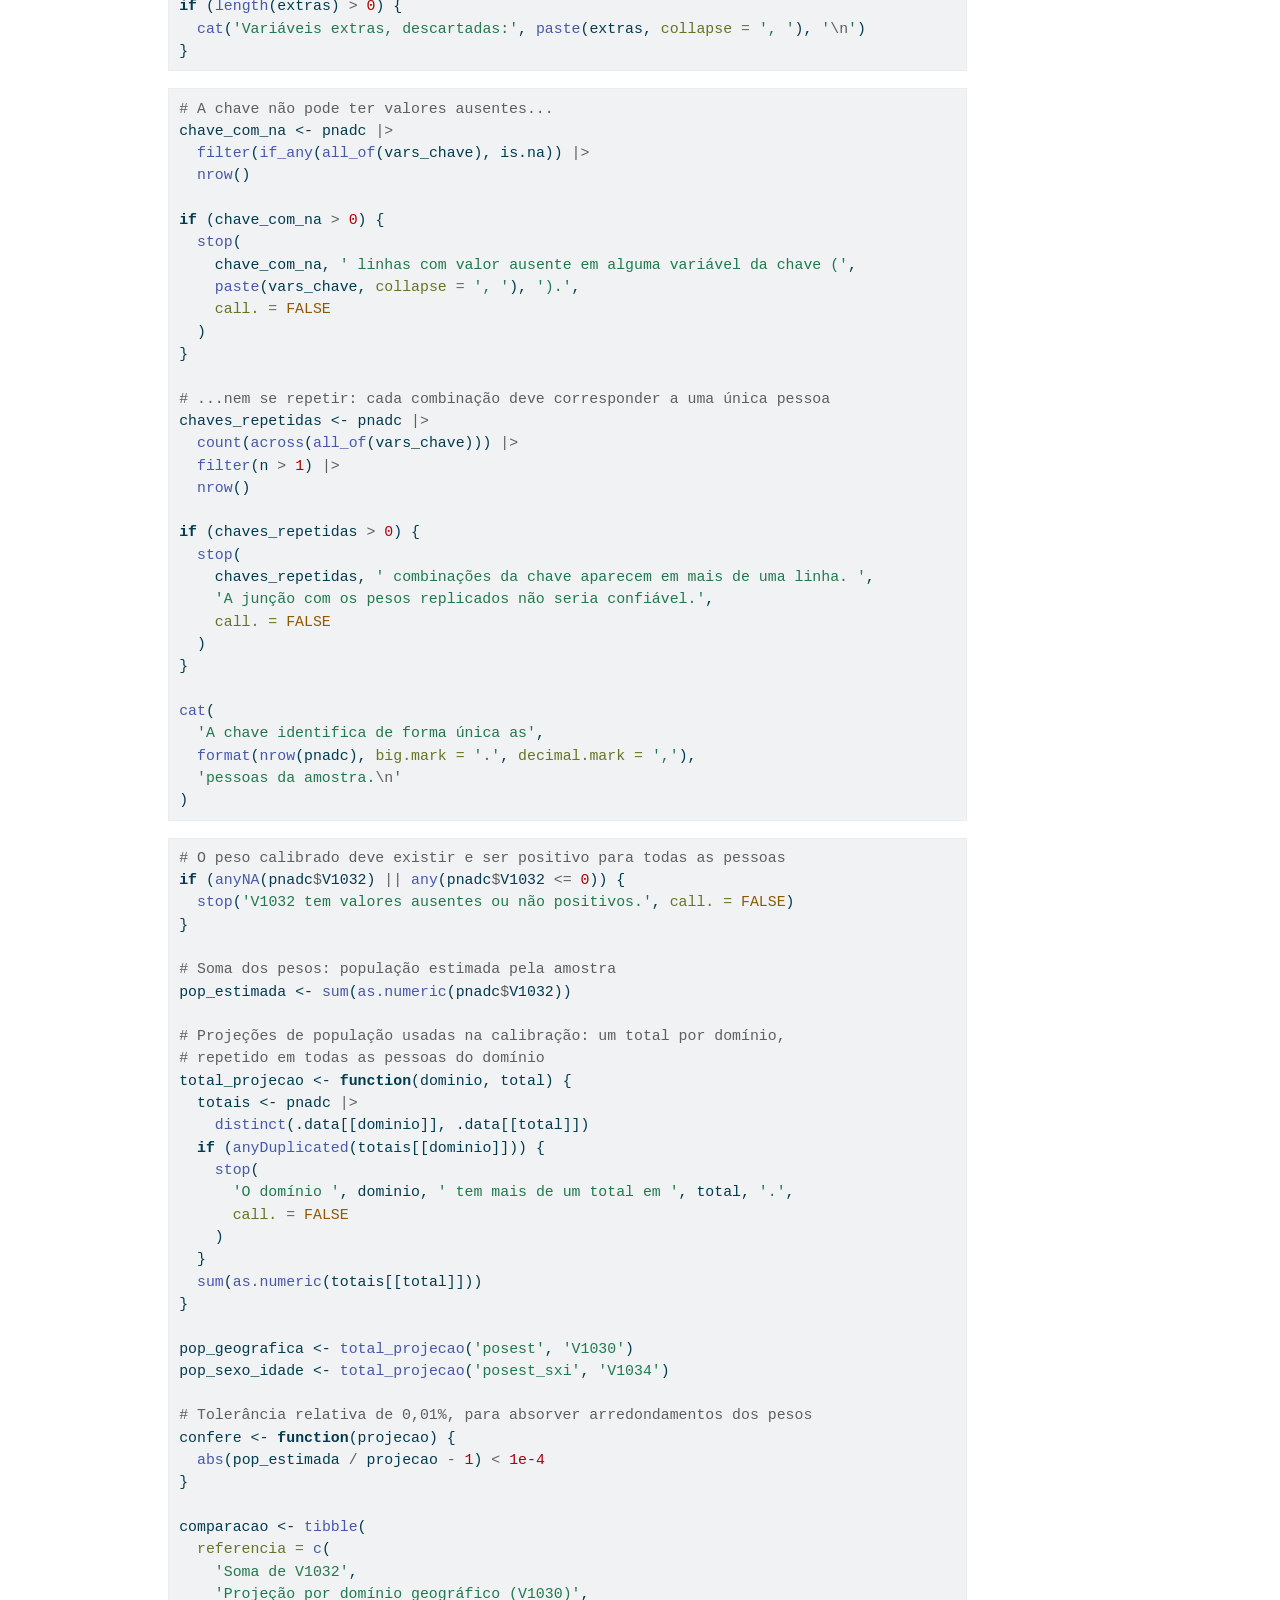
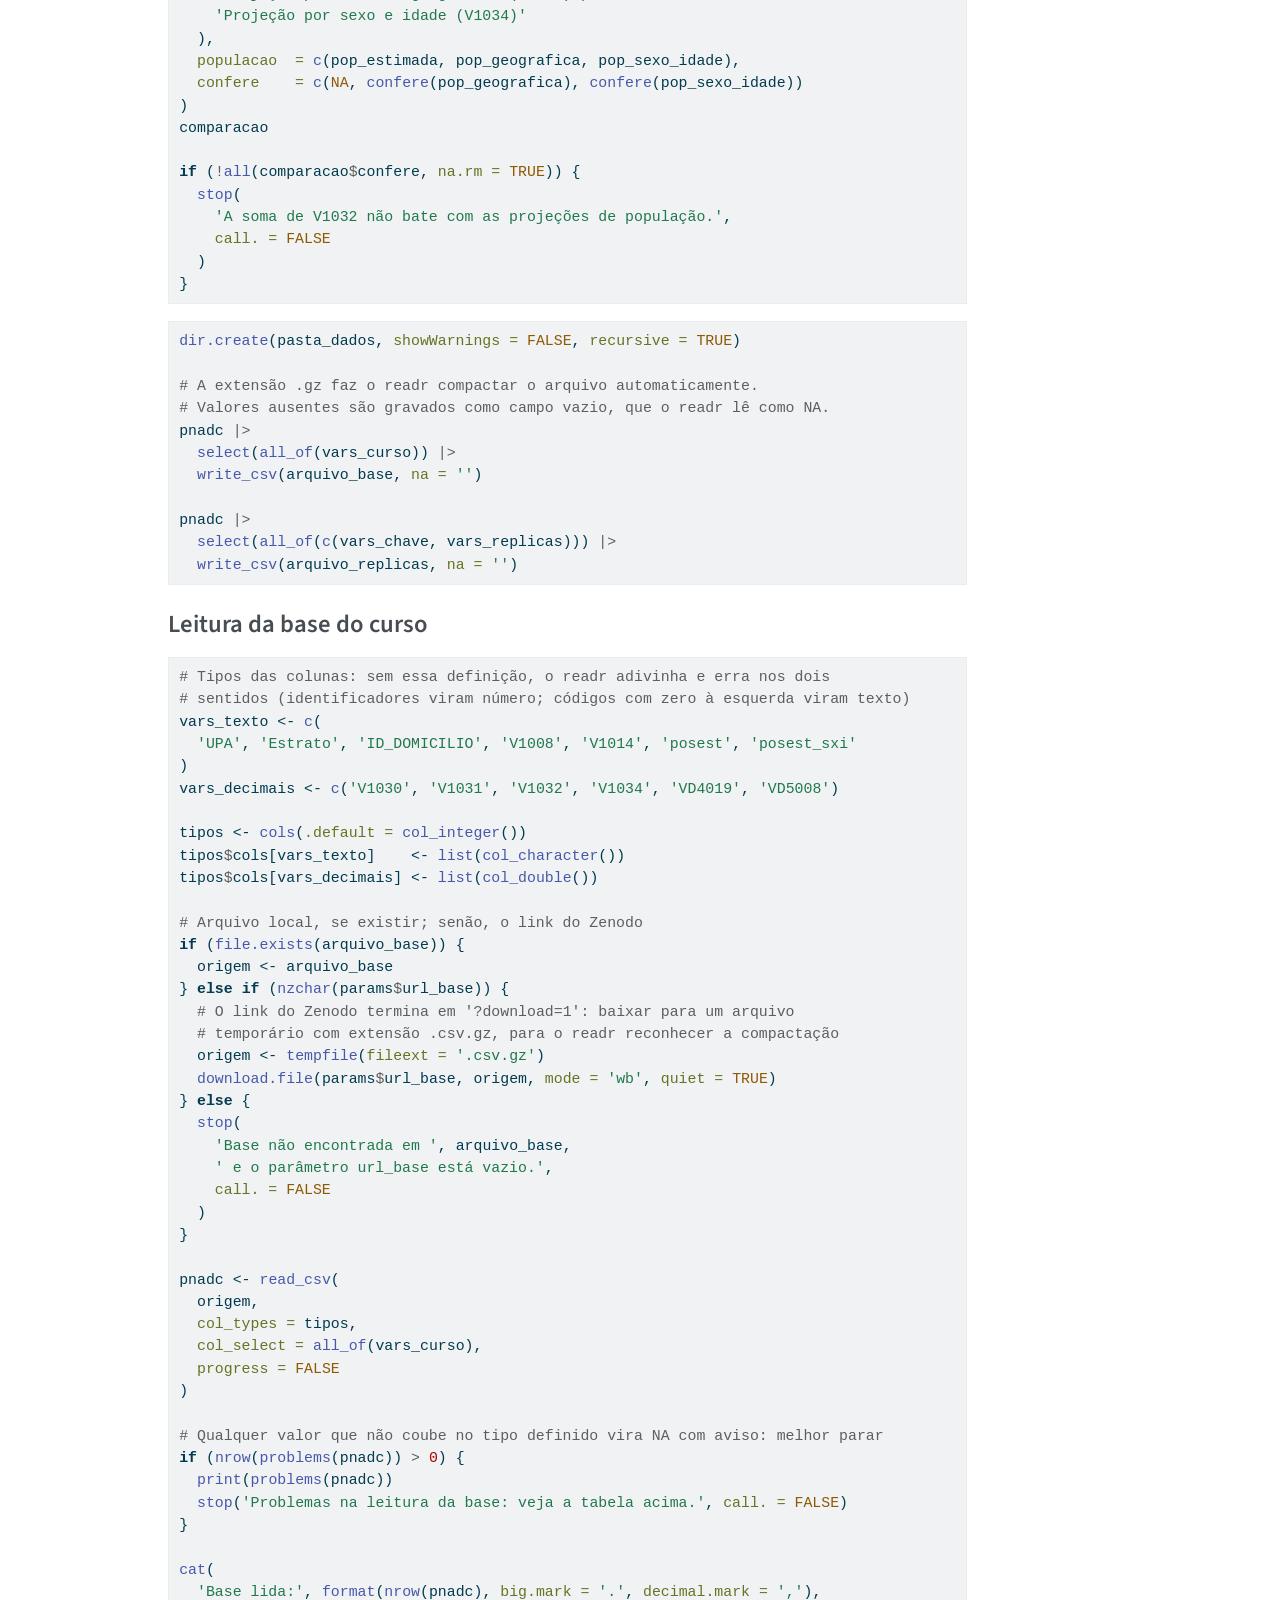
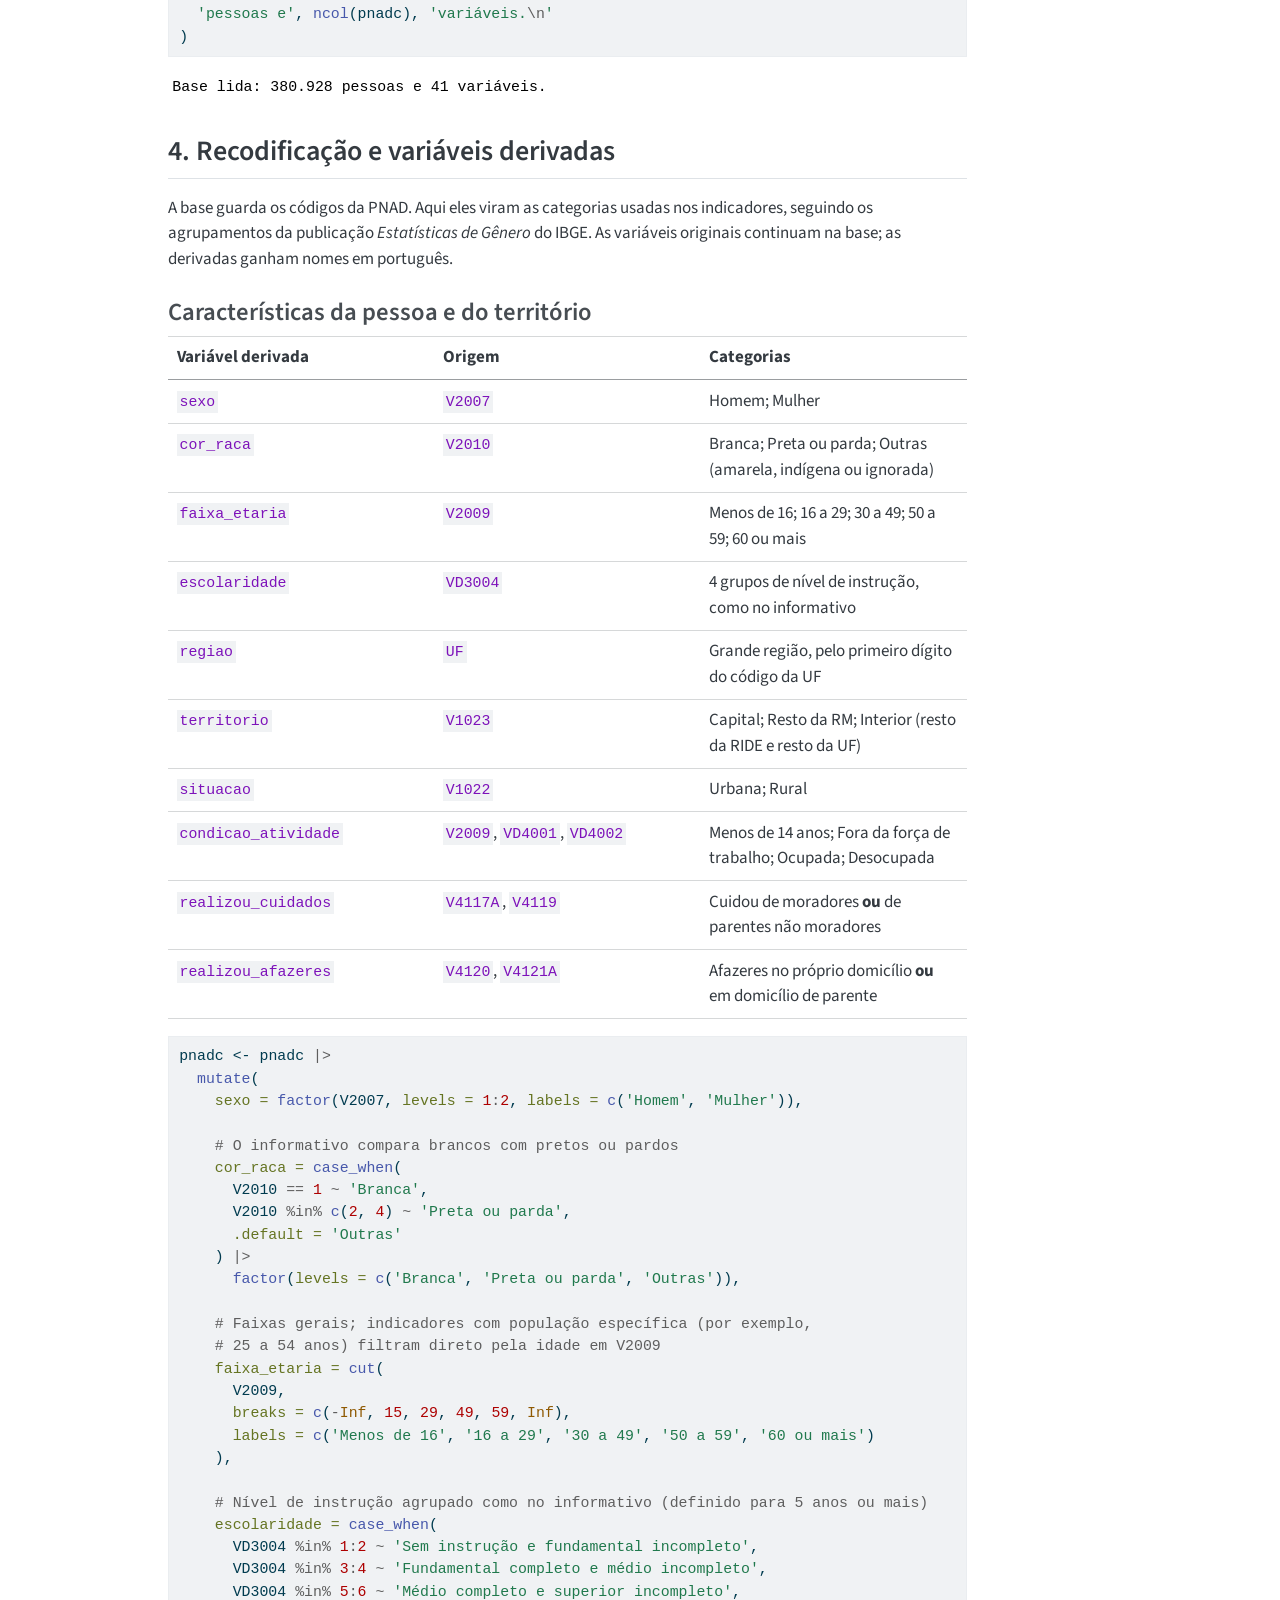
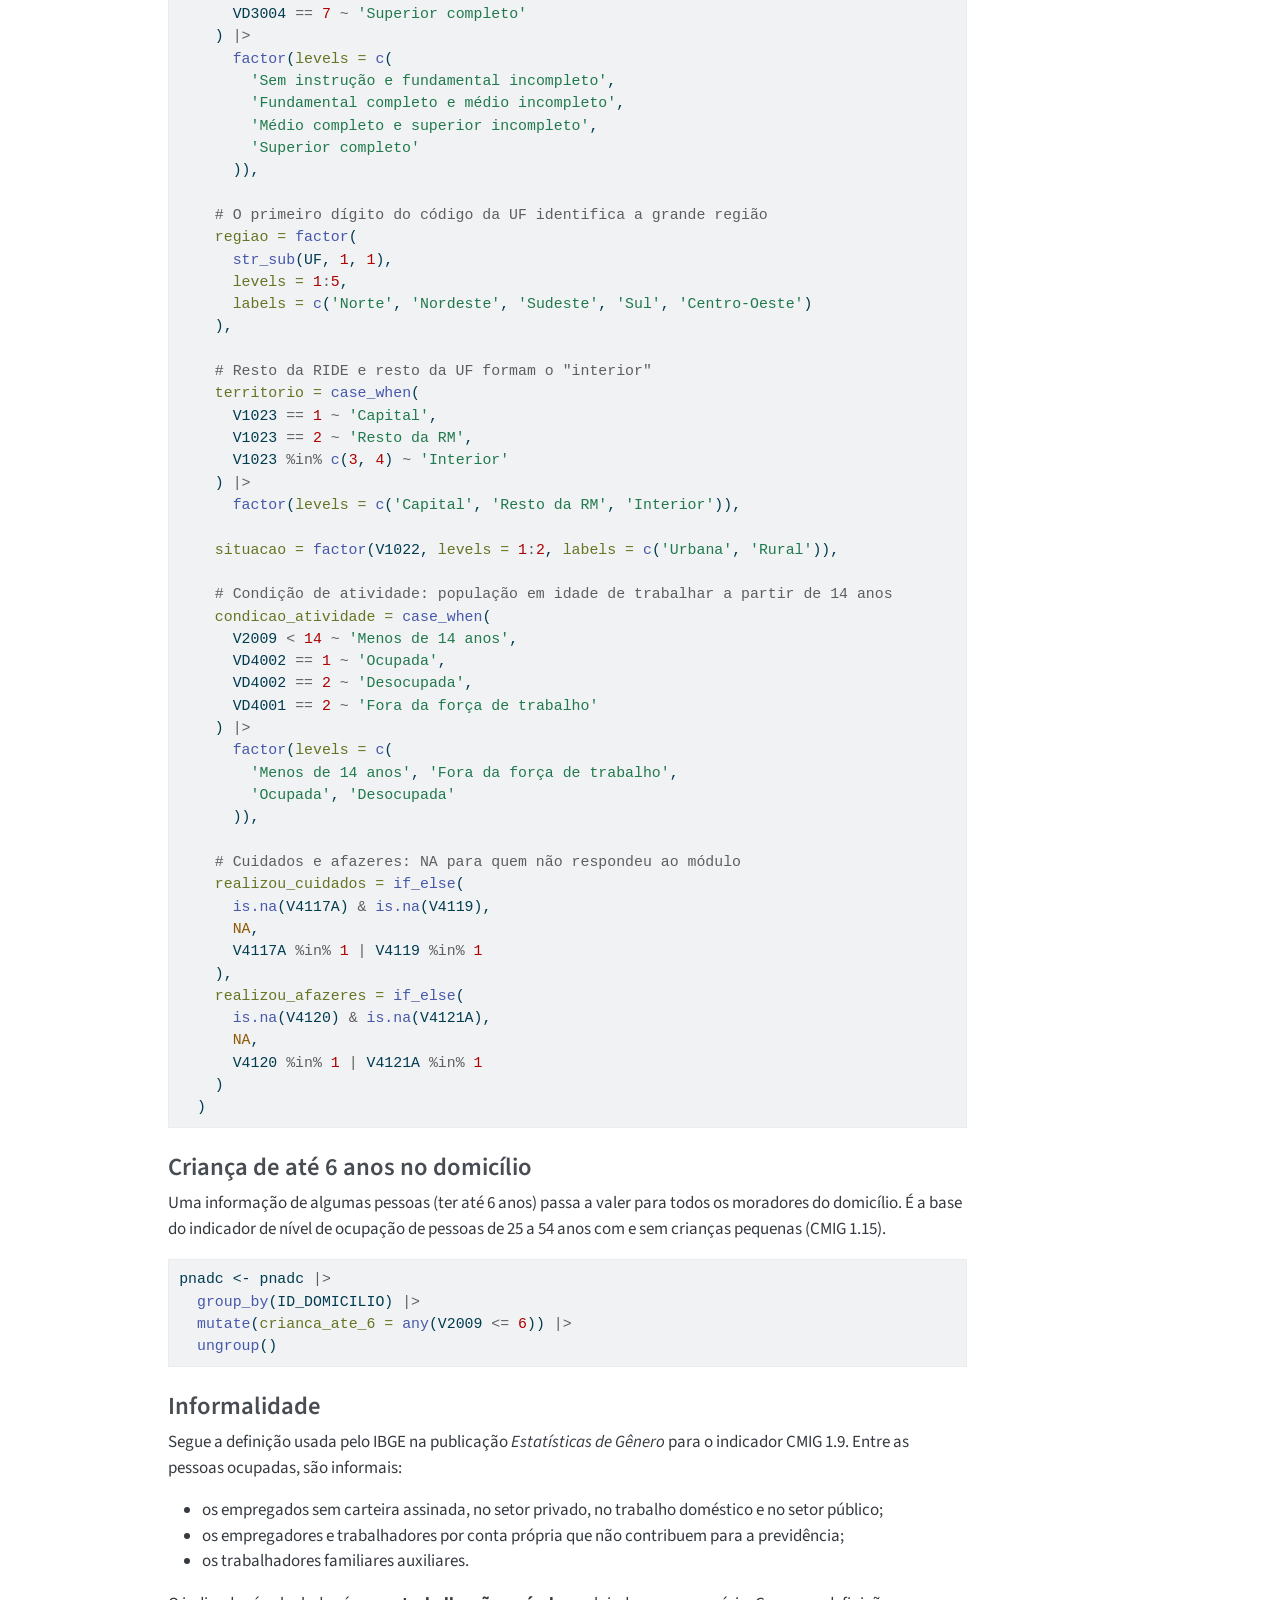
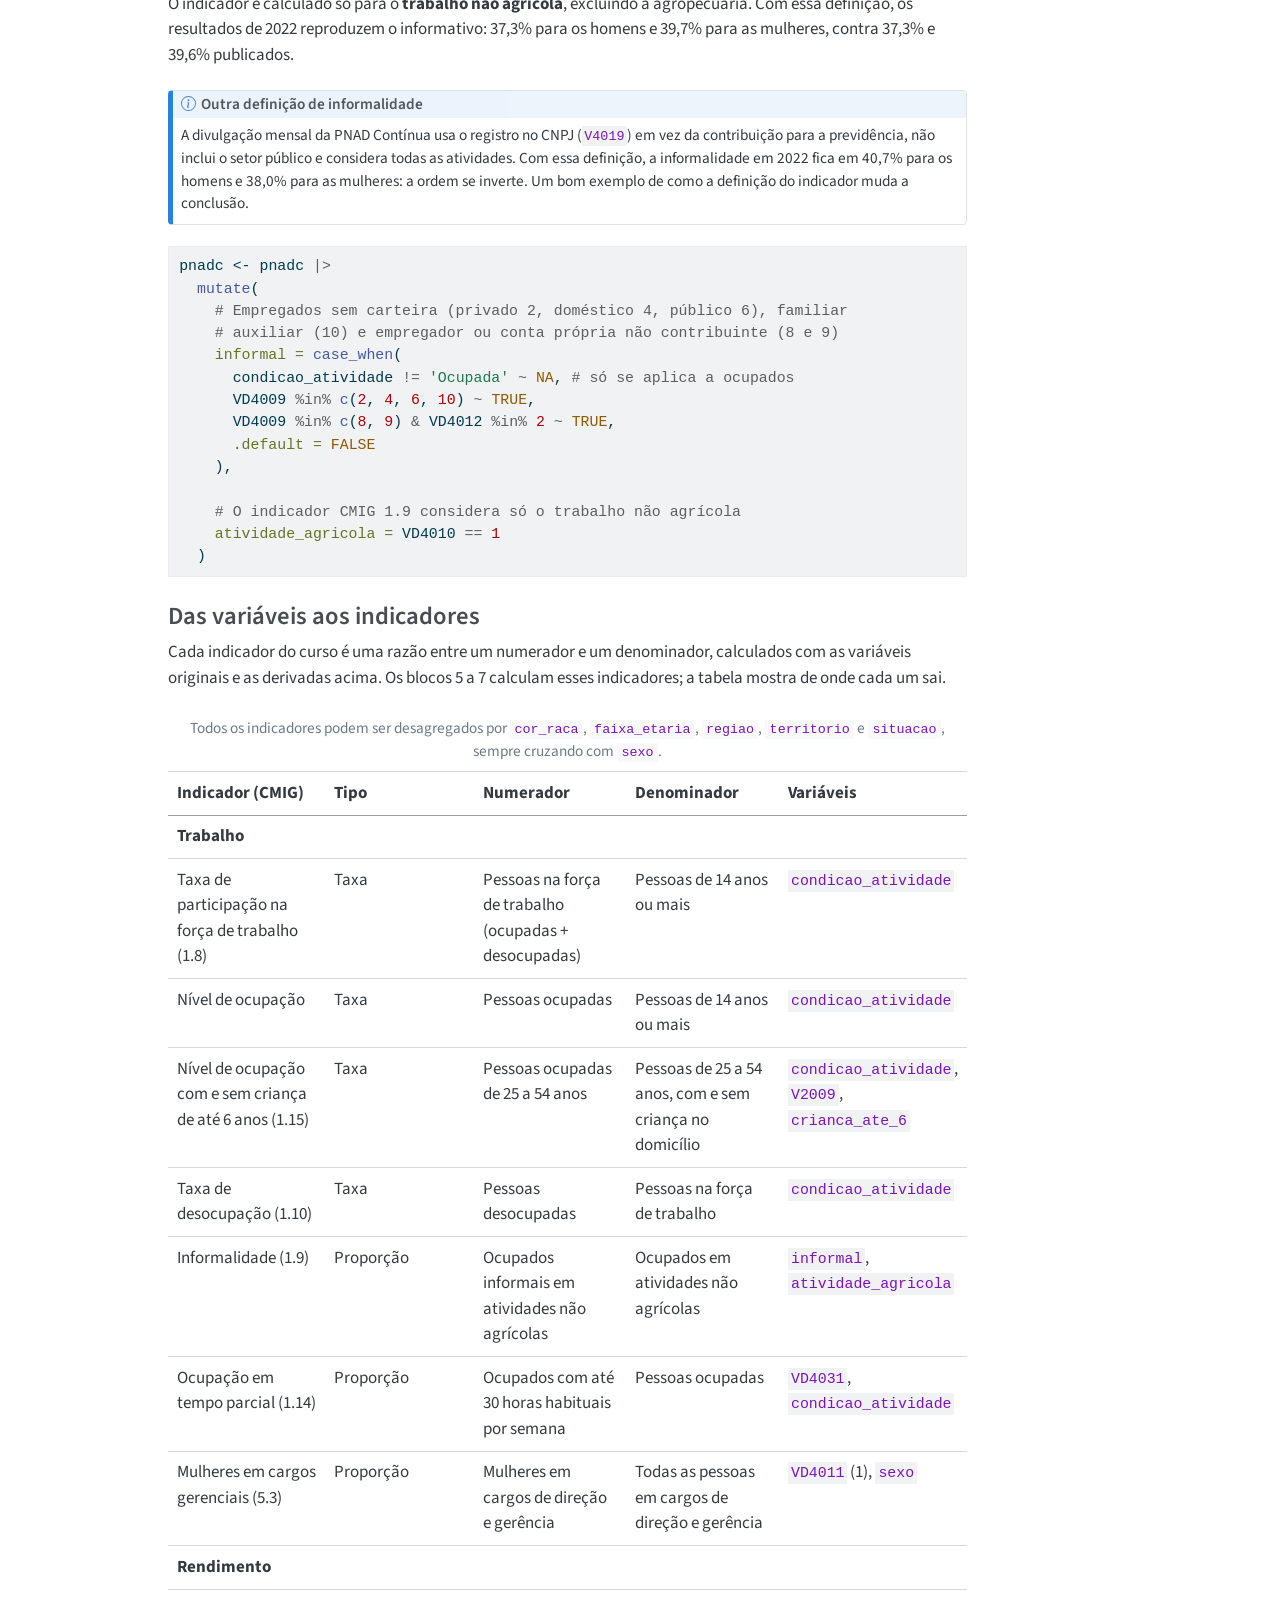
<file: relatorio.html>
<!DOCTYPE html>
<html xmlns="http://www.w3.org/1999/xhtml" lang="pt" xml:lang="pt"><head>

<meta charset="utf-8">
<meta name="generator" content="quarto-1.10.18">

<meta name="viewport" content="width=device-width, initial-scale=1.0, user-scalable=yes">


<title>Indicadores de desigualdade de gênero – Gênero e PNAD Contínua em R</title>
<style>
/* Default styles provided by pandoc.
** See https://pandoc.org/MANUAL.html#variables-for-html for config info.
*/
span.smallcaps{font-variant: small-caps;}
div.columns{display: flex; gap: 1.5em;}
div.column{flex: auto;}
@media screen {
div.columns{gap: min(4vw, 1.5em);}
div.column{overflow-x: auto;}
}
div.hanging-indent{margin-left: 1.5em; text-indent: -1.5em;}
ul.task-list{list-style: none;}
ul.task-list li input[type="checkbox"] {
  width: 0.8em;
  margin: 0 0.8em 0.2em -1em; /* quarto-specific, see https://github.com/quarto-dev/quarto-cli/issues/4556 */ 
  vertical-align: middle;
}
/* CSS for syntax highlighting */
html { -webkit-text-size-adjust: 100%; }
pre > code.sourceCode { white-space: pre; position: relative; }
pre > code.sourceCode > span { display: inline-block; line-height: 1.25; }
pre > code.sourceCode > span:empty { height: 1.2em; }
.sourceCode { overflow: visible; }
code.sourceCode > span { color: inherit; text-decoration: inherit; }
div.sourceCode { margin: 1em 0; }
pre.sourceCode { margin: 0; }
@media screen {
div.sourceCode { overflow: auto; }
}
@media print {
pre > code.sourceCode { white-space: pre-wrap; }
pre > code.sourceCode > span { text-indent: -5em; padding-left: 5em; }
}
pre.numberSource code
  { counter-reset: source-line 0; }
pre.numberSource code > span
  { position: relative; left: -4em; counter-increment: source-line; }
pre.numberSource code > span > a:first-child::before
  { content: counter(source-line);
    position: relative; left: -1em; text-align: right; vertical-align: baseline;
    border: none; display: inline-block;
    -webkit-touch-callout: none; -webkit-user-select: none;
    -khtml-user-select: none; -moz-user-select: none;
    -ms-user-select: none; user-select: none;
    padding: 0 4px; width: 4em;
  }
pre.numberSource { margin-left: 3em;  padding-left: 4px; }
div.sourceCode
  {   }
@media screen {
pre > code.sourceCode > span > a:first-child::before { text-decoration: underline; }
}
</style>


<script src="site_libs/quarto-nav/quarto-nav.js"></script>
<script src="site_libs/quarto-nav/headroom.min.js"></script>
<script src="site_libs/clipboard/clipboard.min.js"></script>
<script src="site_libs/quarto-search/autocomplete.umd.js"></script>
<script src="site_libs/quarto-search/fuse.min.js"></script>
<script src="site_libs/quarto-search/quarto-search.js"></script>
<meta name="quarto:offset" content="./">
<script src="site_libs/quarto-html/quarto.js" type="module"></script>
<script src="site_libs/quarto-html/tabsets/tabsets.js" type="module"></script>
<script src="site_libs/quarto-html/popper.min.js"></script>
<script src="site_libs/quarto-html/tippy.umd.min.js"></script>
<script src="site_libs/quarto-html/anchor.min.js"></script>
<link href="site_libs/quarto-html/tippy.css" rel="stylesheet">
<link href="site_libs/quarto-html/quarto-syntax-highlighting-64a204ab8560d761af7679ceaba22944.css" rel="stylesheet" id="quarto-text-highlighting-styles">
<script src="site_libs/bootstrap/bootstrap.min.js"></script>
<link href="site_libs/bootstrap/bootstrap-icons.css" rel="stylesheet">
<link href="site_libs/bootstrap/bootstrap-3ebdaf4cea9aa4f282991ccc1f4b893b.min.css" rel="stylesheet" append-hash="true" id="quarto-bootstrap" data-mode="light">
<script id="quarto-search-options" type="application/json">{
  "location": "navbar",
  "copy-button": false,
  "collapse-after": 3,
  "panel-placement": "end",
  "type": "overlay",
  "limit": 50,
  "keyboard-shortcut": [
    "f",
    "/",
    "s"
  ],
  "show-item-context": false,
  "language": {
    "search-no-results-text": "Nenhum resultado",
    "search-matching-documents-text": "documentos correspondentes",
    "search-copy-link-title": "Copiar link para a busca",
    "search-hide-matches-text": "Esconder correspondências adicionais",
    "search-more-match-text": "mais correspondência neste documento",
    "search-more-matches-text": "mais correspondências neste documento",
    "search-clear-button-title": "Limpar",
    "search-text-placeholder": "",
    "search-detached-cancel-button-title": "Cancelar",
    "search-submit-button-title": "Enviar",
    "search-label": "Procurar"
  }
}</script>
<meta name="robots" content="noindex, nofollow">


<link rel="stylesheet" href="styles.css">
</head>

<body class="nav-fixed quarto-light">

<div id="quarto-search-results"></div>
  <header id="quarto-header" class="headroom fixed-top">
    <nav class="navbar navbar-expand-lg " data-bs-theme="dark">
      <div class="navbar-container container-fluid">
      <div class="navbar-brand-container mx-auto">
    <a class="navbar-brand" href="./index.html">
    <span class="navbar-title">Gênero e PNAD Contínua em R</span>
    </a>
  </div>
            <div id="quarto-search" class="" title="Procurar"></div>
          <button class="navbar-toggler" type="button" data-bs-toggle="collapse" data-bs-target="#navbarCollapse" aria-controls="navbarCollapse" role="menu" aria-expanded="false" aria-label="Alternar de navegação" onclick="if (window.quartoToggleHeadroom) { window.quartoToggleHeadroom(); }">
  <span class="navbar-toggler-icon"></span>
</button>
          <div class="collapse navbar-collapse" id="navbarCollapse">
            <ul class="navbar-nav navbar-nav-scroll me-auto">
  <li class="nav-item">
    <a class="nav-link" href="./index.html"> 
<span class="menu-text">Início</span></a>
  </li>  
  <li class="nav-item">
    <a class="nav-link" href="./preparacao.html"> 
<span class="menu-text">Preparação</span></a>
  </li>  
  <li class="nav-item dropdown ">
    <a class="nav-link dropdown-toggle" href="#" id="nav-menu-programa" role="link" data-bs-toggle="dropdown" aria-expanded="false">
 <span class="menu-text">Programa</span>
    </a>
    <ul class="dropdown-menu" aria-labelledby="nav-menu-programa">    
        <li>
    <a class="dropdown-item" href="./dia1.html">
 <span class="dropdown-text">Dia 1: da pergunta aos dados</span></a>
  </li>  
        <li>
    <a class="dropdown-item" href="./dia2.html">
 <span class="dropdown-text">Dia 2: dos dados às conclusões</span></a>
  </li>  
        <li>
    <a class="dropdown-item" href="./relatorio.html">
 <span class="dropdown-text">Relatório final</span></a>
  </li>  
    </ul>
  </li>
  <li class="nav-item">
    <a class="nav-link" href="./materiais.html"> 
<span class="menu-text">Materiais</span></a>
  </li>  
  <li class="nav-item">
    <a class="nav-link" href="./dados.html"> 
<span class="menu-text">Dados</span></a>
  </li>  
  <li class="nav-item">
    <a class="nav-link" href="./referencias.html"> 
<span class="menu-text">Referências</span></a>
  </li>  
  <li class="nav-item">
    <a class="nav-link" href="./about.html"> 
<span class="menu-text">Sobre</span></a>
  </li>  
</ul>
            <ul class="navbar-nav navbar-nav-scroll ms-auto">
  <li class="nav-item compact">
    <a class="nav-link" href="https://github.com/LincolnTSilva/minicurso-genero-pnadc"> <i class="bi bi-github" role="img" aria-label="Repositório no GitHub">
</i> 
<span class="menu-text"></span></a>
  </li>  
</ul>
          </div> <!-- /navcollapse -->
            <div class="quarto-navbar-tools">
</div>
      </div> <!-- /container-fluid -->
    </nav>
</header>
<!-- content -->
<div id="quarto-content" class="quarto-container page-columns page-rows-contents page-layout-article page-navbar">
<!-- sidebar -->
<!-- margin-sidebar -->
    <div id="quarto-margin-sidebar" class="sidebar margin-sidebar">
        <nav id="TOC" role="doc-toc" class="toc-active">
    <h2 id="toc-title">Nesta página</h2>
   
  <ul>
  <li><a href="#enquadramento" id="toc-enquadramento" class="nav-link active" data-scroll-target="#enquadramento">1. Enquadramento</a></li>
  <li><a href="#conhecendo-a-pnad-contínua" id="toc-conhecendo-a-pnad-contínua" class="nav-link" data-scroll-target="#conhecendo-a-pnad-contínua">2. Conhecendo a PNAD Contínua</a></li>
  <li><a href="#o-projeto-e-os-dados" id="toc-o-projeto-e-os-dados" class="nav-link" data-scroll-target="#o-projeto-e-os-dados">3. O projeto e os dados</a>
  <ul class="collapse">
  <li><a href="#parâmetros" id="toc-parâmetros" class="nav-link" data-scroll-target="#parâmetros">Parâmetros</a></li>
  <li><a href="#pacotes" id="toc-pacotes" class="nav-link" data-scroll-target="#pacotes">Pacotes</a></li>
  <li><a href="#seleção-de-variáveis" id="toc-seleção-de-variáveis" class="nav-link" data-scroll-target="#seleção-de-variáveis">Seleção de variáveis</a></li>
  <li><a href="#geração-da-base-a-partir-dos-microdados" id="toc-geração-da-base-a-partir-dos-microdados" class="nav-link" data-scroll-target="#geração-da-base-a-partir-dos-microdados">Geração da base a partir dos microdados</a></li>
  <li><a href="#leitura-da-base-do-curso" id="toc-leitura-da-base-do-curso" class="nav-link" data-scroll-target="#leitura-da-base-do-curso">Leitura da base do curso</a></li>
  </ul></li>
  <li><a href="#recodificação-e-variáveis-derivadas" id="toc-recodificação-e-variáveis-derivadas" class="nav-link" data-scroll-target="#recodificação-e-variáveis-derivadas">4. Recodificação e variáveis derivadas</a>
  <ul class="collapse">
  <li><a href="#características-da-pessoa-e-do-território" id="toc-características-da-pessoa-e-do-território" class="nav-link" data-scroll-target="#características-da-pessoa-e-do-território">Características da pessoa e do território</a></li>
  <li><a href="#criança-de-até-6-anos-no-domicílio" id="toc-criança-de-até-6-anos-no-domicílio" class="nav-link" data-scroll-target="#criança-de-até-6-anos-no-domicílio">Criança de até 6 anos no domicílio</a></li>
  <li><a href="#informalidade" id="toc-informalidade" class="nav-link" data-scroll-target="#informalidade">Informalidade</a></li>
  <li><a href="#das-variáveis-aos-indicadores" id="toc-das-variáveis-aos-indicadores" class="nav-link" data-scroll-target="#das-variáveis-aos-indicadores">Das variáveis aos indicadores</a></li>
  </ul></li>
  <li><a href="#primeiras-estimativas-e-primeiro-gráfico" id="toc-primeiras-estimativas-e-primeiro-gráfico" class="nav-link" data-scroll-target="#primeiras-estimativas-e-primeiro-gráfico">5. Primeiras estimativas e primeiro gráfico</a></li>
  <li><a href="#o-desenho-amostral" id="toc-o-desenho-amostral" class="nav-link" data-scroll-target="#o-desenho-amostral">6. O desenho amostral</a>
  <ul class="collapse">
  <li><a href="#três-formas-de-calcular-a-precisão" id="toc-três-formas-de-calcular-a-precisão" class="nav-link" data-scroll-target="#três-formas-de-calcular-a-precisão">Três formas de calcular a precisão</a></li>
  </ul></li>
  <li><a href="#indicadores" id="toc-indicadores" class="nav-link" data-scroll-target="#indicadores">7. Indicadores</a>
  <ul class="collapse">
  <li><a href="#trabalho-e-renda" id="toc-trabalho-e-renda" class="nav-link" data-scroll-target="#trabalho-e-renda">Trabalho e renda</a></li>
  <li><a href="#educação" id="toc-educação" class="nav-link" data-scroll-target="#educação">Educação</a></li>
  <li><a href="#trabalho-não-remunerado-e-domicílio" id="toc-trabalho-não-remunerado-e-domicílio" class="nav-link" data-scroll-target="#trabalho-não-remunerado-e-domicílio">Trabalho não remunerado e domicílio</a></li>
  <li><a href="#validação-com-o-ibge" id="toc-validação-com-o-ibge" class="nav-link" data-scroll-target="#validação-com-o-ibge">Validação com o IBGE</a></li>
  </ul></li>
  <li><a href="#comparações" id="toc-comparações" class="nav-link" data-scroll-target="#comparações">8. Comparações</a>
  <ul class="collapse">
  <li><a href="#recorte-territorial-e-precisão" id="toc-recorte-territorial-e-precisão" class="nav-link" data-scroll-target="#recorte-territorial-e-precisão">Recorte territorial e precisão</a></li>
  <li><a href="#testes-de-hipóteses" id="toc-testes-de-hipóteses" class="nav-link" data-scroll-target="#testes-de-hipóteses">Testes de hipóteses</a></li>
  <li><a href="#regressão-com-desenho-amostral" id="toc-regressão-com-desenho-amostral" class="nav-link" data-scroll-target="#regressão-com-desenho-amostral">Regressão com desenho amostral</a></li>
  </ul></li>
  <li><a href="#seu-indicador" id="toc-seu-indicador" class="nav-link" data-scroll-target="#seu-indicador">9. Seu indicador</a></li>
  </ul>
</nav>
    </div>
<!-- main -->
<main class="content" id="quarto-document-content">

<header id="title-block-header" class="quarto-title-block default">
<div class="quarto-title">
<div class="quarto-title-block"><div><h1 class="title">Indicadores de desigualdade de gênero</h1><button type="button" class="btn code-tools-button" id="quarto-code-tools-source"><i class="bi"></i> Código</button></div></div>
<p class="subtitle lead">PNAD Contínua · 2022 · RJ</p>
</div>



<div class="quarto-title-meta">

    
  
    
  </div>
  


</header>


<div class="callout callout-style-default callout-note callout-titled">
<div class="callout-header d-flex align-content-center">
<div class="callout-icon-container">
<i class="callout-icon"></i>
</div>
<div class="callout-title-container flex-fill">
<span class="screen-reader-only">Nota</span>Como usar este relatório
</div>
</div>
<div class="callout-body-container callout-body">
<p>Com <code>gerar_base: false</code> (padrão), a base do curso é lida do Zenodo com o <code>readr</code>, e o relatório roda em poucos segundos. Os blocos que geram a base a partir dos microdados do IBGE aparecem no relatório, mas só são executados com <code>gerar_base: true</code>.</p>
</div>
</div>
<section id="enquadramento" class="level2">
<h2 class="anchored" data-anchor-id="enquadramento">1. Enquadramento</h2>
<p><em>Texto a desenvolver:</em> indicadores de desigualdade de gênero, o CMIG e o ODS 5. A PNAD Contínua registra o sexo em duas categorias: os indicadores comparam mulheres e homens.</p>
</section>
<section id="conhecendo-a-pnad-contínua" class="level2">
<h2 class="anchored" data-anchor-id="conhecendo-a-pnad-contínua">2. Conhecendo a PNAD Contínua</h2>
<p><em>Texto a desenvolver:</em> desenho amostral, arquivo anual da 5ª visita, questionário, dicionário e domínios de estimação.</p>
</section>
<section id="o-projeto-e-os-dados" class="level2">
<h2 class="anchored" data-anchor-id="o-projeto-e-os-dados">3. O projeto e os dados</h2>
<section id="parâmetros" class="level3">
<h3 class="anchored" data-anchor-id="parâmetros">Parâmetros</h3>
<p>O ano, a visita e as UFs vêm do cabeçalho do relatório.</p>
<div class="cell">
<div class="code-copy-outer-scaffold"><div class="sourceCode cell-code" id="cb1"><pre class="sourceCode r code-with-copy"><code class="sourceCode r"><span id="cb1-1"><a href="#cb1-1" aria-hidden="true" tabindex="-1"></a>ano    <span class="ot">&lt;-</span> params<span class="sc">$</span>ano</span>
<span id="cb1-2"><a href="#cb1-2" aria-hidden="true" tabindex="-1"></a>visita <span class="ot">&lt;-</span> params<span class="sc">$</span>visita</span>
<span id="cb1-3"><a href="#cb1-3" aria-hidden="true" tabindex="-1"></a>ufs    <span class="ot">&lt;-</span> params<span class="sc">$</span>ufs</span>
<span id="cb1-4"><a href="#cb1-4" aria-hidden="true" tabindex="-1"></a></span>
<span id="cb1-5"><a href="#cb1-5" aria-hidden="true" tabindex="-1"></a>pasta_dados <span class="ot">&lt;-</span> <span class="st">'dados'</span></span>
<span id="cb1-6"><a href="#cb1-6" aria-hidden="true" tabindex="-1"></a></span>
<span id="cb1-7"><a href="#cb1-7" aria-hidden="true" tabindex="-1"></a>arquivo_base <span class="ot">&lt;-</span> <span class="fu">file.path</span>(</span>
<span id="cb1-8"><a href="#cb1-8" aria-hidden="true" tabindex="-1"></a>  pasta_dados, <span class="fu">sprintf</span>(<span class="st">'pnadc_%d_visita%d.csv.gz'</span>, ano, visita)</span>
<span id="cb1-9"><a href="#cb1-9" aria-hidden="true" tabindex="-1"></a>)</span>
<span id="cb1-10"><a href="#cb1-10" aria-hidden="true" tabindex="-1"></a></span>
<span id="cb1-11"><a href="#cb1-11" aria-hidden="true" tabindex="-1"></a>arquivo_replicas <span class="ot">&lt;-</span> <span class="fu">file.path</span>(</span>
<span id="cb1-12"><a href="#cb1-12" aria-hidden="true" tabindex="-1"></a>  pasta_dados, <span class="fu">sprintf</span>(<span class="st">'pnadc_%d_visita%d_replicas.csv.gz'</span>, ano, visita)</span>
<span id="cb1-13"><a href="#cb1-13" aria-hidden="true" tabindex="-1"></a>)</span></code></pre></div><button title="Copiar para a área de transferência" class="code-copy-button"><i class="bi"></i></button></div>
</div>
</section>
<section id="pacotes" class="level3">
<h3 class="anchored" data-anchor-id="pacotes">Pacotes</h3>
<p>O relatório usa os pacotes abaixo. O <code>pacman</code> carrega todos de uma vez e instala automaticamente os que estiverem faltando.</p>
<table class="caption-top table">
<colgroup>
<col style="width: 50%">
<col style="width: 50%">
</colgroup>
<thead>
<tr class="header">
<th>Pacote</th>
<th>Para que serve no relatório</th>
</tr>
</thead>
<tbody>
<tr class="odd">
<td><code>pacman</code></td>
<td>Gerencia os pacotes: carrega a lista inteira com <code>p_load()</code> e instala o que não estiver instalado</td>
</tr>
<tr class="even">
<td><code>readr</code></td>
<td>Lê e grava os arquivos <code>.csv.gz</code> da base, com os tipos de coluna definidos, direto do disco ou de um endereço na internet</td>
</tr>
<tr class="odd">
<td><code>dplyr</code></td>
<td>Manipula a base: seleciona variáveis, filtra, cria e recodifica colunas, agrupa e resume</td>
</tr>
<tr class="even">
<td><code>tidyr</code></td>
<td>Reorganiza tabelas, por exemplo passando resultados de formato longo para largo na hora de montar tabelas</td>
</tr>
<tr class="odd">
<td><code>stringr</code></td>
<td>Trata textos, como rótulos de categorias e nomes de variáveis</td>
</tr>
<tr class="even">
<td><code>ggplot2</code></td>
<td>Constrói os gráficos, camada por camada, a partir de uma tabela de resultados</td>
</tr>
<tr class="odd">
<td><code>survey</code></td>
<td>Implementa a análise de amostras complexas: desenho amostral, pós-estratificação, testes (<code>svyttest</code>, <code>svychisq</code>) e regressão (<code>svyglm</code>)</td>
</tr>
<tr class="even">
<td><code>srvyr</code></td>
<td>Traz a sintaxe do <code>dplyr</code> para o <code>survey</code>: <code>group_by()</code> e <code>summarise()</code> com <code>survey_mean()</code>, <code>survey_prop()</code> e <code>survey_ratio()</code>, que devolvem estimativa, intervalo de confiança e CV</td>
</tr>
<tr class="odd">
<td><code>PNADcIBGE</code></td>
<td>Baixa e lê os microdados da PNAD Contínua direto do IBGE. Usado só na geração da base (<code>gerar_base: true</code>)</td>
</tr>
</tbody>
</table>
<div class="cell">
<div class="code-copy-outer-scaffold"><div class="sourceCode cell-code" id="cb2"><pre class="sourceCode r code-with-copy"><code class="sourceCode r"><span id="cb2-1"><a href="#cb2-1" aria-hidden="true" tabindex="-1"></a><span class="co"># Repositório do CRAN para instalar pacotes caso necessário</span></span>
<span id="cb2-2"><a href="#cb2-2" aria-hidden="true" tabindex="-1"></a><span class="fu">options</span>(<span class="at">repos =</span> <span class="fu">c</span>(<span class="at">CRAN =</span> <span class="st">'https://cloud.r-project.org'</span>))</span>
<span id="cb2-3"><a href="#cb2-3" aria-hidden="true" tabindex="-1"></a></span>
<span id="cb2-4"><a href="#cb2-4" aria-hidden="true" tabindex="-1"></a><span class="cf">if</span>(<span class="sc">!</span><span class="fu">require</span>(pacman)) {</span>
<span id="cb2-5"><a href="#cb2-5" aria-hidden="true" tabindex="-1"></a>  <span class="fu">install.packages</span>(<span class="st">'pacman'</span>)</span>
<span id="cb2-6"><a href="#cb2-6" aria-hidden="true" tabindex="-1"></a>}</span></code></pre></div><button title="Copiar para a área de transferência" class="code-copy-button"><i class="bi"></i></button></div>
<div class="cell-output cell-output-stderr">
<pre><code>Carregando pacotes exigidos: pacman</code></pre>
</div>
<div class="cell-output cell-output-stderr">
<pre><code>Warning: pacote 'pacman' foi compilado no R versão 4.4.3</code></pre>
</div>
<div class="code-copy-outer-scaffold"><div class="sourceCode cell-code" id="cb5"><pre class="sourceCode r code-with-copy"><code class="sourceCode r"><span id="cb5-1"><a href="#cb5-1" aria-hidden="true" tabindex="-1"></a>pacman<span class="sc">::</span><span class="fu">p_load</span>(dplyr, tidyr, stringr, ggplot2, readr, survey, srvyr, PNADcIBGE)</span></code></pre></div><button title="Copiar para a área de transferência" class="code-copy-button"><i class="bi"></i></button></div>
</div>
</section>
<section id="seleção-de-variáveis" class="level3">
<h3 class="anchored" data-anchor-id="seleção-de-variáveis">Seleção de variáveis</h3>
<p>As variáveis estão agrupadas por tema. Os mesmos grupos são usados adiante, por exemplo <code>vars_desenho</code> na criação do desenho amostral.</p>
<table class="caption-top table">
<caption>Fonte: IBGE, dicionário das variáveis da PNAD Contínua, 5ª visita de 2022. Nas variáveis com “Não aplicável”, o valor fica vazio (<code>NA</code>) para as pessoas fora do público da pergunta, por exemplo menores de 14 anos nas variáveis de trabalho.</caption>
<colgroup>
<col style="width: 25%">
<col style="width: 25%">
<col style="width: 25%">
<col style="width: 25%">
</colgroup>
<thead>
<tr class="header">
<th>Grupo</th>
<th>Variável</th>
<th>Descrição</th>
<th>Categorias ou valores</th>
</tr>
</thead>
<tbody>
<tr class="odd">
<td>Chave</td>
<td><code>Ano</code></td>
<td>Ano de referência</td>
<td></td>
</tr>
<tr class="even">
<td>Chave</td>
<td><code>Trimestre</code></td>
<td>Trimestre de referência</td>
<td>1 a 4</td>
</tr>
<tr class="odd">
<td>Chave</td>
<td><code>UPA</code></td>
<td>Unidade Primária de Amostragem</td>
<td>UF (2 dígitos) + número sequencial (6) + dígito verificador (1)</td>
</tr>
<tr class="even">
<td>Chave</td>
<td><code>V1008</code></td>
<td>Número de seleção do domicílio</td>
<td>01 a 14</td>
</tr>
<tr class="odd">
<td>Chave</td>
<td><code>V1014</code></td>
<td>Painel (grupo de amostra)</td>
<td>01 a 99</td>
</tr>
<tr class="even">
<td>Chave</td>
<td><code>V2003</code></td>
<td>Número de ordem da pessoa no domicílio</td>
<td>01 a 30</td>
</tr>
<tr class="odd">
<td>Localização</td>
<td><code>UF</code></td>
<td>Unidade da Federação</td>
<td>Código IBGE da UF (33 = Rio de Janeiro)</td>
</tr>
<tr class="even">
<td>Localização</td>
<td><code>Capital</code></td>
<td>Município da capital</td>
<td>Código da UF da capital (33 = município do Rio de Janeiro)</td>
</tr>
<tr class="odd">
<td>Localização</td>
<td><code>RM_RIDE</code></td>
<td>Região metropolitana ou RIDE</td>
<td>Código da UF da região (33 = RM do Rio de Janeiro)</td>
</tr>
<tr class="even">
<td>Localização</td>
<td><code>V1022</code></td>
<td>Situação do domicílio</td>
<td>1 Urbana; 2 Rural</td>
</tr>
<tr class="odd">
<td>Localização</td>
<td><code>V1023</code></td>
<td>Tipo de área</td>
<td>1 Capital; 2 Resto da RM; 3 Resto da RIDE; 4 Resto da UF</td>
</tr>
<tr class="even">
<td>Desenho</td>
<td><code>Estrato</code></td>
<td>Estrato de seleção da amostra</td>
<td>As 2 primeiras posições são o código da UF</td>
</tr>
<tr class="odd">
<td>Desenho</td>
<td><code>ID_DOMICILIO</code></td>
<td>Identificação do domicílio, a unidade do 2º estágio da amostra. Criada pelo <code>PNADcIBGE</code> na leitura</td>
<td><code>UPA</code> + <code>V1008</code> + <code>V1014</code></td>
</tr>
<tr class="even">
<td>Desenho</td>
<td><code>V1031</code></td>
<td>Peso da 5ª visita <strong>sem</strong> calibração pela projeção de população</td>
<td>Com correção de não entrevista</td>
</tr>
<tr class="odd">
<td>Desenho</td>
<td><code>V1032</code></td>
<td>Peso da 5ª visita <strong>com</strong> calibração pela projeção de população</td>
<td>Com correção de não entrevista</td>
</tr>
<tr class="even">
<td>Desenho</td>
<td><code>posest</code></td>
<td>Domínios de projeção geográficos</td>
<td>UF (2) + tipo de área <code>V1023</code> (1)</td>
</tr>
<tr class="odd">
<td>Desenho</td>
<td><code>V1030</code></td>
<td>Projeção da população por domínio geográfico</td>
<td>Total populacional de cada <code>posest</code></td>
</tr>
<tr class="even">
<td>Desenho</td>
<td><code>posest_sxi</code></td>
<td>Domínios de projeção por sexo e idade</td>
<td>Sexo (1) + grupo de idade (2)</td>
</tr>
<tr class="odd">
<td>Desenho</td>
<td><code>V1034</code></td>
<td>Projeção da população por sexo e idade</td>
<td>Total populacional de cada <code>posest_sxi</code></td>
</tr>
<tr class="even">
<td>Pessoa</td>
<td><code>V2005</code></td>
<td>Condição no domicílio</td>
<td>01 Responsável; 02–03 Cônjuge; 04–06 Filho(a) ou enteado(a); 07–16 Outros parentes e não parentes</td>
</tr>
<tr class="odd">
<td>Pessoa</td>
<td><code>V2007</code></td>
<td>Sexo</td>
<td>1 Homem; 2 Mulher</td>
</tr>
<tr class="even">
<td>Pessoa</td>
<td><code>V2009</code></td>
<td>Idade na data de referência</td>
<td>0 a 130 anos</td>
</tr>
<tr class="odd">
<td>Pessoa</td>
<td><code>V2010</code></td>
<td>Cor ou raça</td>
<td>1 Branca; 2 Preta; 3 Amarela; 4 Parda; 5 Indígena; 9 Ignorado</td>
</tr>
<tr class="even">
<td>Educação</td>
<td><code>V3002</code></td>
<td>Frequenta escola?</td>
<td>1 Sim; 2 Não</td>
</tr>
<tr class="odd">
<td>Educação</td>
<td><code>VD3004</code></td>
<td>Nível de instrução mais elevado alcançado (5 anos ou mais)</td>
<td>1 Sem instrução; 2 Fundamental incompleto; 3 Fundamental completo; 4 Médio incompleto; 5 Médio completo; 6 Superior incompleto; 7 Superior completo</td>
</tr>
<tr class="even">
<td>Educação</td>
<td><code>VD3005</code></td>
<td>Anos de estudo (5 anos ou mais)</td>
<td>0 a 15; 16 = 16 anos ou mais</td>
</tr>
<tr class="odd">
<td>Trabalho</td>
<td><code>VD4001</code></td>
<td>Condição em relação à força de trabalho (14 anos ou mais)</td>
<td>1 Na força de trabalho; 2 Fora da força de trabalho</td>
</tr>
<tr class="even">
<td>Trabalho</td>
<td><code>VD4002</code></td>
<td>Condição de ocupação (14 anos ou mais)</td>
<td>1 Ocupada; 2 Desocupada</td>
</tr>
<tr class="odd">
<td>Trabalho</td>
<td><code>VD4009</code></td>
<td>Posição na ocupação e categoria do emprego no trabalho principal</td>
<td>1–2 Setor privado com e sem carteira; 3–4 Doméstico com e sem carteira; 5–6 Setor público com e sem carteira; 7 Militar e estatutário; 8 Empregador; 9 Conta própria; 10 Familiar auxiliar</td>
</tr>
<tr class="even">
<td>Trabalho</td>
<td><code>V4019</code></td>
<td>O negócio era registrado no CNPJ?</td>
<td>1 Sim; 2 Não</td>
</tr>
<tr class="odd">
<td>Trabalho</td>
<td><code>VD4012</code></td>
<td>Contribuição para a previdência em qualquer trabalho</td>
<td>1 Contribuinte; 2 Não contribuinte</td>
</tr>
<tr class="even">
<td>Trabalho</td>
<td><code>VD4010</code></td>
<td>Grupamento de atividade do trabalho principal</td>
<td>12 grupamentos (ex.: 9 Educação, saúde humana e serviços sociais; 11 Serviços domésticos)</td>
</tr>
<tr class="odd">
<td>Trabalho</td>
<td><code>VD4011</code></td>
<td>Grupamento ocupacional do trabalho principal</td>
<td>11 grupamentos (ex.: 1 Diretores e gerentes; 2 Profissionais das ciências e intelectuais)</td>
</tr>
<tr class="even">
<td>Trabalho</td>
<td><code>VD4019</code></td>
<td>Rendimento mensal habitual de todos os trabalhos</td>
<td>Valor em R$</td>
</tr>
<tr class="odd">
<td>Trabalho</td>
<td><code>VD4031</code></td>
<td>Horas habitualmente trabalhadas por semana em todos os trabalhos</td>
<td>1 a 120 horas</td>
</tr>
<tr class="even">
<td>Rendimento</td>
<td><code>VD5008</code></td>
<td>Rendimento domiciliar per capita: habitual de todos os trabalhos e efetivo de outras fontes (exclui pensionistas, empregados domésticos e seus parentes)</td>
<td>Valor em R$</td>
</tr>
<tr class="odd">
<td>Afazeres</td>
<td><code>V4117A</code></td>
<td>Cuidou de moradores do domicílio (crianças, idosos, enfermos ou pessoas com necessidades especiais)?</td>
<td>1 Sim; 2 Não</td>
</tr>
<tr class="even">
<td>Afazeres</td>
<td><code>V4119</code></td>
<td>Cuidou de parentes que <strong>não moravam</strong> no domicílio e precisavam de cuidados?</td>
<td>1 Sim; 2 Não</td>
</tr>
<tr class="odd">
<td>Afazeres</td>
<td><code>V4120</code></td>
<td>Fez tarefas domésticas para o próprio domicílio?</td>
<td>1 Sim; 2 Não</td>
</tr>
<tr class="even">
<td>Afazeres</td>
<td><code>V4121A</code></td>
<td>Fez tarefas domésticas em domicílio de parente?</td>
<td>1 Sim; 2 Não</td>
</tr>
<tr class="odd">
<td>Afazeres</td>
<td><code>V4121B</code></td>
<td>Total de horas semanais dedicadas a cuidados de pessoas e/ou afazeres domésticos</td>
<td>1 a 120 horas</td>
</tr>
<tr class="even">
<td>Réplicas</td>
<td><code>V1032001</code> a <code>V1032200</code></td>
<td>Pesos replicados (bootstrap) da 5ª visita, com calibração</td>
<td>Arquivo separado</td>
</tr>
</tbody>
</table>
<div class="cell">
<div class="code-copy-outer-scaffold"><div class="sourceCode cell-code" id="cb6"><pre class="sourceCode r code-with-copy"><code class="sourceCode r"><span id="cb6-1"><a href="#cb6-1" aria-hidden="true" tabindex="-1"></a><span class="co"># Identificação da pessoa: chave para juntar a base principal e as réplicas</span></span>
<span id="cb6-2"><a href="#cb6-2" aria-hidden="true" tabindex="-1"></a>vars_chave <span class="ot">&lt;-</span> <span class="fu">c</span>(<span class="st">'Ano'</span>, <span class="st">'Trimestre'</span>, <span class="st">'UPA'</span>, <span class="st">'V1008'</span>, <span class="st">'V1014'</span>, <span class="st">'V2003'</span>)</span>
<span id="cb6-3"><a href="#cb6-3" aria-hidden="true" tabindex="-1"></a></span>
<span id="cb6-4"><a href="#cb6-4" aria-hidden="true" tabindex="-1"></a><span class="co"># Localização</span></span>
<span id="cb6-5"><a href="#cb6-5" aria-hidden="true" tabindex="-1"></a>vars_local <span class="ot">&lt;-</span> <span class="fu">c</span>(<span class="st">'UF'</span>, <span class="st">'Capital'</span>, <span class="st">'RM_RIDE'</span>, <span class="st">'V1022'</span>, <span class="st">'V1023'</span>)</span>
<span id="cb6-6"><a href="#cb6-6" aria-hidden="true" tabindex="-1"></a></span>
<span id="cb6-7"><a href="#cb6-7" aria-hidden="true" tabindex="-1"></a><span class="co"># Desenho amostral (linearização com calibração por área geográfica e por sexo e idade)</span></span>
<span id="cb6-8"><a href="#cb6-8" aria-hidden="true" tabindex="-1"></a>vars_desenho <span class="ot">&lt;-</span> <span class="fu">c</span>(</span>
<span id="cb6-9"><a href="#cb6-9" aria-hidden="true" tabindex="-1"></a>  <span class="st">'Estrato'</span>, <span class="st">'ID_DOMICILIO'</span>, <span class="st">'V1031'</span>, <span class="st">'V1032'</span>,</span>
<span id="cb6-10"><a href="#cb6-10" aria-hidden="true" tabindex="-1"></a>  <span class="st">'posest'</span>, <span class="st">'V1030'</span>, <span class="st">'posest_sxi'</span>, <span class="st">'V1034'</span></span>
<span id="cb6-11"><a href="#cb6-11" aria-hidden="true" tabindex="-1"></a>)</span>
<span id="cb6-12"><a href="#cb6-12" aria-hidden="true" tabindex="-1"></a></span>
<span id="cb6-13"><a href="#cb6-13" aria-hidden="true" tabindex="-1"></a><span class="co"># Características da pessoa</span></span>
<span id="cb6-14"><a href="#cb6-14" aria-hidden="true" tabindex="-1"></a>vars_pessoa <span class="ot">&lt;-</span> <span class="fu">c</span>(<span class="st">'V2005'</span>, <span class="st">'V2007'</span>, <span class="st">'V2009'</span>, <span class="st">'V2010'</span>)</span>
<span id="cb6-15"><a href="#cb6-15" aria-hidden="true" tabindex="-1"></a></span>
<span id="cb6-16"><a href="#cb6-16" aria-hidden="true" tabindex="-1"></a><span class="co"># Educação</span></span>
<span id="cb6-17"><a href="#cb6-17" aria-hidden="true" tabindex="-1"></a>vars_educacao <span class="ot">&lt;-</span> <span class="fu">c</span>(<span class="st">'V3002'</span>, <span class="st">'VD3004'</span>, <span class="st">'VD3005'</span>)</span>
<span id="cb6-18"><a href="#cb6-18" aria-hidden="true" tabindex="-1"></a></span>
<span id="cb6-19"><a href="#cb6-19" aria-hidden="true" tabindex="-1"></a><span class="co"># Trabalho e rendimento</span></span>
<span id="cb6-20"><a href="#cb6-20" aria-hidden="true" tabindex="-1"></a>vars_trabalho <span class="ot">&lt;-</span> <span class="fu">c</span>(</span>
<span id="cb6-21"><a href="#cb6-21" aria-hidden="true" tabindex="-1"></a>  <span class="st">'VD4001'</span>, <span class="st">'VD4002'</span>, <span class="st">'VD4009'</span>, <span class="st">'V4019'</span>, <span class="st">'VD4012'</span>,</span>
<span id="cb6-22"><a href="#cb6-22" aria-hidden="true" tabindex="-1"></a>  <span class="st">'VD4010'</span>, <span class="st">'VD4011'</span>, <span class="st">'VD4019'</span>, <span class="st">'VD4031'</span>,</span>
<span id="cb6-23"><a href="#cb6-23" aria-hidden="true" tabindex="-1"></a>  <span class="st">'VD5008'</span>  <span class="co"># rendimento domiciliar per capita</span></span>
<span id="cb6-24"><a href="#cb6-24" aria-hidden="true" tabindex="-1"></a>)</span>
<span id="cb6-25"><a href="#cb6-25" aria-hidden="true" tabindex="-1"></a></span>
<span id="cb6-26"><a href="#cb6-26" aria-hidden="true" tabindex="-1"></a><span class="co"># Outras formas de trabalho (módulo da 5ª visita)</span></span>
<span id="cb6-27"><a href="#cb6-27" aria-hidden="true" tabindex="-1"></a>vars_afazeres <span class="ot">&lt;-</span> <span class="fu">c</span>(<span class="st">'V4117A'</span>, <span class="st">'V4119'</span>, <span class="st">'V4120'</span>, <span class="st">'V4121A'</span>, <span class="st">'V4121B'</span>)</span>
<span id="cb6-28"><a href="#cb6-28" aria-hidden="true" tabindex="-1"></a></span>
<span id="cb6-29"><a href="#cb6-29" aria-hidden="true" tabindex="-1"></a><span class="co"># Pesos replicados (bootstrap)</span></span>
<span id="cb6-30"><a href="#cb6-30" aria-hidden="true" tabindex="-1"></a>vars_replicas <span class="ot">&lt;-</span> <span class="fu">sprintf</span>(<span class="st">'V1032%03d'</span>, <span class="dv">1</span><span class="sc">:</span><span class="dv">200</span>)</span>
<span id="cb6-31"><a href="#cb6-31" aria-hidden="true" tabindex="-1"></a></span>
<span id="cb6-32"><a href="#cb6-32" aria-hidden="true" tabindex="-1"></a>vars_curso <span class="ot">&lt;-</span> <span class="fu">c</span>(</span>
<span id="cb6-33"><a href="#cb6-33" aria-hidden="true" tabindex="-1"></a>  vars_chave, vars_local, vars_desenho, vars_pessoa,</span>
<span id="cb6-34"><a href="#cb6-34" aria-hidden="true" tabindex="-1"></a>  vars_educacao, vars_trabalho, vars_afazeres</span>
<span id="cb6-35"><a href="#cb6-35" aria-hidden="true" tabindex="-1"></a>)</span></code></pre></div><button title="Copiar para a área de transferência" class="code-copy-button"><i class="bi"></i></button></div>
</div>
</section>
<section id="geração-da-base-a-partir-dos-microdados" class="level3">
<h3 class="anchored" data-anchor-id="geração-da-base-a-partir-dos-microdados">Geração da base a partir dos microdados</h3>
<p>Executado só com <code>gerar_base: true</code>. Gera os dois arquivos <code>.csv.gz</code> que são publicados no Zenodo. Em sala, só a base principal é usada; o arquivo de pesos replicados fica disponível para quem quiser reproduzir a precisão oficial (veja a comparação de métodos no bloco 6).</p>
<div class="cell" data-cache.extra="[2022,5,[&quot;Ano&quot;,&quot;Trimestre&quot;,&quot;UPA&quot;,&quot;V1008&quot;,&quot;V1014&quot;,&quot;V2003&quot;,&quot;UF&quot;,&quot;Capital&quot;,&quot;RM_RIDE&quot;,&quot;V1022&quot;,&quot;V1023&quot;,&quot;Estrato&quot;,&quot;ID_DOMICILIO&quot;,&quot;V1031&quot;,&quot;V1032&quot;,&quot;posest&quot;,&quot;V1030&quot;,&quot;posest_sxi&quot;,&quot;V1034&quot;,&quot;V2005&quot;,&quot;V2007&quot;,&quot;V2009&quot;,&quot;V2010&quot;,&quot;V3002&quot;,&quot;VD3004&quot;,&quot;VD3005&quot;,&quot;VD4001&quot;,&quot;VD4002&quot;,&quot;VD4009&quot;,&quot;V4019&quot;,&quot;VD4012&quot;,&quot;VD4010&quot;,&quot;VD4011&quot;,&quot;VD4019&quot;,&quot;VD4031&quot;,&quot;VD5008&quot;,&quot;V4117A&quot;,&quot;V4119&quot;,&quot;V4120&quot;,&quot;V4121A&quot;,&quot;V4121B&quot;],[&quot;V1032001&quot;,&quot;V1032002&quot;,&quot;V1032003&quot;,&quot;V1032004&quot;,&quot;V1032005&quot;,&quot;V1032006&quot;,&quot;V1032007&quot;,&quot;V1032008&quot;,&quot;V1032009&quot;,&quot;V1032010&quot;,&quot;V1032011&quot;,&quot;V1032012&quot;,&quot;V1032013&quot;,&quot;V1032014&quot;,&quot;V1032015&quot;,&quot;V1032016&quot;,&quot;V1032017&quot;,&quot;V1032018&quot;,&quot;V1032019&quot;,&quot;V1032020&quot;,&quot;V1032021&quot;,&quot;V1032022&quot;,&quot;V1032023&quot;,&quot;V1032024&quot;,&quot;V1032025&quot;,&quot;V1032026&quot;,&quot;V1032027&quot;,&quot;V1032028&quot;,&quot;V1032029&quot;,&quot;V1032030&quot;,&quot;V1032031&quot;,&quot;V1032032&quot;,&quot;V1032033&quot;,&quot;V1032034&quot;,&quot;V1032035&quot;,&quot;V1032036&quot;,&quot;V1032037&quot;,&quot;V1032038&quot;,&quot;V1032039&quot;,&quot;V1032040&quot;,&quot;V1032041&quot;,&quot;V1032042&quot;,&quot;V1032043&quot;,&quot;V1032044&quot;,&quot;V1032045&quot;,&quot;V1032046&quot;,&quot;V1032047&quot;,&quot;V1032048&quot;,&quot;V1032049&quot;,&quot;V1032050&quot;,&quot;V1032051&quot;,&quot;V1032052&quot;,&quot;V1032053&quot;,&quot;V1032054&quot;,&quot;V1032055&quot;,&quot;V1032056&quot;,&quot;V1032057&quot;,&quot;V1032058&quot;,&quot;V1032059&quot;,&quot;V1032060&quot;,&quot;V1032061&quot;,&quot;V1032062&quot;,&quot;V1032063&quot;,&quot;V1032064&quot;,&quot;V1032065&quot;,&quot;V1032066&quot;,&quot;V1032067&quot;,&quot;V1032068&quot;,&quot;V1032069&quot;,&quot;V1032070&quot;,&quot;V1032071&quot;,&quot;V1032072&quot;,&quot;V1032073&quot;,&quot;V1032074&quot;,&quot;V1032075&quot;,&quot;V1032076&quot;,&quot;V1032077&quot;,&quot;V1032078&quot;,&quot;V1032079&quot;,&quot;V1032080&quot;,&quot;V1032081&quot;,&quot;V1032082&quot;,&quot;V1032083&quot;,&quot;V1032084&quot;,&quot;V1032085&quot;,&quot;V1032086&quot;,&quot;V1032087&quot;,&quot;V1032088&quot;,&quot;V1032089&quot;,&quot;V1032090&quot;,&quot;V1032091&quot;,&quot;V1032092&quot;,&quot;V1032093&quot;,&quot;V1032094&quot;,&quot;V1032095&quot;,&quot;V1032096&quot;,&quot;V1032097&quot;,&quot;V1032098&quot;,&quot;V1032099&quot;,&quot;V1032100&quot;,&quot;V1032101&quot;,&quot;V1032102&quot;,&quot;V1032103&quot;,&quot;V1032104&quot;,&quot;V1032105&quot;,&quot;V1032106&quot;,&quot;V1032107&quot;,&quot;V1032108&quot;,&quot;V1032109&quot;,&quot;V1032110&quot;,&quot;V1032111&quot;,&quot;V1032112&quot;,&quot;V1032113&quot;,&quot;V1032114&quot;,&quot;V1032115&quot;,&quot;V1032116&quot;,&quot;V1032117&quot;,&quot;V1032118&quot;,&quot;V1032119&quot;,&quot;V1032120&quot;,&quot;V1032121&quot;,&quot;V1032122&quot;,&quot;V1032123&quot;,&quot;V1032124&quot;,&quot;V1032125&quot;,&quot;V1032126&quot;,&quot;V1032127&quot;,&quot;V1032128&quot;,&quot;V1032129&quot;,&quot;V1032130&quot;,&quot;V1032131&quot;,&quot;V1032132&quot;,&quot;V1032133&quot;,&quot;V1032134&quot;,&quot;V1032135&quot;,&quot;V1032136&quot;,&quot;V1032137&quot;,&quot;V1032138&quot;,&quot;V1032139&quot;,&quot;V1032140&quot;,&quot;V1032141&quot;,&quot;V1032142&quot;,&quot;V1032143&quot;,&quot;V1032144&quot;,&quot;V1032145&quot;,&quot;V1032146&quot;,&quot;V1032147&quot;,&quot;V1032148&quot;,&quot;V1032149&quot;,&quot;V1032150&quot;,&quot;V1032151&quot;,&quot;V1032152&quot;,&quot;V1032153&quot;,&quot;V1032154&quot;,&quot;V1032155&quot;,&quot;V1032156&quot;,&quot;V1032157&quot;,&quot;V1032158&quot;,&quot;V1032159&quot;,&quot;V1032160&quot;,&quot;V1032161&quot;,&quot;V1032162&quot;,&quot;V1032163&quot;,&quot;V1032164&quot;,&quot;V1032165&quot;,&quot;V1032166&quot;,&quot;V1032167&quot;,&quot;V1032168&quot;,&quot;V1032169&quot;,&quot;V1032170&quot;,&quot;V1032171&quot;,&quot;V1032172&quot;,&quot;V1032173&quot;,&quot;V1032174&quot;,&quot;V1032175&quot;,&quot;V1032176&quot;,&quot;V1032177&quot;,&quot;V1032178&quot;,&quot;V1032179&quot;,&quot;V1032180&quot;,&quot;V1032181&quot;,&quot;V1032182&quot;,&quot;V1032183&quot;,&quot;V1032184&quot;,&quot;V1032185&quot;,&quot;V1032186&quot;,&quot;V1032187&quot;,&quot;V1032188&quot;,&quot;V1032189&quot;,&quot;V1032190&quot;,&quot;V1032191&quot;,&quot;V1032192&quot;,&quot;V1032193&quot;,&quot;V1032194&quot;,&quot;V1032195&quot;,&quot;V1032196&quot;,&quot;V1032197&quot;,&quot;V1032198&quot;,&quot;V1032199&quot;,&quot;V1032200&quot;]]">
<div class="code-copy-outer-scaffold"><div class="sourceCode cell-code" id="cb7"><pre class="sourceCode r code-with-copy"><code class="sourceCode r"><span id="cb7-1"><a href="#cb7-1" aria-hidden="true" tabindex="-1"></a>pnadc <span class="ot">&lt;-</span> <span class="fu">get_pnadc</span>(</span>
<span id="cb7-2"><a href="#cb7-2" aria-hidden="true" tabindex="-1"></a>  <span class="at">year      =</span> ano,</span>
<span id="cb7-3"><a href="#cb7-3" aria-hidden="true" tabindex="-1"></a>  <span class="at">interview =</span> visita,</span>
<span id="cb7-4"><a href="#cb7-4" aria-hidden="true" tabindex="-1"></a>  <span class="at">vars      =</span> <span class="fu">c</span>(vars_curso, vars_replicas),</span>
<span id="cb7-5"><a href="#cb7-5" aria-hidden="true" tabindex="-1"></a>  <span class="at">labels    =</span> <span class="cn">FALSE</span>,  <span class="co"># mantém os códigos das categorias</span></span>
<span id="cb7-6"><a href="#cb7-6" aria-hidden="true" tabindex="-1"></a>  <span class="at">deflator  =</span> <span class="cn">FALSE</span>,</span>
<span id="cb7-7"><a href="#cb7-7" aria-hidden="true" tabindex="-1"></a>  <span class="at">design    =</span> <span class="cn">FALSE</span>   <span class="co"># data frame puro: o desenho é criado no bloco 6</span></span>
<span id="cb7-8"><a href="#cb7-8" aria-hidden="true" tabindex="-1"></a>)</span></code></pre></div><button title="Copiar para a área de transferência" class="code-copy-button"><i class="bi"></i></button></div>
</div>
<div class="cell">
<div class="code-copy-outer-scaffold"><div class="sourceCode cell-code" id="cb8"><pre class="sourceCode r code-with-copy"><code class="sourceCode r"><span id="cb8-1"><a href="#cb8-1" aria-hidden="true" tabindex="-1"></a>vars_pedidas <span class="ot">&lt;-</span> <span class="fu">c</span>(vars_curso, vars_replicas)</span>
<span id="cb8-2"><a href="#cb8-2" aria-hidden="true" tabindex="-1"></a>faltando     <span class="ot">&lt;-</span> <span class="fu">setdiff</span>(vars_pedidas, <span class="fu">names</span>(pnadc))</span>
<span id="cb8-3"><a href="#cb8-3" aria-hidden="true" tabindex="-1"></a></span>
<span id="cb8-4"><a href="#cb8-4" aria-hidden="true" tabindex="-1"></a><span class="cf">if</span> (<span class="fu">length</span>(faltando) <span class="sc">&gt;</span> <span class="dv">0</span>) {</span>
<span id="cb8-5"><a href="#cb8-5" aria-hidden="true" tabindex="-1"></a>  <span class="fu">stop</span>(<span class="st">'Variáveis ausentes no arquivo da '</span>, visita, <span class="st">'ª visita de '</span>, ano, <span class="st">': '</span>,</span>
<span id="cb8-6"><a href="#cb8-6" aria-hidden="true" tabindex="-1"></a>       <span class="fu">paste</span>(faltando, <span class="at">collapse =</span> <span class="st">', '</span>),</span>
<span id="cb8-7"><a href="#cb8-7" aria-hidden="true" tabindex="-1"></a>       <span class="st">'. Confira o dicionário desse ano.'</span>, <span class="at">call. =</span> <span class="cn">FALSE</span>)</span>
<span id="cb8-8"><a href="#cb8-8" aria-hidden="true" tabindex="-1"></a>}</span>
<span id="cb8-9"><a href="#cb8-9" aria-hidden="true" tabindex="-1"></a></span>
<span id="cb8-10"><a href="#cb8-10" aria-hidden="true" tabindex="-1"></a><span class="fu">cat</span>(<span class="st">'As'</span>, <span class="fu">length</span>(vars_pedidas), <span class="st">'variáveis selecionadas estão no arquivo.</span><span class="sc">\n</span><span class="st">'</span>)</span>
<span id="cb8-11"><a href="#cb8-11" aria-hidden="true" tabindex="-1"></a></span>
<span id="cb8-12"><a href="#cb8-12" aria-hidden="true" tabindex="-1"></a><span class="co"># Variáveis que o get_pnadc() traz além das pedidas (não vão para os CSV)</span></span>
<span id="cb8-13"><a href="#cb8-13" aria-hidden="true" tabindex="-1"></a>extras <span class="ot">&lt;-</span> <span class="fu">setdiff</span>(<span class="fu">names</span>(pnadc), vars_pedidas)</span>
<span id="cb8-14"><a href="#cb8-14" aria-hidden="true" tabindex="-1"></a><span class="cf">if</span> (<span class="fu">length</span>(extras) <span class="sc">&gt;</span> <span class="dv">0</span>) {</span>
<span id="cb8-15"><a href="#cb8-15" aria-hidden="true" tabindex="-1"></a>  <span class="fu">cat</span>(<span class="st">'Variáveis extras, descartadas:'</span>, <span class="fu">paste</span>(extras, <span class="at">collapse =</span> <span class="st">', '</span>), <span class="st">'</span><span class="sc">\n</span><span class="st">'</span>)</span>
<span id="cb8-16"><a href="#cb8-16" aria-hidden="true" tabindex="-1"></a>}</span></code></pre></div><button title="Copiar para a área de transferência" class="code-copy-button"><i class="bi"></i></button></div>
</div>
<div class="cell">
<div class="code-copy-outer-scaffold"><div class="sourceCode cell-code" id="cb9"><pre class="sourceCode r code-with-copy"><code class="sourceCode r"><span id="cb9-1"><a href="#cb9-1" aria-hidden="true" tabindex="-1"></a><span class="co"># A chave não pode ter valores ausentes...</span></span>
<span id="cb9-2"><a href="#cb9-2" aria-hidden="true" tabindex="-1"></a>chave_com_na <span class="ot">&lt;-</span> pnadc <span class="sc">|&gt;</span></span>
<span id="cb9-3"><a href="#cb9-3" aria-hidden="true" tabindex="-1"></a>  <span class="fu">filter</span>(<span class="fu">if_any</span>(<span class="fu">all_of</span>(vars_chave), is.na)) <span class="sc">|&gt;</span></span>
<span id="cb9-4"><a href="#cb9-4" aria-hidden="true" tabindex="-1"></a>  <span class="fu">nrow</span>()</span>
<span id="cb9-5"><a href="#cb9-5" aria-hidden="true" tabindex="-1"></a></span>
<span id="cb9-6"><a href="#cb9-6" aria-hidden="true" tabindex="-1"></a><span class="cf">if</span> (chave_com_na <span class="sc">&gt;</span> <span class="dv">0</span>) {</span>
<span id="cb9-7"><a href="#cb9-7" aria-hidden="true" tabindex="-1"></a>  <span class="fu">stop</span>(</span>
<span id="cb9-8"><a href="#cb9-8" aria-hidden="true" tabindex="-1"></a>    chave_com_na, <span class="st">' linhas com valor ausente em alguma variável da chave ('</span>,</span>
<span id="cb9-9"><a href="#cb9-9" aria-hidden="true" tabindex="-1"></a>    <span class="fu">paste</span>(vars_chave, <span class="at">collapse =</span> <span class="st">', '</span>), <span class="st">').'</span>, </span>
<span id="cb9-10"><a href="#cb9-10" aria-hidden="true" tabindex="-1"></a>    <span class="at">call. =</span> <span class="cn">FALSE</span></span>
<span id="cb9-11"><a href="#cb9-11" aria-hidden="true" tabindex="-1"></a>  )</span>
<span id="cb9-12"><a href="#cb9-12" aria-hidden="true" tabindex="-1"></a>}</span>
<span id="cb9-13"><a href="#cb9-13" aria-hidden="true" tabindex="-1"></a></span>
<span id="cb9-14"><a href="#cb9-14" aria-hidden="true" tabindex="-1"></a><span class="co"># ...nem se repetir: cada combinação deve corresponder a uma única pessoa</span></span>
<span id="cb9-15"><a href="#cb9-15" aria-hidden="true" tabindex="-1"></a>chaves_repetidas <span class="ot">&lt;-</span> pnadc <span class="sc">|&gt;</span></span>
<span id="cb9-16"><a href="#cb9-16" aria-hidden="true" tabindex="-1"></a>  <span class="fu">count</span>(<span class="fu">across</span>(<span class="fu">all_of</span>(vars_chave))) <span class="sc">|&gt;</span></span>
<span id="cb9-17"><a href="#cb9-17" aria-hidden="true" tabindex="-1"></a>  <span class="fu">filter</span>(n <span class="sc">&gt;</span> <span class="dv">1</span>) <span class="sc">|&gt;</span></span>
<span id="cb9-18"><a href="#cb9-18" aria-hidden="true" tabindex="-1"></a>  <span class="fu">nrow</span>()</span>
<span id="cb9-19"><a href="#cb9-19" aria-hidden="true" tabindex="-1"></a></span>
<span id="cb9-20"><a href="#cb9-20" aria-hidden="true" tabindex="-1"></a><span class="cf">if</span> (chaves_repetidas <span class="sc">&gt;</span> <span class="dv">0</span>) {</span>
<span id="cb9-21"><a href="#cb9-21" aria-hidden="true" tabindex="-1"></a>  <span class="fu">stop</span>(</span>
<span id="cb9-22"><a href="#cb9-22" aria-hidden="true" tabindex="-1"></a>    chaves_repetidas, <span class="st">' combinações da chave aparecem em mais de uma linha. '</span>,</span>
<span id="cb9-23"><a href="#cb9-23" aria-hidden="true" tabindex="-1"></a>    <span class="st">'A junção com os pesos replicados não seria confiável.'</span>, </span>
<span id="cb9-24"><a href="#cb9-24" aria-hidden="true" tabindex="-1"></a>    <span class="at">call. =</span> <span class="cn">FALSE</span></span>
<span id="cb9-25"><a href="#cb9-25" aria-hidden="true" tabindex="-1"></a>  )</span>
<span id="cb9-26"><a href="#cb9-26" aria-hidden="true" tabindex="-1"></a>}</span>
<span id="cb9-27"><a href="#cb9-27" aria-hidden="true" tabindex="-1"></a></span>
<span id="cb9-28"><a href="#cb9-28" aria-hidden="true" tabindex="-1"></a><span class="fu">cat</span>(</span>
<span id="cb9-29"><a href="#cb9-29" aria-hidden="true" tabindex="-1"></a>  <span class="st">'A chave identifica de forma única as'</span>,</span>
<span id="cb9-30"><a href="#cb9-30" aria-hidden="true" tabindex="-1"></a>  <span class="fu">format</span>(<span class="fu">nrow</span>(pnadc), <span class="at">big.mark =</span> <span class="st">'.'</span>, <span class="at">decimal.mark =</span> <span class="st">','</span>), </span>
<span id="cb9-31"><a href="#cb9-31" aria-hidden="true" tabindex="-1"></a>  <span class="st">'pessoas da amostra.</span><span class="sc">\n</span><span class="st">'</span></span>
<span id="cb9-32"><a href="#cb9-32" aria-hidden="true" tabindex="-1"></a>)</span></code></pre></div><button title="Copiar para a área de transferência" class="code-copy-button"><i class="bi"></i></button></div>
</div>
<div class="cell">
<div class="code-copy-outer-scaffold"><div class="sourceCode cell-code" id="cb10"><pre class="sourceCode r code-with-copy"><code class="sourceCode r"><span id="cb10-1"><a href="#cb10-1" aria-hidden="true" tabindex="-1"></a><span class="co"># O peso calibrado deve existir e ser positivo para todas as pessoas</span></span>
<span id="cb10-2"><a href="#cb10-2" aria-hidden="true" tabindex="-1"></a><span class="cf">if</span> (<span class="fu">anyNA</span>(pnadc<span class="sc">$</span>V1032) <span class="sc">||</span> <span class="fu">any</span>(pnadc<span class="sc">$</span>V1032 <span class="sc">&lt;=</span> <span class="dv">0</span>)) {</span>
<span id="cb10-3"><a href="#cb10-3" aria-hidden="true" tabindex="-1"></a>  <span class="fu">stop</span>(<span class="st">'V1032 tem valores ausentes ou não positivos.'</span>, <span class="at">call. =</span> <span class="cn">FALSE</span>)</span>
<span id="cb10-4"><a href="#cb10-4" aria-hidden="true" tabindex="-1"></a>}</span>
<span id="cb10-5"><a href="#cb10-5" aria-hidden="true" tabindex="-1"></a></span>
<span id="cb10-6"><a href="#cb10-6" aria-hidden="true" tabindex="-1"></a><span class="co"># Soma dos pesos: população estimada pela amostra</span></span>
<span id="cb10-7"><a href="#cb10-7" aria-hidden="true" tabindex="-1"></a>pop_estimada <span class="ot">&lt;-</span> <span class="fu">sum</span>(<span class="fu">as.numeric</span>(pnadc<span class="sc">$</span>V1032))</span>
<span id="cb10-8"><a href="#cb10-8" aria-hidden="true" tabindex="-1"></a></span>
<span id="cb10-9"><a href="#cb10-9" aria-hidden="true" tabindex="-1"></a><span class="co"># Projeções de população usadas na calibração: um total por domínio,</span></span>
<span id="cb10-10"><a href="#cb10-10" aria-hidden="true" tabindex="-1"></a><span class="co"># repetido em todas as pessoas do domínio</span></span>
<span id="cb10-11"><a href="#cb10-11" aria-hidden="true" tabindex="-1"></a>total_projecao <span class="ot">&lt;-</span> <span class="cf">function</span>(dominio, total) {</span>
<span id="cb10-12"><a href="#cb10-12" aria-hidden="true" tabindex="-1"></a>  totais <span class="ot">&lt;-</span> pnadc <span class="sc">|&gt;</span> </span>
<span id="cb10-13"><a href="#cb10-13" aria-hidden="true" tabindex="-1"></a>    <span class="fu">distinct</span>(.data[[dominio]], .data[[total]])</span>
<span id="cb10-14"><a href="#cb10-14" aria-hidden="true" tabindex="-1"></a>  <span class="cf">if</span> (<span class="fu">anyDuplicated</span>(totais[[dominio]])) {</span>
<span id="cb10-15"><a href="#cb10-15" aria-hidden="true" tabindex="-1"></a>    <span class="fu">stop</span>(</span>
<span id="cb10-16"><a href="#cb10-16" aria-hidden="true" tabindex="-1"></a>      <span class="st">'O domínio '</span>, dominio, <span class="st">' tem mais de um total em '</span>, total, <span class="st">'.'</span>, </span>
<span id="cb10-17"><a href="#cb10-17" aria-hidden="true" tabindex="-1"></a>      <span class="at">call. =</span> <span class="cn">FALSE</span></span>
<span id="cb10-18"><a href="#cb10-18" aria-hidden="true" tabindex="-1"></a>    )</span>
<span id="cb10-19"><a href="#cb10-19" aria-hidden="true" tabindex="-1"></a>  }</span>
<span id="cb10-20"><a href="#cb10-20" aria-hidden="true" tabindex="-1"></a>  <span class="fu">sum</span>(<span class="fu">as.numeric</span>(totais[[total]]))</span>
<span id="cb10-21"><a href="#cb10-21" aria-hidden="true" tabindex="-1"></a>}</span>
<span id="cb10-22"><a href="#cb10-22" aria-hidden="true" tabindex="-1"></a></span>
<span id="cb10-23"><a href="#cb10-23" aria-hidden="true" tabindex="-1"></a>pop_geografica <span class="ot">&lt;-</span> <span class="fu">total_projecao</span>(<span class="st">'posest'</span>, <span class="st">'V1030'</span>)</span>
<span id="cb10-24"><a href="#cb10-24" aria-hidden="true" tabindex="-1"></a>pop_sexo_idade <span class="ot">&lt;-</span> <span class="fu">total_projecao</span>(<span class="st">'posest_sxi'</span>, <span class="st">'V1034'</span>)</span>
<span id="cb10-25"><a href="#cb10-25" aria-hidden="true" tabindex="-1"></a></span>
<span id="cb10-26"><a href="#cb10-26" aria-hidden="true" tabindex="-1"></a><span class="co"># Tolerância relativa de 0,01%, para absorver arredondamentos dos pesos</span></span>
<span id="cb10-27"><a href="#cb10-27" aria-hidden="true" tabindex="-1"></a>confere <span class="ot">&lt;-</span> <span class="cf">function</span>(projecao) {</span>
<span id="cb10-28"><a href="#cb10-28" aria-hidden="true" tabindex="-1"></a>  <span class="fu">abs</span>(pop_estimada <span class="sc">/</span> projecao <span class="sc">-</span> <span class="dv">1</span>) <span class="sc">&lt;</span> <span class="fl">1e-4</span></span>
<span id="cb10-29"><a href="#cb10-29" aria-hidden="true" tabindex="-1"></a>} </span>
<span id="cb10-30"><a href="#cb10-30" aria-hidden="true" tabindex="-1"></a></span>
<span id="cb10-31"><a href="#cb10-31" aria-hidden="true" tabindex="-1"></a>comparacao <span class="ot">&lt;-</span> <span class="fu">tibble</span>(</span>
<span id="cb10-32"><a href="#cb10-32" aria-hidden="true" tabindex="-1"></a>  <span class="at">referencia =</span> <span class="fu">c</span>(</span>
<span id="cb10-33"><a href="#cb10-33" aria-hidden="true" tabindex="-1"></a>    <span class="st">'Soma de V1032'</span>,</span>
<span id="cb10-34"><a href="#cb10-34" aria-hidden="true" tabindex="-1"></a>    <span class="st">'Projeção por domínio geográfico (V1030)'</span>,</span>
<span id="cb10-35"><a href="#cb10-35" aria-hidden="true" tabindex="-1"></a>    <span class="st">'Projeção por sexo e idade (V1034)'</span></span>
<span id="cb10-36"><a href="#cb10-36" aria-hidden="true" tabindex="-1"></a>  ),</span>
<span id="cb10-37"><a href="#cb10-37" aria-hidden="true" tabindex="-1"></a>  <span class="at">populacao  =</span> <span class="fu">c</span>(pop_estimada, pop_geografica, pop_sexo_idade),</span>
<span id="cb10-38"><a href="#cb10-38" aria-hidden="true" tabindex="-1"></a>  <span class="at">confere    =</span> <span class="fu">c</span>(<span class="cn">NA</span>, <span class="fu">confere</span>(pop_geografica), <span class="fu">confere</span>(pop_sexo_idade))</span>
<span id="cb10-39"><a href="#cb10-39" aria-hidden="true" tabindex="-1"></a>)</span>
<span id="cb10-40"><a href="#cb10-40" aria-hidden="true" tabindex="-1"></a>comparacao</span>
<span id="cb10-41"><a href="#cb10-41" aria-hidden="true" tabindex="-1"></a></span>
<span id="cb10-42"><a href="#cb10-42" aria-hidden="true" tabindex="-1"></a><span class="cf">if</span> (<span class="sc">!</span><span class="fu">all</span>(comparacao<span class="sc">$</span>confere, <span class="at">na.rm =</span> <span class="cn">TRUE</span>)) {</span>
<span id="cb10-43"><a href="#cb10-43" aria-hidden="true" tabindex="-1"></a>  <span class="fu">stop</span>(</span>
<span id="cb10-44"><a href="#cb10-44" aria-hidden="true" tabindex="-1"></a>    <span class="st">'A soma de V1032 não bate com as projeções de população.'</span>, </span>
<span id="cb10-45"><a href="#cb10-45" aria-hidden="true" tabindex="-1"></a>    <span class="at">call. =</span> <span class="cn">FALSE</span></span>
<span id="cb10-46"><a href="#cb10-46" aria-hidden="true" tabindex="-1"></a>  )</span>
<span id="cb10-47"><a href="#cb10-47" aria-hidden="true" tabindex="-1"></a>}</span></code></pre></div><button title="Copiar para a área de transferência" class="code-copy-button"><i class="bi"></i></button></div>
</div>
<div class="cell">
<div class="code-copy-outer-scaffold"><div class="sourceCode cell-code" id="cb11"><pre class="sourceCode r code-with-copy"><code class="sourceCode r"><span id="cb11-1"><a href="#cb11-1" aria-hidden="true" tabindex="-1"></a><span class="fu">dir.create</span>(pasta_dados, <span class="at">showWarnings =</span> <span class="cn">FALSE</span>, <span class="at">recursive =</span> <span class="cn">TRUE</span>)</span>
<span id="cb11-2"><a href="#cb11-2" aria-hidden="true" tabindex="-1"></a></span>
<span id="cb11-3"><a href="#cb11-3" aria-hidden="true" tabindex="-1"></a><span class="co"># A extensão .gz faz o readr compactar o arquivo automaticamente.</span></span>
<span id="cb11-4"><a href="#cb11-4" aria-hidden="true" tabindex="-1"></a><span class="co"># Valores ausentes são gravados como campo vazio, que o readr lê como NA.</span></span>
<span id="cb11-5"><a href="#cb11-5" aria-hidden="true" tabindex="-1"></a>pnadc <span class="sc">|&gt;</span></span>
<span id="cb11-6"><a href="#cb11-6" aria-hidden="true" tabindex="-1"></a>  <span class="fu">select</span>(<span class="fu">all_of</span>(vars_curso)) <span class="sc">|&gt;</span></span>
<span id="cb11-7"><a href="#cb11-7" aria-hidden="true" tabindex="-1"></a>  <span class="fu">write_csv</span>(arquivo_base, <span class="at">na =</span> <span class="st">''</span>)</span>
<span id="cb11-8"><a href="#cb11-8" aria-hidden="true" tabindex="-1"></a></span>
<span id="cb11-9"><a href="#cb11-9" aria-hidden="true" tabindex="-1"></a>pnadc <span class="sc">|&gt;</span></span>
<span id="cb11-10"><a href="#cb11-10" aria-hidden="true" tabindex="-1"></a>  <span class="fu">select</span>(<span class="fu">all_of</span>(<span class="fu">c</span>(vars_chave, vars_replicas))) <span class="sc">|&gt;</span></span>
<span id="cb11-11"><a href="#cb11-11" aria-hidden="true" tabindex="-1"></a>  <span class="fu">write_csv</span>(arquivo_replicas, <span class="at">na =</span> <span class="st">''</span>)</span></code></pre></div><button title="Copiar para a área de transferência" class="code-copy-button"><i class="bi"></i></button></div>
</div>
</section>
<section id="leitura-da-base-do-curso" class="level3">
<h3 class="anchored" data-anchor-id="leitura-da-base-do-curso">Leitura da base do curso</h3>
<div class="cell">
<div class="code-copy-outer-scaffold"><div class="sourceCode cell-code" id="cb12"><pre class="sourceCode r code-with-copy"><code class="sourceCode r"><span id="cb12-1"><a href="#cb12-1" aria-hidden="true" tabindex="-1"></a><span class="co"># Tipos das colunas: sem essa definição, o readr adivinha e erra nos dois</span></span>
<span id="cb12-2"><a href="#cb12-2" aria-hidden="true" tabindex="-1"></a><span class="co"># sentidos (identificadores viram número; códigos com zero à esquerda viram texto)</span></span>
<span id="cb12-3"><a href="#cb12-3" aria-hidden="true" tabindex="-1"></a>vars_texto <span class="ot">&lt;-</span> <span class="fu">c</span>(</span>
<span id="cb12-4"><a href="#cb12-4" aria-hidden="true" tabindex="-1"></a>  <span class="st">'UPA'</span>, <span class="st">'Estrato'</span>, <span class="st">'ID_DOMICILIO'</span>, <span class="st">'V1008'</span>, <span class="st">'V1014'</span>, <span class="st">'posest'</span>, <span class="st">'posest_sxi'</span></span>
<span id="cb12-5"><a href="#cb12-5" aria-hidden="true" tabindex="-1"></a>)</span>
<span id="cb12-6"><a href="#cb12-6" aria-hidden="true" tabindex="-1"></a>vars_decimais <span class="ot">&lt;-</span> <span class="fu">c</span>(<span class="st">'V1030'</span>, <span class="st">'V1031'</span>, <span class="st">'V1032'</span>, <span class="st">'V1034'</span>, <span class="st">'VD4019'</span>, <span class="st">'VD5008'</span>)</span>
<span id="cb12-7"><a href="#cb12-7" aria-hidden="true" tabindex="-1"></a></span>
<span id="cb12-8"><a href="#cb12-8" aria-hidden="true" tabindex="-1"></a>tipos <span class="ot">&lt;-</span> <span class="fu">cols</span>(<span class="at">.default =</span> <span class="fu">col_integer</span>())</span>
<span id="cb12-9"><a href="#cb12-9" aria-hidden="true" tabindex="-1"></a>tipos<span class="sc">$</span>cols[vars_texto]    <span class="ot">&lt;-</span> <span class="fu">list</span>(<span class="fu">col_character</span>())</span>
<span id="cb12-10"><a href="#cb12-10" aria-hidden="true" tabindex="-1"></a>tipos<span class="sc">$</span>cols[vars_decimais] <span class="ot">&lt;-</span> <span class="fu">list</span>(<span class="fu">col_double</span>())</span>
<span id="cb12-11"><a href="#cb12-11" aria-hidden="true" tabindex="-1"></a></span>
<span id="cb12-12"><a href="#cb12-12" aria-hidden="true" tabindex="-1"></a><span class="co"># Arquivo local, se existir; senão, o link do Zenodo</span></span>
<span id="cb12-13"><a href="#cb12-13" aria-hidden="true" tabindex="-1"></a><span class="cf">if</span> (<span class="fu">file.exists</span>(arquivo_base)) {</span>
<span id="cb12-14"><a href="#cb12-14" aria-hidden="true" tabindex="-1"></a>  origem <span class="ot">&lt;-</span> arquivo_base</span>
<span id="cb12-15"><a href="#cb12-15" aria-hidden="true" tabindex="-1"></a>} <span class="cf">else</span> <span class="cf">if</span> (<span class="fu">nzchar</span>(params<span class="sc">$</span>url_base)) {</span>
<span id="cb12-16"><a href="#cb12-16" aria-hidden="true" tabindex="-1"></a>  <span class="co"># O link do Zenodo termina em '?download=1': baixar para um arquivo</span></span>
<span id="cb12-17"><a href="#cb12-17" aria-hidden="true" tabindex="-1"></a>  <span class="co"># temporário com extensão .csv.gz, para o readr reconhecer a compactação</span></span>
<span id="cb12-18"><a href="#cb12-18" aria-hidden="true" tabindex="-1"></a>  origem <span class="ot">&lt;-</span> <span class="fu">tempfile</span>(<span class="at">fileext =</span> <span class="st">'.csv.gz'</span>)</span>
<span id="cb12-19"><a href="#cb12-19" aria-hidden="true" tabindex="-1"></a>  <span class="fu">download.file</span>(params<span class="sc">$</span>url_base, origem, <span class="at">mode =</span> <span class="st">'wb'</span>, <span class="at">quiet =</span> <span class="cn">TRUE</span>)</span>
<span id="cb12-20"><a href="#cb12-20" aria-hidden="true" tabindex="-1"></a>} <span class="cf">else</span> {</span>
<span id="cb12-21"><a href="#cb12-21" aria-hidden="true" tabindex="-1"></a>  <span class="fu">stop</span>(</span>
<span id="cb12-22"><a href="#cb12-22" aria-hidden="true" tabindex="-1"></a>    <span class="st">'Base não encontrada em '</span>, arquivo_base,</span>
<span id="cb12-23"><a href="#cb12-23" aria-hidden="true" tabindex="-1"></a>    <span class="st">' e o parâmetro url_base está vazio.'</span>,</span>
<span id="cb12-24"><a href="#cb12-24" aria-hidden="true" tabindex="-1"></a>    <span class="at">call. =</span> <span class="cn">FALSE</span></span>
<span id="cb12-25"><a href="#cb12-25" aria-hidden="true" tabindex="-1"></a>  )</span>
<span id="cb12-26"><a href="#cb12-26" aria-hidden="true" tabindex="-1"></a>}</span>
<span id="cb12-27"><a href="#cb12-27" aria-hidden="true" tabindex="-1"></a></span>
<span id="cb12-28"><a href="#cb12-28" aria-hidden="true" tabindex="-1"></a>pnadc <span class="ot">&lt;-</span> <span class="fu">read_csv</span>(</span>
<span id="cb12-29"><a href="#cb12-29" aria-hidden="true" tabindex="-1"></a>  origem,</span>
<span id="cb12-30"><a href="#cb12-30" aria-hidden="true" tabindex="-1"></a>  <span class="at">col_types =</span> tipos,</span>
<span id="cb12-31"><a href="#cb12-31" aria-hidden="true" tabindex="-1"></a>  <span class="at">col_select =</span> <span class="fu">all_of</span>(vars_curso),</span>
<span id="cb12-32"><a href="#cb12-32" aria-hidden="true" tabindex="-1"></a>  <span class="at">progress =</span> <span class="cn">FALSE</span></span>
<span id="cb12-33"><a href="#cb12-33" aria-hidden="true" tabindex="-1"></a>)</span>
<span id="cb12-34"><a href="#cb12-34" aria-hidden="true" tabindex="-1"></a></span>
<span id="cb12-35"><a href="#cb12-35" aria-hidden="true" tabindex="-1"></a><span class="co"># Qualquer valor que não coube no tipo definido vira NA com aviso: melhor parar</span></span>
<span id="cb12-36"><a href="#cb12-36" aria-hidden="true" tabindex="-1"></a><span class="cf">if</span> (<span class="fu">nrow</span>(<span class="fu">problems</span>(pnadc)) <span class="sc">&gt;</span> <span class="dv">0</span>) {</span>
<span id="cb12-37"><a href="#cb12-37" aria-hidden="true" tabindex="-1"></a>  <span class="fu">print</span>(<span class="fu">problems</span>(pnadc))</span>
<span id="cb12-38"><a href="#cb12-38" aria-hidden="true" tabindex="-1"></a>  <span class="fu">stop</span>(<span class="st">'Problemas na leitura da base: veja a tabela acima.'</span>, <span class="at">call. =</span> <span class="cn">FALSE</span>)</span>
<span id="cb12-39"><a href="#cb12-39" aria-hidden="true" tabindex="-1"></a>}</span>
<span id="cb12-40"><a href="#cb12-40" aria-hidden="true" tabindex="-1"></a></span>
<span id="cb12-41"><a href="#cb12-41" aria-hidden="true" tabindex="-1"></a><span class="fu">cat</span>(</span>
<span id="cb12-42"><a href="#cb12-42" aria-hidden="true" tabindex="-1"></a>  <span class="st">'Base lida:'</span>, <span class="fu">format</span>(<span class="fu">nrow</span>(pnadc), <span class="at">big.mark =</span> <span class="st">'.'</span>, <span class="at">decimal.mark =</span> <span class="st">','</span>),</span>
<span id="cb12-43"><a href="#cb12-43" aria-hidden="true" tabindex="-1"></a>  <span class="st">'pessoas e'</span>, <span class="fu">ncol</span>(pnadc), <span class="st">'variáveis.</span><span class="sc">\n</span><span class="st">'</span></span>
<span id="cb12-44"><a href="#cb12-44" aria-hidden="true" tabindex="-1"></a>)</span></code></pre></div><button title="Copiar para a área de transferência" class="code-copy-button"><i class="bi"></i></button></div>
<div class="cell-output cell-output-stdout">
<pre><code>Base lida: 380.928 pessoas e 41 variáveis.</code></pre>
</div>
</div>
</section>
</section>
<section id="recodificação-e-variáveis-derivadas" class="level2">
<h2 class="anchored" data-anchor-id="recodificação-e-variáveis-derivadas">4. Recodificação e variáveis derivadas</h2>
<p>A base guarda os códigos da PNAD. Aqui eles viram as categorias usadas nos indicadores, seguindo os agrupamentos da publicação <em>Estatísticas de Gênero</em> do IBGE. As variáveis originais continuam na base; as derivadas ganham nomes em português.</p>
<section id="características-da-pessoa-e-do-território" class="level3">
<h3 class="anchored" data-anchor-id="características-da-pessoa-e-do-território">Características da pessoa e do território</h3>
<table class="caption-top table">
<colgroup>
<col style="width: 33%">
<col style="width: 33%">
<col style="width: 33%">
</colgroup>
<thead>
<tr class="header">
<th>Variável derivada</th>
<th>Origem</th>
<th>Categorias</th>
</tr>
</thead>
<tbody>
<tr class="odd">
<td><code>sexo</code></td>
<td><code>V2007</code></td>
<td>Homem; Mulher</td>
</tr>
<tr class="even">
<td><code>cor_raca</code></td>
<td><code>V2010</code></td>
<td>Branca; Preta ou parda; Outras (amarela, indígena ou ignorada)</td>
</tr>
<tr class="odd">
<td><code>faixa_etaria</code></td>
<td><code>V2009</code></td>
<td>Menos de 16; 16 a 29; 30 a 49; 50 a 59; 60 ou mais</td>
</tr>
<tr class="even">
<td><code>escolaridade</code></td>
<td><code>VD3004</code></td>
<td>4 grupos de nível de instrução, como no informativo</td>
</tr>
<tr class="odd">
<td><code>regiao</code></td>
<td><code>UF</code></td>
<td>Grande região, pelo primeiro dígito do código da UF</td>
</tr>
<tr class="even">
<td><code>territorio</code></td>
<td><code>V1023</code></td>
<td>Capital; Resto da RM; Interior (resto da RIDE e resto da UF)</td>
</tr>
<tr class="odd">
<td><code>situacao</code></td>
<td><code>V1022</code></td>
<td>Urbana; Rural</td>
</tr>
<tr class="even">
<td><code>condicao_atividade</code></td>
<td><code>V2009</code>, <code>VD4001</code>, <code>VD4002</code></td>
<td>Menos de 14 anos; Fora da força de trabalho; Ocupada; Desocupada</td>
</tr>
<tr class="odd">
<td><code>realizou_cuidados</code></td>
<td><code>V4117A</code>, <code>V4119</code></td>
<td>Cuidou de moradores <strong>ou</strong> de parentes não moradores</td>
</tr>
<tr class="even">
<td><code>realizou_afazeres</code></td>
<td><code>V4120</code>, <code>V4121A</code></td>
<td>Afazeres no próprio domicílio <strong>ou</strong> em domicílio de parente</td>
</tr>
</tbody>
</table>
<div class="cell">
<div class="code-copy-outer-scaffold"><div class="sourceCode cell-code" id="cb14"><pre class="sourceCode r code-with-copy"><code class="sourceCode r"><span id="cb14-1"><a href="#cb14-1" aria-hidden="true" tabindex="-1"></a>pnadc <span class="ot">&lt;-</span> pnadc <span class="sc">|&gt;</span></span>
<span id="cb14-2"><a href="#cb14-2" aria-hidden="true" tabindex="-1"></a>  <span class="fu">mutate</span>(</span>
<span id="cb14-3"><a href="#cb14-3" aria-hidden="true" tabindex="-1"></a>    <span class="at">sexo =</span> <span class="fu">factor</span>(V2007, <span class="at">levels =</span> <span class="dv">1</span><span class="sc">:</span><span class="dv">2</span>, <span class="at">labels =</span> <span class="fu">c</span>(<span class="st">'Homem'</span>, <span class="st">'Mulher'</span>)),</span>
<span id="cb14-4"><a href="#cb14-4" aria-hidden="true" tabindex="-1"></a></span>
<span id="cb14-5"><a href="#cb14-5" aria-hidden="true" tabindex="-1"></a>    <span class="co"># O informativo compara brancos com pretos ou pardos</span></span>
<span id="cb14-6"><a href="#cb14-6" aria-hidden="true" tabindex="-1"></a>    <span class="at">cor_raca =</span> <span class="fu">case_when</span>(</span>
<span id="cb14-7"><a href="#cb14-7" aria-hidden="true" tabindex="-1"></a>      V2010 <span class="sc">==</span> <span class="dv">1</span> <span class="sc">~</span> <span class="st">'Branca'</span>,</span>
<span id="cb14-8"><a href="#cb14-8" aria-hidden="true" tabindex="-1"></a>      V2010 <span class="sc">%in%</span> <span class="fu">c</span>(<span class="dv">2</span>, <span class="dv">4</span>) <span class="sc">~</span> <span class="st">'Preta ou parda'</span>,</span>
<span id="cb14-9"><a href="#cb14-9" aria-hidden="true" tabindex="-1"></a>      <span class="at">.default =</span> <span class="st">'Outras'</span></span>
<span id="cb14-10"><a href="#cb14-10" aria-hidden="true" tabindex="-1"></a>    ) <span class="sc">|&gt;</span></span>
<span id="cb14-11"><a href="#cb14-11" aria-hidden="true" tabindex="-1"></a>      <span class="fu">factor</span>(<span class="at">levels =</span> <span class="fu">c</span>(<span class="st">'Branca'</span>, <span class="st">'Preta ou parda'</span>, <span class="st">'Outras'</span>)),</span>
<span id="cb14-12"><a href="#cb14-12" aria-hidden="true" tabindex="-1"></a></span>
<span id="cb14-13"><a href="#cb14-13" aria-hidden="true" tabindex="-1"></a>    <span class="co"># Faixas gerais; indicadores com população específica (por exemplo,</span></span>
<span id="cb14-14"><a href="#cb14-14" aria-hidden="true" tabindex="-1"></a>    <span class="co"># 25 a 54 anos) filtram direto pela idade em V2009</span></span>
<span id="cb14-15"><a href="#cb14-15" aria-hidden="true" tabindex="-1"></a>    <span class="at">faixa_etaria =</span> <span class="fu">cut</span>(</span>
<span id="cb14-16"><a href="#cb14-16" aria-hidden="true" tabindex="-1"></a>      V2009,</span>
<span id="cb14-17"><a href="#cb14-17" aria-hidden="true" tabindex="-1"></a>      <span class="at">breaks =</span> <span class="fu">c</span>(<span class="sc">-</span><span class="cn">Inf</span>, <span class="dv">15</span>, <span class="dv">29</span>, <span class="dv">49</span>, <span class="dv">59</span>, <span class="cn">Inf</span>),</span>
<span id="cb14-18"><a href="#cb14-18" aria-hidden="true" tabindex="-1"></a>      <span class="at">labels =</span> <span class="fu">c</span>(<span class="st">'Menos de 16'</span>, <span class="st">'16 a 29'</span>, <span class="st">'30 a 49'</span>, <span class="st">'50 a 59'</span>, <span class="st">'60 ou mais'</span>)</span>
<span id="cb14-19"><a href="#cb14-19" aria-hidden="true" tabindex="-1"></a>    ),</span>
<span id="cb14-20"><a href="#cb14-20" aria-hidden="true" tabindex="-1"></a></span>
<span id="cb14-21"><a href="#cb14-21" aria-hidden="true" tabindex="-1"></a>    <span class="co"># Nível de instrução agrupado como no informativo (definido para 5 anos ou mais)</span></span>
<span id="cb14-22"><a href="#cb14-22" aria-hidden="true" tabindex="-1"></a>    <span class="at">escolaridade =</span> <span class="fu">case_when</span>(</span>
<span id="cb14-23"><a href="#cb14-23" aria-hidden="true" tabindex="-1"></a>      VD3004 <span class="sc">%in%</span> <span class="dv">1</span><span class="sc">:</span><span class="dv">2</span> <span class="sc">~</span> <span class="st">'Sem instrução e fundamental incompleto'</span>,</span>
<span id="cb14-24"><a href="#cb14-24" aria-hidden="true" tabindex="-1"></a>      VD3004 <span class="sc">%in%</span> <span class="dv">3</span><span class="sc">:</span><span class="dv">4</span> <span class="sc">~</span> <span class="st">'Fundamental completo e médio incompleto'</span>,</span>
<span id="cb14-25"><a href="#cb14-25" aria-hidden="true" tabindex="-1"></a>      VD3004 <span class="sc">%in%</span> <span class="dv">5</span><span class="sc">:</span><span class="dv">6</span> <span class="sc">~</span> <span class="st">'Médio completo e superior incompleto'</span>,</span>
<span id="cb14-26"><a href="#cb14-26" aria-hidden="true" tabindex="-1"></a>      VD3004 <span class="sc">==</span> <span class="dv">7</span> <span class="sc">~</span> <span class="st">'Superior completo'</span></span>
<span id="cb14-27"><a href="#cb14-27" aria-hidden="true" tabindex="-1"></a>    ) <span class="sc">|&gt;</span></span>
<span id="cb14-28"><a href="#cb14-28" aria-hidden="true" tabindex="-1"></a>      <span class="fu">factor</span>(<span class="at">levels =</span> <span class="fu">c</span>(</span>
<span id="cb14-29"><a href="#cb14-29" aria-hidden="true" tabindex="-1"></a>        <span class="st">'Sem instrução e fundamental incompleto'</span>,</span>
<span id="cb14-30"><a href="#cb14-30" aria-hidden="true" tabindex="-1"></a>        <span class="st">'Fundamental completo e médio incompleto'</span>,</span>
<span id="cb14-31"><a href="#cb14-31" aria-hidden="true" tabindex="-1"></a>        <span class="st">'Médio completo e superior incompleto'</span>,</span>
<span id="cb14-32"><a href="#cb14-32" aria-hidden="true" tabindex="-1"></a>        <span class="st">'Superior completo'</span></span>
<span id="cb14-33"><a href="#cb14-33" aria-hidden="true" tabindex="-1"></a>      )),</span>
<span id="cb14-34"><a href="#cb14-34" aria-hidden="true" tabindex="-1"></a></span>
<span id="cb14-35"><a href="#cb14-35" aria-hidden="true" tabindex="-1"></a>    <span class="co"># O primeiro dígito do código da UF identifica a grande região</span></span>
<span id="cb14-36"><a href="#cb14-36" aria-hidden="true" tabindex="-1"></a>    <span class="at">regiao =</span> <span class="fu">factor</span>(</span>
<span id="cb14-37"><a href="#cb14-37" aria-hidden="true" tabindex="-1"></a>      <span class="fu">str_sub</span>(UF, <span class="dv">1</span>, <span class="dv">1</span>),</span>
<span id="cb14-38"><a href="#cb14-38" aria-hidden="true" tabindex="-1"></a>      <span class="at">levels =</span> <span class="dv">1</span><span class="sc">:</span><span class="dv">5</span>,</span>
<span id="cb14-39"><a href="#cb14-39" aria-hidden="true" tabindex="-1"></a>      <span class="at">labels =</span> <span class="fu">c</span>(<span class="st">'Norte'</span>, <span class="st">'Nordeste'</span>, <span class="st">'Sudeste'</span>, <span class="st">'Sul'</span>, <span class="st">'Centro-Oeste'</span>)</span>
<span id="cb14-40"><a href="#cb14-40" aria-hidden="true" tabindex="-1"></a>    ),</span>
<span id="cb14-41"><a href="#cb14-41" aria-hidden="true" tabindex="-1"></a></span>
<span id="cb14-42"><a href="#cb14-42" aria-hidden="true" tabindex="-1"></a>    <span class="co"># Resto da RIDE e resto da UF formam o "interior"</span></span>
<span id="cb14-43"><a href="#cb14-43" aria-hidden="true" tabindex="-1"></a>    <span class="at">territorio =</span> <span class="fu">case_when</span>(</span>
<span id="cb14-44"><a href="#cb14-44" aria-hidden="true" tabindex="-1"></a>      V1023 <span class="sc">==</span> <span class="dv">1</span> <span class="sc">~</span> <span class="st">'Capital'</span>,</span>
<span id="cb14-45"><a href="#cb14-45" aria-hidden="true" tabindex="-1"></a>      V1023 <span class="sc">==</span> <span class="dv">2</span> <span class="sc">~</span> <span class="st">'Resto da RM'</span>,</span>
<span id="cb14-46"><a href="#cb14-46" aria-hidden="true" tabindex="-1"></a>      V1023 <span class="sc">%in%</span> <span class="fu">c</span>(<span class="dv">3</span>, <span class="dv">4</span>) <span class="sc">~</span> <span class="st">'Interior'</span></span>
<span id="cb14-47"><a href="#cb14-47" aria-hidden="true" tabindex="-1"></a>    ) <span class="sc">|&gt;</span></span>
<span id="cb14-48"><a href="#cb14-48" aria-hidden="true" tabindex="-1"></a>      <span class="fu">factor</span>(<span class="at">levels =</span> <span class="fu">c</span>(<span class="st">'Capital'</span>, <span class="st">'Resto da RM'</span>, <span class="st">'Interior'</span>)),</span>
<span id="cb14-49"><a href="#cb14-49" aria-hidden="true" tabindex="-1"></a></span>
<span id="cb14-50"><a href="#cb14-50" aria-hidden="true" tabindex="-1"></a>    <span class="at">situacao =</span> <span class="fu">factor</span>(V1022, <span class="at">levels =</span> <span class="dv">1</span><span class="sc">:</span><span class="dv">2</span>, <span class="at">labels =</span> <span class="fu">c</span>(<span class="st">'Urbana'</span>, <span class="st">'Rural'</span>)),</span>
<span id="cb14-51"><a href="#cb14-51" aria-hidden="true" tabindex="-1"></a></span>
<span id="cb14-52"><a href="#cb14-52" aria-hidden="true" tabindex="-1"></a>    <span class="co"># Condição de atividade: população em idade de trabalhar a partir de 14 anos</span></span>
<span id="cb14-53"><a href="#cb14-53" aria-hidden="true" tabindex="-1"></a>    <span class="at">condicao_atividade =</span> <span class="fu">case_when</span>(</span>
<span id="cb14-54"><a href="#cb14-54" aria-hidden="true" tabindex="-1"></a>      V2009 <span class="sc">&lt;</span> <span class="dv">14</span> <span class="sc">~</span> <span class="st">'Menos de 14 anos'</span>,</span>
<span id="cb14-55"><a href="#cb14-55" aria-hidden="true" tabindex="-1"></a>      VD4002 <span class="sc">==</span> <span class="dv">1</span> <span class="sc">~</span> <span class="st">'Ocupada'</span>,</span>
<span id="cb14-56"><a href="#cb14-56" aria-hidden="true" tabindex="-1"></a>      VD4002 <span class="sc">==</span> <span class="dv">2</span> <span class="sc">~</span> <span class="st">'Desocupada'</span>,</span>
<span id="cb14-57"><a href="#cb14-57" aria-hidden="true" tabindex="-1"></a>      VD4001 <span class="sc">==</span> <span class="dv">2</span> <span class="sc">~</span> <span class="st">'Fora da força de trabalho'</span></span>
<span id="cb14-58"><a href="#cb14-58" aria-hidden="true" tabindex="-1"></a>    ) <span class="sc">|&gt;</span></span>
<span id="cb14-59"><a href="#cb14-59" aria-hidden="true" tabindex="-1"></a>      <span class="fu">factor</span>(<span class="at">levels =</span> <span class="fu">c</span>(</span>
<span id="cb14-60"><a href="#cb14-60" aria-hidden="true" tabindex="-1"></a>        <span class="st">'Menos de 14 anos'</span>, <span class="st">'Fora da força de trabalho'</span>,</span>
<span id="cb14-61"><a href="#cb14-61" aria-hidden="true" tabindex="-1"></a>        <span class="st">'Ocupada'</span>, <span class="st">'Desocupada'</span></span>
<span id="cb14-62"><a href="#cb14-62" aria-hidden="true" tabindex="-1"></a>      )),</span>
<span id="cb14-63"><a href="#cb14-63" aria-hidden="true" tabindex="-1"></a></span>
<span id="cb14-64"><a href="#cb14-64" aria-hidden="true" tabindex="-1"></a>    <span class="co"># Cuidados e afazeres: NA para quem não respondeu ao módulo</span></span>
<span id="cb14-65"><a href="#cb14-65" aria-hidden="true" tabindex="-1"></a>    <span class="at">realizou_cuidados =</span> <span class="fu">if_else</span>(</span>
<span id="cb14-66"><a href="#cb14-66" aria-hidden="true" tabindex="-1"></a>      <span class="fu">is.na</span>(V4117A) <span class="sc">&amp;</span> <span class="fu">is.na</span>(V4119), </span>
<span id="cb14-67"><a href="#cb14-67" aria-hidden="true" tabindex="-1"></a>      <span class="cn">NA</span>,</span>
<span id="cb14-68"><a href="#cb14-68" aria-hidden="true" tabindex="-1"></a>      V4117A <span class="sc">%in%</span> <span class="dv">1</span> <span class="sc">|</span> V4119 <span class="sc">%in%</span> <span class="dv">1</span></span>
<span id="cb14-69"><a href="#cb14-69" aria-hidden="true" tabindex="-1"></a>    ),</span>
<span id="cb14-70"><a href="#cb14-70" aria-hidden="true" tabindex="-1"></a>    <span class="at">realizou_afazeres =</span> <span class="fu">if_else</span>(</span>
<span id="cb14-71"><a href="#cb14-71" aria-hidden="true" tabindex="-1"></a>      <span class="fu">is.na</span>(V4120) <span class="sc">&amp;</span> <span class="fu">is.na</span>(V4121A), </span>
<span id="cb14-72"><a href="#cb14-72" aria-hidden="true" tabindex="-1"></a>      <span class="cn">NA</span>,</span>
<span id="cb14-73"><a href="#cb14-73" aria-hidden="true" tabindex="-1"></a>      V4120 <span class="sc">%in%</span> <span class="dv">1</span> <span class="sc">|</span> V4121A <span class="sc">%in%</span> <span class="dv">1</span></span>
<span id="cb14-74"><a href="#cb14-74" aria-hidden="true" tabindex="-1"></a>    )</span>
<span id="cb14-75"><a href="#cb14-75" aria-hidden="true" tabindex="-1"></a>  )</span></code></pre></div><button title="Copiar para a área de transferência" class="code-copy-button"><i class="bi"></i></button></div>
</div>
</section>
<section id="criança-de-até-6-anos-no-domicílio" class="level3">
<h3 class="anchored" data-anchor-id="criança-de-até-6-anos-no-domicílio">Criança de até 6 anos no domicílio</h3>
<p>Uma informação de algumas pessoas (ter até 6 anos) passa a valer para todos os moradores do domicílio. É a base do indicador de nível de ocupação de pessoas de 25 a 54 anos com e sem crianças pequenas (CMIG 1.15).</p>
<div class="cell">
<div class="code-copy-outer-scaffold"><div class="sourceCode cell-code" id="cb15"><pre class="sourceCode r code-with-copy"><code class="sourceCode r"><span id="cb15-1"><a href="#cb15-1" aria-hidden="true" tabindex="-1"></a>pnadc <span class="ot">&lt;-</span> pnadc <span class="sc">|&gt;</span></span>
<span id="cb15-2"><a href="#cb15-2" aria-hidden="true" tabindex="-1"></a>  <span class="fu">group_by</span>(ID_DOMICILIO) <span class="sc">|&gt;</span></span>
<span id="cb15-3"><a href="#cb15-3" aria-hidden="true" tabindex="-1"></a>  <span class="fu">mutate</span>(<span class="at">crianca_ate_6 =</span> <span class="fu">any</span>(V2009 <span class="sc">&lt;=</span> <span class="dv">6</span>)) <span class="sc">|&gt;</span></span>
<span id="cb15-4"><a href="#cb15-4" aria-hidden="true" tabindex="-1"></a>  <span class="fu">ungroup</span>()</span></code></pre></div><button title="Copiar para a área de transferência" class="code-copy-button"><i class="bi"></i></button></div>
</div>
</section>
<section id="informalidade" class="level3">
<h3 class="anchored" data-anchor-id="informalidade">Informalidade</h3>
<p>Segue a definição usada pelo IBGE na publicação <em>Estatísticas de Gênero</em> para o indicador CMIG 1.9. Entre as pessoas ocupadas, são informais:</p>
<ul>
<li>os empregados sem carteira assinada, no setor privado, no trabalho doméstico e no setor público;</li>
<li>os empregadores e trabalhadores por conta própria que não contribuem para a previdência;</li>
<li>os trabalhadores familiares auxiliares.</li>
</ul>
<p>O indicador é calculado só para o <strong>trabalho não agrícola</strong>, excluindo a agropecuária. Com essa definição, os resultados de 2022 reproduzem o informativo: 37,3% para os homens e 39,7% para as mulheres, contra 37,3% e 39,6% publicados.</p>
<div class="callout callout-style-default callout-note callout-titled">
<div class="callout-header d-flex align-content-center">
<div class="callout-icon-container">
<i class="callout-icon"></i>
</div>
<div class="callout-title-container flex-fill">
<span class="screen-reader-only">Nota</span>Outra definição de informalidade
</div>
</div>
<div class="callout-body-container callout-body">
<p>A divulgação mensal da PNAD Contínua usa o registro no CNPJ (<code>V4019</code>) em vez da contribuição para a previdência, não inclui o setor público e considera todas as atividades. Com essa definição, a informalidade em 2022 fica em 40,7% para os homens e 38,0% para as mulheres: a ordem se inverte. Um bom exemplo de como a definição do indicador muda a conclusão.</p>
</div>
</div>
<div class="cell">
<div class="code-copy-outer-scaffold"><div class="sourceCode cell-code" id="cb16"><pre class="sourceCode r code-with-copy"><code class="sourceCode r"><span id="cb16-1"><a href="#cb16-1" aria-hidden="true" tabindex="-1"></a>pnadc <span class="ot">&lt;-</span> pnadc <span class="sc">|&gt;</span></span>
<span id="cb16-2"><a href="#cb16-2" aria-hidden="true" tabindex="-1"></a>  <span class="fu">mutate</span>(</span>
<span id="cb16-3"><a href="#cb16-3" aria-hidden="true" tabindex="-1"></a>    <span class="co"># Empregados sem carteira (privado 2, doméstico 4, público 6), familiar</span></span>
<span id="cb16-4"><a href="#cb16-4" aria-hidden="true" tabindex="-1"></a>    <span class="co"># auxiliar (10) e empregador ou conta própria não contribuinte (8 e 9)</span></span>
<span id="cb16-5"><a href="#cb16-5" aria-hidden="true" tabindex="-1"></a>    <span class="at">informal =</span> <span class="fu">case_when</span>(</span>
<span id="cb16-6"><a href="#cb16-6" aria-hidden="true" tabindex="-1"></a>      condicao_atividade <span class="sc">!=</span> <span class="st">'Ocupada'</span> <span class="sc">~</span> <span class="cn">NA</span>, <span class="co"># só se aplica a ocupados</span></span>
<span id="cb16-7"><a href="#cb16-7" aria-hidden="true" tabindex="-1"></a>      VD4009 <span class="sc">%in%</span> <span class="fu">c</span>(<span class="dv">2</span>, <span class="dv">4</span>, <span class="dv">6</span>, <span class="dv">10</span>) <span class="sc">~</span> <span class="cn">TRUE</span>,</span>
<span id="cb16-8"><a href="#cb16-8" aria-hidden="true" tabindex="-1"></a>      VD4009 <span class="sc">%in%</span> <span class="fu">c</span>(<span class="dv">8</span>, <span class="dv">9</span>) <span class="sc">&amp;</span> VD4012 <span class="sc">%in%</span> <span class="dv">2</span> <span class="sc">~</span> <span class="cn">TRUE</span>,</span>
<span id="cb16-9"><a href="#cb16-9" aria-hidden="true" tabindex="-1"></a>      <span class="at">.default =</span> <span class="cn">FALSE</span></span>
<span id="cb16-10"><a href="#cb16-10" aria-hidden="true" tabindex="-1"></a>    ),</span>
<span id="cb16-11"><a href="#cb16-11" aria-hidden="true" tabindex="-1"></a></span>
<span id="cb16-12"><a href="#cb16-12" aria-hidden="true" tabindex="-1"></a>    <span class="co"># O indicador CMIG 1.9 considera só o trabalho não agrícola</span></span>
<span id="cb16-13"><a href="#cb16-13" aria-hidden="true" tabindex="-1"></a>    <span class="at">atividade_agricola =</span> VD4010 <span class="sc">==</span> <span class="dv">1</span></span>
<span id="cb16-14"><a href="#cb16-14" aria-hidden="true" tabindex="-1"></a>  )</span></code></pre></div><button title="Copiar para a área de transferência" class="code-copy-button"><i class="bi"></i></button></div>
</div>
</section>
<section id="das-variáveis-aos-indicadores" class="level3">
<h3 class="anchored" data-anchor-id="das-variáveis-aos-indicadores">Das variáveis aos indicadores</h3>
<p>Cada indicador do curso é uma razão entre um numerador e um denominador, calculados com as variáveis originais e as derivadas acima. Os blocos 5 a 7 calculam esses indicadores; a tabela mostra de onde cada um sai.</p>
<table class="caption-top table">
<caption>Todos os indicadores podem ser desagregados por <code>cor_raca</code>, <code>faixa_etaria</code>, <code>regiao</code>, <code>territorio</code> e <code>situacao</code>, sempre cruzando com <code>sexo</code>.</caption>
<colgroup>
<col style="width: 20%">
<col style="width: 20%">
<col style="width: 20%">
<col style="width: 20%">
<col style="width: 20%">
</colgroup>
<thead>
<tr class="header">
<th>Indicador (CMIG)</th>
<th>Tipo</th>
<th>Numerador</th>
<th>Denominador</th>
<th>Variáveis</th>
</tr>
</thead>
<tbody>
<tr class="odd">
<td><strong>Trabalho</strong></td>
<td></td>
<td></td>
<td></td>
<td></td>
</tr>
<tr class="even">
<td>Taxa de participação na força de trabalho (1.8)</td>
<td>Taxa</td>
<td>Pessoas na força de trabalho (ocupadas + desocupadas)</td>
<td>Pessoas de 14 anos ou mais</td>
<td><code>condicao_atividade</code></td>
</tr>
<tr class="odd">
<td>Nível de ocupação</td>
<td>Taxa</td>
<td>Pessoas ocupadas</td>
<td>Pessoas de 14 anos ou mais</td>
<td><code>condicao_atividade</code></td>
</tr>
<tr class="even">
<td>Nível de ocupação com e sem criança de até 6 anos (1.15)</td>
<td>Taxa</td>
<td>Pessoas ocupadas de 25 a 54 anos</td>
<td>Pessoas de 25 a 54 anos, com e sem criança no domicílio</td>
<td><code>condicao_atividade</code>, <code>V2009</code>, <code>crianca_ate_6</code></td>
</tr>
<tr class="odd">
<td>Taxa de desocupação (1.10)</td>
<td>Taxa</td>
<td>Pessoas desocupadas</td>
<td>Pessoas na força de trabalho</td>
<td><code>condicao_atividade</code></td>
</tr>
<tr class="even">
<td>Informalidade (1.9)</td>
<td>Proporção</td>
<td>Ocupados informais em atividades não agrícolas</td>
<td>Ocupados em atividades não agrícolas</td>
<td><code>informal</code>, <code>atividade_agricola</code></td>
</tr>
<tr class="odd">
<td>Ocupação em tempo parcial (1.14)</td>
<td>Proporção</td>
<td>Ocupados com até 30 horas habituais por semana</td>
<td>Pessoas ocupadas</td>
<td><code>VD4031</code>, <code>condicao_atividade</code></td>
</tr>
<tr class="even">
<td>Mulheres em cargos gerenciais (5.3)</td>
<td>Proporção</td>
<td>Mulheres em cargos de direção e gerência</td>
<td>Todas as pessoas em cargos de direção e gerência</td>
<td><code>VD4011</code> (1), <code>sexo</code></td>
</tr>
<tr class="odd">
<td><strong>Rendimento</strong></td>
<td></td>
<td></td>
<td></td>
<td></td>
</tr>
<tr class="even">
<td>Rendimento médio habitual de todos os trabalhos</td>
<td>Média</td>
<td>Soma dos rendimentos</td>
<td>Ocupados com rendimento</td>
<td><code>VD4019</code></td>
</tr>
<tr class="odd">
<td>Razão de rendimento mulheres/homens (1.13)</td>
<td>Razão</td>
<td>Rendimento médio das mulheres</td>
<td>Rendimento médio dos homens</td>
<td><code>VD4019</code>, <code>sexo</code>, <code>VD4011</code> (por grupo ocupacional)</td>
</tr>
<tr class="even">
<td><strong>Educação</strong></td>
<td></td>
<td></td>
<td></td>
<td></td>
</tr>
<tr class="odd">
<td>Nível de instrução da população de 25 anos ou mais (2.11)</td>
<td>Distribuição</td>
<td>Pessoas em cada grupo de escolaridade</td>
<td>Pessoas de 25 anos ou mais</td>
<td><code>escolaridade</code></td>
</tr>
<tr class="even">
<td>Frequência escolar bruta de 15 a 17 anos (2.3)</td>
<td>Taxa</td>
<td>Pessoas de 15 a 17 anos que frequentam escola</td>
<td>Pessoas de 15 a 17 anos</td>
<td><code>V3002</code>, <code>V2009</code></td>
</tr>
<tr class="odd">
<td>Jovens que não estudam nem estão ocupados (1.7)</td>
<td>Proporção</td>
<td>Pessoas de 15 a 24 anos não ocupadas e que não frequentam escola</td>
<td>Pessoas de 15 a 24 anos</td>
<td><code>condicao_atividade</code>, <code>V3002</code>, <code>V2009</code></td>
</tr>
<tr class="even">
<td><strong>Cuidados e afazeres domésticos</strong></td>
<td></td>
<td></td>
<td></td>
<td></td>
</tr>
<tr class="odd">
<td>Horas semanais em cuidados e afazeres (1.1)</td>
<td>Média</td>
<td>Soma das horas dedicadas</td>
<td>Pessoas de 14 anos ou mais que realizaram cuidados ou afazeres</td>
<td><code>V4121B</code></td>
</tr>
<tr class="even">
<td>Taxa de realização de afazeres domésticos</td>
<td>Taxa</td>
<td>Pessoas que realizaram afazeres</td>
<td>Pessoas de 14 anos ou mais</td>
<td><code>realizou_afazeres</code></td>
</tr>
<tr class="odd">
<td>Taxa de realização de cuidados de pessoas</td>
<td>Taxa</td>
<td>Pessoas que realizaram cuidados</td>
<td>Pessoas de 14 anos ou mais</td>
<td><code>realizou_cuidados</code></td>
</tr>
</tbody>
</table>
<div class="callout callout-style-default callout-note callout-titled">
<div class="callout-header d-flex align-content-center">
<div class="callout-icon-container">
<i class="callout-icon"></i>
</div>
<div class="callout-title-container flex-fill">
<span class="screen-reader-only">Nota</span>Três cuidados na leitura da tabela
</div>
</div>
<div class="callout-body-container callout-body">
<ul>
<li><strong>Horas em cuidados e afazeres:</strong> o denominador é quem realizou as atividades, e não toda a população de 14 anos ou mais. A pergunta das horas (<code>V4121B</code>) só é feita a quem respondeu “sim” a alguma delas.</li>
<li><strong>Jovens que não estudam nem estão ocupados:</strong> o informativo também exclui quem estava em curso de qualificação profissional, informação que não está na base do curso. Por isso, o resultado aqui fica um pouco acima do publicado.</li>
<li><strong>Taxas de realização de afazeres e de cuidados:</strong> não estão no informativo, mas complementam a média de horas: mostram quantas pessoas realizam as atividades, e não só quanto tempo dedicam.</li>
</ul>
</div>
</div>
</section>
</section>
<section id="primeiras-estimativas-e-primeiro-gráfico" class="level2">
<h2 class="anchored" data-anchor-id="primeiras-estimativas-e-primeiro-gráfico">5. Primeiras estimativas e primeiro gráfico</h2>
<div class="cell">
<div class="code-copy-outer-scaffold"><div class="sourceCode cell-code" id="cb17"><pre class="sourceCode r code-with-copy"><code class="sourceCode r"><span id="cb17-1"><a href="#cb17-1" aria-hidden="true" tabindex="-1"></a><span class="co"># </span><span class="al">TODO</span><span class="co">: a mesma estimativa sem peso e com peso (dplyr)</span></span></code></pre></div><button title="Copiar para a área de transferência" class="code-copy-button"><i class="bi"></i></button></div>
</div>
<div class="cell">
<div class="code-copy-outer-scaffold"><div class="sourceCode cell-code" id="cb18"><pre class="sourceCode r code-with-copy"><code class="sourceCode r"><span id="cb18-1"><a href="#cb18-1" aria-hidden="true" tabindex="-1"></a><span class="co"># </span><span class="al">TODO</span><span class="co">: gráfico de mulheres e homens com ggplot2</span></span></code></pre></div><button title="Copiar para a área de transferência" class="code-copy-button"><i class="bi"></i></button></div>
</div>
</section>
<section id="o-desenho-amostral" class="level2">
<h2 class="anchored" data-anchor-id="o-desenho-amostral">6. O desenho amostral</h2>
<div class="cell">
<div class="code-copy-outer-scaffold"><div class="sourceCode cell-code" id="cb19"><pre class="sourceCode r code-with-copy"><code class="sourceCode r"><span id="cb19-1"><a href="#cb19-1" aria-hidden="true" tabindex="-1"></a><span class="co"># </span><span class="al">TODO</span><span class="co">: desenho amostral com srvyr, usando o peso já calibrado pelo IBGE:</span></span>
<span id="cb19-2"><a href="#cb19-2" aria-hidden="true" tabindex="-1"></a><span class="co">#       ids = UPA + ID_DOMICILIO (dois estágios), strata = Estrato,</span></span>
<span id="cb19-3"><a href="#cb19-3" aria-hidden="true" tabindex="-1"></a><span class="co">#       weights = V1032, nest = TRUE, e options(survey.lonely.psu = 'adjust')</span></span></code></pre></div><button title="Copiar para a área de transferência" class="code-copy-button"><i class="bi"></i></button></div>
</div>
<div class="cell">
<div class="code-copy-outer-scaffold"><div class="sourceCode cell-code" id="cb20"><pre class="sourceCode r code-with-copy"><code class="sourceCode r"><span id="cb20-1"><a href="#cb20-1" aria-hidden="true" tabindex="-1"></a><span class="co"># </span><span class="al">TODO</span><span class="co">: a estimativa do bloco 5 refeita com srvyr, com IC e CV</span></span></code></pre></div><button title="Copiar para a área de transferência" class="code-copy-button"><i class="bi"></i></button></div>
</div>
<section id="três-formas-de-calcular-a-precisão" class="level3">
<h3 class="anchored" data-anchor-id="três-formas-de-calcular-a-precisão">Três formas de calcular a precisão</h3>
<p>Pré-calculado: só roda com <code>gerar_base: true</code>, porque exige os pesos replicados e alguns minutos de processamento. Em sala, os alunos veem o resultado guardado.</p>
<div class="cell" data-cache.extra="[2022,5]">
<div class="code-copy-outer-scaffold"><div class="sourceCode cell-code" id="cb21"><pre class="sourceCode r code-with-copy"><code class="sourceCode r"><span id="cb21-1"><a href="#cb21-1" aria-hidden="true" tabindex="-1"></a><span class="co"># </span><span class="al">TODO</span><span class="co">: mesma estimativa (horas de afazeres por sexo) em três desenhos, com</span></span>
<span id="cb21-2"><a href="#cb21-2" aria-hidden="true" tabindex="-1"></a><span class="co">#       tempo de criação, tempo de estimação e erro-padrão de cada um:</span></span>
<span id="cb21-3"><a href="#cb21-3" aria-hidden="true" tabindex="-1"></a><span class="co">#       1. V1032 direto (o desenho usado em sala)</span></span>
<span id="cb21-4"><a href="#cb21-4" aria-hidden="true" tabindex="-1"></a><span class="co">#       2. V1031 calibrado por posest (V1030) e posest_sxi (V1034), por raking</span></span>
<span id="cb21-5"><a href="#cb21-5" aria-hidden="true" tabindex="-1"></a><span class="co">#       3. pesos replicados V1032001 a V1032200 (bootstrap), juntados pela chave</span></span>
<span id="cb21-6"><a href="#cb21-6" aria-hidden="true" tabindex="-1"></a><span class="co">#       As estimativas pontuais devem ser idênticas; só o erro-padrão muda.</span></span></code></pre></div><button title="Copiar para a área de transferência" class="code-copy-button"><i class="bi"></i></button></div>
</div>
</section>
</section>
<section id="indicadores" class="level2">
<h2 class="anchored" data-anchor-id="indicadores">7. Indicadores</h2>
<section id="trabalho-e-renda" class="level3">
<h3 class="anchored" data-anchor-id="trabalho-e-renda">Trabalho e renda</h3>
<div class="cell">
<div class="code-copy-outer-scaffold"><div class="sourceCode cell-code" id="cb22"><pre class="sourceCode r code-with-copy"><code class="sourceCode r"><span id="cb22-1"><a href="#cb22-1" aria-hidden="true" tabindex="-1"></a><span class="co"># </span><span class="al">TODO</span><span class="co">: taxa de participação (1.8), taxa de desocupação (1.10),</span></span>
<span id="cb22-2"><a href="#cb22-2" aria-hidden="true" tabindex="-1"></a><span class="co">#       informalidade (1.9) e razão de rendimentos por grupo ocupacional (1.13)</span></span></code></pre></div><button title="Copiar para a área de transferência" class="code-copy-button"><i class="bi"></i></button></div>
</div>
</section>
<section id="educação" class="level3">
<h3 class="anchored" data-anchor-id="educação">Educação</h3>
<div class="cell">
<div class="code-copy-outer-scaffold"><div class="sourceCode cell-code" id="cb23"><pre class="sourceCode r code-with-copy"><code class="sourceCode r"><span id="cb23-1"><a href="#cb23-1" aria-hidden="true" tabindex="-1"></a><span class="co"># </span><span class="al">TODO</span><span class="co">: nível de instrução da população de 25 anos ou mais (2.11)</span></span></code></pre></div><button title="Copiar para a área de transferência" class="code-copy-button"><i class="bi"></i></button></div>
</div>
</section>
<section id="trabalho-não-remunerado-e-domicílio" class="level3">
<h3 class="anchored" data-anchor-id="trabalho-não-remunerado-e-domicílio">Trabalho não remunerado e domicílio</h3>
<div class="cell">
<div class="code-copy-outer-scaffold"><div class="sourceCode cell-code" id="cb24"><pre class="sourceCode r code-with-copy"><code class="sourceCode r"><span id="cb24-1"><a href="#cb24-1" aria-hidden="true" tabindex="-1"></a><span class="co"># </span><span class="al">TODO</span><span class="co">: horas semanais em cuidados e afazeres domésticos (1.1), também por</span></span>
<span id="cb24-2"><a href="#cb24-2" aria-hidden="true" tabindex="-1"></a><span class="co">#       classes de rendimento domiciliar per capita (VD5008)</span></span></code></pre></div><button title="Copiar para a área de transferência" class="code-copy-button"><i class="bi"></i></button></div>
</div>
</section>
<section id="validação-com-o-ibge" class="level3">
<h3 class="anchored" data-anchor-id="validação-com-o-ibge">Validação com o IBGE</h3>
<div class="cell">
<div class="code-copy-outer-scaffold"><div class="sourceCode cell-code" id="cb25"><pre class="sourceCode r code-with-copy"><code class="sourceCode r"><span id="cb25-1"><a href="#cb25-1" aria-hidden="true" tabindex="-1"></a><span class="co"># </span><span class="al">TODO</span><span class="co">: comparar os resultados de 2022 com os números do informativo.</span></span>
<span id="cb25-2"><a href="#cb25-2" aria-hidden="true" tabindex="-1"></a><span class="co">#       Já conferido: horas de afazeres e cuidados de 11,71 (homens) e</span></span>
<span id="cb25-3"><a href="#cb25-3" aria-hidden="true" tabindex="-1"></a><span class="co">#       21,26 (mulheres), contra 11,7 e 21,3 no informativo</span></span></code></pre></div><button title="Copiar para a área de transferência" class="code-copy-button"><i class="bi"></i></button></div>
</div>
</section>
</section>
<section id="comparações" class="level2">
<h2 class="anchored" data-anchor-id="comparações">8. Comparações</h2>
<section id="recorte-territorial-e-precisão" class="level3">
<h3 class="anchored" data-anchor-id="recorte-territorial-e-precisão">Recorte territorial e precisão</h3>
<div class="cell">
<div class="code-copy-outer-scaffold"><div class="sourceCode cell-code" id="cb26"><pre class="sourceCode r code-with-copy"><code class="sourceCode r"><span id="cb26-1"><a href="#cb26-1" aria-hidden="true" tabindex="-1"></a><span class="co"># </span><span class="al">TODO</span><span class="co">: Brasil, UFs selecionadas e capital, resto da RM e interior,</span></span>
<span id="cb26-2"><a href="#cb26-2" aria-hidden="true" tabindex="-1"></a><span class="co">#       com semáforo de CV</span></span></code></pre></div><button title="Copiar para a área de transferência" class="code-copy-button"><i class="bi"></i></button></div>
</div>
</section>
<section id="testes-de-hipóteses" class="level3">
<h3 class="anchored" data-anchor-id="testes-de-hipóteses">Testes de hipóteses</h3>
<div class="cell">
<div class="code-copy-outer-scaffold"><div class="sourceCode cell-code" id="cb27"><pre class="sourceCode r code-with-copy"><code class="sourceCode r"><span id="cb27-1"><a href="#cb27-1" aria-hidden="true" tabindex="-1"></a><span class="co"># </span><span class="al">TODO</span><span class="co">: teste t com desenho e qui-quadrado de Rao-Scott</span></span></code></pre></div><button title="Copiar para a área de transferência" class="code-copy-button"><i class="bi"></i></button></div>
</div>
</section>
<section id="regressão-com-desenho-amostral" class="level3">
<h3 class="anchored" data-anchor-id="regressão-com-desenho-amostral">Regressão com desenho amostral</h3>
<div class="cell">
<div class="code-copy-outer-scaffold"><div class="sourceCode cell-code" id="cb28"><pre class="sourceCode r code-with-copy"><code class="sourceCode r"><span id="cb28-1"><a href="#cb28-1" aria-hidden="true" tabindex="-1"></a><span class="co"># </span><span class="al">TODO</span><span class="co">: sequência de modelos com svyglm e gráfico de coeficientes</span></span></code></pre></div><button title="Copiar para a área de transferência" class="code-copy-button"><i class="bi"></i></button></div>
</div>
</section>
</section>
<section id="seu-indicador" class="level2">
<h2 class="anchored" data-anchor-id="seu-indicador">9. Seu indicador</h2>
<p><em>Espaço para o indicador criado na atividade do Dia 2.</em></p>
<div class="cell">
<div class="code-copy-outer-scaffold"><div class="sourceCode cell-code" id="cb29"><pre class="sourceCode r code-with-copy"><code class="sourceCode r"><span id="cb29-1"><a href="#cb29-1" aria-hidden="true" tabindex="-1"></a><span class="co"># </span><span class="al">TODO</span><span class="co">: indicador criado pela dupla</span></span></code></pre></div><button title="Copiar para a área de transferência" class="code-copy-button"><i class="bi"></i></button></div>
</div>


<!-- -->

</section>

<a onclick="window.scrollTo(0, 0); return false;" role="button" id="quarto-back-to-top"><i class="bi bi-arrow-up"></i> De volta ao topo</a></main> <!-- /main -->
<script id="quarto-html-after-body" type="application/javascript">
  window.document.addEventListener("DOMContentLoaded", function (event) {
    const icon = "";
    const anchorJS = new window.AnchorJS();
    anchorJS.options = {
      placement: 'right',
      icon: icon
    };
    anchorJS.add('.anchored');
    const isCodeAnnotation = (el) => {
      for (const clz of el.classList) {
        if (clz.startsWith('code-annotation-')) {                     
          return true;
        }
      }
      return false;
    }
    const onCopySuccess = function(e) {
      // button target
      const button = e.trigger;
      // don't keep focus
      button.blur();
      // flash "checked"
      button.classList.add('code-copy-button-checked');
      var currentTitle = button.getAttribute("title");
      button.setAttribute("title", "Copiada");
      let tooltip;
      if (window.bootstrap) {
        button.setAttribute("data-bs-toggle", "tooltip");
        button.setAttribute("data-bs-placement", "left");
        button.setAttribute("data-bs-title", "Copiada");
        tooltip = new bootstrap.Tooltip(button, 
          { trigger: "manual", 
            customClass: "code-copy-button-tooltip",
            offset: [0, -8]});
        tooltip.show();    
      }
      setTimeout(function() {
        if (tooltip) {
          tooltip.hide();
          button.removeAttribute("data-bs-title");
          button.removeAttribute("data-bs-toggle");
          button.removeAttribute("data-bs-placement");
        }
        button.setAttribute("title", currentTitle);
        button.classList.remove('code-copy-button-checked');
      }, 1000);
      // clear code selection
      e.clearSelection();
    }
    const getTextToCopy = function(trigger) {
      const outerScaffold = trigger.parentElement.cloneNode(true);
      const codeEl = outerScaffold.querySelector('code');
      for (const childEl of codeEl.children) {
        if (isCodeAnnotation(childEl)) {
          childEl.remove();
        }
      }
      return codeEl.innerText;
    }
    const clipboard = new window.ClipboardJS('.code-copy-button:not([data-in-quarto-modal])', {
      text: getTextToCopy
    });
    clipboard.on('success', onCopySuccess);
    if (window.document.getElementById('quarto-embedded-source-code-modal')) {
      const clipboardModal = new window.ClipboardJS('.code-copy-button[data-in-quarto-modal]', {
        text: getTextToCopy,
        container: window.document.getElementById('quarto-embedded-source-code-modal')
      });
      clipboardModal.on('success', onCopySuccess);
    }
    const viewSource = window.document.getElementById('quarto-view-source') ||
                       window.document.getElementById('quarto-code-tools-source');
    if (viewSource) {
      const sourceUrl = viewSource.getAttribute("data-quarto-source-url");
      viewSource.addEventListener("click", function(e) {
        if (sourceUrl) {
          // rstudio viewer pane
          if (/\bcapabilities=\b/.test(window.location)) {
            window.open(sourceUrl);
          } else {
            window.location.href = sourceUrl;
          }
        } else {
          const modal = new bootstrap.Modal(document.getElementById('quarto-embedded-source-code-modal'));
          modal.show();
        }
        return false;
      });
    }
    function toggleCodeHandler(show) {
      return function(e) {
        const cellDetails = window.document.querySelectorAll(".cell details.code-fold");
        for (let i=0; i<cellDetails.length; i++) {
          const details = cellDetails[i];
          if (show) {
            details.open = true;
          } else {
            details.removeAttribute("open");
          }
        }
        const cellCodeDivs = window.document.querySelectorAll(".cell div.sourceCode.cell-code");
        const fromCls = show ? "hidden" : "unhidden";
        const toCls = show ? "unhidden" : "hidden";
        for (let i=0; i<cellCodeDivs.length; i++) {
          const codeDiv = cellCodeDivs[i];
          if (codeDiv.classList.contains(fromCls)) {
            codeDiv.classList.remove(fromCls);
            codeDiv.classList.add(toCls);
          } 
        }
        return false;
      }
    }
    const hideAllCode = window.document.getElementById("quarto-hide-all-code");
    if (hideAllCode) {
      hideAllCode.addEventListener("click", toggleCodeHandler(false));
    }
    const showAllCode = window.document.getElementById("quarto-show-all-code");
    if (showAllCode) {
      showAllCode.addEventListener("click", toggleCodeHandler(true));
    }
      var localhostRegex = new RegExp(/^(?:http|https):\/\/localhost\:?[0-9]*\//);
      var mailtoRegex = new RegExp(/^mailto:/);
        var filterRegex = new RegExp("https:\/\/lincolntsilva\.github\.io\/minicurso-genero-pnadc\/");
      var isInternal = (href) => {
          return filterRegex.test(href) || localhostRegex.test(href) || mailtoRegex.test(href);
      }
      // Inspect non-navigation links and adorn them if external
     var links = window.document.querySelectorAll('a[href]:not(.nav-link):not(.navbar-brand):not(.toc-action):not(.sidebar-link):not(.sidebar-item-toggle):not(.pagination-link):not(.no-external):not([aria-hidden]):not(.dropdown-item):not(.quarto-navigation-tool):not(.about-link)');
      for (var i=0; i<links.length; i++) {
        const link = links[i];
        if (!isInternal(link.href)) {
          // undo the damage that might have been done by quarto-nav.js in the case of
          // links that we want to consider external
          if (link.dataset.originalHref !== undefined) {
            link.href = link.dataset.originalHref;
          }
        }
      }
    function tippyHover(el, contentFn, onTriggerFn, onUntriggerFn) {
      const config = {
        allowHTML: true,
        maxWidth: 500,
        delay: 100,
        arrow: false,
        appendTo: function(el) {
            return el.parentElement;
        },
        interactive: true,
        interactiveBorder: 10,
        theme: 'quarto',
        placement: 'bottom-start',
      };
      if (contentFn) {
        config.content = contentFn;
      }
      if (onTriggerFn) {
        config.onTrigger = onTriggerFn;
      }
      if (onUntriggerFn) {
        config.onUntrigger = onUntriggerFn;
      }
      window.tippy(el, config); 
    }
    const noterefs = window.document.querySelectorAll('a[role="doc-noteref"]');
    for (var i=0; i<noterefs.length; i++) {
      const ref = noterefs[i];
      tippyHover(ref, function() {
        // use id or data attribute instead here
        let href = ref.getAttribute('data-footnote-href') || ref.getAttribute('href');
        try { href = new URL(href).hash; } catch {}
        const id = href.replace(/^#\/?/, "");
        const note = window.document.getElementById(id);
        if (note) {
          return note.innerHTML;
        } else {
          return "";
        }
      });
    }
    const xrefs = window.document.querySelectorAll('a.quarto-xref');
    const processXRef = (id, note) => {
      // Strip column container classes
      const stripColumnClz = (el) => {
        el.classList.remove("page-full", "page-columns");
        if (el.children) {
          for (const child of el.children) {
            stripColumnClz(child);
          }
        }
      }
      stripColumnClz(note)
      if (id === null || id.startsWith('sec-')) {
        // Special case sections, only their first couple elements
        const container = document.createElement("div");
        if (note.children && note.children.length > 2) {
          container.appendChild(note.children[0].cloneNode(true));
          for (let i = 1; i < note.children.length; i++) {
            const child = note.children[i];
            if (child.tagName === "P" && child.innerText === "") {
              continue;
            } else {
              container.appendChild(child.cloneNode(true));
              break;
            }
          }
          if (window.Quarto?.typesetMath) {
            window.Quarto.typesetMath(container);
          }
          return container.innerHTML
        } else {
          if (window.Quarto?.typesetMath) {
            window.Quarto.typesetMath(note);
          }
          return note.innerHTML;
        }
      } else {
        // Remove any anchor links if they are present
        const anchorLink = note.querySelector('a.anchorjs-link');
        if (anchorLink) {
          anchorLink.remove();
        }
        if (window.Quarto?.typesetMath) {
          window.Quarto.typesetMath(note);
        }
        if (note.classList.contains("callout")) {
          return note.outerHTML;
        } else {
          return note.innerHTML;
        }
      }
    }
    for (var i=0; i<xrefs.length; i++) {
      const xref = xrefs[i];
      tippyHover(xref, undefined, function(instance) {
        instance.disable();
        let url = xref.getAttribute('href');
        let hash = undefined; 
        if (url.startsWith('#')) {
          hash = url;
        } else {
          try { hash = new URL(url).hash; } catch {}
        }
        if (hash) {
          const id = hash.replace(/^#\/?/, "");
          const note = window.document.getElementById(id);
          if (note !== null) {
            try {
              const html = processXRef(id, note.cloneNode(true));
              instance.setContent(html);
            } finally {
              instance.enable();
              instance.show();
            }
          } else {
            // See if we can fetch this
            fetch(url.split('#')[0])
            .then(res => res.text())
            .then(html => {
              const parser = new DOMParser();
              const htmlDoc = parser.parseFromString(html, "text/html");
              const note = htmlDoc.getElementById(id);
              if (note !== null) {
                const html = processXRef(id, note);
                instance.setContent(html);
              } 
            }).finally(() => {
              instance.enable();
              instance.show();
            });
          }
        } else {
          // See if we can fetch a full url (with no hash to target)
          // This is a special case and we should probably do some content thinning / targeting
          fetch(url)
          .then(res => res.text())
          .then(html => {
            const parser = new DOMParser();
            const htmlDoc = parser.parseFromString(html, "text/html");
            const note = htmlDoc.querySelector('main.content');
            if (note !== null) {
              // This should only happen for chapter cross references
              // (since there is no id in the URL)
              // remove the first header
              if (note.children.length > 0 && note.children[0].tagName === "HEADER") {
                note.children[0].remove();
              }
              const html = processXRef(null, note);
              instance.setContent(html);
            } 
          }).finally(() => {
            instance.enable();
            instance.show();
          });
        }
      }, function(instance) {
      });
    }
        let selectedAnnoteEl;
        const selectorForAnnotation = ( cell, annotation) => {
          let cellAttr = 'data-code-cell="' + cell + '"';
          let lineAttr = 'data-code-annotation="' +  annotation + '"';
          const selector = 'span[' + cellAttr + '][' + lineAttr + ']';
          return selector;
        }
        const selectCodeLines = (annoteEl) => {
          const doc = window.document;
          const targetCell = annoteEl.getAttribute("data-target-cell");
          const targetAnnotation = annoteEl.getAttribute("data-target-annotation");
          const annoteSpan = window.document.querySelector(selectorForAnnotation(targetCell, targetAnnotation));
          const lines = annoteSpan.getAttribute("data-code-lines").split(",");
          const lineIds = lines.map((line) => {
            return targetCell + "-" + line;
          })
          let top = null;
          let height = null;
          let parent = null;
          if (lineIds.length > 0) {
              //compute the position of the single el (top and bottom and make a div)
              const el = window.document.getElementById(lineIds[0]);
              top = el.offsetTop;
              height = el.offsetHeight;
              parent = el.parentElement.parentElement;
            if (lineIds.length > 1) {
              const lastEl = window.document.getElementById(lineIds[lineIds.length - 1]);
              const bottom = lastEl.offsetTop + lastEl.offsetHeight;
              height = bottom - top;
            }
            if (top !== null && height !== null && parent !== null) {
              // cook up a div (if necessary) and position it 
              let div = window.document.getElementById("code-annotation-line-highlight");
              if (div === null) {
                div = window.document.createElement("div");
                div.setAttribute("id", "code-annotation-line-highlight");
                div.style.position = 'absolute';
                parent.appendChild(div);
              }
              div.style.top = top - 2 + "px";
              div.style.height = height + 4 + "px";
              div.style.left = 0;
              let gutterDiv = window.document.getElementById("code-annotation-line-highlight-gutter");
              if (gutterDiv === null) {
                gutterDiv = window.document.createElement("div");
                gutterDiv.setAttribute("id", "code-annotation-line-highlight-gutter");
                gutterDiv.style.position = 'absolute';
                const codeCell = window.document.getElementById(targetCell);
                const gutter = codeCell.querySelector('.code-annotation-gutter');
                gutter.appendChild(gutterDiv);
              }
              gutterDiv.style.top = top - 2 + "px";
              gutterDiv.style.height = height + 4 + "px";
            }
            selectedAnnoteEl = annoteEl;
          }
        };
        const unselectCodeLines = () => {
          const elementsIds = ["code-annotation-line-highlight", "code-annotation-line-highlight-gutter"];
          elementsIds.forEach((elId) => {
            const div = window.document.getElementById(elId);
            if (div) {
              div.remove();
            }
          });
          selectedAnnoteEl = undefined;
        };
          // Handle positioning of the toggle
      window.addEventListener(
        "resize",
        throttle(() => {
          elRect = undefined;
          if (selectedAnnoteEl) {
            selectCodeLines(selectedAnnoteEl);
          }
        }, 10)
      );
      function throttle(fn, ms) {
      let throttle = false;
      let timer;
        return (...args) => {
          if(!throttle) { // first call gets through
              fn.apply(this, args);
              throttle = true;
          } else { // all the others get throttled
              if(timer) clearTimeout(timer); // cancel #2
              timer = setTimeout(() => {
                fn.apply(this, args);
                timer = throttle = false;
              }, ms);
          }
        };
      }
        // Attach click handler to the DT
        const annoteDls = window.document.querySelectorAll('dt[data-target-cell]');
        for (const annoteDlNode of annoteDls) {
          annoteDlNode.addEventListener('click', (event) => {
            const clickedEl = event.target;
            if (clickedEl !== selectedAnnoteEl) {
              unselectCodeLines();
              const activeEl = window.document.querySelector('dt[data-target-cell].code-annotation-active');
              if (activeEl) {
                activeEl.classList.remove('code-annotation-active');
              }
              selectCodeLines(clickedEl);
              clickedEl.classList.add('code-annotation-active');
            } else {
              // Unselect the line
              unselectCodeLines();
              clickedEl.classList.remove('code-annotation-active');
            }
          });
        }
    const findCites = (el) => {
      const parentEl = el.parentElement;
      if (parentEl) {
        const cites = parentEl.dataset.cites;
        if (cites) {
          return {
            el,
            cites: cites.split(' ')
          };
        } else {
          return findCites(el.parentElement)
        }
      } else {
        return undefined;
      }
    };
    var bibliorefs = window.document.querySelectorAll('a[role="doc-biblioref"]');
    for (var i=0; i<bibliorefs.length; i++) {
      const ref = bibliorefs[i];
      const citeInfo = findCites(ref);
      if (citeInfo) {
        tippyHover(citeInfo.el, function() {
          var popup = window.document.createElement('div');
          citeInfo.cites.forEach(function(cite) {
            var citeDiv = window.document.createElement('div');
            citeDiv.classList.add('hanging-indent');
            citeDiv.classList.add('csl-entry');
            var biblioDiv = window.document.getElementById('ref-' + cite);
            if (biblioDiv) {
              citeDiv.innerHTML = biblioDiv.innerHTML;
            }
            popup.appendChild(citeDiv);
          });
          return popup.innerHTML;
        });
      }
    }
  });
  </script><div class="modal fade" id="quarto-embedded-source-code-modal" tabindex="-1" aria-labelledby="quarto-embedded-source-code-modal-label" aria-hidden="true"><div class="modal-dialog modal-dialog-scrollable"><div class="modal-content"><div class="modal-header"><h5 class="modal-title" id="quarto-embedded-source-code-modal-label">Código fonte</h5><button class="btn-close" data-bs-dismiss="modal"></button></div><div class="modal-body"><div class="">
<div class="code-copy-outer-scaffold"><div class="sourceCode" id="cb30" data-shortcodes="false"><pre class="sourceCode markdown code-with-copy"><code class="sourceCode markdown"><span id="cb30-1"><a href="#cb30-1" aria-hidden="true" tabindex="-1"></a><span class="co">---</span></span>
<span id="cb30-2"><a href="#cb30-2" aria-hidden="true" tabindex="-1"></a><span class="an">title:</span><span class="co"> "Indicadores de desigualdade de gênero"</span></span>
<span id="cb30-3"><a href="#cb30-3" aria-hidden="true" tabindex="-1"></a><span class="an">subtitle:</span><span class="co"> "PNAD Contínua · `r params$ano` · `r paste(params$ufs, collapse = ', ')`"</span></span>
<span id="cb30-4"><a href="#cb30-4" aria-hidden="true" tabindex="-1"></a><span class="an">params:</span></span>
<span id="cb30-5"><a href="#cb30-5" aria-hidden="true" tabindex="-1"></a><span class="co">  ano: 2022</span></span>
<span id="cb30-6"><a href="#cb30-6" aria-hidden="true" tabindex="-1"></a><span class="co">  visita: 5</span></span>
<span id="cb30-7"><a href="#cb30-7" aria-hidden="true" tabindex="-1"></a><span class="co">  ufs: ["RJ"]</span></span>
<span id="cb30-8"><a href="#cb30-8" aria-hidden="true" tabindex="-1"></a><span class="co">  gerar_base: false</span></span>
<span id="cb30-9"><a href="#cb30-9" aria-hidden="true" tabindex="-1"></a><span class="co">  url_base: ""</span></span>
<span id="cb30-10"><a href="#cb30-10" aria-hidden="true" tabindex="-1"></a><span class="co">  url_replicas: ""</span></span>
<span id="cb30-11"><a href="#cb30-11" aria-hidden="true" tabindex="-1"></a><span class="an">code-tools:</span><span class="co"> true</span></span>
<span id="cb30-12"><a href="#cb30-12" aria-hidden="true" tabindex="-1"></a><span class="co">---</span></span>
<span id="cb30-13"><a href="#cb30-13" aria-hidden="true" tabindex="-1"></a></span>
<span id="cb30-14"><a href="#cb30-14" aria-hidden="true" tabindex="-1"></a>::: {.callout-note}</span>
<span id="cb30-15"><a href="#cb30-15" aria-hidden="true" tabindex="-1"></a><span class="fu">## Como usar este relatório</span></span>
<span id="cb30-16"><a href="#cb30-16" aria-hidden="true" tabindex="-1"></a>Com <span class="in">`gerar_base: false`</span> (padrão), a base do curso é lida do Zenodo com o <span class="in">`readr`</span>, e o relatório roda em poucos segundos. Os blocos que geram a base a partir dos microdados do IBGE aparecem no relatório, mas só são executados com <span class="in">`gerar_base: true`</span>.</span>
<span id="cb30-17"><a href="#cb30-17" aria-hidden="true" tabindex="-1"></a>:::</span>
<span id="cb30-18"><a href="#cb30-18" aria-hidden="true" tabindex="-1"></a></span>
<span id="cb30-19"><a href="#cb30-19" aria-hidden="true" tabindex="-1"></a><span class="fu">## 1. Enquadramento</span></span>
<span id="cb30-20"><a href="#cb30-20" aria-hidden="true" tabindex="-1"></a></span>
<span id="cb30-21"><a href="#cb30-21" aria-hidden="true" tabindex="-1"></a>*Texto a desenvolver:* indicadores de desigualdade de gênero, o CMIG e o ODS 5. A PNAD Contínua registra o sexo em duas categorias: os indicadores comparam mulheres e homens.</span>
<span id="cb30-22"><a href="#cb30-22" aria-hidden="true" tabindex="-1"></a></span>
<span id="cb30-23"><a href="#cb30-23" aria-hidden="true" tabindex="-1"></a><span class="fu">## 2. Conhecendo a PNAD Contínua</span></span>
<span id="cb30-24"><a href="#cb30-24" aria-hidden="true" tabindex="-1"></a></span>
<span id="cb30-25"><a href="#cb30-25" aria-hidden="true" tabindex="-1"></a>*Texto a desenvolver:* desenho amostral, arquivo anual da <span class="in">`r params$visita`</span>ª visita, questionário, dicionário e domínios de estimação.</span>
<span id="cb30-26"><a href="#cb30-26" aria-hidden="true" tabindex="-1"></a></span>
<span id="cb30-27"><a href="#cb30-27" aria-hidden="true" tabindex="-1"></a><span class="fu">## 3. O projeto e os dados</span></span>
<span id="cb30-28"><a href="#cb30-28" aria-hidden="true" tabindex="-1"></a></span>
<span id="cb30-29"><a href="#cb30-29" aria-hidden="true" tabindex="-1"></a><span class="fu">### Parâmetros</span></span>
<span id="cb30-30"><a href="#cb30-30" aria-hidden="true" tabindex="-1"></a></span>
<span id="cb30-31"><a href="#cb30-31" aria-hidden="true" tabindex="-1"></a>O ano, a visita e as UFs vêm do cabeçalho do relatório.</span>
<span id="cb30-32"><a href="#cb30-32" aria-hidden="true" tabindex="-1"></a></span>
<span id="cb30-35"><a href="#cb30-35" aria-hidden="true" tabindex="-1"></a><span class="in">```{r}</span></span>
<span id="cb30-36"><a href="#cb30-36" aria-hidden="true" tabindex="-1"></a><span class="co">#| label: parametros</span></span>
<span id="cb30-37"><a href="#cb30-37" aria-hidden="true" tabindex="-1"></a>ano    <span class="ot">&lt;-</span> params<span class="sc">$</span>ano</span>
<span id="cb30-38"><a href="#cb30-38" aria-hidden="true" tabindex="-1"></a>visita <span class="ot">&lt;-</span> params<span class="sc">$</span>visita</span>
<span id="cb30-39"><a href="#cb30-39" aria-hidden="true" tabindex="-1"></a>ufs    <span class="ot">&lt;-</span> params<span class="sc">$</span>ufs</span>
<span id="cb30-40"><a href="#cb30-40" aria-hidden="true" tabindex="-1"></a></span>
<span id="cb30-41"><a href="#cb30-41" aria-hidden="true" tabindex="-1"></a>pasta_dados <span class="ot">&lt;-</span> <span class="st">'dados'</span></span>
<span id="cb30-42"><a href="#cb30-42" aria-hidden="true" tabindex="-1"></a></span>
<span id="cb30-43"><a href="#cb30-43" aria-hidden="true" tabindex="-1"></a>arquivo_base <span class="ot">&lt;-</span> <span class="fu">file.path</span>(</span>
<span id="cb30-44"><a href="#cb30-44" aria-hidden="true" tabindex="-1"></a>  pasta_dados, <span class="fu">sprintf</span>(<span class="st">'pnadc_%d_visita%d.csv.gz'</span>, ano, visita)</span>
<span id="cb30-45"><a href="#cb30-45" aria-hidden="true" tabindex="-1"></a>)</span>
<span id="cb30-46"><a href="#cb30-46" aria-hidden="true" tabindex="-1"></a></span>
<span id="cb30-47"><a href="#cb30-47" aria-hidden="true" tabindex="-1"></a>arquivo_replicas <span class="ot">&lt;-</span> <span class="fu">file.path</span>(</span>
<span id="cb30-48"><a href="#cb30-48" aria-hidden="true" tabindex="-1"></a>  pasta_dados, <span class="fu">sprintf</span>(<span class="st">'pnadc_%d_visita%d_replicas.csv.gz'</span>, ano, visita)</span>
<span id="cb30-49"><a href="#cb30-49" aria-hidden="true" tabindex="-1"></a>)</span>
<span id="cb30-50"><a href="#cb30-50" aria-hidden="true" tabindex="-1"></a><span class="in">```</span></span>
<span id="cb30-51"><a href="#cb30-51" aria-hidden="true" tabindex="-1"></a></span>
<span id="cb30-52"><a href="#cb30-52" aria-hidden="true" tabindex="-1"></a><span class="fu">### Pacotes</span></span>
<span id="cb30-53"><a href="#cb30-53" aria-hidden="true" tabindex="-1"></a></span>
<span id="cb30-54"><a href="#cb30-54" aria-hidden="true" tabindex="-1"></a>O relatório usa os pacotes abaixo. O <span class="in">`pacman`</span> carrega todos de uma vez e instala automaticamente os que estiverem faltando.</span>
<span id="cb30-55"><a href="#cb30-55" aria-hidden="true" tabindex="-1"></a></span>
<span id="cb30-56"><a href="#cb30-56" aria-hidden="true" tabindex="-1"></a><span class="pp">|</span> Pacote <span class="pp">|</span> Para que serve no relatório <span class="pp">|</span></span>
<span id="cb30-57"><a href="#cb30-57" aria-hidden="true" tabindex="-1"></a><span class="pp">|---|---|</span></span>
<span id="cb30-58"><a href="#cb30-58" aria-hidden="true" tabindex="-1"></a><span class="pp">|</span> <span class="in">`pacman`</span> <span class="pp">|</span> Gerencia os pacotes: carrega a lista inteira com <span class="in">`p_load()`</span> e instala o que não estiver instalado <span class="pp">|</span></span>
<span id="cb30-59"><a href="#cb30-59" aria-hidden="true" tabindex="-1"></a><span class="pp">|</span> <span class="in">`readr`</span> <span class="pp">|</span> Lê e grava os arquivos <span class="in">`.csv.gz`</span> da base, com os tipos de coluna definidos, direto do disco ou de um endereço na internet <span class="pp">|</span></span>
<span id="cb30-60"><a href="#cb30-60" aria-hidden="true" tabindex="-1"></a><span class="pp">|</span> <span class="in">`dplyr`</span> <span class="pp">|</span> Manipula a base: seleciona variáveis, filtra, cria e recodifica colunas, agrupa e resume <span class="pp">|</span></span>
<span id="cb30-61"><a href="#cb30-61" aria-hidden="true" tabindex="-1"></a><span class="pp">|</span> <span class="in">`tidyr`</span> <span class="pp">|</span> Reorganiza tabelas, por exemplo passando resultados de formato longo para largo na hora de montar tabelas <span class="pp">|</span></span>
<span id="cb30-62"><a href="#cb30-62" aria-hidden="true" tabindex="-1"></a><span class="pp">|</span> <span class="in">`stringr`</span> <span class="pp">|</span> Trata textos, como rótulos de categorias e nomes de variáveis <span class="pp">|</span></span>
<span id="cb30-63"><a href="#cb30-63" aria-hidden="true" tabindex="-1"></a><span class="pp">|</span> <span class="in">`ggplot2`</span> <span class="pp">|</span> Constrói os gráficos, camada por camada, a partir de uma tabela de resultados <span class="pp">|</span></span>
<span id="cb30-64"><a href="#cb30-64" aria-hidden="true" tabindex="-1"></a><span class="pp">|</span> <span class="in">`survey`</span> <span class="pp">|</span> Implementa a análise de amostras complexas: desenho amostral, pós-estratificação, testes (<span class="in">`svyttest`</span>, <span class="in">`svychisq`</span>) e regressão (<span class="in">`svyglm`</span>) <span class="pp">|</span></span>
<span id="cb30-65"><a href="#cb30-65" aria-hidden="true" tabindex="-1"></a><span class="pp">|</span> <span class="in">`srvyr`</span> <span class="pp">|</span> Traz a sintaxe do <span class="in">`dplyr`</span> para o <span class="in">`survey`</span>: <span class="in">`group_by()`</span> e <span class="in">`summarise()`</span> com <span class="in">`survey_mean()`</span>, <span class="in">`survey_prop()`</span> e <span class="in">`survey_ratio()`</span>, que devolvem estimativa, intervalo de confiança e CV <span class="pp">|</span></span>
<span id="cb30-66"><a href="#cb30-66" aria-hidden="true" tabindex="-1"></a><span class="pp">|</span> <span class="in">`PNADcIBGE`</span> <span class="pp">|</span> Baixa e lê os microdados da PNAD Contínua direto do IBGE. Usado só na geração da base (<span class="in">`gerar_base: true`</span>) <span class="pp">|</span></span>
<span id="cb30-67"><a href="#cb30-67" aria-hidden="true" tabindex="-1"></a></span>
<span id="cb30-70"><a href="#cb30-70" aria-hidden="true" tabindex="-1"></a><span class="in">```{r}</span></span>
<span id="cb30-71"><a href="#cb30-71" aria-hidden="true" tabindex="-1"></a><span class="co">#| label: pacotes</span></span>
<span id="cb30-72"><a href="#cb30-72" aria-hidden="true" tabindex="-1"></a><span class="co"># Repositório do CRAN para instalar pacotes caso necessário</span></span>
<span id="cb30-73"><a href="#cb30-73" aria-hidden="true" tabindex="-1"></a><span class="fu">options</span>(<span class="at">repos =</span> <span class="fu">c</span>(<span class="at">CRAN =</span> <span class="st">'https://cloud.r-project.org'</span>))</span>
<span id="cb30-74"><a href="#cb30-74" aria-hidden="true" tabindex="-1"></a></span>
<span id="cb30-75"><a href="#cb30-75" aria-hidden="true" tabindex="-1"></a><span class="cf">if</span>(<span class="sc">!</span><span class="fu">require</span>(pacman)) {</span>
<span id="cb30-76"><a href="#cb30-76" aria-hidden="true" tabindex="-1"></a>  <span class="fu">install.packages</span>(<span class="st">'pacman'</span>)</span>
<span id="cb30-77"><a href="#cb30-77" aria-hidden="true" tabindex="-1"></a>}</span>
<span id="cb30-78"><a href="#cb30-78" aria-hidden="true" tabindex="-1"></a></span>
<span id="cb30-79"><a href="#cb30-79" aria-hidden="true" tabindex="-1"></a>pacman<span class="sc">::</span><span class="fu">p_load</span>(dplyr, tidyr, stringr, ggplot2, readr, survey, srvyr, PNADcIBGE)</span>
<span id="cb30-80"><a href="#cb30-80" aria-hidden="true" tabindex="-1"></a><span class="in">```</span></span>
<span id="cb30-81"><a href="#cb30-81" aria-hidden="true" tabindex="-1"></a></span>
<span id="cb30-82"><a href="#cb30-82" aria-hidden="true" tabindex="-1"></a><span class="fu">### Seleção de variáveis</span></span>
<span id="cb30-83"><a href="#cb30-83" aria-hidden="true" tabindex="-1"></a></span>
<span id="cb30-84"><a href="#cb30-84" aria-hidden="true" tabindex="-1"></a>As variáveis estão agrupadas por tema. Os mesmos grupos são usados adiante, por exemplo <span class="in">`vars_desenho`</span> na criação do desenho amostral.</span>
<span id="cb30-85"><a href="#cb30-85" aria-hidden="true" tabindex="-1"></a></span>
<span id="cb30-86"><a href="#cb30-86" aria-hidden="true" tabindex="-1"></a><span class="pp">|</span> Grupo <span class="pp">|</span> Variável <span class="pp">|</span> Descrição <span class="pp">|</span> Categorias ou valores <span class="pp">|</span></span>
<span id="cb30-87"><a href="#cb30-87" aria-hidden="true" tabindex="-1"></a><span class="pp">|---|---|---|---|</span></span>
<span id="cb30-88"><a href="#cb30-88" aria-hidden="true" tabindex="-1"></a><span class="pp">|</span> Chave <span class="pp">|</span> <span class="in">`Ano`</span> <span class="pp">|</span> Ano de referência <span class="pp">|</span> <span class="pp">|</span></span>
<span id="cb30-89"><a href="#cb30-89" aria-hidden="true" tabindex="-1"></a><span class="pp">|</span> Chave <span class="pp">|</span> <span class="in">`Trimestre`</span> <span class="pp">|</span> Trimestre de referência <span class="pp">|</span> 1 a 4 <span class="pp">|</span></span>
<span id="cb30-90"><a href="#cb30-90" aria-hidden="true" tabindex="-1"></a><span class="pp">|</span> Chave <span class="pp">|</span> <span class="in">`UPA`</span> <span class="pp">|</span> Unidade Primária de Amostragem <span class="pp">|</span> UF (2 dígitos) + número sequencial (6) + dígito verificador (1) <span class="pp">|</span></span>
<span id="cb30-91"><a href="#cb30-91" aria-hidden="true" tabindex="-1"></a><span class="pp">|</span> Chave <span class="pp">|</span> <span class="in">`V1008`</span> <span class="pp">|</span> Número de seleção do domicílio <span class="pp">|</span> 01 a 14 <span class="pp">|</span></span>
<span id="cb30-92"><a href="#cb30-92" aria-hidden="true" tabindex="-1"></a><span class="pp">|</span> Chave <span class="pp">|</span> <span class="in">`V1014`</span> <span class="pp">|</span> Painel (grupo de amostra) <span class="pp">|</span> 01 a 99 <span class="pp">|</span></span>
<span id="cb30-93"><a href="#cb30-93" aria-hidden="true" tabindex="-1"></a><span class="pp">|</span> Chave <span class="pp">|</span> <span class="in">`V2003`</span> <span class="pp">|</span> Número de ordem da pessoa no domicílio <span class="pp">|</span> 01 a 30 <span class="pp">|</span></span>
<span id="cb30-94"><a href="#cb30-94" aria-hidden="true" tabindex="-1"></a><span class="pp">|</span> Localização <span class="pp">|</span> <span class="in">`UF`</span> <span class="pp">|</span> Unidade da Federação <span class="pp">|</span> Código IBGE da UF (33 = Rio de Janeiro) <span class="pp">|</span></span>
<span id="cb30-95"><a href="#cb30-95" aria-hidden="true" tabindex="-1"></a><span class="pp">|</span> Localização <span class="pp">|</span> <span class="in">`Capital`</span> <span class="pp">|</span> Município da capital <span class="pp">|</span> Código da UF da capital (33 = município do Rio de Janeiro) <span class="pp">|</span></span>
<span id="cb30-96"><a href="#cb30-96" aria-hidden="true" tabindex="-1"></a><span class="pp">|</span> Localização <span class="pp">|</span> <span class="in">`RM_RIDE`</span> <span class="pp">|</span> Região metropolitana ou RIDE <span class="pp">|</span> Código da UF da região (33 = RM do Rio de Janeiro) <span class="pp">|</span></span>
<span id="cb30-97"><a href="#cb30-97" aria-hidden="true" tabindex="-1"></a><span class="pp">|</span> Localização <span class="pp">|</span> <span class="in">`V1022`</span> <span class="pp">|</span> Situação do domicílio <span class="pp">|</span> 1 Urbana; 2 Rural <span class="pp">|</span></span>
<span id="cb30-98"><a href="#cb30-98" aria-hidden="true" tabindex="-1"></a><span class="pp">|</span> Localização <span class="pp">|</span> <span class="in">`V1023`</span> <span class="pp">|</span> Tipo de área <span class="pp">|</span> 1 Capital; 2 Resto da RM; 3 Resto da RIDE; 4 Resto da UF <span class="pp">|</span></span>
<span id="cb30-99"><a href="#cb30-99" aria-hidden="true" tabindex="-1"></a><span class="pp">|</span> Desenho <span class="pp">|</span> <span class="in">`Estrato`</span> <span class="pp">|</span> Estrato de seleção da amostra <span class="pp">|</span> As 2 primeiras posições são o código da UF <span class="pp">|</span></span>
<span id="cb30-100"><a href="#cb30-100" aria-hidden="true" tabindex="-1"></a><span class="pp">|</span> Desenho <span class="pp">|</span> <span class="in">`ID_DOMICILIO`</span> <span class="pp">|</span> Identificação do domicílio, a unidade do 2º estágio da amostra. Criada pelo <span class="in">`PNADcIBGE`</span> na leitura <span class="pp">|</span> <span class="in">`UPA`</span> + <span class="in">`V1008`</span> + <span class="in">`V1014`</span> <span class="pp">|</span></span>
<span id="cb30-101"><a href="#cb30-101" aria-hidden="true" tabindex="-1"></a><span class="pp">|</span> Desenho <span class="pp">|</span> <span class="in">`V1031`</span> <span class="pp">|</span> Peso da 5ª visita **sem** calibração pela projeção de população <span class="pp">|</span> Com correção de não entrevista <span class="pp">|</span></span>
<span id="cb30-102"><a href="#cb30-102" aria-hidden="true" tabindex="-1"></a><span class="pp">|</span> Desenho <span class="pp">|</span> <span class="in">`V1032`</span> <span class="pp">|</span> Peso da 5ª visita **com** calibração pela projeção de população <span class="pp">|</span> Com correção de não entrevista <span class="pp">|</span></span>
<span id="cb30-103"><a href="#cb30-103" aria-hidden="true" tabindex="-1"></a><span class="pp">|</span> Desenho <span class="pp">|</span> <span class="in">`posest`</span> <span class="pp">|</span> Domínios de projeção geográficos <span class="pp">|</span> UF (2) + tipo de área <span class="in">`V1023`</span> (1) <span class="pp">|</span></span>
<span id="cb30-104"><a href="#cb30-104" aria-hidden="true" tabindex="-1"></a><span class="pp">|</span> Desenho <span class="pp">|</span> <span class="in">`V1030`</span> <span class="pp">|</span> Projeção da população por domínio geográfico <span class="pp">|</span> Total populacional de cada <span class="in">`posest`</span> <span class="pp">|</span></span>
<span id="cb30-105"><a href="#cb30-105" aria-hidden="true" tabindex="-1"></a><span class="pp">|</span> Desenho <span class="pp">|</span> <span class="in">`posest_sxi`</span> <span class="pp">|</span> Domínios de projeção por sexo e idade <span class="pp">|</span> Sexo (1) + grupo de idade (2) <span class="pp">|</span></span>
<span id="cb30-106"><a href="#cb30-106" aria-hidden="true" tabindex="-1"></a><span class="pp">|</span> Desenho <span class="pp">|</span> <span class="in">`V1034`</span> <span class="pp">|</span> Projeção da população por sexo e idade <span class="pp">|</span> Total populacional de cada <span class="in">`posest_sxi`</span> <span class="pp">|</span></span>
<span id="cb30-107"><a href="#cb30-107" aria-hidden="true" tabindex="-1"></a><span class="pp">|</span> Pessoa <span class="pp">|</span> <span class="in">`V2005`</span> <span class="pp">|</span> Condição no domicílio <span class="pp">|</span> 01 Responsável; 02–03 Cônjuge; 04–06 Filho(a) ou enteado(a); 07–16 Outros parentes e não parentes <span class="pp">|</span></span>
<span id="cb30-108"><a href="#cb30-108" aria-hidden="true" tabindex="-1"></a><span class="pp">|</span> Pessoa <span class="pp">|</span> <span class="in">`V2007`</span> <span class="pp">|</span> Sexo <span class="pp">|</span> 1 Homem; 2 Mulher <span class="pp">|</span></span>
<span id="cb30-109"><a href="#cb30-109" aria-hidden="true" tabindex="-1"></a><span class="pp">|</span> Pessoa <span class="pp">|</span> <span class="in">`V2009`</span> <span class="pp">|</span> Idade na data de referência <span class="pp">|</span> 0 a 130 anos <span class="pp">|</span></span>
<span id="cb30-110"><a href="#cb30-110" aria-hidden="true" tabindex="-1"></a><span class="pp">|</span> Pessoa <span class="pp">|</span> <span class="in">`V2010`</span> <span class="pp">|</span> Cor ou raça <span class="pp">|</span> 1 Branca; 2 Preta; 3 Amarela; 4 Parda; 5 Indígena; 9 Ignorado <span class="pp">|</span></span>
<span id="cb30-111"><a href="#cb30-111" aria-hidden="true" tabindex="-1"></a><span class="pp">|</span> Educação <span class="pp">|</span> <span class="in">`V3002`</span> <span class="pp">|</span> Frequenta escola? <span class="pp">|</span> 1 Sim; 2 Não <span class="pp">|</span></span>
<span id="cb30-112"><a href="#cb30-112" aria-hidden="true" tabindex="-1"></a><span class="pp">|</span> Educação <span class="pp">|</span> <span class="in">`VD3004`</span> <span class="pp">|</span> Nível de instrução mais elevado alcançado (5 anos ou mais) <span class="pp">|</span> 1 Sem instrução; 2 Fundamental incompleto; 3 Fundamental completo; 4 Médio incompleto; 5 Médio completo; 6 Superior incompleto; 7 Superior completo <span class="pp">|</span></span>
<span id="cb30-113"><a href="#cb30-113" aria-hidden="true" tabindex="-1"></a><span class="pp">|</span> Educação <span class="pp">|</span> <span class="in">`VD3005`</span> <span class="pp">|</span> Anos de estudo (5 anos ou mais) <span class="pp">|</span> 0 a 15; 16 = 16 anos ou mais <span class="pp">|</span></span>
<span id="cb30-114"><a href="#cb30-114" aria-hidden="true" tabindex="-1"></a><span class="pp">|</span> Trabalho <span class="pp">|</span> <span class="in">`VD4001`</span> <span class="pp">|</span> Condição em relação à força de trabalho (14 anos ou mais) <span class="pp">|</span> 1 Na força de trabalho; 2 Fora da força de trabalho <span class="pp">|</span></span>
<span id="cb30-115"><a href="#cb30-115" aria-hidden="true" tabindex="-1"></a><span class="pp">|</span> Trabalho <span class="pp">|</span> <span class="in">`VD4002`</span> <span class="pp">|</span> Condição de ocupação (14 anos ou mais) <span class="pp">|</span> 1 Ocupada; 2 Desocupada <span class="pp">|</span></span>
<span id="cb30-116"><a href="#cb30-116" aria-hidden="true" tabindex="-1"></a><span class="pp">|</span> Trabalho <span class="pp">|</span> <span class="in">`VD4009`</span> <span class="pp">|</span> Posição na ocupação e categoria do emprego no trabalho principal <span class="pp">|</span> 1–2 Setor privado com e sem carteira; 3–4 Doméstico com e sem carteira; 5–6 Setor público com e sem carteira; 7 Militar e estatutário; 8 Empregador; 9 Conta própria; 10 Familiar auxiliar <span class="pp">|</span></span>
<span id="cb30-117"><a href="#cb30-117" aria-hidden="true" tabindex="-1"></a><span class="pp">|</span> Trabalho <span class="pp">|</span> <span class="in">`V4019`</span> <span class="pp">|</span> O negócio era registrado no CNPJ? <span class="pp">|</span> 1 Sim; 2 Não <span class="pp">|</span></span>
<span id="cb30-118"><a href="#cb30-118" aria-hidden="true" tabindex="-1"></a><span class="pp">|</span> Trabalho <span class="pp">|</span> <span class="in">`VD4012`</span> <span class="pp">|</span> Contribuição para a previdência em qualquer trabalho <span class="pp">|</span> 1 Contribuinte; 2 Não contribuinte <span class="pp">|</span></span>
<span id="cb30-119"><a href="#cb30-119" aria-hidden="true" tabindex="-1"></a><span class="pp">|</span> Trabalho <span class="pp">|</span> <span class="in">`VD4010`</span> <span class="pp">|</span> Grupamento de atividade do trabalho principal <span class="pp">|</span> 12 grupamentos (ex.: 9 Educação, saúde humana e serviços sociais; 11 Serviços domésticos) <span class="pp">|</span></span>
<span id="cb30-120"><a href="#cb30-120" aria-hidden="true" tabindex="-1"></a><span class="pp">|</span> Trabalho <span class="pp">|</span> <span class="in">`VD4011`</span> <span class="pp">|</span> Grupamento ocupacional do trabalho principal <span class="pp">|</span> 11 grupamentos (ex.: 1 Diretores e gerentes; 2 Profissionais das ciências e intelectuais) <span class="pp">|</span></span>
<span id="cb30-121"><a href="#cb30-121" aria-hidden="true" tabindex="-1"></a><span class="pp">|</span> Trabalho <span class="pp">|</span> <span class="in">`VD4019`</span> <span class="pp">|</span> Rendimento mensal habitual de todos os trabalhos <span class="pp">|</span> Valor em R$ <span class="pp">|</span></span>
<span id="cb30-122"><a href="#cb30-122" aria-hidden="true" tabindex="-1"></a><span class="pp">|</span> Trabalho <span class="pp">|</span> <span class="in">`VD4031`</span> <span class="pp">|</span> Horas habitualmente trabalhadas por semana em todos os trabalhos <span class="pp">|</span> 1 a 120 horas <span class="pp">|</span></span>
<span id="cb30-123"><a href="#cb30-123" aria-hidden="true" tabindex="-1"></a><span class="pp">|</span> Rendimento <span class="pp">|</span> <span class="in">`VD5008`</span> <span class="pp">|</span> Rendimento domiciliar per capita: habitual de todos os trabalhos e efetivo de outras fontes (exclui pensionistas, empregados domésticos e seus parentes) <span class="pp">|</span> Valor em R$ <span class="pp">|</span></span>
<span id="cb30-124"><a href="#cb30-124" aria-hidden="true" tabindex="-1"></a><span class="pp">|</span> Afazeres <span class="pp">|</span> <span class="in">`V4117A`</span> <span class="pp">|</span> Cuidou de moradores do domicílio (crianças, idosos, enfermos ou pessoas com necessidades especiais)? <span class="pp">|</span> 1 Sim; 2 Não <span class="pp">|</span></span>
<span id="cb30-125"><a href="#cb30-125" aria-hidden="true" tabindex="-1"></a><span class="pp">|</span> Afazeres <span class="pp">|</span> <span class="in">`V4119`</span> <span class="pp">|</span> Cuidou de parentes que **não moravam** no domicílio e precisavam de cuidados? <span class="pp">|</span> 1 Sim; 2 Não <span class="pp">|</span></span>
<span id="cb30-126"><a href="#cb30-126" aria-hidden="true" tabindex="-1"></a><span class="pp">|</span> Afazeres <span class="pp">|</span> <span class="in">`V4120`</span> <span class="pp">|</span> Fez tarefas domésticas para o próprio domicílio? <span class="pp">|</span> 1 Sim; 2 Não <span class="pp">|</span></span>
<span id="cb30-127"><a href="#cb30-127" aria-hidden="true" tabindex="-1"></a><span class="pp">|</span> Afazeres <span class="pp">|</span> <span class="in">`V4121A`</span> <span class="pp">|</span> Fez tarefas domésticas em domicílio de parente? <span class="pp">|</span> 1 Sim; 2 Não <span class="pp">|</span></span>
<span id="cb30-128"><a href="#cb30-128" aria-hidden="true" tabindex="-1"></a><span class="pp">|</span> Afazeres <span class="pp">|</span> <span class="in">`V4121B`</span> <span class="pp">|</span> Total de horas semanais dedicadas a cuidados de pessoas e/ou afazeres domésticos <span class="pp">|</span> 1 a 120 horas <span class="pp">|</span></span>
<span id="cb30-129"><a href="#cb30-129" aria-hidden="true" tabindex="-1"></a><span class="pp">|</span> Réplicas <span class="pp">|</span> <span class="in">`V1032001`</span> a <span class="in">`V1032200`</span> <span class="pp">|</span> Pesos replicados (bootstrap) da 5ª visita, com calibração <span class="pp">|</span> Arquivo separado <span class="pp">|</span></span>
<span id="cb30-130"><a href="#cb30-130" aria-hidden="true" tabindex="-1"></a></span>
<span id="cb30-131"><a href="#cb30-131" aria-hidden="true" tabindex="-1"></a>: Fonte: IBGE, dicionário das variáveis da PNAD Contínua, 5ª visita de 2022. Nas variáveis com "Não aplicável", o valor fica vazio (<span class="in">`NA`</span>) para as pessoas fora do público da pergunta, por exemplo menores de 14 anos nas variáveis de trabalho.</span>
<span id="cb30-132"><a href="#cb30-132" aria-hidden="true" tabindex="-1"></a></span>
<span id="cb30-135"><a href="#cb30-135" aria-hidden="true" tabindex="-1"></a><span class="in">```{r}</span></span>
<span id="cb30-136"><a href="#cb30-136" aria-hidden="true" tabindex="-1"></a><span class="co">#| label: variaveis</span></span>
<span id="cb30-137"><a href="#cb30-137" aria-hidden="true" tabindex="-1"></a><span class="co"># Identificação da pessoa: chave para juntar a base principal e as réplicas</span></span>
<span id="cb30-138"><a href="#cb30-138" aria-hidden="true" tabindex="-1"></a>vars_chave <span class="ot">&lt;-</span> <span class="fu">c</span>(<span class="st">'Ano'</span>, <span class="st">'Trimestre'</span>, <span class="st">'UPA'</span>, <span class="st">'V1008'</span>, <span class="st">'V1014'</span>, <span class="st">'V2003'</span>)</span>
<span id="cb30-139"><a href="#cb30-139" aria-hidden="true" tabindex="-1"></a></span>
<span id="cb30-140"><a href="#cb30-140" aria-hidden="true" tabindex="-1"></a><span class="co"># Localização</span></span>
<span id="cb30-141"><a href="#cb30-141" aria-hidden="true" tabindex="-1"></a>vars_local <span class="ot">&lt;-</span> <span class="fu">c</span>(<span class="st">'UF'</span>, <span class="st">'Capital'</span>, <span class="st">'RM_RIDE'</span>, <span class="st">'V1022'</span>, <span class="st">'V1023'</span>)</span>
<span id="cb30-142"><a href="#cb30-142" aria-hidden="true" tabindex="-1"></a></span>
<span id="cb30-143"><a href="#cb30-143" aria-hidden="true" tabindex="-1"></a><span class="co"># Desenho amostral (linearização com calibração por área geográfica e por sexo e idade)</span></span>
<span id="cb30-144"><a href="#cb30-144" aria-hidden="true" tabindex="-1"></a>vars_desenho <span class="ot">&lt;-</span> <span class="fu">c</span>(</span>
<span id="cb30-145"><a href="#cb30-145" aria-hidden="true" tabindex="-1"></a>  <span class="st">'Estrato'</span>, <span class="st">'ID_DOMICILIO'</span>, <span class="st">'V1031'</span>, <span class="st">'V1032'</span>,</span>
<span id="cb30-146"><a href="#cb30-146" aria-hidden="true" tabindex="-1"></a>  <span class="st">'posest'</span>, <span class="st">'V1030'</span>, <span class="st">'posest_sxi'</span>, <span class="st">'V1034'</span></span>
<span id="cb30-147"><a href="#cb30-147" aria-hidden="true" tabindex="-1"></a>)</span>
<span id="cb30-148"><a href="#cb30-148" aria-hidden="true" tabindex="-1"></a></span>
<span id="cb30-149"><a href="#cb30-149" aria-hidden="true" tabindex="-1"></a><span class="co"># Características da pessoa</span></span>
<span id="cb30-150"><a href="#cb30-150" aria-hidden="true" tabindex="-1"></a>vars_pessoa <span class="ot">&lt;-</span> <span class="fu">c</span>(<span class="st">'V2005'</span>, <span class="st">'V2007'</span>, <span class="st">'V2009'</span>, <span class="st">'V2010'</span>)</span>
<span id="cb30-151"><a href="#cb30-151" aria-hidden="true" tabindex="-1"></a></span>
<span id="cb30-152"><a href="#cb30-152" aria-hidden="true" tabindex="-1"></a><span class="co"># Educação</span></span>
<span id="cb30-153"><a href="#cb30-153" aria-hidden="true" tabindex="-1"></a>vars_educacao <span class="ot">&lt;-</span> <span class="fu">c</span>(<span class="st">'V3002'</span>, <span class="st">'VD3004'</span>, <span class="st">'VD3005'</span>)</span>
<span id="cb30-154"><a href="#cb30-154" aria-hidden="true" tabindex="-1"></a></span>
<span id="cb30-155"><a href="#cb30-155" aria-hidden="true" tabindex="-1"></a><span class="co"># Trabalho e rendimento</span></span>
<span id="cb30-156"><a href="#cb30-156" aria-hidden="true" tabindex="-1"></a>vars_trabalho <span class="ot">&lt;-</span> <span class="fu">c</span>(</span>
<span id="cb30-157"><a href="#cb30-157" aria-hidden="true" tabindex="-1"></a>  <span class="st">'VD4001'</span>, <span class="st">'VD4002'</span>, <span class="st">'VD4009'</span>, <span class="st">'V4019'</span>, <span class="st">'VD4012'</span>,</span>
<span id="cb30-158"><a href="#cb30-158" aria-hidden="true" tabindex="-1"></a>  <span class="st">'VD4010'</span>, <span class="st">'VD4011'</span>, <span class="st">'VD4019'</span>, <span class="st">'VD4031'</span>,</span>
<span id="cb30-159"><a href="#cb30-159" aria-hidden="true" tabindex="-1"></a>  <span class="st">'VD5008'</span>  <span class="co"># rendimento domiciliar per capita</span></span>
<span id="cb30-160"><a href="#cb30-160" aria-hidden="true" tabindex="-1"></a>)</span>
<span id="cb30-161"><a href="#cb30-161" aria-hidden="true" tabindex="-1"></a></span>
<span id="cb30-162"><a href="#cb30-162" aria-hidden="true" tabindex="-1"></a><span class="co"># Outras formas de trabalho (módulo da 5ª visita)</span></span>
<span id="cb30-163"><a href="#cb30-163" aria-hidden="true" tabindex="-1"></a>vars_afazeres <span class="ot">&lt;-</span> <span class="fu">c</span>(<span class="st">'V4117A'</span>, <span class="st">'V4119'</span>, <span class="st">'V4120'</span>, <span class="st">'V4121A'</span>, <span class="st">'V4121B'</span>)</span>
<span id="cb30-164"><a href="#cb30-164" aria-hidden="true" tabindex="-1"></a></span>
<span id="cb30-165"><a href="#cb30-165" aria-hidden="true" tabindex="-1"></a><span class="co"># Pesos replicados (bootstrap)</span></span>
<span id="cb30-166"><a href="#cb30-166" aria-hidden="true" tabindex="-1"></a>vars_replicas <span class="ot">&lt;-</span> <span class="fu">sprintf</span>(<span class="st">'V1032%03d'</span>, <span class="dv">1</span><span class="sc">:</span><span class="dv">200</span>)</span>
<span id="cb30-167"><a href="#cb30-167" aria-hidden="true" tabindex="-1"></a></span>
<span id="cb30-168"><a href="#cb30-168" aria-hidden="true" tabindex="-1"></a>vars_curso <span class="ot">&lt;-</span> <span class="fu">c</span>(</span>
<span id="cb30-169"><a href="#cb30-169" aria-hidden="true" tabindex="-1"></a>  vars_chave, vars_local, vars_desenho, vars_pessoa,</span>
<span id="cb30-170"><a href="#cb30-170" aria-hidden="true" tabindex="-1"></a>  vars_educacao, vars_trabalho, vars_afazeres</span>
<span id="cb30-171"><a href="#cb30-171" aria-hidden="true" tabindex="-1"></a>)</span>
<span id="cb30-172"><a href="#cb30-172" aria-hidden="true" tabindex="-1"></a><span class="in">```</span></span>
<span id="cb30-173"><a href="#cb30-173" aria-hidden="true" tabindex="-1"></a></span>
<span id="cb30-174"><a href="#cb30-174" aria-hidden="true" tabindex="-1"></a><span class="fu">### Geração da base a partir dos microdados</span></span>
<span id="cb30-175"><a href="#cb30-175" aria-hidden="true" tabindex="-1"></a></span>
<span id="cb30-176"><a href="#cb30-176" aria-hidden="true" tabindex="-1"></a>Executado só com <span class="in">`gerar_base: true`</span>. Gera os dois arquivos <span class="in">`.csv.gz`</span> que são publicados no Zenodo. Em sala, só a base principal é usada; o arquivo de pesos replicados fica disponível para quem quiser reproduzir a precisão oficial (veja a comparação de métodos no bloco 6).</span>
<span id="cb30-177"><a href="#cb30-177" aria-hidden="true" tabindex="-1"></a></span>
<span id="cb30-180"><a href="#cb30-180" aria-hidden="true" tabindex="-1"></a><span class="in">```{r}</span></span>
<span id="cb30-181"><a href="#cb30-181" aria-hidden="true" tabindex="-1"></a><span class="co">#| label: leitura-microdados</span></span>
<span id="cb30-182"><a href="#cb30-182" aria-hidden="true" tabindex="-1"></a><span class="co">#| eval: !expr params$gerar_base</span></span>
<span id="cb30-183"><a href="#cb30-183" aria-hidden="true" tabindex="-1"></a><span class="co">#| cache: true</span></span>
<span id="cb30-184"><a href="#cb30-184" aria-hidden="true" tabindex="-1"></a><span class="co">#| cache.extra: !expr list(params$ano, params$visita, vars_curso, vars_replicas)</span></span>
<span id="cb30-185"><a href="#cb30-185" aria-hidden="true" tabindex="-1"></a><span class="co">#| </span></span>
<span id="cb30-186"><a href="#cb30-186" aria-hidden="true" tabindex="-1"></a>pnadc <span class="ot">&lt;-</span> <span class="fu">get_pnadc</span>(</span>
<span id="cb30-187"><a href="#cb30-187" aria-hidden="true" tabindex="-1"></a>  <span class="at">year      =</span> ano,</span>
<span id="cb30-188"><a href="#cb30-188" aria-hidden="true" tabindex="-1"></a>  <span class="at">interview =</span> visita,</span>
<span id="cb30-189"><a href="#cb30-189" aria-hidden="true" tabindex="-1"></a>  <span class="at">vars      =</span> <span class="fu">c</span>(vars_curso, vars_replicas),</span>
<span id="cb30-190"><a href="#cb30-190" aria-hidden="true" tabindex="-1"></a>  <span class="at">labels    =</span> <span class="cn">FALSE</span>,  <span class="co"># mantém os códigos das categorias</span></span>
<span id="cb30-191"><a href="#cb30-191" aria-hidden="true" tabindex="-1"></a>  <span class="at">deflator  =</span> <span class="cn">FALSE</span>,</span>
<span id="cb30-192"><a href="#cb30-192" aria-hidden="true" tabindex="-1"></a>  <span class="at">design    =</span> <span class="cn">FALSE</span>   <span class="co"># data frame puro: o desenho é criado no bloco 6</span></span>
<span id="cb30-193"><a href="#cb30-193" aria-hidden="true" tabindex="-1"></a>)</span>
<span id="cb30-194"><a href="#cb30-194" aria-hidden="true" tabindex="-1"></a><span class="in">```</span></span>
<span id="cb30-195"><a href="#cb30-195" aria-hidden="true" tabindex="-1"></a></span>
<span id="cb30-198"><a href="#cb30-198" aria-hidden="true" tabindex="-1"></a><span class="in">```{r}</span></span>
<span id="cb30-199"><a href="#cb30-199" aria-hidden="true" tabindex="-1"></a><span class="co">#| label: checagem-variaveis</span></span>
<span id="cb30-200"><a href="#cb30-200" aria-hidden="true" tabindex="-1"></a><span class="co">#| eval: !expr params$gerar_base</span></span>
<span id="cb30-201"><a href="#cb30-201" aria-hidden="true" tabindex="-1"></a>vars_pedidas <span class="ot">&lt;-</span> <span class="fu">c</span>(vars_curso, vars_replicas)</span>
<span id="cb30-202"><a href="#cb30-202" aria-hidden="true" tabindex="-1"></a>faltando     <span class="ot">&lt;-</span> <span class="fu">setdiff</span>(vars_pedidas, <span class="fu">names</span>(pnadc))</span>
<span id="cb30-203"><a href="#cb30-203" aria-hidden="true" tabindex="-1"></a></span>
<span id="cb30-204"><a href="#cb30-204" aria-hidden="true" tabindex="-1"></a><span class="cf">if</span> (<span class="fu">length</span>(faltando) <span class="sc">&gt;</span> <span class="dv">0</span>) {</span>
<span id="cb30-205"><a href="#cb30-205" aria-hidden="true" tabindex="-1"></a>  <span class="fu">stop</span>(<span class="st">'Variáveis ausentes no arquivo da '</span>, visita, <span class="st">'ª visita de '</span>, ano, <span class="st">': '</span>,</span>
<span id="cb30-206"><a href="#cb30-206" aria-hidden="true" tabindex="-1"></a>       <span class="fu">paste</span>(faltando, <span class="at">collapse =</span> <span class="st">', '</span>),</span>
<span id="cb30-207"><a href="#cb30-207" aria-hidden="true" tabindex="-1"></a>       <span class="st">'. Confira o dicionário desse ano.'</span>, <span class="at">call. =</span> <span class="cn">FALSE</span>)</span>
<span id="cb30-208"><a href="#cb30-208" aria-hidden="true" tabindex="-1"></a>}</span>
<span id="cb30-209"><a href="#cb30-209" aria-hidden="true" tabindex="-1"></a></span>
<span id="cb30-210"><a href="#cb30-210" aria-hidden="true" tabindex="-1"></a><span class="fu">cat</span>(<span class="st">'As'</span>, <span class="fu">length</span>(vars_pedidas), <span class="st">'variáveis selecionadas estão no arquivo.</span><span class="sc">\n</span><span class="st">'</span>)</span>
<span id="cb30-211"><a href="#cb30-211" aria-hidden="true" tabindex="-1"></a></span>
<span id="cb30-212"><a href="#cb30-212" aria-hidden="true" tabindex="-1"></a><span class="co"># Variáveis que o get_pnadc() traz além das pedidas (não vão para os CSV)</span></span>
<span id="cb30-213"><a href="#cb30-213" aria-hidden="true" tabindex="-1"></a>extras <span class="ot">&lt;-</span> <span class="fu">setdiff</span>(<span class="fu">names</span>(pnadc), vars_pedidas)</span>
<span id="cb30-214"><a href="#cb30-214" aria-hidden="true" tabindex="-1"></a><span class="cf">if</span> (<span class="fu">length</span>(extras) <span class="sc">&gt;</span> <span class="dv">0</span>) {</span>
<span id="cb30-215"><a href="#cb30-215" aria-hidden="true" tabindex="-1"></a>  <span class="fu">cat</span>(<span class="st">'Variáveis extras, descartadas:'</span>, <span class="fu">paste</span>(extras, <span class="at">collapse =</span> <span class="st">', '</span>), <span class="st">'</span><span class="sc">\n</span><span class="st">'</span>)</span>
<span id="cb30-216"><a href="#cb30-216" aria-hidden="true" tabindex="-1"></a>}</span>
<span id="cb30-217"><a href="#cb30-217" aria-hidden="true" tabindex="-1"></a><span class="in">```</span></span>
<span id="cb30-218"><a href="#cb30-218" aria-hidden="true" tabindex="-1"></a></span>
<span id="cb30-221"><a href="#cb30-221" aria-hidden="true" tabindex="-1"></a><span class="in">```{r}</span></span>
<span id="cb30-222"><a href="#cb30-222" aria-hidden="true" tabindex="-1"></a><span class="co">#| label: checagem-chave</span></span>
<span id="cb30-223"><a href="#cb30-223" aria-hidden="true" tabindex="-1"></a><span class="co">#| eval: !expr params$gerar_base</span></span>
<span id="cb30-224"><a href="#cb30-224" aria-hidden="true" tabindex="-1"></a><span class="co"># A chave não pode ter valores ausentes...</span></span>
<span id="cb30-225"><a href="#cb30-225" aria-hidden="true" tabindex="-1"></a>chave_com_na <span class="ot">&lt;-</span> pnadc <span class="sc">|&gt;</span></span>
<span id="cb30-226"><a href="#cb30-226" aria-hidden="true" tabindex="-1"></a>  <span class="fu">filter</span>(<span class="fu">if_any</span>(<span class="fu">all_of</span>(vars_chave), is.na)) <span class="sc">|&gt;</span></span>
<span id="cb30-227"><a href="#cb30-227" aria-hidden="true" tabindex="-1"></a>  <span class="fu">nrow</span>()</span>
<span id="cb30-228"><a href="#cb30-228" aria-hidden="true" tabindex="-1"></a></span>
<span id="cb30-229"><a href="#cb30-229" aria-hidden="true" tabindex="-1"></a><span class="cf">if</span> (chave_com_na <span class="sc">&gt;</span> <span class="dv">0</span>) {</span>
<span id="cb30-230"><a href="#cb30-230" aria-hidden="true" tabindex="-1"></a>  <span class="fu">stop</span>(</span>
<span id="cb30-231"><a href="#cb30-231" aria-hidden="true" tabindex="-1"></a>    chave_com_na, <span class="st">' linhas com valor ausente em alguma variável da chave ('</span>,</span>
<span id="cb30-232"><a href="#cb30-232" aria-hidden="true" tabindex="-1"></a>    <span class="fu">paste</span>(vars_chave, <span class="at">collapse =</span> <span class="st">', '</span>), <span class="st">').'</span>, </span>
<span id="cb30-233"><a href="#cb30-233" aria-hidden="true" tabindex="-1"></a>    <span class="at">call. =</span> <span class="cn">FALSE</span></span>
<span id="cb30-234"><a href="#cb30-234" aria-hidden="true" tabindex="-1"></a>  )</span>
<span id="cb30-235"><a href="#cb30-235" aria-hidden="true" tabindex="-1"></a>}</span>
<span id="cb30-236"><a href="#cb30-236" aria-hidden="true" tabindex="-1"></a></span>
<span id="cb30-237"><a href="#cb30-237" aria-hidden="true" tabindex="-1"></a><span class="co"># ...nem se repetir: cada combinação deve corresponder a uma única pessoa</span></span>
<span id="cb30-238"><a href="#cb30-238" aria-hidden="true" tabindex="-1"></a>chaves_repetidas <span class="ot">&lt;-</span> pnadc <span class="sc">|&gt;</span></span>
<span id="cb30-239"><a href="#cb30-239" aria-hidden="true" tabindex="-1"></a>  <span class="fu">count</span>(<span class="fu">across</span>(<span class="fu">all_of</span>(vars_chave))) <span class="sc">|&gt;</span></span>
<span id="cb30-240"><a href="#cb30-240" aria-hidden="true" tabindex="-1"></a>  <span class="fu">filter</span>(n <span class="sc">&gt;</span> <span class="dv">1</span>) <span class="sc">|&gt;</span></span>
<span id="cb30-241"><a href="#cb30-241" aria-hidden="true" tabindex="-1"></a>  <span class="fu">nrow</span>()</span>
<span id="cb30-242"><a href="#cb30-242" aria-hidden="true" tabindex="-1"></a></span>
<span id="cb30-243"><a href="#cb30-243" aria-hidden="true" tabindex="-1"></a><span class="cf">if</span> (chaves_repetidas <span class="sc">&gt;</span> <span class="dv">0</span>) {</span>
<span id="cb30-244"><a href="#cb30-244" aria-hidden="true" tabindex="-1"></a>  <span class="fu">stop</span>(</span>
<span id="cb30-245"><a href="#cb30-245" aria-hidden="true" tabindex="-1"></a>    chaves_repetidas, <span class="st">' combinações da chave aparecem em mais de uma linha. '</span>,</span>
<span id="cb30-246"><a href="#cb30-246" aria-hidden="true" tabindex="-1"></a>    <span class="st">'A junção com os pesos replicados não seria confiável.'</span>, </span>
<span id="cb30-247"><a href="#cb30-247" aria-hidden="true" tabindex="-1"></a>    <span class="at">call. =</span> <span class="cn">FALSE</span></span>
<span id="cb30-248"><a href="#cb30-248" aria-hidden="true" tabindex="-1"></a>  )</span>
<span id="cb30-249"><a href="#cb30-249" aria-hidden="true" tabindex="-1"></a>}</span>
<span id="cb30-250"><a href="#cb30-250" aria-hidden="true" tabindex="-1"></a></span>
<span id="cb30-251"><a href="#cb30-251" aria-hidden="true" tabindex="-1"></a><span class="fu">cat</span>(</span>
<span id="cb30-252"><a href="#cb30-252" aria-hidden="true" tabindex="-1"></a>  <span class="st">'A chave identifica de forma única as'</span>,</span>
<span id="cb30-253"><a href="#cb30-253" aria-hidden="true" tabindex="-1"></a>  <span class="fu">format</span>(<span class="fu">nrow</span>(pnadc), <span class="at">big.mark =</span> <span class="st">'.'</span>, <span class="at">decimal.mark =</span> <span class="st">','</span>), </span>
<span id="cb30-254"><a href="#cb30-254" aria-hidden="true" tabindex="-1"></a>  <span class="st">'pessoas da amostra.</span><span class="sc">\n</span><span class="st">'</span></span>
<span id="cb30-255"><a href="#cb30-255" aria-hidden="true" tabindex="-1"></a>)</span>
<span id="cb30-256"><a href="#cb30-256" aria-hidden="true" tabindex="-1"></a><span class="in">```</span></span>
<span id="cb30-257"><a href="#cb30-257" aria-hidden="true" tabindex="-1"></a></span>
<span id="cb30-260"><a href="#cb30-260" aria-hidden="true" tabindex="-1"></a><span class="in">```{r}</span></span>
<span id="cb30-261"><a href="#cb30-261" aria-hidden="true" tabindex="-1"></a><span class="co">#| label: checagem-pesos</span></span>
<span id="cb30-262"><a href="#cb30-262" aria-hidden="true" tabindex="-1"></a><span class="co">#| eval: !expr params$gerar_base</span></span>
<span id="cb30-263"><a href="#cb30-263" aria-hidden="true" tabindex="-1"></a><span class="co"># O peso calibrado deve existir e ser positivo para todas as pessoas</span></span>
<span id="cb30-264"><a href="#cb30-264" aria-hidden="true" tabindex="-1"></a><span class="cf">if</span> (<span class="fu">anyNA</span>(pnadc<span class="sc">$</span>V1032) <span class="sc">||</span> <span class="fu">any</span>(pnadc<span class="sc">$</span>V1032 <span class="sc">&lt;=</span> <span class="dv">0</span>)) {</span>
<span id="cb30-265"><a href="#cb30-265" aria-hidden="true" tabindex="-1"></a>  <span class="fu">stop</span>(<span class="st">'V1032 tem valores ausentes ou não positivos.'</span>, <span class="at">call. =</span> <span class="cn">FALSE</span>)</span>
<span id="cb30-266"><a href="#cb30-266" aria-hidden="true" tabindex="-1"></a>}</span>
<span id="cb30-267"><a href="#cb30-267" aria-hidden="true" tabindex="-1"></a></span>
<span id="cb30-268"><a href="#cb30-268" aria-hidden="true" tabindex="-1"></a><span class="co"># Soma dos pesos: população estimada pela amostra</span></span>
<span id="cb30-269"><a href="#cb30-269" aria-hidden="true" tabindex="-1"></a>pop_estimada <span class="ot">&lt;-</span> <span class="fu">sum</span>(<span class="fu">as.numeric</span>(pnadc<span class="sc">$</span>V1032))</span>
<span id="cb30-270"><a href="#cb30-270" aria-hidden="true" tabindex="-1"></a></span>
<span id="cb30-271"><a href="#cb30-271" aria-hidden="true" tabindex="-1"></a><span class="co"># Projeções de população usadas na calibração: um total por domínio,</span></span>
<span id="cb30-272"><a href="#cb30-272" aria-hidden="true" tabindex="-1"></a><span class="co"># repetido em todas as pessoas do domínio</span></span>
<span id="cb30-273"><a href="#cb30-273" aria-hidden="true" tabindex="-1"></a>total_projecao <span class="ot">&lt;-</span> <span class="cf">function</span>(dominio, total) {</span>
<span id="cb30-274"><a href="#cb30-274" aria-hidden="true" tabindex="-1"></a>  totais <span class="ot">&lt;-</span> pnadc <span class="sc">|&gt;</span> </span>
<span id="cb30-275"><a href="#cb30-275" aria-hidden="true" tabindex="-1"></a>    <span class="fu">distinct</span>(.data[[dominio]], .data[[total]])</span>
<span id="cb30-276"><a href="#cb30-276" aria-hidden="true" tabindex="-1"></a>  <span class="cf">if</span> (<span class="fu">anyDuplicated</span>(totais[[dominio]])) {</span>
<span id="cb30-277"><a href="#cb30-277" aria-hidden="true" tabindex="-1"></a>    <span class="fu">stop</span>(</span>
<span id="cb30-278"><a href="#cb30-278" aria-hidden="true" tabindex="-1"></a>      <span class="st">'O domínio '</span>, dominio, <span class="st">' tem mais de um total em '</span>, total, <span class="st">'.'</span>, </span>
<span id="cb30-279"><a href="#cb30-279" aria-hidden="true" tabindex="-1"></a>      <span class="at">call. =</span> <span class="cn">FALSE</span></span>
<span id="cb30-280"><a href="#cb30-280" aria-hidden="true" tabindex="-1"></a>    )</span>
<span id="cb30-281"><a href="#cb30-281" aria-hidden="true" tabindex="-1"></a>  }</span>
<span id="cb30-282"><a href="#cb30-282" aria-hidden="true" tabindex="-1"></a>  <span class="fu">sum</span>(<span class="fu">as.numeric</span>(totais[[total]]))</span>
<span id="cb30-283"><a href="#cb30-283" aria-hidden="true" tabindex="-1"></a>}</span>
<span id="cb30-284"><a href="#cb30-284" aria-hidden="true" tabindex="-1"></a></span>
<span id="cb30-285"><a href="#cb30-285" aria-hidden="true" tabindex="-1"></a>pop_geografica <span class="ot">&lt;-</span> <span class="fu">total_projecao</span>(<span class="st">'posest'</span>, <span class="st">'V1030'</span>)</span>
<span id="cb30-286"><a href="#cb30-286" aria-hidden="true" tabindex="-1"></a>pop_sexo_idade <span class="ot">&lt;-</span> <span class="fu">total_projecao</span>(<span class="st">'posest_sxi'</span>, <span class="st">'V1034'</span>)</span>
<span id="cb30-287"><a href="#cb30-287" aria-hidden="true" tabindex="-1"></a></span>
<span id="cb30-288"><a href="#cb30-288" aria-hidden="true" tabindex="-1"></a><span class="co"># Tolerância relativa de 0,01%, para absorver arredondamentos dos pesos</span></span>
<span id="cb30-289"><a href="#cb30-289" aria-hidden="true" tabindex="-1"></a>confere <span class="ot">&lt;-</span> <span class="cf">function</span>(projecao) {</span>
<span id="cb30-290"><a href="#cb30-290" aria-hidden="true" tabindex="-1"></a>  <span class="fu">abs</span>(pop_estimada <span class="sc">/</span> projecao <span class="sc">-</span> <span class="dv">1</span>) <span class="sc">&lt;</span> <span class="fl">1e-4</span></span>
<span id="cb30-291"><a href="#cb30-291" aria-hidden="true" tabindex="-1"></a>} </span>
<span id="cb30-292"><a href="#cb30-292" aria-hidden="true" tabindex="-1"></a></span>
<span id="cb30-293"><a href="#cb30-293" aria-hidden="true" tabindex="-1"></a>comparacao <span class="ot">&lt;-</span> <span class="fu">tibble</span>(</span>
<span id="cb30-294"><a href="#cb30-294" aria-hidden="true" tabindex="-1"></a>  <span class="at">referencia =</span> <span class="fu">c</span>(</span>
<span id="cb30-295"><a href="#cb30-295" aria-hidden="true" tabindex="-1"></a>    <span class="st">'Soma de V1032'</span>,</span>
<span id="cb30-296"><a href="#cb30-296" aria-hidden="true" tabindex="-1"></a>    <span class="st">'Projeção por domínio geográfico (V1030)'</span>,</span>
<span id="cb30-297"><a href="#cb30-297" aria-hidden="true" tabindex="-1"></a>    <span class="st">'Projeção por sexo e idade (V1034)'</span></span>
<span id="cb30-298"><a href="#cb30-298" aria-hidden="true" tabindex="-1"></a>  ),</span>
<span id="cb30-299"><a href="#cb30-299" aria-hidden="true" tabindex="-1"></a>  <span class="at">populacao  =</span> <span class="fu">c</span>(pop_estimada, pop_geografica, pop_sexo_idade),</span>
<span id="cb30-300"><a href="#cb30-300" aria-hidden="true" tabindex="-1"></a>  <span class="at">confere    =</span> <span class="fu">c</span>(<span class="cn">NA</span>, <span class="fu">confere</span>(pop_geografica), <span class="fu">confere</span>(pop_sexo_idade))</span>
<span id="cb30-301"><a href="#cb30-301" aria-hidden="true" tabindex="-1"></a>)</span>
<span id="cb30-302"><a href="#cb30-302" aria-hidden="true" tabindex="-1"></a>comparacao</span>
<span id="cb30-303"><a href="#cb30-303" aria-hidden="true" tabindex="-1"></a></span>
<span id="cb30-304"><a href="#cb30-304" aria-hidden="true" tabindex="-1"></a><span class="cf">if</span> (<span class="sc">!</span><span class="fu">all</span>(comparacao<span class="sc">$</span>confere, <span class="at">na.rm =</span> <span class="cn">TRUE</span>)) {</span>
<span id="cb30-305"><a href="#cb30-305" aria-hidden="true" tabindex="-1"></a>  <span class="fu">stop</span>(</span>
<span id="cb30-306"><a href="#cb30-306" aria-hidden="true" tabindex="-1"></a>    <span class="st">'A soma de V1032 não bate com as projeções de população.'</span>, </span>
<span id="cb30-307"><a href="#cb30-307" aria-hidden="true" tabindex="-1"></a>    <span class="at">call. =</span> <span class="cn">FALSE</span></span>
<span id="cb30-308"><a href="#cb30-308" aria-hidden="true" tabindex="-1"></a>  )</span>
<span id="cb30-309"><a href="#cb30-309" aria-hidden="true" tabindex="-1"></a>}</span>
<span id="cb30-310"><a href="#cb30-310" aria-hidden="true" tabindex="-1"></a><span class="in">```</span></span>
<span id="cb30-311"><a href="#cb30-311" aria-hidden="true" tabindex="-1"></a></span>
<span id="cb30-314"><a href="#cb30-314" aria-hidden="true" tabindex="-1"></a><span class="in">```{r}</span></span>
<span id="cb30-315"><a href="#cb30-315" aria-hidden="true" tabindex="-1"></a><span class="co">#| label: gravacao</span></span>
<span id="cb30-316"><a href="#cb30-316" aria-hidden="true" tabindex="-1"></a><span class="co">#| eval: !expr params$gerar_base</span></span>
<span id="cb30-317"><a href="#cb30-317" aria-hidden="true" tabindex="-1"></a><span class="fu">dir.create</span>(pasta_dados, <span class="at">showWarnings =</span> <span class="cn">FALSE</span>, <span class="at">recursive =</span> <span class="cn">TRUE</span>)</span>
<span id="cb30-318"><a href="#cb30-318" aria-hidden="true" tabindex="-1"></a></span>
<span id="cb30-319"><a href="#cb30-319" aria-hidden="true" tabindex="-1"></a><span class="co"># A extensão .gz faz o readr compactar o arquivo automaticamente.</span></span>
<span id="cb30-320"><a href="#cb30-320" aria-hidden="true" tabindex="-1"></a><span class="co"># Valores ausentes são gravados como campo vazio, que o readr lê como NA.</span></span>
<span id="cb30-321"><a href="#cb30-321" aria-hidden="true" tabindex="-1"></a>pnadc <span class="sc">|&gt;</span></span>
<span id="cb30-322"><a href="#cb30-322" aria-hidden="true" tabindex="-1"></a>  <span class="fu">select</span>(<span class="fu">all_of</span>(vars_curso)) <span class="sc">|&gt;</span></span>
<span id="cb30-323"><a href="#cb30-323" aria-hidden="true" tabindex="-1"></a>  <span class="fu">write_csv</span>(arquivo_base, <span class="at">na =</span> <span class="st">''</span>)</span>
<span id="cb30-324"><a href="#cb30-324" aria-hidden="true" tabindex="-1"></a></span>
<span id="cb30-325"><a href="#cb30-325" aria-hidden="true" tabindex="-1"></a>pnadc <span class="sc">|&gt;</span></span>
<span id="cb30-326"><a href="#cb30-326" aria-hidden="true" tabindex="-1"></a>  <span class="fu">select</span>(<span class="fu">all_of</span>(<span class="fu">c</span>(vars_chave, vars_replicas))) <span class="sc">|&gt;</span></span>
<span id="cb30-327"><a href="#cb30-327" aria-hidden="true" tabindex="-1"></a>  <span class="fu">write_csv</span>(arquivo_replicas, <span class="at">na =</span> <span class="st">''</span>)</span>
<span id="cb30-328"><a href="#cb30-328" aria-hidden="true" tabindex="-1"></a><span class="in">```</span></span>
<span id="cb30-329"><a href="#cb30-329" aria-hidden="true" tabindex="-1"></a></span>
<span id="cb30-330"><a href="#cb30-330" aria-hidden="true" tabindex="-1"></a><span class="fu">### Leitura da base do curso</span></span>
<span id="cb30-331"><a href="#cb30-331" aria-hidden="true" tabindex="-1"></a></span>
<span id="cb30-334"><a href="#cb30-334" aria-hidden="true" tabindex="-1"></a><span class="in">```{r}</span></span>
<span id="cb30-335"><a href="#cb30-335" aria-hidden="true" tabindex="-1"></a><span class="co">#| label: leitura-base</span></span>
<span id="cb30-336"><a href="#cb30-336" aria-hidden="true" tabindex="-1"></a><span class="co"># Tipos das colunas: sem essa definição, o readr adivinha e erra nos dois</span></span>
<span id="cb30-337"><a href="#cb30-337" aria-hidden="true" tabindex="-1"></a><span class="co"># sentidos (identificadores viram número; códigos com zero à esquerda viram texto)</span></span>
<span id="cb30-338"><a href="#cb30-338" aria-hidden="true" tabindex="-1"></a>vars_texto <span class="ot">&lt;-</span> <span class="fu">c</span>(</span>
<span id="cb30-339"><a href="#cb30-339" aria-hidden="true" tabindex="-1"></a>  <span class="st">'UPA'</span>, <span class="st">'Estrato'</span>, <span class="st">'ID_DOMICILIO'</span>, <span class="st">'V1008'</span>, <span class="st">'V1014'</span>, <span class="st">'posest'</span>, <span class="st">'posest_sxi'</span></span>
<span id="cb30-340"><a href="#cb30-340" aria-hidden="true" tabindex="-1"></a>)</span>
<span id="cb30-341"><a href="#cb30-341" aria-hidden="true" tabindex="-1"></a>vars_decimais <span class="ot">&lt;-</span> <span class="fu">c</span>(<span class="st">'V1030'</span>, <span class="st">'V1031'</span>, <span class="st">'V1032'</span>, <span class="st">'V1034'</span>, <span class="st">'VD4019'</span>, <span class="st">'VD5008'</span>)</span>
<span id="cb30-342"><a href="#cb30-342" aria-hidden="true" tabindex="-1"></a></span>
<span id="cb30-343"><a href="#cb30-343" aria-hidden="true" tabindex="-1"></a>tipos <span class="ot">&lt;-</span> <span class="fu">cols</span>(<span class="at">.default =</span> <span class="fu">col_integer</span>())</span>
<span id="cb30-344"><a href="#cb30-344" aria-hidden="true" tabindex="-1"></a>tipos<span class="sc">$</span>cols[vars_texto]    <span class="ot">&lt;-</span> <span class="fu">list</span>(<span class="fu">col_character</span>())</span>
<span id="cb30-345"><a href="#cb30-345" aria-hidden="true" tabindex="-1"></a>tipos<span class="sc">$</span>cols[vars_decimais] <span class="ot">&lt;-</span> <span class="fu">list</span>(<span class="fu">col_double</span>())</span>
<span id="cb30-346"><a href="#cb30-346" aria-hidden="true" tabindex="-1"></a></span>
<span id="cb30-347"><a href="#cb30-347" aria-hidden="true" tabindex="-1"></a><span class="co"># Arquivo local, se existir; senão, o link do Zenodo</span></span>
<span id="cb30-348"><a href="#cb30-348" aria-hidden="true" tabindex="-1"></a><span class="cf">if</span> (<span class="fu">file.exists</span>(arquivo_base)) {</span>
<span id="cb30-349"><a href="#cb30-349" aria-hidden="true" tabindex="-1"></a>  origem <span class="ot">&lt;-</span> arquivo_base</span>
<span id="cb30-350"><a href="#cb30-350" aria-hidden="true" tabindex="-1"></a>} <span class="cf">else</span> <span class="cf">if</span> (<span class="fu">nzchar</span>(params<span class="sc">$</span>url_base)) {</span>
<span id="cb30-351"><a href="#cb30-351" aria-hidden="true" tabindex="-1"></a>  <span class="co"># O link do Zenodo termina em '?download=1': baixar para um arquivo</span></span>
<span id="cb30-352"><a href="#cb30-352" aria-hidden="true" tabindex="-1"></a>  <span class="co"># temporário com extensão .csv.gz, para o readr reconhecer a compactação</span></span>
<span id="cb30-353"><a href="#cb30-353" aria-hidden="true" tabindex="-1"></a>  origem <span class="ot">&lt;-</span> <span class="fu">tempfile</span>(<span class="at">fileext =</span> <span class="st">'.csv.gz'</span>)</span>
<span id="cb30-354"><a href="#cb30-354" aria-hidden="true" tabindex="-1"></a>  <span class="fu">download.file</span>(params<span class="sc">$</span>url_base, origem, <span class="at">mode =</span> <span class="st">'wb'</span>, <span class="at">quiet =</span> <span class="cn">TRUE</span>)</span>
<span id="cb30-355"><a href="#cb30-355" aria-hidden="true" tabindex="-1"></a>} <span class="cf">else</span> {</span>
<span id="cb30-356"><a href="#cb30-356" aria-hidden="true" tabindex="-1"></a>  <span class="fu">stop</span>(</span>
<span id="cb30-357"><a href="#cb30-357" aria-hidden="true" tabindex="-1"></a>    <span class="st">'Base não encontrada em '</span>, arquivo_base,</span>
<span id="cb30-358"><a href="#cb30-358" aria-hidden="true" tabindex="-1"></a>    <span class="st">' e o parâmetro url_base está vazio.'</span>,</span>
<span id="cb30-359"><a href="#cb30-359" aria-hidden="true" tabindex="-1"></a>    <span class="at">call. =</span> <span class="cn">FALSE</span></span>
<span id="cb30-360"><a href="#cb30-360" aria-hidden="true" tabindex="-1"></a>  )</span>
<span id="cb30-361"><a href="#cb30-361" aria-hidden="true" tabindex="-1"></a>}</span>
<span id="cb30-362"><a href="#cb30-362" aria-hidden="true" tabindex="-1"></a></span>
<span id="cb30-363"><a href="#cb30-363" aria-hidden="true" tabindex="-1"></a>pnadc <span class="ot">&lt;-</span> <span class="fu">read_csv</span>(</span>
<span id="cb30-364"><a href="#cb30-364" aria-hidden="true" tabindex="-1"></a>  origem,</span>
<span id="cb30-365"><a href="#cb30-365" aria-hidden="true" tabindex="-1"></a>  <span class="at">col_types =</span> tipos,</span>
<span id="cb30-366"><a href="#cb30-366" aria-hidden="true" tabindex="-1"></a>  <span class="at">col_select =</span> <span class="fu">all_of</span>(vars_curso),</span>
<span id="cb30-367"><a href="#cb30-367" aria-hidden="true" tabindex="-1"></a>  <span class="at">progress =</span> <span class="cn">FALSE</span></span>
<span id="cb30-368"><a href="#cb30-368" aria-hidden="true" tabindex="-1"></a>)</span>
<span id="cb30-369"><a href="#cb30-369" aria-hidden="true" tabindex="-1"></a></span>
<span id="cb30-370"><a href="#cb30-370" aria-hidden="true" tabindex="-1"></a><span class="co"># Qualquer valor que não coube no tipo definido vira NA com aviso: melhor parar</span></span>
<span id="cb30-371"><a href="#cb30-371" aria-hidden="true" tabindex="-1"></a><span class="cf">if</span> (<span class="fu">nrow</span>(<span class="fu">problems</span>(pnadc)) <span class="sc">&gt;</span> <span class="dv">0</span>) {</span>
<span id="cb30-372"><a href="#cb30-372" aria-hidden="true" tabindex="-1"></a>  <span class="fu">print</span>(<span class="fu">problems</span>(pnadc))</span>
<span id="cb30-373"><a href="#cb30-373" aria-hidden="true" tabindex="-1"></a>  <span class="fu">stop</span>(<span class="st">'Problemas na leitura da base: veja a tabela acima.'</span>, <span class="at">call. =</span> <span class="cn">FALSE</span>)</span>
<span id="cb30-374"><a href="#cb30-374" aria-hidden="true" tabindex="-1"></a>}</span>
<span id="cb30-375"><a href="#cb30-375" aria-hidden="true" tabindex="-1"></a></span>
<span id="cb30-376"><a href="#cb30-376" aria-hidden="true" tabindex="-1"></a><span class="fu">cat</span>(</span>
<span id="cb30-377"><a href="#cb30-377" aria-hidden="true" tabindex="-1"></a>  <span class="st">'Base lida:'</span>, <span class="fu">format</span>(<span class="fu">nrow</span>(pnadc), <span class="at">big.mark =</span> <span class="st">'.'</span>, <span class="at">decimal.mark =</span> <span class="st">','</span>),</span>
<span id="cb30-378"><a href="#cb30-378" aria-hidden="true" tabindex="-1"></a>  <span class="st">'pessoas e'</span>, <span class="fu">ncol</span>(pnadc), <span class="st">'variáveis.</span><span class="sc">\n</span><span class="st">'</span></span>
<span id="cb30-379"><a href="#cb30-379" aria-hidden="true" tabindex="-1"></a>)</span>
<span id="cb30-380"><a href="#cb30-380" aria-hidden="true" tabindex="-1"></a><span class="in">```</span></span>
<span id="cb30-381"><a href="#cb30-381" aria-hidden="true" tabindex="-1"></a></span>
<span id="cb30-382"><a href="#cb30-382" aria-hidden="true" tabindex="-1"></a><span class="fu">## 4. Recodificação e variáveis derivadas</span></span>
<span id="cb30-383"><a href="#cb30-383" aria-hidden="true" tabindex="-1"></a></span>
<span id="cb30-384"><a href="#cb30-384" aria-hidden="true" tabindex="-1"></a>A base guarda os códigos da PNAD. Aqui eles viram as categorias usadas nos indicadores, seguindo os agrupamentos da publicação *Estatísticas de Gênero* do IBGE. As variáveis originais continuam na base; as derivadas ganham nomes em português.</span>
<span id="cb30-385"><a href="#cb30-385" aria-hidden="true" tabindex="-1"></a></span>
<span id="cb30-386"><a href="#cb30-386" aria-hidden="true" tabindex="-1"></a><span class="fu">### Características da pessoa e do território</span></span>
<span id="cb30-387"><a href="#cb30-387" aria-hidden="true" tabindex="-1"></a></span>
<span id="cb30-388"><a href="#cb30-388" aria-hidden="true" tabindex="-1"></a><span class="pp">|</span> Variável derivada <span class="pp">|</span> Origem <span class="pp">|</span> Categorias <span class="pp">|</span></span>
<span id="cb30-389"><a href="#cb30-389" aria-hidden="true" tabindex="-1"></a><span class="pp">|---|---|---|</span></span>
<span id="cb30-390"><a href="#cb30-390" aria-hidden="true" tabindex="-1"></a><span class="pp">|</span> <span class="in">`sexo`</span> <span class="pp">|</span> <span class="in">`V2007`</span> <span class="pp">|</span> Homem; Mulher <span class="pp">|</span></span>
<span id="cb30-391"><a href="#cb30-391" aria-hidden="true" tabindex="-1"></a><span class="pp">|</span> <span class="in">`cor_raca`</span> <span class="pp">|</span> <span class="in">`V2010`</span> <span class="pp">|</span> Branca; Preta ou parda; Outras (amarela, indígena ou ignorada) <span class="pp">|</span></span>
<span id="cb30-392"><a href="#cb30-392" aria-hidden="true" tabindex="-1"></a><span class="pp">|</span> <span class="in">`faixa_etaria`</span> <span class="pp">|</span> <span class="in">`V2009`</span> <span class="pp">|</span> Menos de 16; 16 a 29; 30 a 49; 50 a 59; 60 ou mais <span class="pp">|</span></span>
<span id="cb30-393"><a href="#cb30-393" aria-hidden="true" tabindex="-1"></a><span class="pp">|</span> <span class="in">`escolaridade`</span> <span class="pp">|</span> <span class="in">`VD3004`</span> <span class="pp">|</span> 4 grupos de nível de instrução, como no informativo <span class="pp">|</span></span>
<span id="cb30-394"><a href="#cb30-394" aria-hidden="true" tabindex="-1"></a><span class="pp">|</span> <span class="in">`regiao`</span> <span class="pp">|</span> <span class="in">`UF`</span> <span class="pp">|</span> Grande região, pelo primeiro dígito do código da UF <span class="pp">|</span></span>
<span id="cb30-395"><a href="#cb30-395" aria-hidden="true" tabindex="-1"></a><span class="pp">|</span> <span class="in">`territorio`</span> <span class="pp">|</span> <span class="in">`V1023`</span> <span class="pp">|</span> Capital; Resto da RM; Interior (resto da RIDE e resto da UF) <span class="pp">|</span></span>
<span id="cb30-396"><a href="#cb30-396" aria-hidden="true" tabindex="-1"></a><span class="pp">|</span> <span class="in">`situacao`</span> <span class="pp">|</span> <span class="in">`V1022`</span> <span class="pp">|</span> Urbana; Rural <span class="pp">|</span></span>
<span id="cb30-397"><a href="#cb30-397" aria-hidden="true" tabindex="-1"></a><span class="pp">|</span> <span class="in">`condicao_atividade`</span> <span class="pp">|</span> <span class="in">`V2009`</span>, <span class="in">`VD4001`</span>, <span class="in">`VD4002`</span> <span class="pp">|</span> Menos de 14 anos; Fora da força de trabalho; Ocupada; Desocupada <span class="pp">|</span></span>
<span id="cb30-398"><a href="#cb30-398" aria-hidden="true" tabindex="-1"></a><span class="pp">|</span> <span class="in">`realizou_cuidados`</span> <span class="pp">|</span> <span class="in">`V4117A`</span>, <span class="in">`V4119`</span> <span class="pp">|</span> Cuidou de moradores **ou** de parentes não moradores <span class="pp">|</span></span>
<span id="cb30-399"><a href="#cb30-399" aria-hidden="true" tabindex="-1"></a><span class="pp">|</span> <span class="in">`realizou_afazeres`</span> <span class="pp">|</span> <span class="in">`V4120`</span>, <span class="in">`V4121A`</span> <span class="pp">|</span> Afazeres no próprio domicílio **ou** em domicílio de parente <span class="pp">|</span></span>
<span id="cb30-400"><a href="#cb30-400" aria-hidden="true" tabindex="-1"></a></span>
<span id="cb30-403"><a href="#cb30-403" aria-hidden="true" tabindex="-1"></a><span class="in">```{r}</span></span>
<span id="cb30-404"><a href="#cb30-404" aria-hidden="true" tabindex="-1"></a><span class="co">#| label: recodificacao</span></span>
<span id="cb30-405"><a href="#cb30-405" aria-hidden="true" tabindex="-1"></a>pnadc <span class="ot">&lt;-</span> pnadc <span class="sc">|&gt;</span></span>
<span id="cb30-406"><a href="#cb30-406" aria-hidden="true" tabindex="-1"></a>  <span class="fu">mutate</span>(</span>
<span id="cb30-407"><a href="#cb30-407" aria-hidden="true" tabindex="-1"></a>    <span class="at">sexo =</span> <span class="fu">factor</span>(V2007, <span class="at">levels =</span> <span class="dv">1</span><span class="sc">:</span><span class="dv">2</span>, <span class="at">labels =</span> <span class="fu">c</span>(<span class="st">'Homem'</span>, <span class="st">'Mulher'</span>)),</span>
<span id="cb30-408"><a href="#cb30-408" aria-hidden="true" tabindex="-1"></a></span>
<span id="cb30-409"><a href="#cb30-409" aria-hidden="true" tabindex="-1"></a>    <span class="co"># O informativo compara brancos com pretos ou pardos</span></span>
<span id="cb30-410"><a href="#cb30-410" aria-hidden="true" tabindex="-1"></a>    <span class="at">cor_raca =</span> <span class="fu">case_when</span>(</span>
<span id="cb30-411"><a href="#cb30-411" aria-hidden="true" tabindex="-1"></a>      V2010 <span class="sc">==</span> <span class="dv">1</span> <span class="sc">~</span> <span class="st">'Branca'</span>,</span>
<span id="cb30-412"><a href="#cb30-412" aria-hidden="true" tabindex="-1"></a>      V2010 <span class="sc">%in%</span> <span class="fu">c</span>(<span class="dv">2</span>, <span class="dv">4</span>) <span class="sc">~</span> <span class="st">'Preta ou parda'</span>,</span>
<span id="cb30-413"><a href="#cb30-413" aria-hidden="true" tabindex="-1"></a>      <span class="at">.default =</span> <span class="st">'Outras'</span></span>
<span id="cb30-414"><a href="#cb30-414" aria-hidden="true" tabindex="-1"></a>    ) <span class="sc">|&gt;</span></span>
<span id="cb30-415"><a href="#cb30-415" aria-hidden="true" tabindex="-1"></a>      <span class="fu">factor</span>(<span class="at">levels =</span> <span class="fu">c</span>(<span class="st">'Branca'</span>, <span class="st">'Preta ou parda'</span>, <span class="st">'Outras'</span>)),</span>
<span id="cb30-416"><a href="#cb30-416" aria-hidden="true" tabindex="-1"></a></span>
<span id="cb30-417"><a href="#cb30-417" aria-hidden="true" tabindex="-1"></a>    <span class="co"># Faixas gerais; indicadores com população específica (por exemplo,</span></span>
<span id="cb30-418"><a href="#cb30-418" aria-hidden="true" tabindex="-1"></a>    <span class="co"># 25 a 54 anos) filtram direto pela idade em V2009</span></span>
<span id="cb30-419"><a href="#cb30-419" aria-hidden="true" tabindex="-1"></a>    <span class="at">faixa_etaria =</span> <span class="fu">cut</span>(</span>
<span id="cb30-420"><a href="#cb30-420" aria-hidden="true" tabindex="-1"></a>      V2009,</span>
<span id="cb30-421"><a href="#cb30-421" aria-hidden="true" tabindex="-1"></a>      <span class="at">breaks =</span> <span class="fu">c</span>(<span class="sc">-</span><span class="cn">Inf</span>, <span class="dv">15</span>, <span class="dv">29</span>, <span class="dv">49</span>, <span class="dv">59</span>, <span class="cn">Inf</span>),</span>
<span id="cb30-422"><a href="#cb30-422" aria-hidden="true" tabindex="-1"></a>      <span class="at">labels =</span> <span class="fu">c</span>(<span class="st">'Menos de 16'</span>, <span class="st">'16 a 29'</span>, <span class="st">'30 a 49'</span>, <span class="st">'50 a 59'</span>, <span class="st">'60 ou mais'</span>)</span>
<span id="cb30-423"><a href="#cb30-423" aria-hidden="true" tabindex="-1"></a>    ),</span>
<span id="cb30-424"><a href="#cb30-424" aria-hidden="true" tabindex="-1"></a></span>
<span id="cb30-425"><a href="#cb30-425" aria-hidden="true" tabindex="-1"></a>    <span class="co"># Nível de instrução agrupado como no informativo (definido para 5 anos ou mais)</span></span>
<span id="cb30-426"><a href="#cb30-426" aria-hidden="true" tabindex="-1"></a>    <span class="at">escolaridade =</span> <span class="fu">case_when</span>(</span>
<span id="cb30-427"><a href="#cb30-427" aria-hidden="true" tabindex="-1"></a>      VD3004 <span class="sc">%in%</span> <span class="dv">1</span><span class="sc">:</span><span class="dv">2</span> <span class="sc">~</span> <span class="st">'Sem instrução e fundamental incompleto'</span>,</span>
<span id="cb30-428"><a href="#cb30-428" aria-hidden="true" tabindex="-1"></a>      VD3004 <span class="sc">%in%</span> <span class="dv">3</span><span class="sc">:</span><span class="dv">4</span> <span class="sc">~</span> <span class="st">'Fundamental completo e médio incompleto'</span>,</span>
<span id="cb30-429"><a href="#cb30-429" aria-hidden="true" tabindex="-1"></a>      VD3004 <span class="sc">%in%</span> <span class="dv">5</span><span class="sc">:</span><span class="dv">6</span> <span class="sc">~</span> <span class="st">'Médio completo e superior incompleto'</span>,</span>
<span id="cb30-430"><a href="#cb30-430" aria-hidden="true" tabindex="-1"></a>      VD3004 <span class="sc">==</span> <span class="dv">7</span> <span class="sc">~</span> <span class="st">'Superior completo'</span></span>
<span id="cb30-431"><a href="#cb30-431" aria-hidden="true" tabindex="-1"></a>    ) <span class="sc">|&gt;</span></span>
<span id="cb30-432"><a href="#cb30-432" aria-hidden="true" tabindex="-1"></a>      <span class="fu">factor</span>(<span class="at">levels =</span> <span class="fu">c</span>(</span>
<span id="cb30-433"><a href="#cb30-433" aria-hidden="true" tabindex="-1"></a>        <span class="st">'Sem instrução e fundamental incompleto'</span>,</span>
<span id="cb30-434"><a href="#cb30-434" aria-hidden="true" tabindex="-1"></a>        <span class="st">'Fundamental completo e médio incompleto'</span>,</span>
<span id="cb30-435"><a href="#cb30-435" aria-hidden="true" tabindex="-1"></a>        <span class="st">'Médio completo e superior incompleto'</span>,</span>
<span id="cb30-436"><a href="#cb30-436" aria-hidden="true" tabindex="-1"></a>        <span class="st">'Superior completo'</span></span>
<span id="cb30-437"><a href="#cb30-437" aria-hidden="true" tabindex="-1"></a>      )),</span>
<span id="cb30-438"><a href="#cb30-438" aria-hidden="true" tabindex="-1"></a></span>
<span id="cb30-439"><a href="#cb30-439" aria-hidden="true" tabindex="-1"></a>    <span class="co"># O primeiro dígito do código da UF identifica a grande região</span></span>
<span id="cb30-440"><a href="#cb30-440" aria-hidden="true" tabindex="-1"></a>    <span class="at">regiao =</span> <span class="fu">factor</span>(</span>
<span id="cb30-441"><a href="#cb30-441" aria-hidden="true" tabindex="-1"></a>      <span class="fu">str_sub</span>(UF, <span class="dv">1</span>, <span class="dv">1</span>),</span>
<span id="cb30-442"><a href="#cb30-442" aria-hidden="true" tabindex="-1"></a>      <span class="at">levels =</span> <span class="dv">1</span><span class="sc">:</span><span class="dv">5</span>,</span>
<span id="cb30-443"><a href="#cb30-443" aria-hidden="true" tabindex="-1"></a>      <span class="at">labels =</span> <span class="fu">c</span>(<span class="st">'Norte'</span>, <span class="st">'Nordeste'</span>, <span class="st">'Sudeste'</span>, <span class="st">'Sul'</span>, <span class="st">'Centro-Oeste'</span>)</span>
<span id="cb30-444"><a href="#cb30-444" aria-hidden="true" tabindex="-1"></a>    ),</span>
<span id="cb30-445"><a href="#cb30-445" aria-hidden="true" tabindex="-1"></a></span>
<span id="cb30-446"><a href="#cb30-446" aria-hidden="true" tabindex="-1"></a>    <span class="co"># Resto da RIDE e resto da UF formam o "interior"</span></span>
<span id="cb30-447"><a href="#cb30-447" aria-hidden="true" tabindex="-1"></a>    <span class="at">territorio =</span> <span class="fu">case_when</span>(</span>
<span id="cb30-448"><a href="#cb30-448" aria-hidden="true" tabindex="-1"></a>      V1023 <span class="sc">==</span> <span class="dv">1</span> <span class="sc">~</span> <span class="st">'Capital'</span>,</span>
<span id="cb30-449"><a href="#cb30-449" aria-hidden="true" tabindex="-1"></a>      V1023 <span class="sc">==</span> <span class="dv">2</span> <span class="sc">~</span> <span class="st">'Resto da RM'</span>,</span>
<span id="cb30-450"><a href="#cb30-450" aria-hidden="true" tabindex="-1"></a>      V1023 <span class="sc">%in%</span> <span class="fu">c</span>(<span class="dv">3</span>, <span class="dv">4</span>) <span class="sc">~</span> <span class="st">'Interior'</span></span>
<span id="cb30-451"><a href="#cb30-451" aria-hidden="true" tabindex="-1"></a>    ) <span class="sc">|&gt;</span></span>
<span id="cb30-452"><a href="#cb30-452" aria-hidden="true" tabindex="-1"></a>      <span class="fu">factor</span>(<span class="at">levels =</span> <span class="fu">c</span>(<span class="st">'Capital'</span>, <span class="st">'Resto da RM'</span>, <span class="st">'Interior'</span>)),</span>
<span id="cb30-453"><a href="#cb30-453" aria-hidden="true" tabindex="-1"></a></span>
<span id="cb30-454"><a href="#cb30-454" aria-hidden="true" tabindex="-1"></a>    <span class="at">situacao =</span> <span class="fu">factor</span>(V1022, <span class="at">levels =</span> <span class="dv">1</span><span class="sc">:</span><span class="dv">2</span>, <span class="at">labels =</span> <span class="fu">c</span>(<span class="st">'Urbana'</span>, <span class="st">'Rural'</span>)),</span>
<span id="cb30-455"><a href="#cb30-455" aria-hidden="true" tabindex="-1"></a></span>
<span id="cb30-456"><a href="#cb30-456" aria-hidden="true" tabindex="-1"></a>    <span class="co"># Condição de atividade: população em idade de trabalhar a partir de 14 anos</span></span>
<span id="cb30-457"><a href="#cb30-457" aria-hidden="true" tabindex="-1"></a>    <span class="at">condicao_atividade =</span> <span class="fu">case_when</span>(</span>
<span id="cb30-458"><a href="#cb30-458" aria-hidden="true" tabindex="-1"></a>      V2009 <span class="sc">&lt;</span> <span class="dv">14</span> <span class="sc">~</span> <span class="st">'Menos de 14 anos'</span>,</span>
<span id="cb30-459"><a href="#cb30-459" aria-hidden="true" tabindex="-1"></a>      VD4002 <span class="sc">==</span> <span class="dv">1</span> <span class="sc">~</span> <span class="st">'Ocupada'</span>,</span>
<span id="cb30-460"><a href="#cb30-460" aria-hidden="true" tabindex="-1"></a>      VD4002 <span class="sc">==</span> <span class="dv">2</span> <span class="sc">~</span> <span class="st">'Desocupada'</span>,</span>
<span id="cb30-461"><a href="#cb30-461" aria-hidden="true" tabindex="-1"></a>      VD4001 <span class="sc">==</span> <span class="dv">2</span> <span class="sc">~</span> <span class="st">'Fora da força de trabalho'</span></span>
<span id="cb30-462"><a href="#cb30-462" aria-hidden="true" tabindex="-1"></a>    ) <span class="sc">|&gt;</span></span>
<span id="cb30-463"><a href="#cb30-463" aria-hidden="true" tabindex="-1"></a>      <span class="fu">factor</span>(<span class="at">levels =</span> <span class="fu">c</span>(</span>
<span id="cb30-464"><a href="#cb30-464" aria-hidden="true" tabindex="-1"></a>        <span class="st">'Menos de 14 anos'</span>, <span class="st">'Fora da força de trabalho'</span>,</span>
<span id="cb30-465"><a href="#cb30-465" aria-hidden="true" tabindex="-1"></a>        <span class="st">'Ocupada'</span>, <span class="st">'Desocupada'</span></span>
<span id="cb30-466"><a href="#cb30-466" aria-hidden="true" tabindex="-1"></a>      )),</span>
<span id="cb30-467"><a href="#cb30-467" aria-hidden="true" tabindex="-1"></a></span>
<span id="cb30-468"><a href="#cb30-468" aria-hidden="true" tabindex="-1"></a>    <span class="co"># Cuidados e afazeres: NA para quem não respondeu ao módulo</span></span>
<span id="cb30-469"><a href="#cb30-469" aria-hidden="true" tabindex="-1"></a>    <span class="at">realizou_cuidados =</span> <span class="fu">if_else</span>(</span>
<span id="cb30-470"><a href="#cb30-470" aria-hidden="true" tabindex="-1"></a>      <span class="fu">is.na</span>(V4117A) <span class="sc">&amp;</span> <span class="fu">is.na</span>(V4119), </span>
<span id="cb30-471"><a href="#cb30-471" aria-hidden="true" tabindex="-1"></a>      <span class="cn">NA</span>,</span>
<span id="cb30-472"><a href="#cb30-472" aria-hidden="true" tabindex="-1"></a>      V4117A <span class="sc">%in%</span> <span class="dv">1</span> <span class="sc">|</span> V4119 <span class="sc">%in%</span> <span class="dv">1</span></span>
<span id="cb30-473"><a href="#cb30-473" aria-hidden="true" tabindex="-1"></a>    ),</span>
<span id="cb30-474"><a href="#cb30-474" aria-hidden="true" tabindex="-1"></a>    <span class="at">realizou_afazeres =</span> <span class="fu">if_else</span>(</span>
<span id="cb30-475"><a href="#cb30-475" aria-hidden="true" tabindex="-1"></a>      <span class="fu">is.na</span>(V4120) <span class="sc">&amp;</span> <span class="fu">is.na</span>(V4121A), </span>
<span id="cb30-476"><a href="#cb30-476" aria-hidden="true" tabindex="-1"></a>      <span class="cn">NA</span>,</span>
<span id="cb30-477"><a href="#cb30-477" aria-hidden="true" tabindex="-1"></a>      V4120 <span class="sc">%in%</span> <span class="dv">1</span> <span class="sc">|</span> V4121A <span class="sc">%in%</span> <span class="dv">1</span></span>
<span id="cb30-478"><a href="#cb30-478" aria-hidden="true" tabindex="-1"></a>    )</span>
<span id="cb30-479"><a href="#cb30-479" aria-hidden="true" tabindex="-1"></a>  )</span>
<span id="cb30-480"><a href="#cb30-480" aria-hidden="true" tabindex="-1"></a><span class="in">```</span></span>
<span id="cb30-481"><a href="#cb30-481" aria-hidden="true" tabindex="-1"></a></span>
<span id="cb30-482"><a href="#cb30-482" aria-hidden="true" tabindex="-1"></a><span class="fu">### Criança de até 6 anos no domicílio</span></span>
<span id="cb30-483"><a href="#cb30-483" aria-hidden="true" tabindex="-1"></a></span>
<span id="cb30-484"><a href="#cb30-484" aria-hidden="true" tabindex="-1"></a>Uma informação de algumas pessoas (ter até 6 anos) passa a valer para todos os moradores do domicílio. É a base do indicador de nível de ocupação de pessoas de 25 a 54 anos com e sem crianças pequenas (CMIG 1.15).</span>
<span id="cb30-485"><a href="#cb30-485" aria-hidden="true" tabindex="-1"></a></span>
<span id="cb30-488"><a href="#cb30-488" aria-hidden="true" tabindex="-1"></a><span class="in">```{r}</span></span>
<span id="cb30-489"><a href="#cb30-489" aria-hidden="true" tabindex="-1"></a><span class="co">#| label: variavel-domicilio</span></span>
<span id="cb30-490"><a href="#cb30-490" aria-hidden="true" tabindex="-1"></a>pnadc <span class="ot">&lt;-</span> pnadc <span class="sc">|&gt;</span></span>
<span id="cb30-491"><a href="#cb30-491" aria-hidden="true" tabindex="-1"></a>  <span class="fu">group_by</span>(ID_DOMICILIO) <span class="sc">|&gt;</span></span>
<span id="cb30-492"><a href="#cb30-492" aria-hidden="true" tabindex="-1"></a>  <span class="fu">mutate</span>(<span class="at">crianca_ate_6 =</span> <span class="fu">any</span>(V2009 <span class="sc">&lt;=</span> <span class="dv">6</span>)) <span class="sc">|&gt;</span></span>
<span id="cb30-493"><a href="#cb30-493" aria-hidden="true" tabindex="-1"></a>  <span class="fu">ungroup</span>()</span>
<span id="cb30-494"><a href="#cb30-494" aria-hidden="true" tabindex="-1"></a><span class="in">```</span></span>
<span id="cb30-495"><a href="#cb30-495" aria-hidden="true" tabindex="-1"></a></span>
<span id="cb30-496"><a href="#cb30-496" aria-hidden="true" tabindex="-1"></a><span class="fu">### Informalidade</span></span>
<span id="cb30-497"><a href="#cb30-497" aria-hidden="true" tabindex="-1"></a></span>
<span id="cb30-498"><a href="#cb30-498" aria-hidden="true" tabindex="-1"></a>Segue a definição usada pelo IBGE na publicação *Estatísticas de Gênero* para o indicador CMIG 1.9. Entre as pessoas ocupadas, são informais:</span>
<span id="cb30-499"><a href="#cb30-499" aria-hidden="true" tabindex="-1"></a></span>
<span id="cb30-500"><a href="#cb30-500" aria-hidden="true" tabindex="-1"></a><span class="ss">- </span>os empregados sem carteira assinada, no setor privado, no trabalho doméstico e no setor público;</span>
<span id="cb30-501"><a href="#cb30-501" aria-hidden="true" tabindex="-1"></a><span class="ss">- </span>os empregadores e trabalhadores por conta própria que não contribuem para a previdência;</span>
<span id="cb30-502"><a href="#cb30-502" aria-hidden="true" tabindex="-1"></a><span class="ss">- </span>os trabalhadores familiares auxiliares.</span>
<span id="cb30-503"><a href="#cb30-503" aria-hidden="true" tabindex="-1"></a></span>
<span id="cb30-504"><a href="#cb30-504" aria-hidden="true" tabindex="-1"></a>O indicador é calculado só para o **trabalho não agrícola**, excluindo a agropecuária. Com essa definição, os resultados de 2022 reproduzem o informativo: 37,3% para os homens e 39,7% para as mulheres, contra 37,3% e 39,6% publicados.</span>
<span id="cb30-505"><a href="#cb30-505" aria-hidden="true" tabindex="-1"></a></span>
<span id="cb30-506"><a href="#cb30-506" aria-hidden="true" tabindex="-1"></a>::: {.callout-note}</span>
<span id="cb30-507"><a href="#cb30-507" aria-hidden="true" tabindex="-1"></a><span class="fu">## Outra definição de informalidade</span></span>
<span id="cb30-508"><a href="#cb30-508" aria-hidden="true" tabindex="-1"></a>A divulgação mensal da PNAD Contínua usa o registro no CNPJ (<span class="in">`V4019`</span>) em vez da contribuição para a previdência, não inclui o setor público e considera todas as atividades. Com essa definição, a informalidade em 2022 fica em 40,7% para os homens e 38,0% para as mulheres: a ordem se inverte. Um bom exemplo de como a definição do indicador muda a conclusão.</span>
<span id="cb30-509"><a href="#cb30-509" aria-hidden="true" tabindex="-1"></a>:::</span>
<span id="cb30-510"><a href="#cb30-510" aria-hidden="true" tabindex="-1"></a></span>
<span id="cb30-513"><a href="#cb30-513" aria-hidden="true" tabindex="-1"></a><span class="in">```{r}</span></span>
<span id="cb30-514"><a href="#cb30-514" aria-hidden="true" tabindex="-1"></a><span class="co">#| label: informalidade</span></span>
<span id="cb30-515"><a href="#cb30-515" aria-hidden="true" tabindex="-1"></a>pnadc <span class="ot">&lt;-</span> pnadc <span class="sc">|&gt;</span></span>
<span id="cb30-516"><a href="#cb30-516" aria-hidden="true" tabindex="-1"></a>  <span class="fu">mutate</span>(</span>
<span id="cb30-517"><a href="#cb30-517" aria-hidden="true" tabindex="-1"></a>    <span class="co"># Empregados sem carteira (privado 2, doméstico 4, público 6), familiar</span></span>
<span id="cb30-518"><a href="#cb30-518" aria-hidden="true" tabindex="-1"></a>    <span class="co"># auxiliar (10) e empregador ou conta própria não contribuinte (8 e 9)</span></span>
<span id="cb30-519"><a href="#cb30-519" aria-hidden="true" tabindex="-1"></a>    <span class="at">informal =</span> <span class="fu">case_when</span>(</span>
<span id="cb30-520"><a href="#cb30-520" aria-hidden="true" tabindex="-1"></a>      condicao_atividade <span class="sc">!=</span> <span class="st">'Ocupada'</span> <span class="sc">~</span> <span class="cn">NA</span>, <span class="co"># só se aplica a ocupados</span></span>
<span id="cb30-521"><a href="#cb30-521" aria-hidden="true" tabindex="-1"></a>      VD4009 <span class="sc">%in%</span> <span class="fu">c</span>(<span class="dv">2</span>, <span class="dv">4</span>, <span class="dv">6</span>, <span class="dv">10</span>) <span class="sc">~</span> <span class="cn">TRUE</span>,</span>
<span id="cb30-522"><a href="#cb30-522" aria-hidden="true" tabindex="-1"></a>      VD4009 <span class="sc">%in%</span> <span class="fu">c</span>(<span class="dv">8</span>, <span class="dv">9</span>) <span class="sc">&amp;</span> VD4012 <span class="sc">%in%</span> <span class="dv">2</span> <span class="sc">~</span> <span class="cn">TRUE</span>,</span>
<span id="cb30-523"><a href="#cb30-523" aria-hidden="true" tabindex="-1"></a>      <span class="at">.default =</span> <span class="cn">FALSE</span></span>
<span id="cb30-524"><a href="#cb30-524" aria-hidden="true" tabindex="-1"></a>    ),</span>
<span id="cb30-525"><a href="#cb30-525" aria-hidden="true" tabindex="-1"></a></span>
<span id="cb30-526"><a href="#cb30-526" aria-hidden="true" tabindex="-1"></a>    <span class="co"># O indicador CMIG 1.9 considera só o trabalho não agrícola</span></span>
<span id="cb30-527"><a href="#cb30-527" aria-hidden="true" tabindex="-1"></a>    <span class="at">atividade_agricola =</span> VD4010 <span class="sc">==</span> <span class="dv">1</span></span>
<span id="cb30-528"><a href="#cb30-528" aria-hidden="true" tabindex="-1"></a>  )</span>
<span id="cb30-529"><a href="#cb30-529" aria-hidden="true" tabindex="-1"></a><span class="in">```</span></span>
<span id="cb30-530"><a href="#cb30-530" aria-hidden="true" tabindex="-1"></a></span>
<span id="cb30-531"><a href="#cb30-531" aria-hidden="true" tabindex="-1"></a><span class="fu">### Das variáveis aos indicadores</span></span>
<span id="cb30-532"><a href="#cb30-532" aria-hidden="true" tabindex="-1"></a></span>
<span id="cb30-533"><a href="#cb30-533" aria-hidden="true" tabindex="-1"></a>Cada indicador do curso é uma razão entre um numerador e um denominador, calculados com as variáveis originais e as derivadas acima. Os blocos 5 a 7 calculam esses indicadores; a tabela mostra de onde cada um sai.</span>
<span id="cb30-534"><a href="#cb30-534" aria-hidden="true" tabindex="-1"></a></span>
<span id="cb30-535"><a href="#cb30-535" aria-hidden="true" tabindex="-1"></a><span class="pp">|</span> Indicador (CMIG) <span class="pp">|</span> Tipo <span class="pp">|</span> Numerador <span class="pp">|</span> Denominador <span class="pp">|</span> Variáveis <span class="pp">|</span></span>
<span id="cb30-536"><a href="#cb30-536" aria-hidden="true" tabindex="-1"></a><span class="pp">|---|---|---|---|---|</span></span>
<span id="cb30-537"><a href="#cb30-537" aria-hidden="true" tabindex="-1"></a><span class="pp">|</span> **Trabalho** <span class="pp">|</span> <span class="pp">|</span> <span class="pp">|</span> <span class="pp">|</span> <span class="pp">|</span></span>
<span id="cb30-538"><a href="#cb30-538" aria-hidden="true" tabindex="-1"></a><span class="pp">|</span> Taxa de participação na força de trabalho (1.8) <span class="pp">|</span> Taxa <span class="pp">|</span> Pessoas na força de trabalho (ocupadas + desocupadas) <span class="pp">|</span> Pessoas de 14 anos ou mais <span class="pp">|</span> <span class="in">`condicao_atividade`</span> <span class="pp">|</span></span>
<span id="cb30-539"><a href="#cb30-539" aria-hidden="true" tabindex="-1"></a><span class="pp">|</span> Nível de ocupação <span class="pp">|</span> Taxa <span class="pp">|</span> Pessoas ocupadas <span class="pp">|</span> Pessoas de 14 anos ou mais <span class="pp">|</span> <span class="in">`condicao_atividade`</span> <span class="pp">|</span></span>
<span id="cb30-540"><a href="#cb30-540" aria-hidden="true" tabindex="-1"></a><span class="pp">|</span> Nível de ocupação com e sem criança de até 6 anos (1.15) <span class="pp">|</span> Taxa <span class="pp">|</span> Pessoas ocupadas de 25 a 54 anos <span class="pp">|</span> Pessoas de 25 a 54 anos, com e sem criança no domicílio <span class="pp">|</span> <span class="in">`condicao_atividade`</span>, <span class="in">`V2009`</span>, <span class="in">`crianca_ate_6`</span> <span class="pp">|</span></span>
<span id="cb30-541"><a href="#cb30-541" aria-hidden="true" tabindex="-1"></a><span class="pp">|</span> Taxa de desocupação (1.10) <span class="pp">|</span> Taxa <span class="pp">|</span> Pessoas desocupadas <span class="pp">|</span> Pessoas na força de trabalho <span class="pp">|</span> <span class="in">`condicao_atividade`</span> <span class="pp">|</span></span>
<span id="cb30-542"><a href="#cb30-542" aria-hidden="true" tabindex="-1"></a><span class="pp">|</span> Informalidade (1.9) <span class="pp">|</span> Proporção <span class="pp">|</span> Ocupados informais em atividades não agrícolas <span class="pp">|</span> Ocupados em atividades não agrícolas <span class="pp">|</span> <span class="in">`informal`</span>, <span class="in">`atividade_agricola`</span> <span class="pp">|</span></span>
<span id="cb30-543"><a href="#cb30-543" aria-hidden="true" tabindex="-1"></a><span class="pp">|</span> Ocupação em tempo parcial (1.14) <span class="pp">|</span> Proporção <span class="pp">|</span> Ocupados com até 30 horas habituais por semana <span class="pp">|</span> Pessoas ocupadas <span class="pp">|</span> <span class="in">`VD4031`</span>, <span class="in">`condicao_atividade`</span> <span class="pp">|</span></span>
<span id="cb30-544"><a href="#cb30-544" aria-hidden="true" tabindex="-1"></a><span class="pp">|</span> Mulheres em cargos gerenciais (5.3) <span class="pp">|</span> Proporção <span class="pp">|</span> Mulheres em cargos de direção e gerência <span class="pp">|</span> Todas as pessoas em cargos de direção e gerência <span class="pp">|</span> <span class="in">`VD4011`</span> (1), <span class="in">`sexo`</span> <span class="pp">|</span></span>
<span id="cb30-545"><a href="#cb30-545" aria-hidden="true" tabindex="-1"></a><span class="pp">|</span> **Rendimento** <span class="pp">|</span> <span class="pp">|</span> <span class="pp">|</span> <span class="pp">|</span> <span class="pp">|</span></span>
<span id="cb30-546"><a href="#cb30-546" aria-hidden="true" tabindex="-1"></a><span class="pp">|</span> Rendimento médio habitual de todos os trabalhos <span class="pp">|</span> Média <span class="pp">|</span> Soma dos rendimentos <span class="pp">|</span> Ocupados com rendimento <span class="pp">|</span> <span class="in">`VD4019`</span> <span class="pp">|</span></span>
<span id="cb30-547"><a href="#cb30-547" aria-hidden="true" tabindex="-1"></a><span class="pp">|</span> Razão de rendimento mulheres/homens (1.13) <span class="pp">|</span> Razão <span class="pp">|</span> Rendimento médio das mulheres <span class="pp">|</span> Rendimento médio dos homens <span class="pp">|</span> <span class="in">`VD4019`</span>, <span class="in">`sexo`</span>, <span class="in">`VD4011`</span> (por grupo ocupacional) <span class="pp">|</span></span>
<span id="cb30-548"><a href="#cb30-548" aria-hidden="true" tabindex="-1"></a><span class="pp">|</span> **Educação** <span class="pp">|</span> <span class="pp">|</span> <span class="pp">|</span> <span class="pp">|</span> <span class="pp">|</span></span>
<span id="cb30-549"><a href="#cb30-549" aria-hidden="true" tabindex="-1"></a><span class="pp">|</span> Nível de instrução da população de 25 anos ou mais (2.11) <span class="pp">|</span> Distribuição <span class="pp">|</span> Pessoas em cada grupo de escolaridade <span class="pp">|</span> Pessoas de 25 anos ou mais <span class="pp">|</span> <span class="in">`escolaridade`</span> <span class="pp">|</span></span>
<span id="cb30-550"><a href="#cb30-550" aria-hidden="true" tabindex="-1"></a><span class="pp">|</span> Frequência escolar bruta de 15 a 17 anos (2.3) <span class="pp">|</span> Taxa <span class="pp">|</span> Pessoas de 15 a 17 anos que frequentam escola <span class="pp">|</span> Pessoas de 15 a 17 anos <span class="pp">|</span> <span class="in">`V3002`</span>, <span class="in">`V2009`</span> <span class="pp">|</span></span>
<span id="cb30-551"><a href="#cb30-551" aria-hidden="true" tabindex="-1"></a><span class="pp">|</span> Jovens que não estudam nem estão ocupados (1.7) <span class="pp">|</span> Proporção <span class="pp">|</span> Pessoas de 15 a 24 anos não ocupadas e que não frequentam escola <span class="pp">|</span> Pessoas de 15 a 24 anos <span class="pp">|</span> <span class="in">`condicao_atividade`</span>, <span class="in">`V3002`</span>, <span class="in">`V2009`</span> <span class="pp">|</span></span>
<span id="cb30-552"><a href="#cb30-552" aria-hidden="true" tabindex="-1"></a><span class="pp">|</span> **Cuidados e afazeres domésticos** <span class="pp">|</span> <span class="pp">|</span> <span class="pp">|</span> <span class="pp">|</span> <span class="pp">|</span></span>
<span id="cb30-553"><a href="#cb30-553" aria-hidden="true" tabindex="-1"></a><span class="pp">|</span> Horas semanais em cuidados e afazeres (1.1) <span class="pp">|</span> Média <span class="pp">|</span> Soma das horas dedicadas <span class="pp">|</span> Pessoas de 14 anos ou mais que realizaram cuidados ou afazeres <span class="pp">|</span> <span class="in">`V4121B`</span> <span class="pp">|</span></span>
<span id="cb30-554"><a href="#cb30-554" aria-hidden="true" tabindex="-1"></a><span class="pp">|</span> Taxa de realização de afazeres domésticos <span class="pp">|</span> Taxa <span class="pp">|</span> Pessoas que realizaram afazeres <span class="pp">|</span> Pessoas de 14 anos ou mais <span class="pp">|</span> <span class="in">`realizou_afazeres`</span> <span class="pp">|</span></span>
<span id="cb30-555"><a href="#cb30-555" aria-hidden="true" tabindex="-1"></a><span class="pp">|</span> Taxa de realização de cuidados de pessoas <span class="pp">|</span> Taxa <span class="pp">|</span> Pessoas que realizaram cuidados <span class="pp">|</span> Pessoas de 14 anos ou mais <span class="pp">|</span> <span class="in">`realizou_cuidados`</span> <span class="pp">|</span></span>
<span id="cb30-556"><a href="#cb30-556" aria-hidden="true" tabindex="-1"></a></span>
<span id="cb30-557"><a href="#cb30-557" aria-hidden="true" tabindex="-1"></a>: Todos os indicadores podem ser desagregados por <span class="in">`cor_raca`</span>, <span class="in">`faixa_etaria`</span>, <span class="in">`regiao`</span>, <span class="in">`territorio`</span> e <span class="in">`situacao`</span>, sempre cruzando com <span class="in">`sexo`</span>.</span>
<span id="cb30-558"><a href="#cb30-558" aria-hidden="true" tabindex="-1"></a></span>
<span id="cb30-559"><a href="#cb30-559" aria-hidden="true" tabindex="-1"></a>::: {.callout-note}</span>
<span id="cb30-560"><a href="#cb30-560" aria-hidden="true" tabindex="-1"></a><span class="fu">## Três cuidados na leitura da tabela</span></span>
<span id="cb30-561"><a href="#cb30-561" aria-hidden="true" tabindex="-1"></a><span class="ss">- </span>**Horas em cuidados e afazeres:** o denominador é quem realizou as atividades, e não toda a população de 14 anos ou mais. A pergunta das horas (<span class="in">`V4121B`</span>) só é feita a quem respondeu "sim" a alguma delas.</span>
<span id="cb30-562"><a href="#cb30-562" aria-hidden="true" tabindex="-1"></a><span class="ss">- </span>**Jovens que não estudam nem estão ocupados:** o informativo também exclui quem estava em curso de qualificação profissional, informação que não está na base do curso. Por isso, o resultado aqui fica um pouco acima do publicado.</span>
<span id="cb30-563"><a href="#cb30-563" aria-hidden="true" tabindex="-1"></a><span class="ss">- </span>**Taxas de realização de afazeres e de cuidados:** não estão no informativo, mas complementam a média de horas: mostram quantas pessoas realizam as atividades, e não só quanto tempo dedicam.</span>
<span id="cb30-564"><a href="#cb30-564" aria-hidden="true" tabindex="-1"></a>:::</span>
<span id="cb30-565"><a href="#cb30-565" aria-hidden="true" tabindex="-1"></a></span>
<span id="cb30-566"><a href="#cb30-566" aria-hidden="true" tabindex="-1"></a><span class="fu">## 5. Primeiras estimativas e primeiro gráfico</span></span>
<span id="cb30-567"><a href="#cb30-567" aria-hidden="true" tabindex="-1"></a></span>
<span id="cb30-570"><a href="#cb30-570" aria-hidden="true" tabindex="-1"></a><span class="in">```{r}</span></span>
<span id="cb30-571"><a href="#cb30-571" aria-hidden="true" tabindex="-1"></a><span class="co">#| label: estimativas-dplyr</span></span>
<span id="cb30-572"><a href="#cb30-572" aria-hidden="true" tabindex="-1"></a><span class="co"># </span><span class="al">TODO</span><span class="co">: a mesma estimativa sem peso e com peso (dplyr)</span></span>
<span id="cb30-573"><a href="#cb30-573" aria-hidden="true" tabindex="-1"></a><span class="in">```</span></span>
<span id="cb30-574"><a href="#cb30-574" aria-hidden="true" tabindex="-1"></a></span>
<span id="cb30-577"><a href="#cb30-577" aria-hidden="true" tabindex="-1"></a><span class="in">```{r}</span></span>
<span id="cb30-578"><a href="#cb30-578" aria-hidden="true" tabindex="-1"></a><span class="co">#| label: grafico-inicial</span></span>
<span id="cb30-579"><a href="#cb30-579" aria-hidden="true" tabindex="-1"></a><span class="co"># </span><span class="al">TODO</span><span class="co">: gráfico de mulheres e homens com ggplot2</span></span>
<span id="cb30-580"><a href="#cb30-580" aria-hidden="true" tabindex="-1"></a><span class="in">```</span></span>
<span id="cb30-581"><a href="#cb30-581" aria-hidden="true" tabindex="-1"></a></span>
<span id="cb30-582"><a href="#cb30-582" aria-hidden="true" tabindex="-1"></a><span class="fu">## 6. O desenho amostral</span></span>
<span id="cb30-583"><a href="#cb30-583" aria-hidden="true" tabindex="-1"></a></span>
<span id="cb30-586"><a href="#cb30-586" aria-hidden="true" tabindex="-1"></a><span class="in">```{r}</span></span>
<span id="cb30-587"><a href="#cb30-587" aria-hidden="true" tabindex="-1"></a><span class="co">#| label: desenho</span></span>
<span id="cb30-588"><a href="#cb30-588" aria-hidden="true" tabindex="-1"></a><span class="co"># </span><span class="al">TODO</span><span class="co">: desenho amostral com srvyr, usando o peso já calibrado pelo IBGE:</span></span>
<span id="cb30-589"><a href="#cb30-589" aria-hidden="true" tabindex="-1"></a><span class="co">#       ids = UPA + ID_DOMICILIO (dois estágios), strata = Estrato,</span></span>
<span id="cb30-590"><a href="#cb30-590" aria-hidden="true" tabindex="-1"></a><span class="co">#       weights = V1032, nest = TRUE, e options(survey.lonely.psu = 'adjust')</span></span>
<span id="cb30-591"><a href="#cb30-591" aria-hidden="true" tabindex="-1"></a><span class="in">```</span></span>
<span id="cb30-592"><a href="#cb30-592" aria-hidden="true" tabindex="-1"></a></span>
<span id="cb30-595"><a href="#cb30-595" aria-hidden="true" tabindex="-1"></a><span class="in">```{r}</span></span>
<span id="cb30-596"><a href="#cb30-596" aria-hidden="true" tabindex="-1"></a><span class="co">#| label: dplyr-vs-srvyr</span></span>
<span id="cb30-597"><a href="#cb30-597" aria-hidden="true" tabindex="-1"></a><span class="co"># </span><span class="al">TODO</span><span class="co">: a estimativa do bloco 5 refeita com srvyr, com IC e CV</span></span>
<span id="cb30-598"><a href="#cb30-598" aria-hidden="true" tabindex="-1"></a><span class="in">```</span></span>
<span id="cb30-599"><a href="#cb30-599" aria-hidden="true" tabindex="-1"></a></span>
<span id="cb30-600"><a href="#cb30-600" aria-hidden="true" tabindex="-1"></a><span class="fu">### Três formas de calcular a precisão</span></span>
<span id="cb30-601"><a href="#cb30-601" aria-hidden="true" tabindex="-1"></a></span>
<span id="cb30-602"><a href="#cb30-602" aria-hidden="true" tabindex="-1"></a>Pré-calculado: só roda com <span class="in">`gerar_base: true`</span>, porque exige os pesos replicados e alguns minutos de processamento. Em sala, os alunos veem o resultado guardado.</span>
<span id="cb30-603"><a href="#cb30-603" aria-hidden="true" tabindex="-1"></a></span>
<span id="cb30-606"><a href="#cb30-606" aria-hidden="true" tabindex="-1"></a><span class="in">```{r}</span></span>
<span id="cb30-607"><a href="#cb30-607" aria-hidden="true" tabindex="-1"></a><span class="co">#| label: comparacao-metodos</span></span>
<span id="cb30-608"><a href="#cb30-608" aria-hidden="true" tabindex="-1"></a><span class="co">#| eval: !expr params$gerar_base</span></span>
<span id="cb30-609"><a href="#cb30-609" aria-hidden="true" tabindex="-1"></a><span class="co">#| cache: true</span></span>
<span id="cb30-610"><a href="#cb30-610" aria-hidden="true" tabindex="-1"></a><span class="co">#| cache.extra: !expr c(params$ano, params$visita)</span></span>
<span id="cb30-611"><a href="#cb30-611" aria-hidden="true" tabindex="-1"></a><span class="co"># </span><span class="al">TODO</span><span class="co">: mesma estimativa (horas de afazeres por sexo) em três desenhos, com</span></span>
<span id="cb30-612"><a href="#cb30-612" aria-hidden="true" tabindex="-1"></a><span class="co">#       tempo de criação, tempo de estimação e erro-padrão de cada um:</span></span>
<span id="cb30-613"><a href="#cb30-613" aria-hidden="true" tabindex="-1"></a><span class="co">#       1. V1032 direto (o desenho usado em sala)</span></span>
<span id="cb30-614"><a href="#cb30-614" aria-hidden="true" tabindex="-1"></a><span class="co">#       2. V1031 calibrado por posest (V1030) e posest_sxi (V1034), por raking</span></span>
<span id="cb30-615"><a href="#cb30-615" aria-hidden="true" tabindex="-1"></a><span class="co">#       3. pesos replicados V1032001 a V1032200 (bootstrap), juntados pela chave</span></span>
<span id="cb30-616"><a href="#cb30-616" aria-hidden="true" tabindex="-1"></a><span class="co">#       As estimativas pontuais devem ser idênticas; só o erro-padrão muda.</span></span>
<span id="cb30-617"><a href="#cb30-617" aria-hidden="true" tabindex="-1"></a><span class="in">```</span></span>
<span id="cb30-618"><a href="#cb30-618" aria-hidden="true" tabindex="-1"></a></span>
<span id="cb30-619"><a href="#cb30-619" aria-hidden="true" tabindex="-1"></a><span class="fu">## 7. Indicadores</span></span>
<span id="cb30-620"><a href="#cb30-620" aria-hidden="true" tabindex="-1"></a></span>
<span id="cb30-621"><a href="#cb30-621" aria-hidden="true" tabindex="-1"></a><span class="fu">### Trabalho e renda</span></span>
<span id="cb30-622"><a href="#cb30-622" aria-hidden="true" tabindex="-1"></a></span>
<span id="cb30-625"><a href="#cb30-625" aria-hidden="true" tabindex="-1"></a><span class="in">```{r}</span></span>
<span id="cb30-626"><a href="#cb30-626" aria-hidden="true" tabindex="-1"></a><span class="co">#| label: ind-trabalho</span></span>
<span id="cb30-627"><a href="#cb30-627" aria-hidden="true" tabindex="-1"></a><span class="co"># </span><span class="al">TODO</span><span class="co">: taxa de participação (1.8), taxa de desocupação (1.10),</span></span>
<span id="cb30-628"><a href="#cb30-628" aria-hidden="true" tabindex="-1"></a><span class="co">#       informalidade (1.9) e razão de rendimentos por grupo ocupacional (1.13)</span></span>
<span id="cb30-629"><a href="#cb30-629" aria-hidden="true" tabindex="-1"></a><span class="in">```</span></span>
<span id="cb30-630"><a href="#cb30-630" aria-hidden="true" tabindex="-1"></a></span>
<span id="cb30-631"><a href="#cb30-631" aria-hidden="true" tabindex="-1"></a><span class="fu">### Educação</span></span>
<span id="cb30-632"><a href="#cb30-632" aria-hidden="true" tabindex="-1"></a></span>
<span id="cb30-635"><a href="#cb30-635" aria-hidden="true" tabindex="-1"></a><span class="in">```{r}</span></span>
<span id="cb30-636"><a href="#cb30-636" aria-hidden="true" tabindex="-1"></a><span class="co">#| label: ind-educacao</span></span>
<span id="cb30-637"><a href="#cb30-637" aria-hidden="true" tabindex="-1"></a><span class="co"># </span><span class="al">TODO</span><span class="co">: nível de instrução da população de 25 anos ou mais (2.11)</span></span>
<span id="cb30-638"><a href="#cb30-638" aria-hidden="true" tabindex="-1"></a><span class="in">```</span></span>
<span id="cb30-639"><a href="#cb30-639" aria-hidden="true" tabindex="-1"></a></span>
<span id="cb30-640"><a href="#cb30-640" aria-hidden="true" tabindex="-1"></a><span class="fu">### Trabalho não remunerado e domicílio</span></span>
<span id="cb30-641"><a href="#cb30-641" aria-hidden="true" tabindex="-1"></a></span>
<span id="cb30-644"><a href="#cb30-644" aria-hidden="true" tabindex="-1"></a><span class="in">```{r}</span></span>
<span id="cb30-645"><a href="#cb30-645" aria-hidden="true" tabindex="-1"></a><span class="co">#| label: ind-afazeres</span></span>
<span id="cb30-646"><a href="#cb30-646" aria-hidden="true" tabindex="-1"></a><span class="co"># </span><span class="al">TODO</span><span class="co">: horas semanais em cuidados e afazeres domésticos (1.1), também por</span></span>
<span id="cb30-647"><a href="#cb30-647" aria-hidden="true" tabindex="-1"></a><span class="co">#       classes de rendimento domiciliar per capita (VD5008)</span></span>
<span id="cb30-648"><a href="#cb30-648" aria-hidden="true" tabindex="-1"></a><span class="in">```</span></span>
<span id="cb30-649"><a href="#cb30-649" aria-hidden="true" tabindex="-1"></a></span>
<span id="cb30-650"><a href="#cb30-650" aria-hidden="true" tabindex="-1"></a><span class="fu">### Validação com o IBGE</span></span>
<span id="cb30-651"><a href="#cb30-651" aria-hidden="true" tabindex="-1"></a></span>
<span id="cb30-654"><a href="#cb30-654" aria-hidden="true" tabindex="-1"></a><span class="in">```{r}</span></span>
<span id="cb30-655"><a href="#cb30-655" aria-hidden="true" tabindex="-1"></a><span class="co">#| label: validacao</span></span>
<span id="cb30-656"><a href="#cb30-656" aria-hidden="true" tabindex="-1"></a><span class="co"># </span><span class="al">TODO</span><span class="co">: comparar os resultados de 2022 com os números do informativo.</span></span>
<span id="cb30-657"><a href="#cb30-657" aria-hidden="true" tabindex="-1"></a><span class="co">#       Já conferido: horas de afazeres e cuidados de 11,71 (homens) e</span></span>
<span id="cb30-658"><a href="#cb30-658" aria-hidden="true" tabindex="-1"></a><span class="co">#       21,26 (mulheres), contra 11,7 e 21,3 no informativo</span></span>
<span id="cb30-659"><a href="#cb30-659" aria-hidden="true" tabindex="-1"></a><span class="in">```</span></span>
<span id="cb30-660"><a href="#cb30-660" aria-hidden="true" tabindex="-1"></a></span>
<span id="cb30-661"><a href="#cb30-661" aria-hidden="true" tabindex="-1"></a><span class="fu">## 8. Comparações</span></span>
<span id="cb30-662"><a href="#cb30-662" aria-hidden="true" tabindex="-1"></a></span>
<span id="cb30-663"><a href="#cb30-663" aria-hidden="true" tabindex="-1"></a><span class="fu">### Recorte territorial e precisão</span></span>
<span id="cb30-664"><a href="#cb30-664" aria-hidden="true" tabindex="-1"></a></span>
<span id="cb30-667"><a href="#cb30-667" aria-hidden="true" tabindex="-1"></a><span class="in">```{r}</span></span>
<span id="cb30-668"><a href="#cb30-668" aria-hidden="true" tabindex="-1"></a><span class="co">#| label: territorio</span></span>
<span id="cb30-669"><a href="#cb30-669" aria-hidden="true" tabindex="-1"></a><span class="co"># </span><span class="al">TODO</span><span class="co">: Brasil, UFs selecionadas e capital, resto da RM e interior,</span></span>
<span id="cb30-670"><a href="#cb30-670" aria-hidden="true" tabindex="-1"></a><span class="co">#       com semáforo de CV</span></span>
<span id="cb30-671"><a href="#cb30-671" aria-hidden="true" tabindex="-1"></a><span class="in">```</span></span>
<span id="cb30-672"><a href="#cb30-672" aria-hidden="true" tabindex="-1"></a></span>
<span id="cb30-673"><a href="#cb30-673" aria-hidden="true" tabindex="-1"></a><span class="fu">### Testes de hipóteses</span></span>
<span id="cb30-674"><a href="#cb30-674" aria-hidden="true" tabindex="-1"></a></span>
<span id="cb30-677"><a href="#cb30-677" aria-hidden="true" tabindex="-1"></a><span class="in">```{r}</span></span>
<span id="cb30-678"><a href="#cb30-678" aria-hidden="true" tabindex="-1"></a><span class="co">#| label: testes</span></span>
<span id="cb30-679"><a href="#cb30-679" aria-hidden="true" tabindex="-1"></a><span class="co"># </span><span class="al">TODO</span><span class="co">: teste t com desenho e qui-quadrado de Rao-Scott</span></span>
<span id="cb30-680"><a href="#cb30-680" aria-hidden="true" tabindex="-1"></a><span class="in">```</span></span>
<span id="cb30-681"><a href="#cb30-681" aria-hidden="true" tabindex="-1"></a></span>
<span id="cb30-682"><a href="#cb30-682" aria-hidden="true" tabindex="-1"></a><span class="fu">### Regressão com desenho amostral</span></span>
<span id="cb30-683"><a href="#cb30-683" aria-hidden="true" tabindex="-1"></a></span>
<span id="cb30-686"><a href="#cb30-686" aria-hidden="true" tabindex="-1"></a><span class="in">```{r}</span></span>
<span id="cb30-687"><a href="#cb30-687" aria-hidden="true" tabindex="-1"></a><span class="co">#| label: regressao</span></span>
<span id="cb30-688"><a href="#cb30-688" aria-hidden="true" tabindex="-1"></a><span class="co"># </span><span class="al">TODO</span><span class="co">: sequência de modelos com svyglm e gráfico de coeficientes</span></span>
<span id="cb30-689"><a href="#cb30-689" aria-hidden="true" tabindex="-1"></a><span class="in">```</span></span>
<span id="cb30-690"><a href="#cb30-690" aria-hidden="true" tabindex="-1"></a></span>
<span id="cb30-691"><a href="#cb30-691" aria-hidden="true" tabindex="-1"></a><span class="fu">## 9. Seu indicador</span></span>
<span id="cb30-692"><a href="#cb30-692" aria-hidden="true" tabindex="-1"></a></span>
<span id="cb30-693"><a href="#cb30-693" aria-hidden="true" tabindex="-1"></a>*Espaço para o indicador criado na atividade do Dia 2.*</span>
<span id="cb30-694"><a href="#cb30-694" aria-hidden="true" tabindex="-1"></a></span>
<span id="cb30-697"><a href="#cb30-697" aria-hidden="true" tabindex="-1"></a><span class="in">```{r}</span></span>
<span id="cb30-698"><a href="#cb30-698" aria-hidden="true" tabindex="-1"></a><span class="co">#| label: seu-indicador</span></span>
<span id="cb30-699"><a href="#cb30-699" aria-hidden="true" tabindex="-1"></a><span class="co"># </span><span class="al">TODO</span><span class="co">: indicador criado pela dupla</span></span>
<span id="cb30-700"><a href="#cb30-700" aria-hidden="true" tabindex="-1"></a><span class="in">```</span></span>
</code></pre></div><button title="Copiar para a área de transferência" class="code-copy-button" data-in-quarto-modal=""><i class="bi"></i></button></div>
</div></div></div></div></div>
</div> <!-- /content -->
<footer class="footer">
  <div class="nav-footer">
    <div class="nav-footer-left">
<p>Minicurso interno · 2026</p>
</div>   
    <div class="nav-footer-center">
      &nbsp;
    </div>
    <div class="nav-footer-right">
<p>Feito com <a href="https://quarto.org">Quarto</a></p>
</div>
  </div>
</footer>




</body></html>
</file>
<file: site_libs/quarto-html/tippy.css>
.tippy-box[data-animation=fade][data-state=hidden]{opacity:0}[data-tippy-root]{max-width:calc(100vw - 10px)}.tippy-box{position:relative;background-color:#333;color:#fff;border-radius:4px;font-size:14px;line-height:1.4;white-space:normal;outline:0;transition-property:transform,visibility,opacity}.tippy-box[data-placement^=top]>.tippy-arrow{bottom:0}.tippy-box[data-placement^=top]>.tippy-arrow:before{bottom:-7px;left:0;border-width:8px 8px 0;border-top-color:initial;transform-origin:center top}.tippy-box[data-placement^=bottom]>.tippy-arrow{top:0}.tippy-box[data-placement^=bottom]>.tippy-arrow:before{top:-7px;left:0;border-width:0 8px 8px;border-bottom-color:initial;transform-origin:center bottom}.tippy-box[data-placement^=left]>.tippy-arrow{right:0}.tippy-box[data-placement^=left]>.tippy-arrow:before{border-width:8px 0 8px 8px;border-left-color:initial;right:-7px;transform-origin:center left}.tippy-box[data-placement^=right]>.tippy-arrow{left:0}.tippy-box[data-placement^=right]>.tippy-arrow:before{left:-7px;border-width:8px 8px 8px 0;border-right-color:initial;transform-origin:center right}.tippy-box[data-inertia][data-state=visible]{transition-timing-function:cubic-bezier(.54,1.5,.38,1.11)}.tippy-arrow{width:16px;height:16px;color:#333}.tippy-arrow:before{content:"";position:absolute;border-color:transparent;border-style:solid}.tippy-content{position:relative;padding:5px 9px;z-index:1}
</file>
<file: site_libs/quarto-html/quarto-syntax-highlighting-64a204ab8560d761af7679ceaba22944.css>
/* quarto syntax highlight colors */
:root {
  --quarto-hl-ot-color: #003B4F;
  --quarto-hl-at-color: #657422;
  --quarto-hl-ss-color: #20794D;
  --quarto-hl-an-color: #5E5E5E;
  --quarto-hl-fu-color: #4758AB;
  --quarto-hl-st-color: #20794D;
  --quarto-hl-cf-color: #003B4F;
  --quarto-hl-op-color: #5E5E5E;
  --quarto-hl-er-color: #AD0000;
  --quarto-hl-bn-color: #AD0000;
  --quarto-hl-al-color: #AD0000;
  --quarto-hl-va-color: #111111;
  --quarto-hl-bu-color: inherit;
  --quarto-hl-ex-color: inherit;
  --quarto-hl-pp-color: #AD0000;
  --quarto-hl-in-color: #5E5E5E;
  --quarto-hl-vs-color: #20794D;
  --quarto-hl-wa-color: #5E5E5E;
  --quarto-hl-do-color: #5E5E5E;
  --quarto-hl-im-color: #00769E;
  --quarto-hl-ch-color: #20794D;
  --quarto-hl-dt-color: #AD0000;
  --quarto-hl-fl-color: #AD0000;
  --quarto-hl-co-color: #5E5E5E;
  --quarto-hl-cv-color: #5E5E5E;
  --quarto-hl-cn-color: #8f5902;
  --quarto-hl-sc-color: #5E5E5E;
  --quarto-hl-dv-color: #AD0000;
  --quarto-hl-kw-color: #003B4F;
}

/* other quarto variables */
:root {
  --quarto-font-monospace: SFMono-Regular, Menlo, Monaco, Consolas, "Liberation Mono", "Courier New", monospace;
}

/* syntax highlight based on Pandoc's rules */
pre > code.sourceCode > span {
  color: #003B4F;
}

code.sourceCode > span {
  color: #003B4F;
}

div.sourceCode,
div.sourceCode pre.sourceCode {
  color: #003B4F;
}

/* Normal */
code span {
  color: #003B4F;
}

/* Alert */
code span.al {
  color: #AD0000;
  font-style: inherit;
}

/* Annotation */
code span.an {
  color: #5E5E5E;
  font-style: inherit;
}

/* Attribute */
code span.at {
  color: #657422;
  font-style: inherit;
}

/* BaseN */
code span.bn {
  color: #AD0000;
  font-style: inherit;
}

/* BuiltIn */
code span.bu {
  font-style: inherit;
}

/* ControlFlow */
code span.cf {
  color: #003B4F;
  font-weight: bold;
  font-style: inherit;
}

/* Char */
code span.ch {
  color: #20794D;
  font-style: inherit;
}

/* Constant */
code span.cn {
  color: #8f5902;
  font-style: inherit;
}

/* Comment */
code span.co {
  color: #5E5E5E;
  font-style: inherit;
}

/* CommentVar */
code span.cv {
  color: #5E5E5E;
  font-style: italic;
}

/* Documentation */
code span.do {
  color: #5E5E5E;
  font-style: italic;
}

/* DataType */
code span.dt {
  color: #AD0000;
  font-style: inherit;
}

/* DecVal */
code span.dv {
  color: #AD0000;
  font-style: inherit;
}

/* Error */
code span.er {
  color: #AD0000;
  font-style: inherit;
}

/* Extension */
code span.ex {
  font-style: inherit;
}

/* Float */
code span.fl {
  color: #AD0000;
  font-style: inherit;
}

/* Function */
code span.fu {
  color: #4758AB;
  font-style: inherit;
}

/* Import */
code span.im {
  color: #00769E;
  font-style: inherit;
}

/* Information */
code span.in {
  color: #5E5E5E;
  font-style: inherit;
}

/* Keyword */
code span.kw {
  color: #003B4F;
  font-weight: bold;
  font-style: inherit;
}

/* Operator */
code span.op {
  color: #5E5E5E;
  font-style: inherit;
}

/* Other */
code span.ot {
  color: #003B4F;
  font-style: inherit;
}

/* Preprocessor */
code span.pp {
  color: #AD0000;
  font-style: inherit;
}

/* SpecialChar */
code span.sc {
  color: #5E5E5E;
  font-style: inherit;
}

/* SpecialString */
code span.ss {
  color: #20794D;
  font-style: inherit;
}

/* String */
code span.st {
  color: #20794D;
  font-style: inherit;
}

/* Variable */
code span.va {
  color: #111111;
  font-style: inherit;
}

/* VerbatimString */
code span.vs {
  color: #20794D;
  font-style: inherit;
}

/* Warning */
code span.wa {
  color: #5E5E5E;
  font-style: italic;
}

.prevent-inlining {
  content: "</";
}

/*# sourceMappingURL=9d8d5bb603a83b8298b89080a598c93b.css.map */
</file>
<file: styles.css>
/* css styles */
</file>
